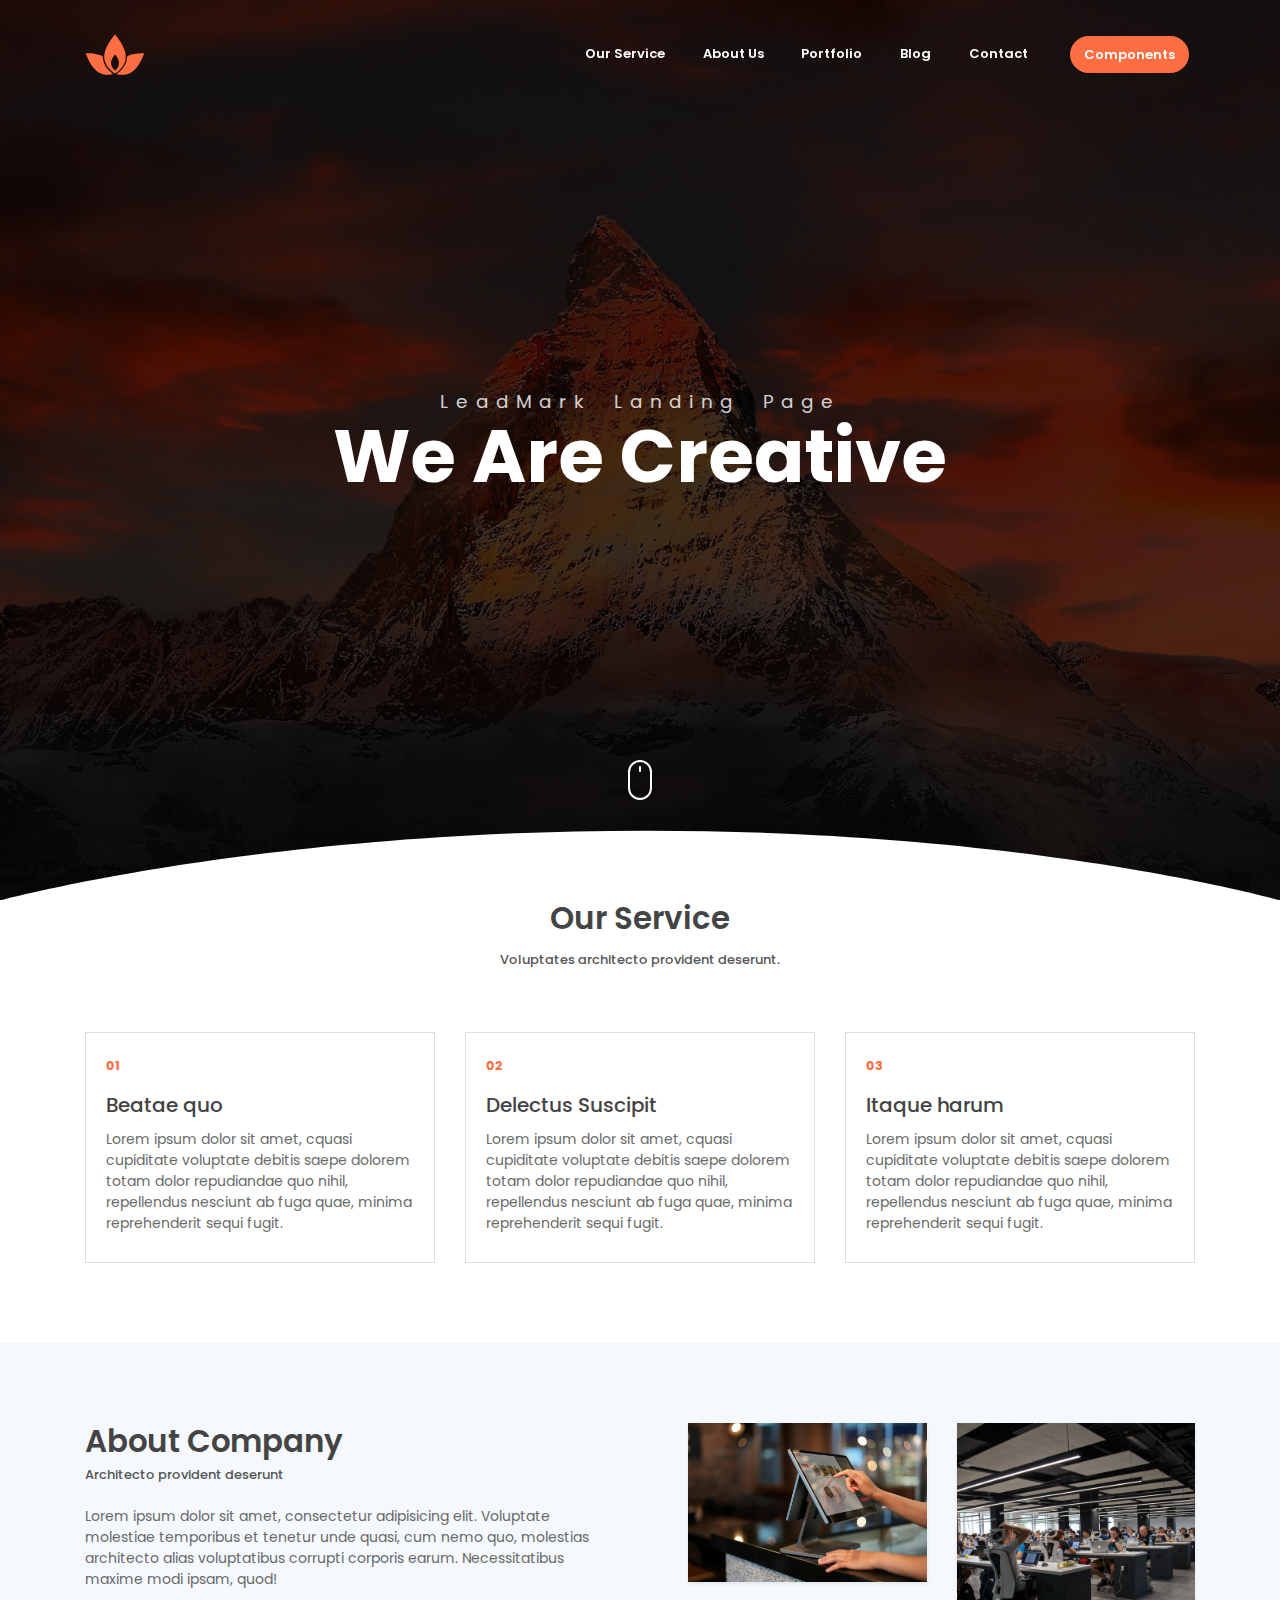
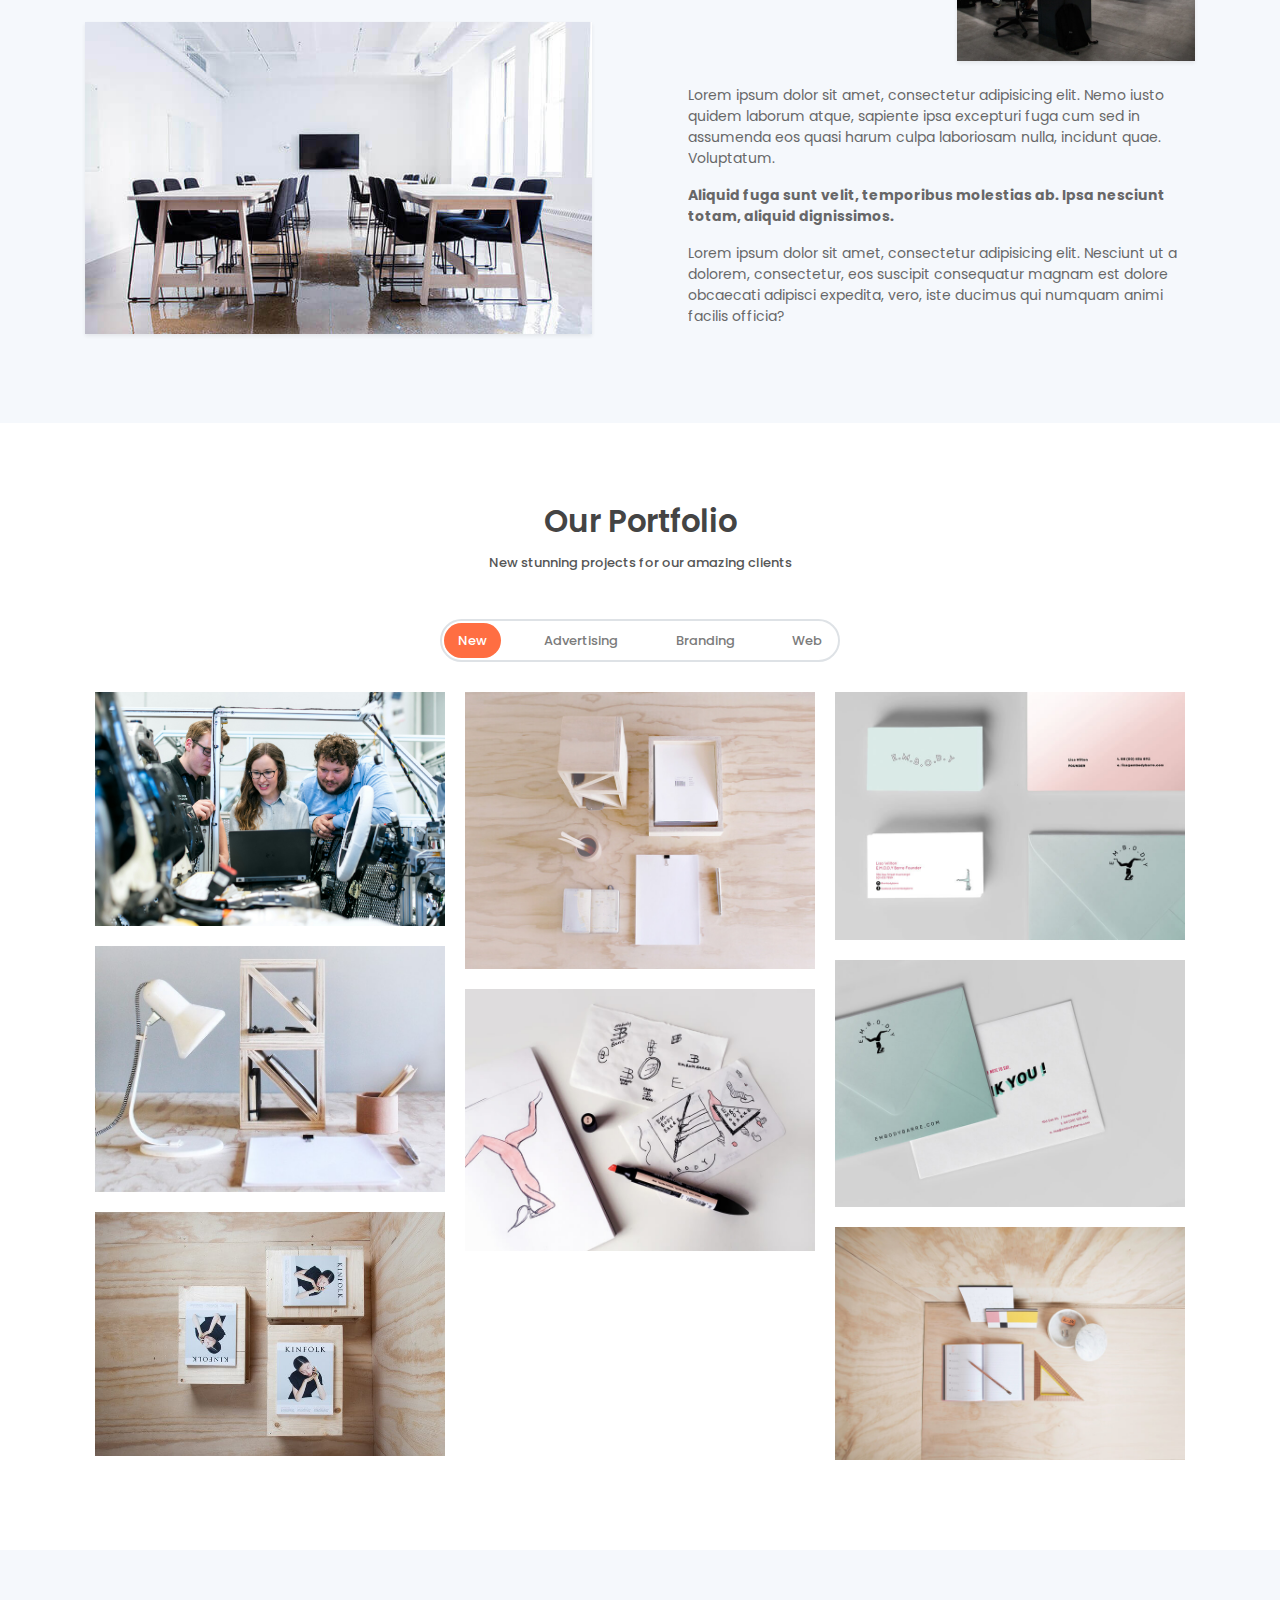
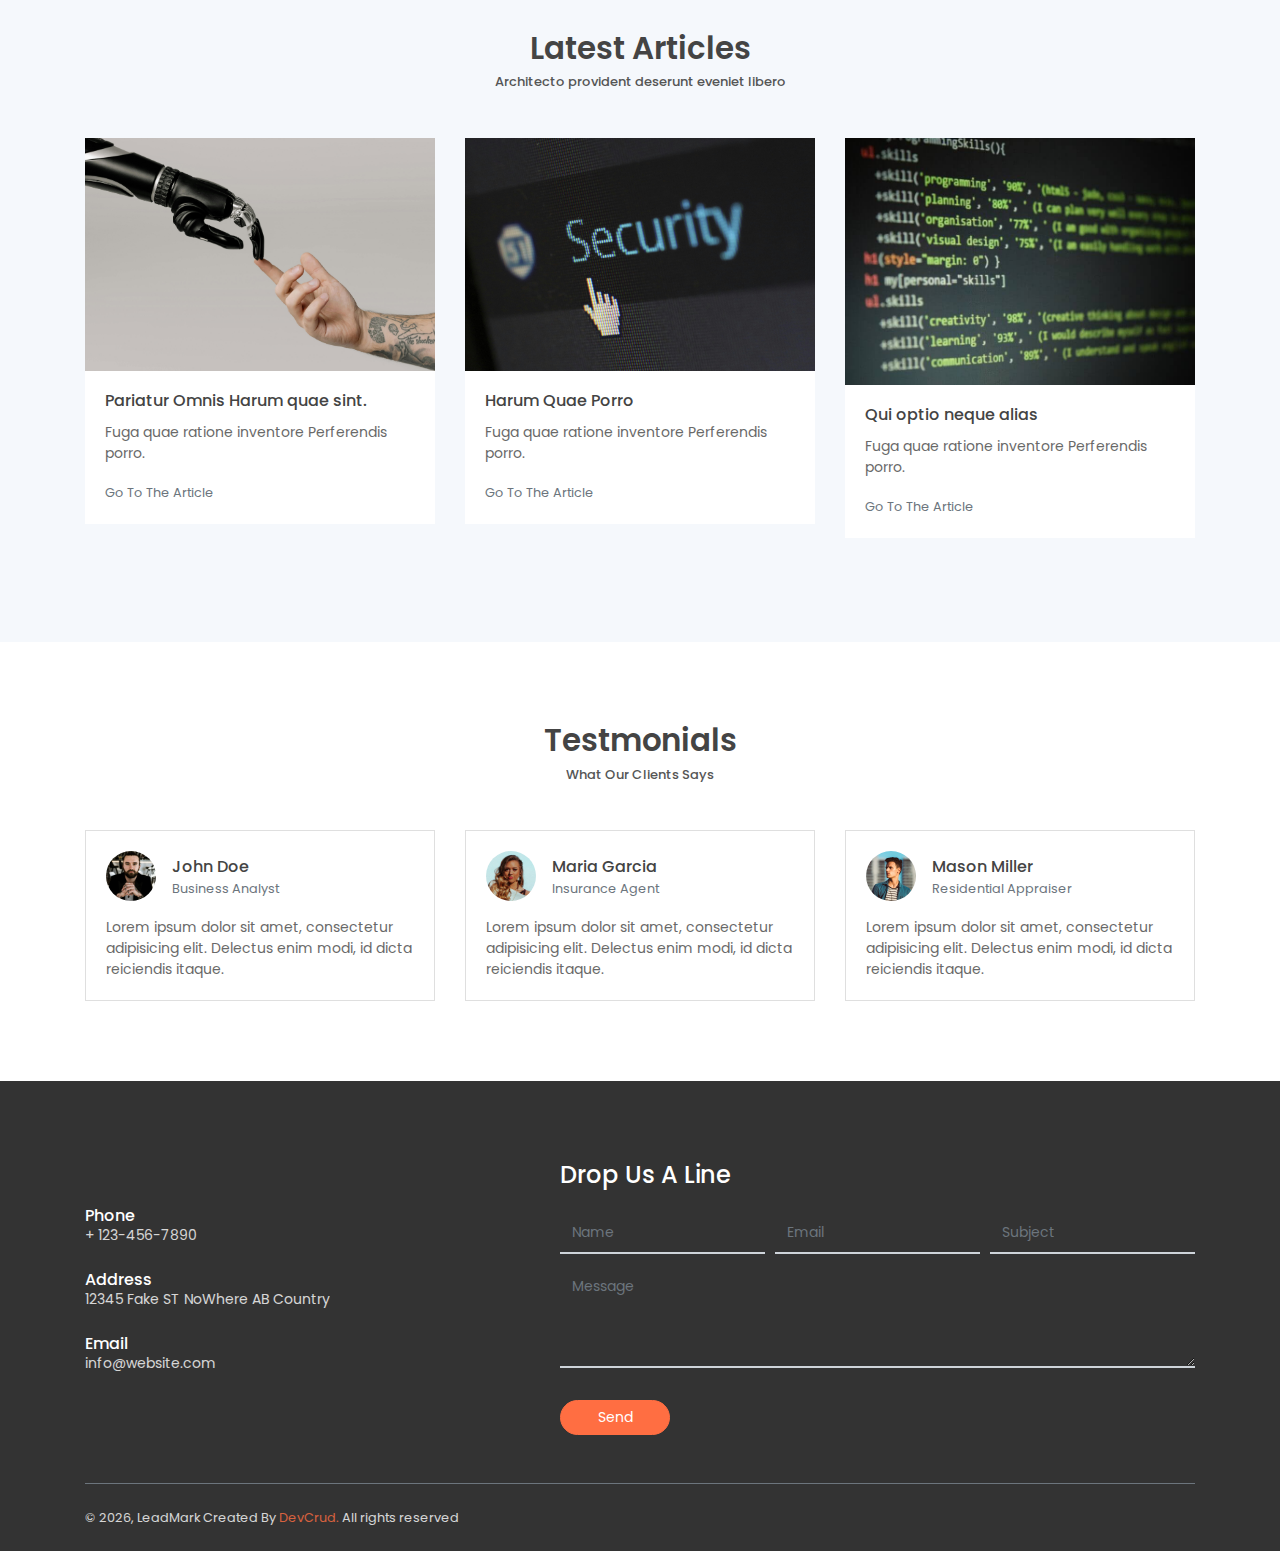
<file: public_html/index.html>
<!DOCTYPE html>
<html lang="en">
<head>
	<meta charset="utf-8">
    <meta name="viewport" content="width=device-width, initial-scale=1, shrink-to-fit=no">
    <meta name="description" content="Start your development with LeadMark landing page.">
    <meta name="author" content="Devcrud">
    <title>LeadMark Landing page | Free Bootstrap 4.3.x landing page</title>
    <!-- font icons -->
    <link rel="stylesheet" href="assets/vendors/themify-icons/css/themify-icons.css">
    <!-- Bootstrap + LeadMark main styles -->
	<link rel="stylesheet" href="assets/css/leadmark.css">
</head>
<body data-spy="scroll" data-target=".navbar" data-offset="40" id="home">

    <!-- page Navigation -->
    <nav class="navbar custom-navbar navbar-expand-md navbar-light fixed-top" data-spy="affix" data-offset-top="10">
        <div class="container">
            <a class="navbar-brand" href="#">
                <img src="assets/imgs/logo.svg" alt="">
            </a>
            <button class="navbar-toggler ml-auto" type="button" data-toggle="collapse" data-target="#navbarSupportedContent" aria-controls="navbarSupportedContent" aria-expanded="false" aria-label="Toggle navigation">
                <span class="navbar-toggler-icon"></span>
            </button>
            <div class="collapse navbar-collapse" id="navbarSupportedContent">
                <ul class="navbar-nav ml-auto">                     
                    <li class="nav-item">
                        <a class="nav-link" href="#service">Our Service</a>
                    </li>
                    <li class="nav-item">
                        <a class="nav-link" href="#about">About Us</a>
                    </li>
                    <li class="nav-item">
                        <a class="nav-link" href="#portfolio">Portfolio</a>
                    </li>
                    <li class="nav-item">
                        <a class="nav-link" href="#blog">Blog</a>
                    </li>
                    <li class="nav-item">
                        <a class="nav-link" href="#contact">Contact</a>
                    </li>
                    <li class="nav-item">
                        <a href="components.html" class="ml-4 nav-link btn btn-primary btn-sm rounded">Components</a>
                    </li>
                </ul>
            </div>
        </div>
    </nav>
    <!-- End Of Second Navigation -->

    <!-- Page Header -->
    <header class="header">
        <div class="overlay">
            <h1 class="subtitle">LeadMark Landing Page</h1>
            <h1 class="title">We Are Creative</h1>  
        </div>  
        <div class="shape">
            <svg viewBox="0 0 1500 200">
                <path d="m 0,240 h 1500.4828 v -71.92164 c 0,0 -286.2763,-81.79324 -743.19024,-81.79324 C 300.37862,86.28512 0,168.07836 0,168.07836 Z"/>
            </svg>
        </div>  
        <div class="mouse-icon"><div class="wheel"></div></div>
    </header>
    <!-- End Of Page Header -->

    <!-- Service Section -->
    <section  id="service" class="section pt-0">
        <div class="container">
            <h6 class="section-title text-center">Our Service</h6>
            <h6 class="section-subtitle text-center mb-5 pb-3">Voluptates architecto provident deserunt.</h6>

            <div class="row">
                <div class="col-md-4">
                    <div class="card mb-4 mb-md-0">
                        <div class="card-body">
                            <small class="text-primary font-weight-bold">01</small>
                            <h5 class="card-title mt-3"> Beatae quo <h5>
                            <p class="mb-0">Lorem ipsum dolor sit amet, cquasi cupiditate voluptate debitis saepe dolorem totam dolor repudiandae quo nihil, repellendus nesciunt ab fuga quae, minima reprehenderit sequi fugit.</p>
                        </div>
                    </div>
                </div>
                <div class="col-md-4">
                    <div class="card mb-4 mb-md-0">
                        <div class="card-body">
                            <small class="text-primary font-weight-bold">02</small>
                            <h5 class="card-title mt-3">Delectus Suscipit<h5>
                            <p class="mb-0">Lorem ipsum dolor sit amet, cquasi cupiditate voluptate debitis saepe dolorem totam dolor repudiandae quo nihil, repellendus nesciunt ab fuga quae, minima reprehenderit sequi fugit.</p>
                        </div>
                    </div>
                </div>
                <div class="col-md-4">
                    <div class="card mb-4 mb-md-0">
                        <div class="card-body">
                            <small class="text-primary font-weight-bold">03</small>
                            <h5 class="card-title mt-3">Itaque harum<h5>
                            <p class="mb-0">Lorem ipsum dolor sit amet, cquasi cupiditate voluptate debitis saepe dolorem totam dolor repudiandae quo nihil, repellendus nesciunt ab fuga quae, minima reprehenderit sequi fugit.</p>
                        </div>
                    </div>
                </div>              
            </div>
        </div>
    </section>
    <!-- End OF Service Section -->

    <!-- About Section -->
    <section class="section" id="about">
        <div class="container">
            <div class="row justify-content-between">
                <div class="col-md-6 pr-md-5 mb-4 mb-md-0">
                    <h6 class="section-title mb-0">About Company</h6>
                    <h6 class="section-subtitle mb-4">Architecto provident deserunt</h6>
                    <p >Lorem ipsum dolor sit amet, consectetur adipisicing elit. Voluptate molestiae temporibus et tenetur unde quasi, cum nemo quo, molestias architecto alias voluptatibus corrupti corporis earum. Necessitatibus maxime modi ipsam, quod!</p>
                    <img src="assets/imgs/about.jpg" alt="" class="w-100 mt-3 shadow-sm">
                </div>
                <div class="col-md-6 pl-md-5">
                    <div class="row">
                        <div class="col-6">
                            <img src="assets/imgs/about-1.jpg" alt="" class="w-100 shadow-sm">
                        </div>
                        <div class="col-6">
                            <img src="assets/imgs/about-2.jpg" alt="" class="w-100 shadow-sm">
                        </div>
                        <div class="col-12 mt-4">
                            <p>Lorem ipsum dolor sit amet, consectetur adipisicing elit. Nemo iusto quidem laborum atque, sapiente ipsa excepturi fuga cum sed in assumenda eos quasi harum culpa laboriosam nulla, incidunt quae. Voluptatum.</p>
                            <p><b>Aliquid fuga sunt velit, temporibus molestias ab. Ipsa nesciunt totam, aliquid dignissimos.</b><br>
                            </p>
                            <p>Lorem ipsum dolor sit amet, consectetur adipisicing elit. Nesciunt ut a dolorem, consectetur, eos suscipit consequatur magnam est dolore obcaecati adipisci expedita, vero, iste ducimus qui numquam animi facilis officia?</p>
                        </div>
                    </div>
                </div>
            </div>              
        </div>
    </section>
    <!-- End OF About Section -->

    <!-- Portfolio Section -->
    <section id="portfolio" class="section portfolio-section">
        <div class="container">
            <h6 class="section-title text-center">Our Portfolio</h6>
            <h6 class="section-subtitle mb-5 text-center">New stunning projects for our amazing clients</h6>
            <div class="filters">
                <a href="#" data-filter=".new" class="active">
                    New
                </a>
                <a href="#" data-filter=".advertising">
                    Advertising
                </a>
                <a href="#" data-filter=".branding">
                    Branding
                </a>
                <a href="#" data-filter=".web">
                    Web
                </a>
            </div>
            <div class="portfolio-container"> 
                <div class="col-md-6 col-lg-4 web new">
                    <div class="portfolio-item">
                        <img src="assets/imgs/web-1.jpg" class="img-fluid" alt="Download free bootstrap 4 admin dashboard, free boootstrap 4 templates">
                        <div class="content-holder">
                            <a class="img-popup" href="assets/imgs/web-1.jpg"></a>
                            <div class="text-holder">
                                <h6 class="title">WEB</h6>
                                <p class="subtitle">Expedita corporis doloremque velit in totam!</p>
                            </div>
                        </div>   
                    </div>             
                </div>
                <div class="col-md-6 col-lg-4 web new">
                    <div class="portfolio-item">
                        <img src="assets/imgs/web-2.jpg" class="img-fluid" alt="Download free bootstrap 4 admin dashboard, free boootstrap 4 templates">
                        <div class="content-holder">
                            <a class="img-popup" href="assets/imgs/web-2.jpg"></a>
                            <div class="text-holder">
                                <h6 class="title">WEB</h6>
                                <p class="subtitle">Expedita corporis doloremque velit in totam!</p>
                            </div>
                        </div> 
                    </div>                         
                </div>
                <div class="col-md-6 col-lg-4 advertising new">
                    <div class="portfolio-item">
                        <img src="assets/imgs/advertising-2.jpg" class="img-fluid" alt="Download free bootstrap 4 admin dashboard, free boootstrap 4 templates">                         
                        <div class="content-holder">
                            <a class="img-popup" href="assets/imgs/advertising-2.jpg"></a>
                            <div class="text-holder">
                                <h6 class="title">ADVERSTISING</h6>
                                <p class="subtitle">Expedita corporis doloremque velit in totam!</p>
                            </div>
                        </div>    
                    </div>              
                </div> 
                <div class="col-md-6 col-lg-4 web">
                    <div class="portfolio-item">
                        <img src="assets/imgs/web-4.jpg" class="img-fluid" alt="Download free bootstrap 4 admin dashboard, free boootstrap 4 templates">
                        <div class="content-holder">
                            <a class="img-popup" href="assets/imgs/web-4.jpg"></a>
                            <div class="text-holder">
                                <h6 class="title">WEB</h6>
                                <p class="subtitle">Expedita corporis doloremque velit in totam!</p>
                            </div>
                        </div>
                    </div>                                                     
                </div>

                <div class="col-md-6 col-lg-4 advertising"> 
                    <div class="portfolio-item">
                        <img src="assets/imgs/advertising-1.jpg" class="img-fluid" alt="Download free bootstrap 4 admin dashboard, free boootstrap 4 templates">                               
                        <div class="content-holder">
                            <a class="img-popup" href="assets/imgs/advertising-1.jpg"></a>
                            <div class="text-holder">
                                <h6 class="title">ADVERSITING</h6>
                                <p class="subtitle">Expedita corporis doloremque velit in totam!</p>
                            </div>
                        </div>
                    </div>                                                       
                </div> 
                <div class="col-md-6 col-lg-4 web new">
                    <div class="portfolio-item">
                        <img src="assets/imgs/web-3.jpg" class="img-fluid" alt="Download free bootstrap 4 admin dashboard, free boootstrap 4 templates">  
                       <div class="content-holder">
                            <a class="img-popup" href="assets/imgs/web-3.jpg"></a>
                            <div class="text-holder">
                                <h6 class="title">WEB</h6>
                                <p class="subtitle">Expedita corporis doloremque velit in totam!</p>
                            </div>
                        </div>
                    </div>                                                     
                </div>
                <div class="col-md-6 col-lg-4 advertising new">
                    <div class="portfolio-item">
                        <img src="assets/imgs/advertising-3.jpg" class="img-fluid" alt="Download free bootstrap 4 admin dashboard, free boootstrap 4 templates">       
                       <div class="content-holder">
                            <a class="img-popup" href="assets/imgs/advertising-3.jpg"></a>
                            <div class="text-holder">
                                <h6 class="title">ADVERSITING</h6>
                                <p class="subtitle">Expedita corporis doloremque velit in totam!</p>
                            </div>
                        </div>
                    </div>                                                       
                </div> 
                <div class="col-md-6 col-lg-4 advertising new"> 
                    <div class="portfolio-item">
                        <img src="assets/imgs/advertising-4.jpg" class="img-fluid" alt="Download free bootstrap 4 admin dashboard, free boootstrap 4 templates">            
                        <div class="content-holder">
                            <a class="img-popup" href="assets/imgs/advertising-4.jpg"></a>
                            <div class="text-holder">
                                <h6 class="title">ADVERTISING</h6>
                                <p class="subtitle">Expedita corporis doloremque velit in totam!</p>
                            </div>
                        </div>
                    </div>
                            
                </div> 
                <div class="col-md-6 col-lg-4 branding new">
                    <div class="portfolio-item">
                        <img src="assets/imgs/branding-1.jpg" class="img-fluid" alt="Download free bootstrap 4 admin dashboard, free boootstrap 4 templates">                        
                        <div class="content-holder">
                            <a class="img-popup" href="assets/imgs/branding-1.jpg"></a>
                            <div class="text-holder">
                                <h6 class="title">BRANDING</h6>
                                <p class="subtitle">Expedita corporis doloremque velit in totam!</p>
                            </div>
                        </div> 
                    </div>
                </div> 
                <div class="col-md-6 col-lg-4 branding">
                    <div class="portfolio-item">
                        <img src="assets/imgs/branding-2.jpg" class="img-fluid" alt="Download free bootstrap 4 admin dashboard, free boootstrap 4 templates">  
                        <div class="content-holder">
                            <a class="img-popup" href="assets/imgs/branding-2.jpg"></a>
                            <div class="text-holder">
                                <h6 class="title">BRANDING</h6>
                                <p class="subtitle">Expedita corporis doloremque velit in totam!</p>
                            </div>
                        </div>
                    </div>                                                     
                </div> 
                <div class="col-md-6 col-lg-4 branding new">
                    <div class="portfolio-item">
                        <img src="assets/imgs/branding-3.jpg" class="img-fluid" alt="Download free bootstrap 4 admin dashboard, free boootstrap 4 templates">   
                        <div class="content-holder">
                            <a class="img-popup" href="assets/imgs/branding-3.jpg"></a>
                            <div class="text-holder">
                                <h6 class="title">BRANDING</h6>
                                <p class="subtitle">Expedita corporis doloremque velit in totam!</p>
                            </div>
                        </div>
                    </div>                                                    
                </div> 
                <div class="col-md-6 col-lg-4 branding">
                    <div class="portfolio-item">
                        <img src="assets/imgs/branding-4.jpg" class="img-fluid" alt="Download free bootstrap 4 admin dashboard, free boootstrap 4 templates">                      
                        <div class="content-holder">
                            <a class="img-popup" href="assets/imgs/branding-4.jpg"></a>
                            <div class="text-holder">
                                <h6 class="title">BRANDING</h6>
                                <p class="subtitle">Expedita corporis doloremque velit in totam!</p>
                            </div>
                        </div>
                    </div>                                                      
                </div> 
                <div class="col-md-6 col-lg-4 branding">
                    <div class="portfolio-item">
                        <img src="assets/imgs/branding-5.jpg" class="img-fluid" alt="Download free bootstrap 4 admin dashboard, free boootstrap 4 templates">          
                        <div class="content-holder">
                            <a class="img-popup" href="assets/imgs/branding-5.jpg"></a>
                            <div class="text-holder">
                                <h6 class="title">BRANDING</h6>
                                <p class="subtitle">Expedita corporis doloremque velit in totam!</p>
                            </div>
                        </div>
                    </div>                                                   
                </div>
            </div>   
        </div>            
    </section>
    <!-- End of portfolio section -->

    <!-- Blog Section -->
    <section class="section" id="blog">
        <div class="container">
            <h6 class="section-title mb-0 text-center">Latest Articles</h6>
            <h6 class="section-subtitle mb-5 text-center">Architecto provident deserunt eveniet libero</h6>

            <div class="row">
                <div class="col-md-4">
                    <div class="card border-0 mb-4">
                        <img src="assets/imgs/blog-1.jpg" alt="" class="card-img-top w-100">
                        <div class="card-body">                         
                            <h6 class="card-title">Pariatur Omnis Harum quae sint.</h6>
                            <p>Fuga quae ratione inventore Perferendis porro.</p>
                            <a href="javascript:void(0)" class="small text-muted">Go To The Article</a>
                        </div>
                    </div>
                </div>
                <div class="col-md-4">
                    <div class="card border-0 mb-4">
                        <img src="assets/imgs/blog-2.jpg" alt="" class="card-img-top w-100">
                        <div class="card-body">                         
                            <h6 class="card-title"> Harum Quae Porro</h5>
                            <p>Fuga quae ratione inventore Perferendis porro.</p>
                            <a href="javascript:void(0)" class="small text-muted">Go To The Article</a>
                        </div>
                    </div>
                </div>
                <div class="col-md-4">
                    <div class="card border-0 mb-4">
                        <img src="assets/imgs/blog-3.jpg" alt="" class="card-img-top w-100">
                        <div class="card-body">                         
                            <h6 class="card-title">Qui optio neque alias</h6>
                            <p>Fuga quae ratione inventore Perferendis porro.</p>
                            <a href="javascript:void(0)" class="small text-muted">Go To The Article</a>
                        </div>
                    </div>
                </div>
            </div>
        </div>
    </section>
    <!-- End of Blog Section -->

    <!-- Testmonial Section -->
    <section class="section" id="testmonial">
        <div class="container">
            <h6 class="section-title text-center mb-0">Testmonials</h6>
            <h6 class="section-subtitle mb-5 text-center">What Our Clients Says</h6>
            <div class="row">
                <div class="col-md-4 my-3 my-md-0">
                    <div class="card">
                        <div class="card-body">
                            <div class="media align-items-center mb-3">
                                <img class="mr-3" src="assets/imgs/avatar.jpg" alt="">
                                <div class="media-body">
                                    <h6 class="mt-1 mb-0">John Doe</h6>
                                    <small class="text-muted mb-0">Business Analyst</small>     
                                </div>
                            </div>
                            <p class="mb-0">Lorem ipsum dolor sit amet, consectetur adipisicing elit. Delectus enim modi, id dicta reiciendis itaque.</p>
                        </div>
                    </div>
                </div>
                <div class="col-md-4 my-3 my-md-0">
                    <div class="card">
                        <div class="card-body">
                            <div class="media align-items-center mb-3">
                                <img class="mr-3" src="assets/imgs/avatar-1.jpg" alt="">
                                <div class="media-body">
                                    <h6 class="mt-1 mb-0">Maria Garcia</h6>
                                    <small class="text-muted mb-0">Insurance Agent</small>      
                                </div>
                            </div>
                            <p class="mb-0">Lorem ipsum dolor sit amet, consectetur adipisicing elit. Delectus enim modi, id dicta reiciendis itaque.</p>
                        </div>
                    </div>
                </div>
                <div class="col-md-4 my-3 my-md-0">
                    <div class="card">
                        <div class="card-body">
                            <div class="media align-items-center mb-3">
                                <img class="mr-3" src="assets/imgs/avatar-2.jpg" alt="">
                                <div class="media-body">
                                    <h6 class="mt-1 mb-0">Mason Miller</h6>
                                    <small class="text-muted mb-0">Residential Appraiser</small>        
                                </div>
                            </div>
                            <p class="mb-0">Lorem ipsum dolor sit amet, consectetur adipisicing elit. Delectus enim modi, id dicta reiciendis itaque.</p>
                        </div>
                    </div>
                </div>
            </div>
        </div>
    </section>
    <!-- End of Testmonial Section -->

    <!-- Contact Section -->
    <section id="contact" class="section has-img-bg pb-0">
        <div class="container">
            <div class="row align-items-center">
                <div class="col-md-5 my-3">
                    <h6 class="mb-0">Phone</h6>
                    <p class="mb-4">+ 123-456-7890</p>

                    <h6 class="mb-0">Address</h6>
                    <p class="mb-4">12345 Fake ST NoWhere AB Country</p>

                    <h6 class="mb-0">Email</h6>
                    <p class="mb-0">info@website.com</p>
                    <p></p>
                </div>
                <div class="col-md-7">
                    <form>
                        <h4 class="mb-4">Drop Us A Line</h4>
                        <div class="form-row">
                            <div class="form-group col-sm-4">
                                <input type="text" class="form-control text-white rounded-0 bg-transparent" name="name" placeholder="Name">
                            </div>
                            <div class="form-group col-sm-4">
                                <input type="email" class="form-control text-white rounded-0 bg-transparent" name="Email" placeholder="Email">
                            </div>
                            <div class="form-group col-sm-4">
                                <input type="text" class="form-control text-white rounded-0 bg-transparent" name="subject" placeholder="Subject">
                            </div>
                            <div class="form-group col-12">
                                <textarea name="message" id="" cols="30" rows="4" class="form-control text-white rounded-0 bg-transparent" placeholder="Message"></textarea>

                            </div>
                            <div class="form-group col-12 mb-0">
                                <button type="submit" class="btn btn-primary rounded w-md mt-3">Send</button>
                            </div>                          
                        </div>                          
                    </form>
                </div>
            </div>
            <!-- Page Footer -->
            <footer class="mt-5 py-4 border-top border-secondary">
                <p class="mb-0 small">&copy; <script>document.write(new Date().getFullYear())</script>, LeadMark Created By <a href="https://www.devcrud.com" target="_blank">DevCrud.</a>  All rights reserved </p>     
            </footer>
            <!-- End of Page Footer -->  
        </div>
    </section>
	
	<!-- core  -->
    <script src="assets/vendors/jquery/jquery-3.4.1.js"></script>
    <script src="assets/vendors/bootstrap/bootstrap.bundle.js"></script>

    <!-- bootstrap 3 affix -->
	<script src="assets/vendors/bootstrap/bootstrap.affix.js"></script>

    <!-- Isotope -->
    <script src="assets/vendors/isotope/isotope.pkgd.js"></script>

    <!-- LeadMark js -->
    <script src="assets/js/leadmark.js"></script>

</body>
</html>
</file>
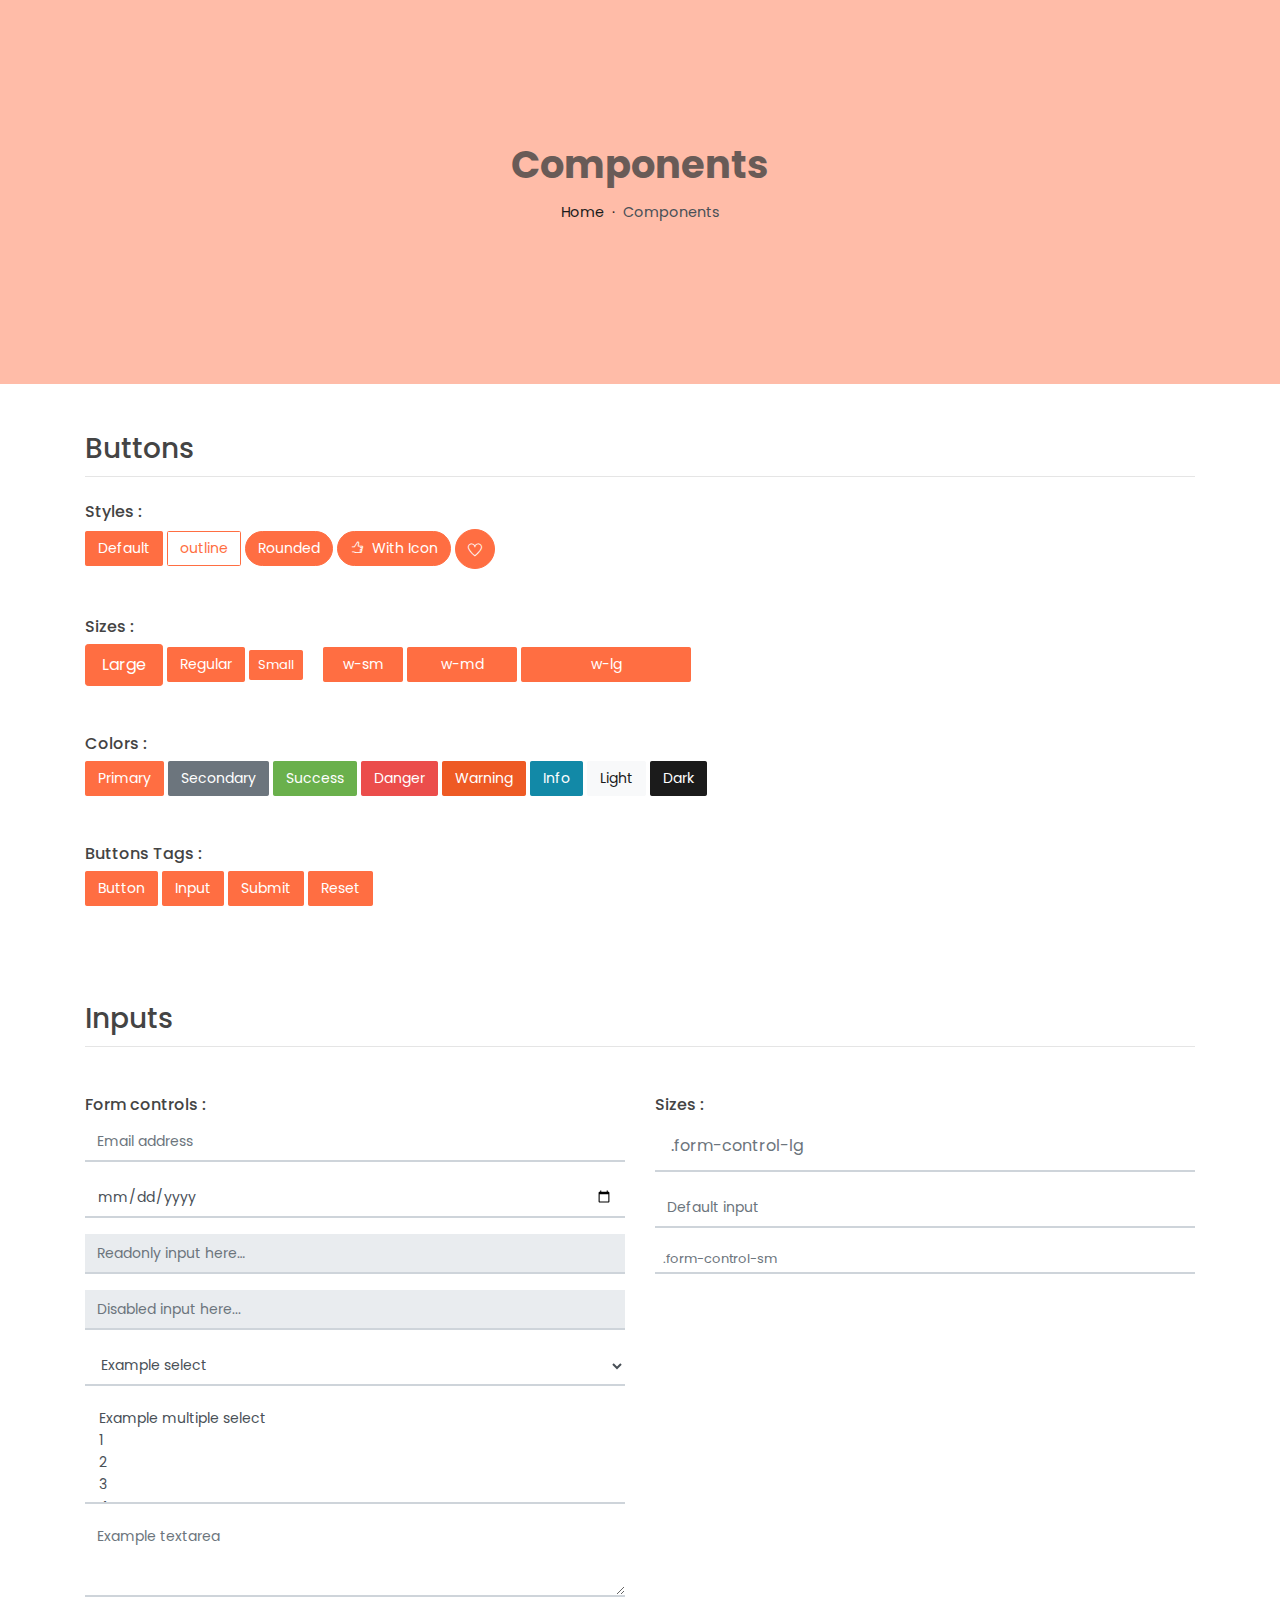
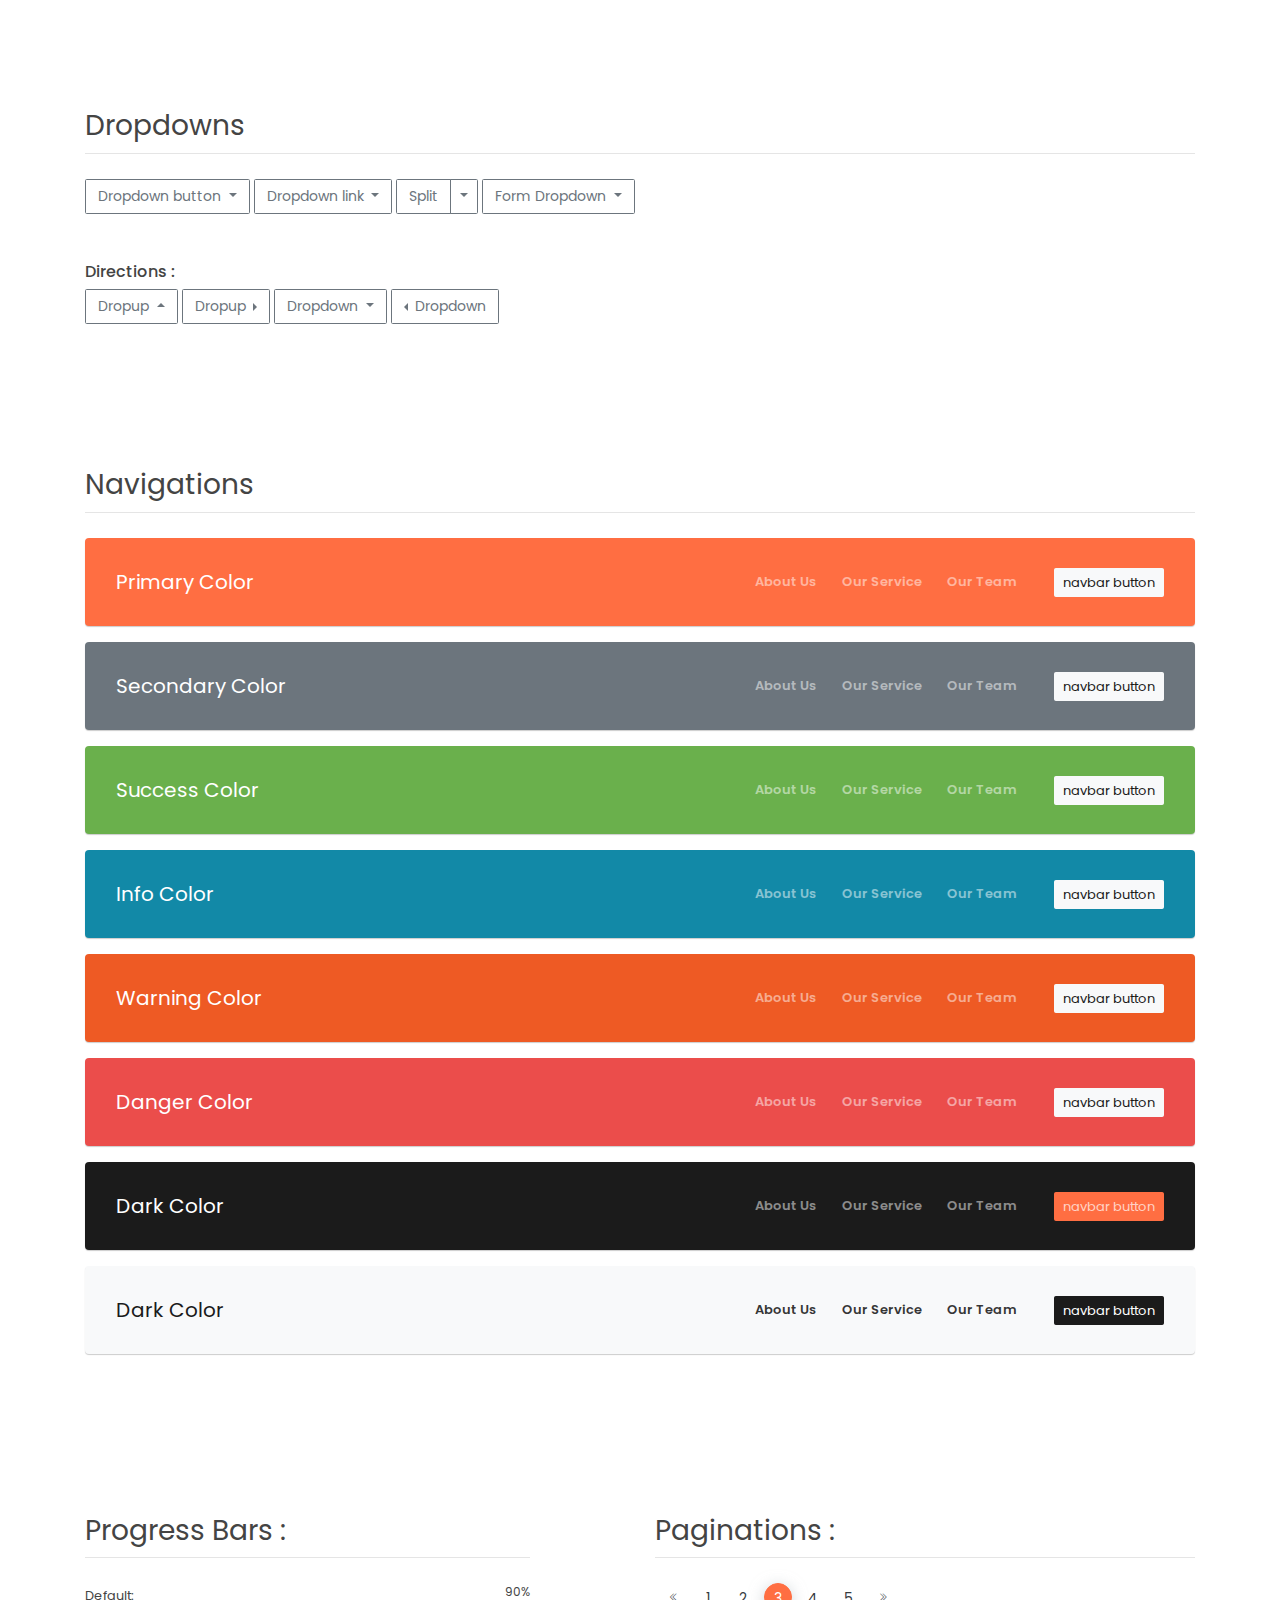
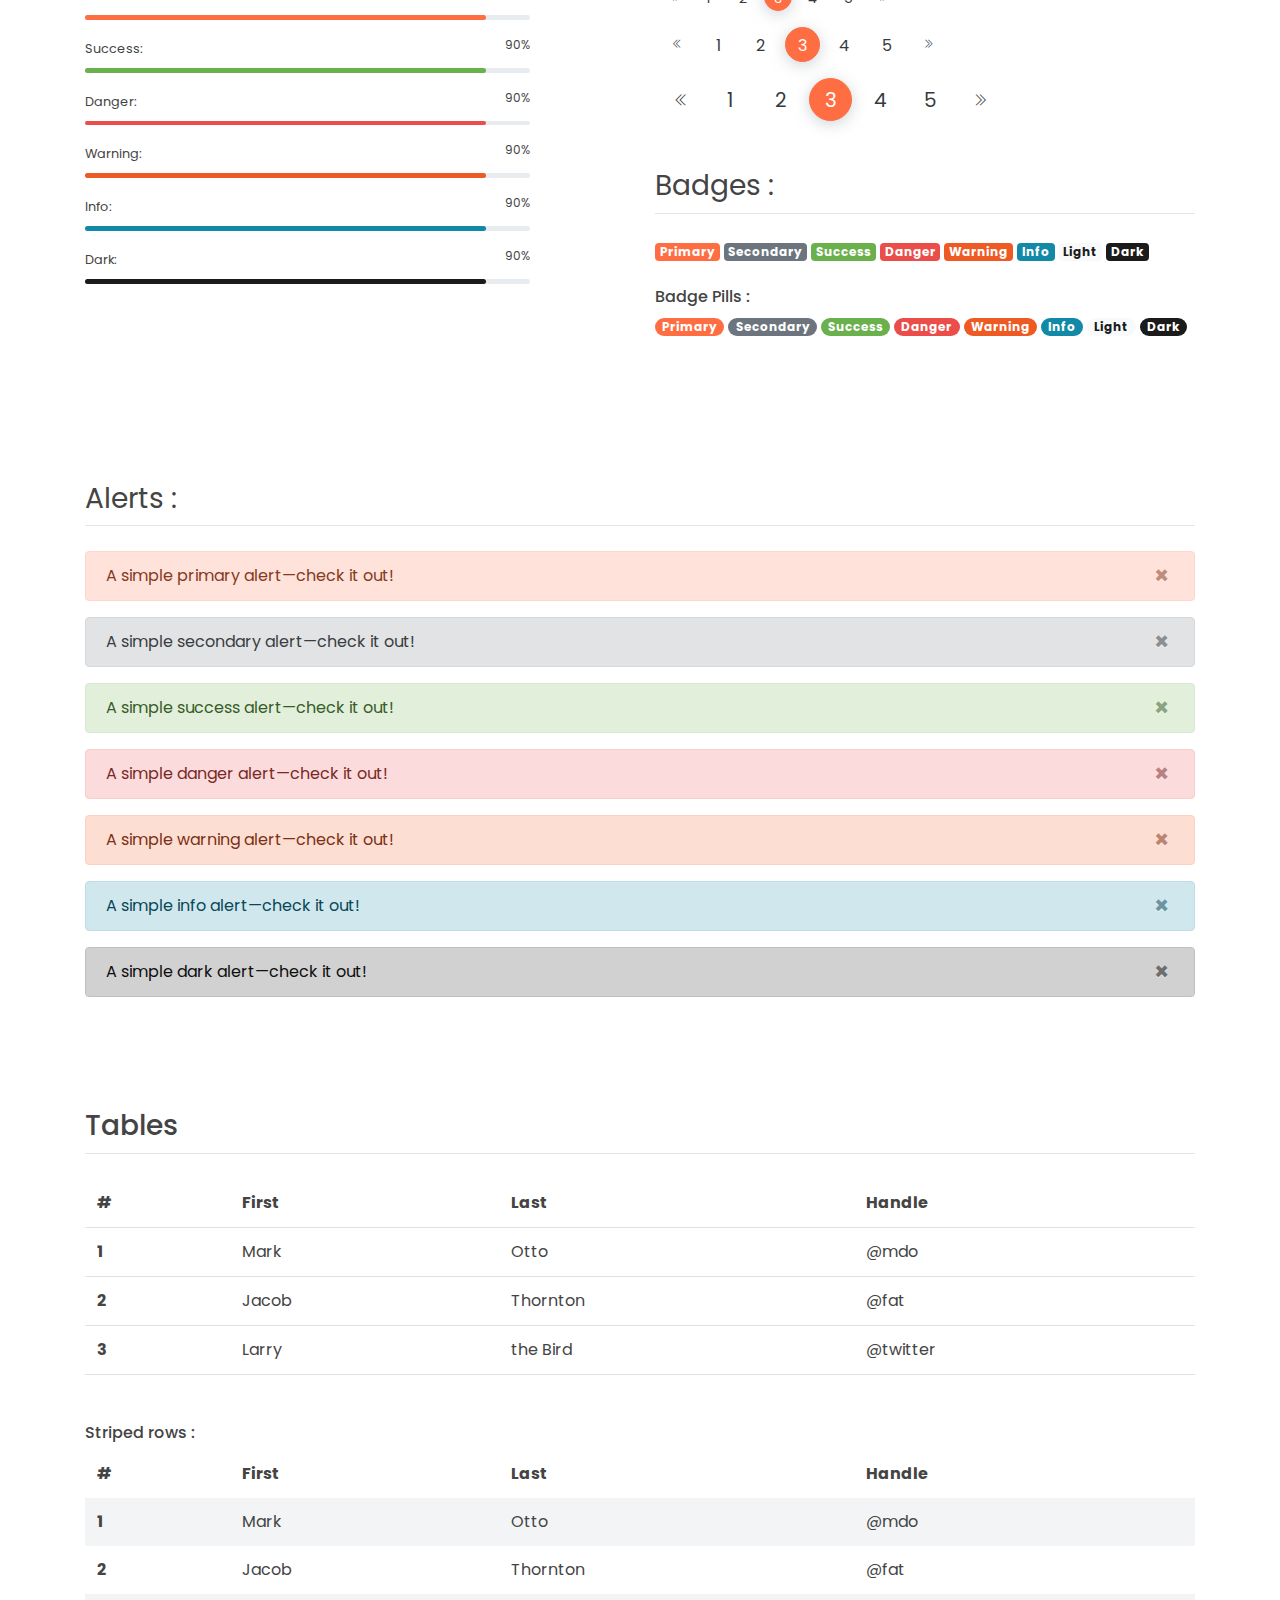
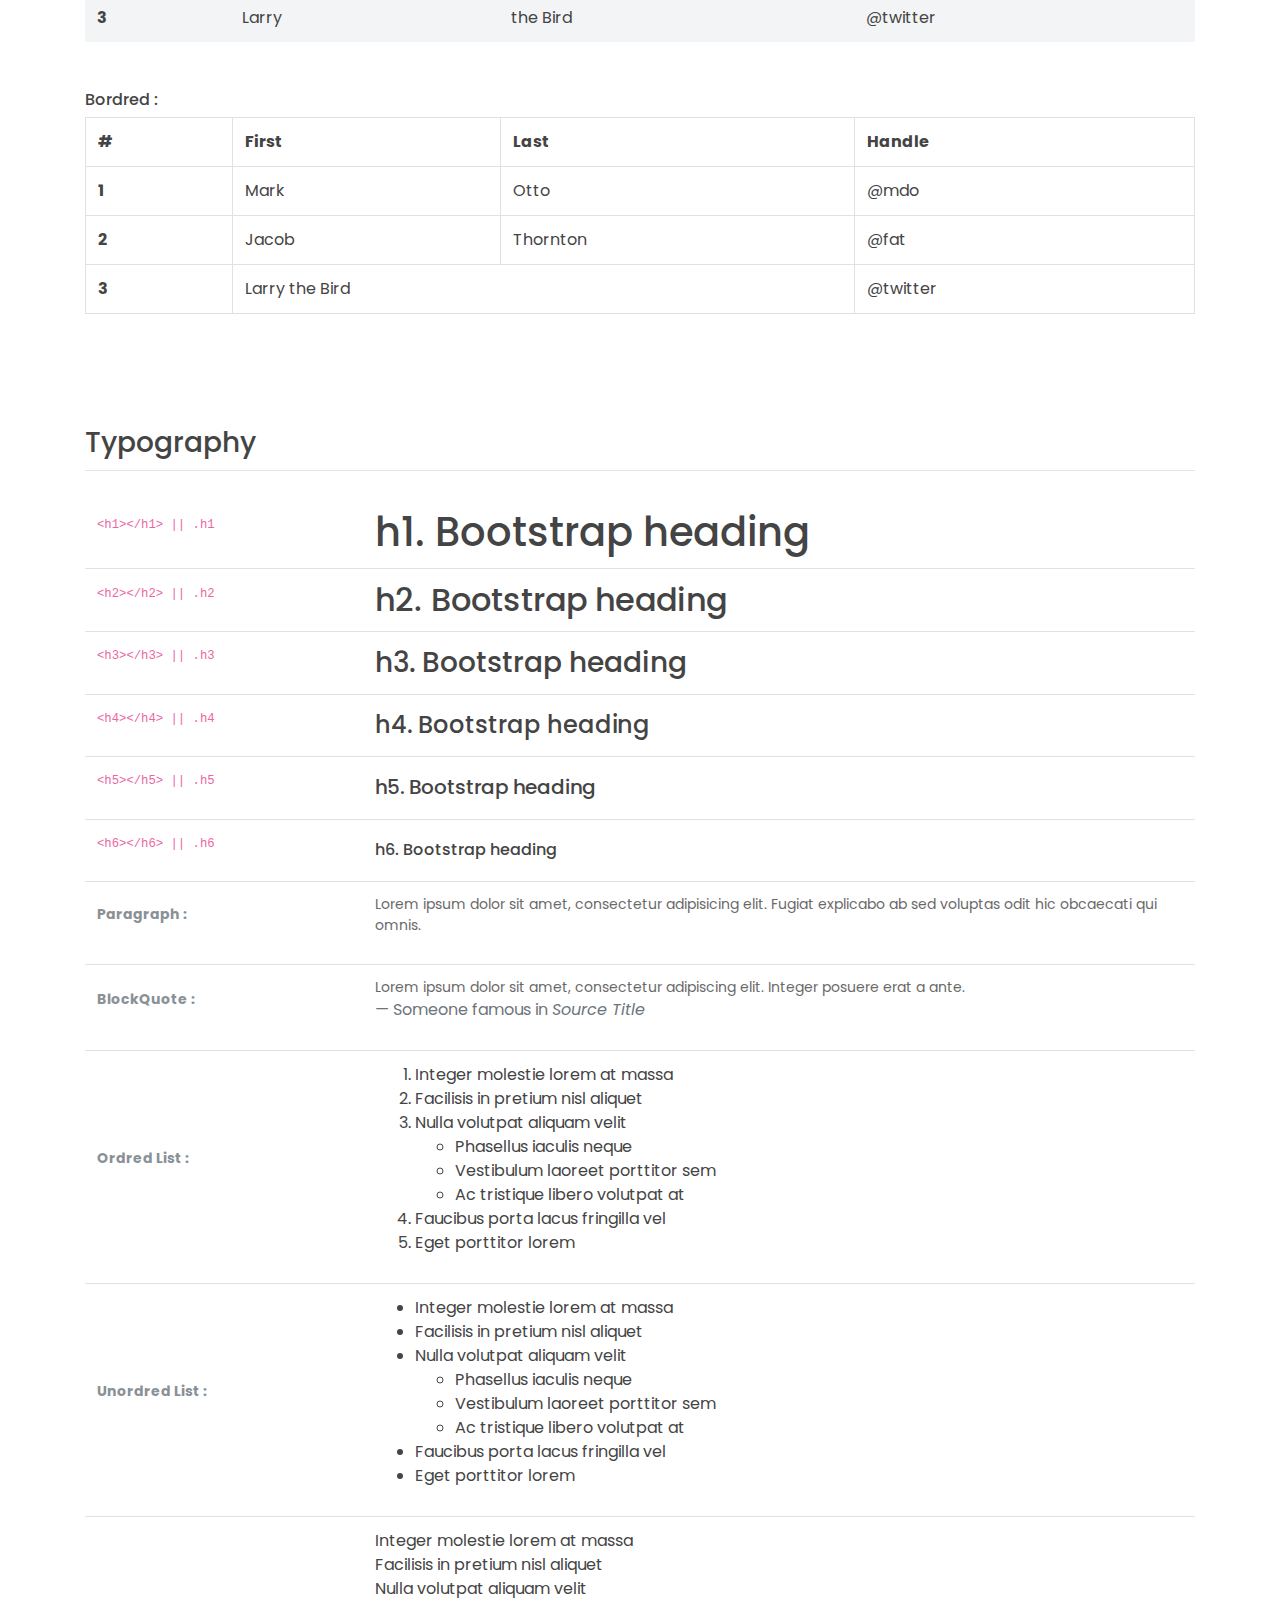
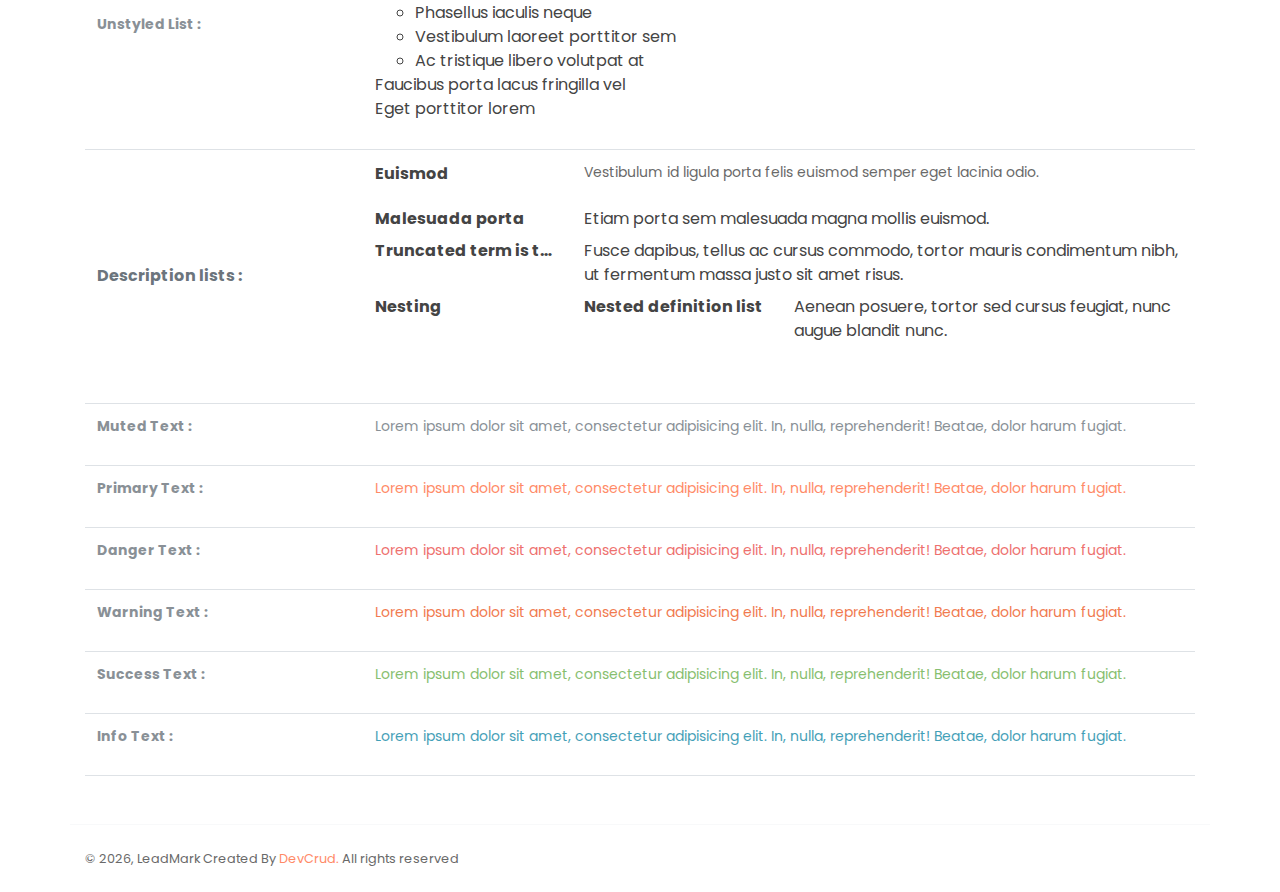
<file: public_html/components.html>
<!DOCTYPE html>
<html lang="en">
<head>
   <meta charset="utf-8">
    <meta name="viewport" content="width=device-width, initial-scale=1, shrink-to-fit=no">
    <meta name="description" content="Start your development with LeadMark landing page.">
    <meta name="author" content="Devcrud">
    <title>LeadMark Landing page | Components</title>
   <!-- font icons -->
   <link rel="stylesheet" href="assets/vendors/themify-icons/css/themify-icons.css">
   <!-- Bootstrap + Steller  -->
   <link rel="stylesheet" href="assets/css/leadmark.css">
</head>
<body>

   <!-- Page Header -->
   <header class="header header-mini"> 
      <div class="header-title">Components</div> 
      <nav aria-label="breadcrumb">
         <ol class="breadcrumb">
            <li class="breadcrumb-item"><a href="/">Home</a></li>
            <li class="breadcrumb-item active" aria-current="page">Components</li>
         </ol>
      </nav>
   </header> <!-- End Of Page Header -->

   <!-- main content -->
   <div class="container">

      <!-- Buttons -->
      <h3 class="mt-5">Buttons</h3>
      <hr>
      <h6 class="section-secondary-title">Styles :</h6>
      <button class="btn btn-primary">Default</button>
      <button class="btn btn-outline-primary">outline</button>
      <button class="btn btn-primary rounded">Rounded</button>
      <button class="btn btn-primary rounded"><i class="ti-thumb-up pr-1"></i> With Icon</button>
      <button class="btn btn-primary circle"><i class="ti-heart"></i></button>

      <h6 class="section-secondary-title mt-5">Sizes :</h6>
      <button class="btn btn-primary btn-lg">Large</button>
      <button class="btn btn-primary ">Regular</button>
      <button class="btn btn-primary btn-sm">Small</button>
      <button class="btn btn-primary w-sm ml-3">w-sm</button>
      <button class="btn btn-primary w-md">w-md</button>
      <button class="btn btn-primary w-lg">w-lg</button>

      <h6 class="section-secondary-title mt-5">Colors :</h6>          
      <button type="button" class="btn btn-primary">Primary</button>
      <button type="button" class="btn btn-secondary">Secondary</button>
      <button type="button" class="btn btn-success">Success</button>
      <button type="button" class="btn btn-danger">Danger</button>
      <button type="button" class="btn btn-warning">Warning</button>
      <button type="button" class="btn btn-info">Info</button>
      <button type="button" class="btn btn-light">Light</button>
      <button type="button" class="btn btn-dark">Dark</button>

      <h6 class="section-secondary-title mt-5">Buttons Tags :</h6>
      <button class="btn btn-primary" type="submit">Button</button>
      <input class="btn btn-primary" type="button" value="Input">
      <input class="btn btn-primary" type="submit" value="Submit">
      <input class="btn btn-primary" type="reset" value="Reset">
      
      <!-- devider -->
      <div class="py-5"></div>

      <!-- Inputs -->
      <h3>Inputs</h3>
      <hr>
      <div class="row mt-5">
         <div class="col-md-6">
            <h6 class="section-secondary-title">Form controls :</h6>        
            <div class="form-group">
               <input type="email" class="form-control" id="exampleFormControlInput1" placeholder="Email address">
            </div>
            <div class="form-group">
               <input type="date" class="form-control" id="exampleFormControlInput1" placeholder="Date">
            </div>
            <div class="form-group">
               <input class="form-control" type="text" placeholder="Readonly input here…" readonly>
            </div>
            <div class="form-group">
               <input class="form-control" id="disabledInput" type="text" placeholder="Disabled input here..." disabled>
            </div>
            <div class="form-group">
               <select class="form-control" id="exampleFormControlSelect1">
                  <option>Example select</option>
                  <option>1</option>
                  <option>2</option>
                  <option>3</option>
                  <option>4</option>
                  <option>5</option>
               </select>
            </div>
            <div class="form-group">
               <select multiple class="form-control" id="exampleFormControlSelect2">
                  <option>Example multiple select</option>
                  <option>1</option>
                  <option>2</option>
                  <option>3</option>
                  <option>4</option>
                  <option>5</option>
               </select>
            </div>
            <div class="form-group">
               <textarea class="form-control" id="exampleFormControlTextarea1" rows="3" placeholder="Example textarea"></textarea>
            </div>
         </div>
         <div class="col-md-6">
            <h6 class="section-secondary-title">Sizes :</h6>    
            <div class="form-group">
               <input class="form-control form-control-lg" type="text" placeholder=".form-control-lg">             
            </div>
            <div class="form-group">
               <input class="form-control" type="text" placeholder="Default input">
            </div>
            <div class="form-group">
               <input class="form-control form-control-sm" type="text" placeholder=".form-control-sm"> 
            </div>
         </div>
      </div> <!-- end of inputs -->   

      <!-- devider -->
      <div class="py-5"></div>             

      <!-- Dropdowns -->
      <h3 class="components-section-title font-weight-normal">Dropdowns</h3>
      <hr>
      <div class="dropdown d-inline-block">
         <button class="btn btn-outline-secondary dropdown-toggle" type="button" id="dropdownMenuButton" data-toggle="dropdown" aria-haspopup="true" aria-expanded="false">
         Dropdown button
         </button>
         <div class="dropdown-menu" aria-labelledby="dropdownMenuButton">
         <a class="dropdown-item" href="#">Action</a>
         <a class="dropdown-item" href="#">Another action</a>
         <a class="dropdown-item" href="#">Something else here</a>
         </div>
      </div>
      <div class="dropdown d-inline-block">
         <a class="btn btn-outline-secondary dropdown-toggle" href="#" role="button" id="dropdownMenuLink" data-toggle="dropdown" aria-haspopup="true" aria-expanded="false">
            Dropdown link
         </a>
         <div class="dropdown-menu" aria-labelledby="dropdownMenuLink">
            <a class="dropdown-item" href="#">Action</a>
            <a class="dropdown-item" href="#">Another action</a>
            <a class="dropdown-item" href="#">Something else here</a>
         </div>
      </div>
      <div class="btn-group">
         <button type="button" class="btn btn-outline-secondary">Split</button>
         <button type="button" class="btn btn-outline-secondary dropdown-toggle dropdown-toggle-split" data-toggle="dropdown" aria-haspopup="true" aria-expanded="false">
         <span class="sr-only">Toggle Dropdown</span>
         </button>
         <div class="dropdown-menu">
            <a class="dropdown-item" href="#">Action</a>
            <a class="dropdown-item" href="#">Another action</a>
            <a class="dropdown-item" href="#">Something else here</a>
            <div class="dropdown-divider"></div>
            <a class="dropdown-item" href="#">Separated link</a>
         </div>
      </div>
      <div class="btn-group">
         <button class="btn btn-outline-secondary dropdown-toggle" type="button" id="dropdownMenuButton" data-toggle="dropdown" aria-haspopup="true" aria-expanded="false">
            Form Dropdown
         </button>
         <div class="dropdown-menu form">
            <form class="px-4 py-3">
               <div class="form-group">
                  <input type="email" class="form-control" id="exampleDropdownFormEmail1" placeholder="email@example.com">
               </div>
               <div class="form-group">
                  <input type="password" class="form-control" id="exampleDropdownFormPassword1" placeholder="Password">
               </div>
               <div class="form-check mb-3">
                  <input type="checkbox" class="form-check-input" id="dropdownCheck">
                  <label class="form-check-label" for="dropdownCheck">
                     Remember me
                  </label>
               </div>
               <button type="submit" class="btn btn-primary btn-block">Sign in</button>
            </form>
            <div class="dropdown-divider"></div>
            <a class="dropdown-item" href="#"><small>New around here? Sign up</small></a>
            <a class="dropdown-item" href="#"><small>Forgot password?</small></a>
         </div>
      </div>       
      <h6 class="section-secondary-title mt-5">Directions :</h6>  
      <div class="btn-group dropup">
         <button type="button" class="btn btn-outline-secondary dropdown-toggle" data-toggle="dropdown" aria-haspopup="true" aria-expanded="false">
            Dropup
         </button>
         <div class="dropdown-menu">
            <a class="dropdown-item" href="#">Action</a>
            <a class="dropdown-item" href="#">Another action</a>
            <a class="dropdown-item" href="#">Something else here</a>
            <div class="dropdown-divider"></div>
            <a class="dropdown-item" href="#">Separated link</a>
         </div>
      </div>
      <div class="btn-group dropright">
         <button type="button" class="btn btn-outline-secondary dropdown-toggle" data-toggle="dropdown" aria-haspopup="true" aria-expanded="false">
            Dropup
         </button>
         <div class="dropdown-menu">
            <a class="dropdown-item" href="#">Action</a>
            <a class="dropdown-item" href="#">Another action</a>
            <a class="dropdown-item" href="#">Something else here</a>
            <div class="dropdown-divider"></div>
            <a class="dropdown-item" href="#">Separated link</a>
         </div>
      </div>
      <div class="btn-group">
         <button type="button" class="btn btn-outline-secondary dropdown-toggle" data-toggle="dropdown" aria-haspopup="true" aria-expanded="false">
            Dropdown
         </button>
         <div class="dropdown-menu">
            <a class="dropdown-item" href="#">Action</a>
            <a class="dropdown-item" href="#">Another action</a>
            <a class="dropdown-item" href="#">Something else here</a>
            <div class="dropdown-divider"></div>
            <a class="dropdown-item" href="#">Separated link</a>
         </div>
      </div>
      <div class="btn-group dropleft">
         <button type="button" class="btn btn-outline-secondary dropdown-toggle" data-toggle="dropdown" aria-haspopup="true" aria-expanded="false">
            Dropdown
         </button>
         <div class="dropdown-menu">
            <a class="dropdown-item" href="#">Action</a>
            <a class="dropdown-item" href="#">Another action</a>
            <a class="dropdown-item" href="#">Something else here</a>
            <div class="dropdown-divider"></div>
            <a class="dropdown-item" href="#">Separated link</a>
         </div>
      </div> <!-- end of Dropdowns -->  

      <!-- devider -->
      <div class="py-5"></div>   

      <!-- navbars -->
      <h3 class="components-section-title font-weight-normal mt-5">Navigations</h3>
      <hr>
      <nav class="navbar navbar-expand-sm navbar-dark bg-primary rounded shadow mb-3">
         <div class="container">
            <a class="navbar-brand" href="#">Primary Color</a>
            <button class="navbar-toggler ml-auto" type="button" data-toggle="collapse" data-target="#navbarSupportedContent" aria-controls="navbarSupportedContent" aria-expanded="false" aria-label="Toggle navigation">
            <span class="navbar-toggler-icon"></span>
            </button>
            <div class="collapse navbar-collapse" id="navbarSupportedContent">
               <ul class="navbar-nav ml-auto"> 
                  <li class="nav-item">
                     <a class="nav-link" href="#about">About Us</a>
                  </li>
                  <li class="nav-item">
                     <a class="nav-link" href="#service">Our Service</a>
                  </li>
                  <li class="nav-item">
                     <a class="nav-link" href="#team">Our Team</a>
                  </li>
                  <li class="nav-item">
                     <a href="#book-table" class="ml-4 mt-1 btn btn-light btn-sm">navbar button</a>
                  </li>
               </ul>                       
            </div>
         </div>
      </nav>
      <nav class="navbar navbar-expand-sm navbar-dark bg-secondary rounded shadow mb-3">
         <div class="container">
            <a class="navbar-brand" href="#">Secondary Color</a>
            <button class="navbar-toggler ml-auto" type="button" data-toggle="collapse" data-target="#navbarSupportedContent" aria-controls="navbarSupportedContent" aria-expanded="false" aria-label="Toggle navigation">
            <span class="navbar-toggler-icon"></span>
            </button>
            <div class="collapse navbar-collapse" id="navbarSupportedContent">
               <ul class="navbar-nav ml-auto"> 
                  <li class="nav-item">
                     <a class="nav-link" href="#about">About Us</a>
                  </li>
                  <li class="nav-item">
                     <a class="nav-link" href="#service">Our Service</a>
                  </li>
                  <li class="nav-item">
                     <a class="nav-link" href="#team">Our Team</a>
                  </li>
                  <li class="nav-item">
                     <a href="#book-table" class="ml-4 mt-1 btn btn-light btn-sm">navbar button</a>
                  </li>
               </ul>                       
            </div>
         </div>
      </nav>
      <nav class="navbar navbar-expand-sm navbar-dark bg-success rounded shadow mb-3">
         <div class="container">
            <a class="navbar-brand" href="#">Success Color</a>
            <button class="navbar-toggler ml-auto" type="button" data-toggle="collapse" data-target="#navbarSupportedContent" aria-controls="navbarSupportedContent" aria-expanded="false" aria-label="Toggle navigation">
            <span class="navbar-toggler-icon"></span>
            </button>
            <div class="collapse navbar-collapse" id="navbarSupportedContent">
               <ul class="navbar-nav ml-auto"> 
                  <li class="nav-item">
                     <a class="nav-link" href="#about">About Us</a>
                  </li>
                  <li class="nav-item">
                     <a class="nav-link" href="#service">Our Service</a>
                  </li>
                  <li class="nav-item">
                     <a class="nav-link" href="#team">Our Team</a>
                  </li>
                  <li class="nav-item">
                     <a href="#book-table" class="ml-4 mt-1 btn btn-light btn-sm">navbar button</a>
                  </li>
               </ul>                       
            </div>
         </div>
      </nav>
      <nav class="navbar navbar-expand-sm navbar-dark bg-info rounded shadow mb-3">
         <div class="container">
            <a class="navbar-brand" href="#">Info Color</a>
            <button class="navbar-toggler ml-auto" type="button" data-toggle="collapse" data-target="#navbarSupportedContent" aria-controls="navbarSupportedContent" aria-expanded="false" aria-label="Toggle navigation">
            <span class="navbar-toggler-icon"></span>
            </button>
            <div class="collapse navbar-collapse" id="navbarSupportedContent">
               <ul class="navbar-nav ml-auto"> 
                  <li class="nav-item">
                     <a class="nav-link" href="#about">About Us</a>
                  </li>
                  <li class="nav-item">
                     <a class="nav-link" href="#service">Our Service</a>
                  </li>
                  <li class="nav-item">
                     <a class="nav-link" href="#team">Our Team</a>
                  </li>
                  <li class="nav-item">
                     <a href="#book-table" class="ml-4 mt-1 btn btn-light btn-sm">navbar button</a>
                  </li>
               </ul>                       
            </div>
         </div>
      </nav>
      <nav class="navbar navbar-expand-sm navbar-dark bg-warning rounded shadow mb-3">
         <div class="container">
            <a class="navbar-brand" href="#">Warning Color</a>
            <button class="navbar-toggler ml-auto" type="button" data-toggle="collapse" data-target="#navbarSupportedContent" aria-controls="navbarSupportedContent" aria-expanded="false" aria-label="Toggle navigation">
            <span class="navbar-toggler-icon"></span>
            </button>
            <div class="collapse navbar-collapse" id="navbarSupportedContent">
               <ul class="navbar-nav ml-auto"> 
                  <li class="nav-item">
                     <a class="nav-link" href="#about">About Us</a>
                  </li>
                  <li class="nav-item">
                     <a class="nav-link" href="#service">Our Service</a>
                  </li>
                  <li class="nav-item">
                     <a class="nav-link" href="#team">Our Team</a>
                  </li>
                  <li class="nav-item">
                     <a href="#book-table" class="ml-4 mt-1 btn btn-light btn-sm">navbar button</a>
                  </li>
               </ul>                       
            </div>
         </div>
      </nav>
      <nav class="navbar navbar-expand-sm navbar-dark bg-danger rounded shadow mb-3">
         <div class="container">
            <a class="navbar-brand" href="#">Danger Color</a>
            <button class="navbar-toggler ml-auto" type="button" data-toggle="collapse" data-target="#navbarSupportedContent" aria-controls="navbarSupportedContent" aria-expanded="false" aria-label="Toggle navigation">
            <span class="navbar-toggler-icon"></span>
            </button>
            <div class="collapse navbar-collapse" id="navbarSupportedContent">
               <ul class="navbar-nav ml-auto"> 
                  <li class="nav-item">
                     <a class="nav-link" href="#about">About Us</a>
                  </li>
                  <li class="nav-item">
                     <a class="nav-link" href="#service">Our Service</a>
                  </li>
                  <li class="nav-item">
                     <a class="nav-link" href="#team">Our Team</a>
                  </li>
                  <li class="nav-item">
                     <a href="#book-table" class="ml-4 mt-1 btn btn-light btn-sm">navbar button</a>
                  </li>
               </ul>                       
            </div>
         </div>
      </nav>
      <nav class="navbar navbar-expand-sm navbar-dark bg-dark rounded shadow mb-3">
         <div class="container">
            <a class="navbar-brand" href="#">Dark Color</a>
            <button class="navbar-toggler ml-auto" type="button" data-toggle="collapse" data-target="#navbarSupportedContent" aria-controls="navbarSupportedContent" aria-expanded="false" aria-label="Toggle navigation">
            <span class="navbar-toggler-icon"></span>
            </button>
            <div class="collapse navbar-collapse" id="navbarSupportedContent">
               <ul class="navbar-nav ml-auto"> 
                  <li class="nav-item">
                     <a class="nav-link" href="#about">About Us</a>
                  </li>
                  <li class="nav-item">
                     <a class="nav-link" href="#service">Our Service</a>
                  </li>
                  <li class="nav-item">
                     <a class="nav-link" href="#team">Our Team</a>
                  </li>
                  <li class="nav-item">
                     <a href="#book-table" class="ml-4 mt-1 btn btn-primary btn-sm">navbar button</a>
                  </li>
               </ul>                       
            </div>
         </div>
      </nav>
      <nav class="navbar navbar-expand-sm navbar-light bg-light rounded shadow mb-3">
         <div class="container">
            <a class="navbar-brand" href="#">Dark Color</a>
            <button class="navbar-toggler ml-auto" type="button" data-toggle="collapse" data-target="#navbarSupportedContent" aria-controls="navbarSupportedContent" aria-expanded="false" aria-label="Toggle navigation">
            <span class="navbar-toggler-icon"></span>
            </button>
            <div class="collapse navbar-collapse" id="navbarSupportedContent">
               <ul class="navbar-nav ml-auto"> 
                  <li class="nav-item">
                     <a class="nav-link" href="#about">About Us</a>
                  </li>
                  <li class="nav-item">
                     <a class="nav-link" href="#service">Our Service</a>
                  </li>
                  <li class="nav-item">
                     <a class="nav-link" href="#team">Our Team</a>
                  </li>
                  <li class="nav-item">
                     <a href="#book-table" class="ml-4 mt-1 btn btn-dark btn-sm">navbar button</a>
                  </li>
               </ul>                       
            </div>
         </div>
      </nav>
      <!-- End of navbars -->

      <!-- devider -->
      <div class="py-5"></div>   
      
      <!-- progress bars -->
      <div class="row justify-content-between">
         <div class="col-md-5">
            <h3 class="components-section-title font-weight-normal mt-5">Progress Bars :</h3>
            <hr>
            <small>Default: </small>
            <div class="progress mt-2 mb-3">
               <div class="progress-bar" role="progressbar" style="width: 90%" aria-valuenow="25" aria-valuemin="0" aria-valuemax="100"><span>90%</span></div>
            </div>
            <small>Success:</small>
            <div class="progress mt-2 mb-3">
               <div class="progress-bar bg-success" role="progressbar" style="width: 90%" aria-valuenow="25" aria-valuemin="0" aria-valuemax="100"><span>90%</span></div>
            </div>
            <small>Danger:</small>
            <div class="progress mt-2 mb-3">
               <div class="progress-bar bg-danger" role="progressbar" style="width: 90%" aria-valuenow="25" aria-valuemin="0" aria-valuemax="100"><span>90%</span></div>
            </div>
            <small>Warning:</small>
            <div class="progress mt-2 mb-3">
               <div class="progress-bar bg-warning" role="progressbar" style="width: 90%" aria-valuenow="25" aria-valuemin="0" aria-valuemax="100"><span>90%</span></div>
            </div>
            <small>Info:</small>
            <div class="progress mt-2 mb-3">
               <div class="progress-bar bg-info" role="progressbar" style="width: 90%" aria-valuenow="25" aria-valuemin="0" aria-valuemax="100"><span>90%</span></div>
            </div>
            <small>Dark:</small>
            <div class="progress mt-2 mb-3">
               <div class="progress-bar bg-dark" role="progressbar" style="width: 90%" aria-valuenow="25" aria-valuemin="0" aria-valuemax="100"><span>90%</span></div>
            </div>
         </div>
         <div class="col-md-6">
            <h3 class="components-section-title font-weight-normal mt-5">Paginations :</h3>
            <hr>
            <nav aria-label="Page navigation example">
               <ul class="pagination pagination-sm">
                  <li class="page-item"><a class="page-link" href="#"><i class="ti-angle-double-left"></i></a></li>
                  <li class="page-item"><a class="page-link" href="#">1</a></li>
                  <li class="page-item"><a class="page-link" href="#">2</a></li>
                  <li class="page-item active"><a class="page-link" href="#">3</a></li>
                  <li class="page-item"><a class="page-link" href="#">4</a></li>
                  <li class="page-item"><a class="page-link" href="#">5</a></li>
                  <li class="page-item"><a class="page-link" href="#"><i class="ti-angle-double-right"></i></a></li>
               </ul>
            </nav>
            <nav aria-label="Page navigation example">
               <ul class="pagination">
               <li class="page-item"><a class="page-link" href="#"><i class="ti-angle-double-left"></i></a></li>
                  <li class="page-item"><a class="page-link" href="#">1</a></li>
                  <li class="page-item"><a class="page-link" href="#">2</a></li>
                  <li class="page-item active"><a class="page-link" href="#">3</a></li>
                  <li class="page-item"><a class="page-link" href="#">4</a></li>
                  <li class="page-item"><a class="page-link" href="#">5</a></li>
                  <li class="page-item"><a class="page-link" href="#"><i class="ti-angle-double-right"></i></a></li>
               </ul>
            </nav>
            <nav aria-label="Page navigation example">
               <ul class="pagination pagination-lg">
                  <li class="page-item"><a class="page-link" href="#"><i class="ti-angle-double-left"></i></a></li>
                  <li class="page-item"><a class="page-link" href="#">1</a></li>
                  <li class="page-item"><a class="page-link" href="#">2</a></li>
                  <li class="page-item active"><a class="page-link" href="#">3</a></li>
                  <li class="page-item"><a class="page-link" href="#">4</a></li>
                  <li class="page-item"><a class="page-link" href="#">5</a></li>
                  <li class="page-item"><a class="page-link" href="#"><i class="ti-angle-double-right"></i></a></li>
               </ul>
            </nav>

            <!-- Badges -->
            <h3 class="components-section-title font-weight-normal mt-5">Badges :</h3>
            <hr>
            <span class="badge badge-primary">Primary</span>
            <span class="badge badge-secondary">Secondary</span>
            <span class="badge badge-success">Success</span>
            <span class="badge badge-danger">Danger</span>
            <span class="badge badge-warning">Warning</span>
            <span class="badge badge-info">Info</span>
            <span class="badge badge-light">Light</span>
            <span class="badge badge-dark">Dark</span>
            <h6 class="section-secondary-title mt-4 mb-2">Badge Pills :</h6>
            <span class="badge badge-pill badge-primary">Primary</span>
            <span class="badge badge-pill badge-secondary">Secondary</span>
            <span class="badge badge-pill badge-success">Success</span>
            <span class="badge badge-pill badge-danger">Danger</span>
            <span class="badge badge-pill badge-warning">Warning</span>
            <span class="badge badge-pill badge-info">Info</span>
            <span class="badge badge-pill badge-light">Light</span>
            <span class="badge badge-pill badge-dark">Dark</span>
         </div>
      </div> <!-- End of Progress bars -->

      <!-- devider -->
      <div class="py-5"></div>  

      <!-- Alerts -->
      <h3 class="components-section-title font-weight-normal mt-5">Alerts :</h3>
      <hr>
      <div class="alert alert-primary alert-dismissible fade show" role="alert">
         A simple primary alert—check it out!
         <button type="button" class="close" data-dismiss="alert" aria-label="Close">
            <span aria-hidden="true">&times;</span>
         </button>
      </div>
      <div class="alert alert-secondary alert-dismissible fade show" role="alert">
         A simple secondary alert—check it out!
         <button type="button" class="close" data-dismiss="alert" aria-label="Close">
            <span aria-hidden="true">&times;</span>
         </button>
      </div>
      <div class="alert alert-success alert-dismissible fade show" role="alert">
         A simple success alert—check it out!
         <button type="button" class="close" data-dismiss="alert" aria-label="Close">
            <span aria-hidden="true">&times;</span>
         </button>
      </div>
      <div class="alert alert-danger alert-dismissible fade show" role="alert">
         A simple danger alert—check it out!
         <button type="button" class="close" data-dismiss="alert" aria-label="Close">
            <span aria-hidden="true">&times;</span>
         </button>
      </div>
      <div class="alert alert-warning alert-dismissible fade show" role="alert">
         A simple warning alert—check it out!
         <button type="button" class="close" data-dismiss="alert" aria-label="Close">
            <span aria-hidden="true">&times;</span>
         </button>
      </div>
      <div class="alert alert-info alert-dismissible fade show" role="alert">
         A simple info alert—check it out!
         <button type="button" class="close" data-dismiss="alert" aria-label="Close">
            <span aria-hidden="true">&times;</span>
         </button>
      </div>
      <div class="alert alert-dark alert-dismissible fade show" role="alert">
         A simple dark alert—check it out!
         <button type="button" class="close" data-dismiss="alert" aria-label="Close">
            <span aria-hidden="true">&times;</span>
         </button>
      </div>
      <!-- end of alerts -->

      <!-- devider -->
      <div class="py-5"></div> 
   
      <!-- tables -->
      <h3 class="components-section-title">Tables</h3>
      <hr>
      <table class="table">
         <thead>
            <tr>
               <th scope="col">#</th>
               <th scope="col">First</th>
               <th scope="col">Last</th>
               <th scope="col">Handle</th>
            </tr>
         </thead>
         <tbody>
            <tr>
               <th scope="row">1</th>
               <td>Mark</td>
               <td>Otto</td>
               <td>@mdo</td>
            </tr>
            <tr>
               <th scope="row">2</th>
               <td>Jacob</td>
               <td>Thornton</td>
               <td>@fat</td>
            </tr>
            <tr>
               <th scope="row">3</th>
               <td>Larry</td>
               <td>the Bird</td>
               <td>@twitter</td>
            </tr>
         </tbody>
      </table>

      <h6 class="section-secondary-title mt-5">Striped rows :</h6>
      <table class="table table-striped">
         <thead>
            <tr>
               <th scope="col">#</th>
               <th scope="col">First</th>
               <th scope="col">Last</th>
               <th scope="col">Handle</th>
            </tr>
         </thead>
         <tbody>
            <tr>
               <th scope="row">1</th>
               <td>Mark</td>
               <td>Otto</td>
               <td>@mdo</td>
            </tr>
            <tr>
               <th scope="row">2</th>
               <td>Jacob</td>
               <td>Thornton</td>
               <td>@fat</td>
            </tr>
            <tr>
               <th scope="row">3</th>
               <td>Larry</td>
               <td>the Bird</td>
               <td>@twitter</td>
            </tr>
         </tbody>
      </table>

      <h6 class="section-secondary-title mt-5">Bordred :</h6>
      <table class="table table-bordered">
         <thead>
            <tr>
               <th scope="col">#</th>
               <th scope="col">First</th>
               <th scope="col">Last</th>
               <th scope="col">Handle</th>
            </tr>
         </thead>
         <tbody>
            <tr>
               <th scope="row">1</th>
               <td>Mark</td>
               <td>Otto</td>
               <td>@mdo</td>
            </tr>
            <tr>
               <th scope="row">2</th>
               <td>Jacob</td>
               <td>Thornton</td>
               <td>@fat</td>
            </tr>
            <tr>
               <th scope="row">3</th>
               <td colspan="2">Larry the Bird</td>
               <td>@twitter</td>
            </tr>
         </tbody>
      </table>
      <!-- end of tables -->

      <!-- devider -->
      <div class="py-5"></div> 

      <!-- typography -->
      <h3 class="components-section-title">Typography</h3>
      <hr>
      <table class="table table-borderless v-align-center">
         <tbody>
            <tr>
               <td>
                  <p><code class="highlighter-rouge">&lt;h1&gt;&lt;/h1&gt; || .h1</code></p>
               </td>
               <td class="w-75"><span class="h1">h1. Bootstrap heading</span></td>
            </tr>
            <tr>
               <td>
                  <p><code class="highlighter-rouge">&lt;h2&gt;&lt;/h2&gt; || .h2</code></p>
               </td>
               <td><span class="h2">h2. Bootstrap heading</span></td>
            </tr>
            <tr>
               <td>
                  <p><code class="highlighter-rouge">&lt;h3&gt;&lt;/h3&gt; || .h3</code></p>
               </td>
               <td><span class="h3">h3. Bootstrap heading</span></td>
            </tr>
            <tr>
               <td>
                  <p><code class="highlighter-rouge">&lt;h4&gt;&lt;/h4&gt; || .h4</code></p>
               </td>
               <td><span class="h4">h4. Bootstrap heading</span></td>
            </tr>
            <tr>
               <td>
                  <p><code class="highlighter-rouge">&lt;h5&gt;&lt;/h5&gt; || .h5</code></p>
               </td>
               <td><span class="h5">h5. Bootstrap heading</span></td>
            </tr>
            <tr>
               <td>
                  <p><code class="highlighter-rouge">&lt;h6&gt;&lt;/h6&gt; || .h6</code></p>
               </td>
               <td><span class="h6">h6. Bootstrap heading</span></td>
            </tr>
            <tr>
               <td>
                  <p class="font-weight-bold text-muted">Paragraph :</p>
               </td>
               <td><p>Lorem ipsum dolor sit amet, consectetur adipisicing elit. Fugiat explicabo ab sed voluptas odit hic obcaecati qui omnis.</p></td>
            </tr>
            <tr>
               <td>
                  <p class="font-weight-bold text-muted">BlockQuote :</p>
               </td>
               <td>
                  <blockquote class="blockquote">
                     <p class="mb-0">Lorem ipsum dolor sit amet, consectetur adipiscing elit. Integer posuere erat a ante.</p>
                     <footer class="blockquote-footer">Someone famous in <cite title="Source Title">Source Title</cite></footer>
                  </blockquote>
               </td>
            </tr>

            <tr>
               <td><p class="font-weight-bold text-muted">Ordred List :</p></td>
               <td>
                  <ol>
                     <li>Integer molestie lorem at massa</li>
                     <li>Facilisis in pretium nisl aliquet</li>
                     <li>Nulla volutpat aliquam velit
                        <ul>
                           <li>Phasellus iaculis neque</li>
                           <li>Vestibulum laoreet porttitor sem</li>
                           <li>Ac tristique libero volutpat at</li>
                        </ul>
                     </li>
                     <li>Faucibus porta lacus fringilla vel</li>
                     <li>Eget porttitor lorem</li>
                  </ol>
               </td>
            </tr>
            <tr>
               <td><p class="font-weight-bold text-muted">Unordred List :</p></td>
               <td>
                  <ul >
                     <li>Integer molestie lorem at massa</li>
                     <li>Facilisis in pretium nisl aliquet</li>
                     <li>Nulla volutpat aliquam velit
                        <ul>
                           <li>Phasellus iaculis neque</li>
                           <li>Vestibulum laoreet porttitor sem</li>
                           <li>Ac tristique libero volutpat at</li>
                        </ul>
                     </li>
                     <li>Faucibus porta lacus fringilla vel</li>
                     <li>Eget porttitor lorem</li>
                  </ul>
               </td>
            </tr>
            <tr>
               <td><p class="font-weight-bold text-muted">Unstyled List :</p></td>
               <td>
                  <ul class="list-unstyled">
                     <li>Integer molestie lorem at massa</li>
                     <li>Facilisis in pretium nisl aliquet</li>
                     <li>Nulla volutpat aliquam velit
                        <ul>
                           <li>Phasellus iaculis neque</li>
                           <li>Vestibulum laoreet porttitor sem</li>
                           <li>Ac tristique libero volutpat at</li>
                        </ul>
                     </li>
                     <li>Faucibus porta lacus fringilla vel</li>
                     <li>Eget porttitor lorem</li>
                  </ul>
               </td>
            </tr>
            <tr>
               <td class="font-weight-bold text-muted">Description lists : </td>
               <td>
                  <dl class="row">
                     <dt class="col-sm-3">Euismod</dt>
                     <dd class="col-sm-9">
                        <p>Vestibulum id ligula porta felis euismod semper eget lacinia odio.</p>
                     </dd>

                     <dt class="col-sm-3">Malesuada porta</dt>
                     <dd class="col-sm-9">Etiam porta sem malesuada magna mollis euismod.</dd>

                     <dt class="col-sm-3 text-truncate">Truncated term is truncated</dt>
                     <dd class="col-sm-9">Fusce dapibus, tellus ac cursus commodo, tortor mauris condimentum nibh, ut fermentum massa justo sit amet risus.</dd>

                     <dt class="col-sm-3">Nesting</dt>
                     <dd class="col-sm-9">
                        <dl class="row">
                           <dt class="col-sm-4">Nested definition list</dt>
                           <dd class="col-sm-8">Aenean posuere, tortor sed cursus feugiat, nunc augue blandit nunc.</dd>
                        </dl>
                     </dd>
                  </dl>
               </td>
            </tr>
            <tr>
               <td>
                  <p class="font-weight-bold text-muted">Muted Text :</p>
               </td>
               <td>
                  <p class="text-muted">Lorem ipsum dolor sit amet, consectetur adipisicing elit. In, nulla, reprehenderit! Beatae, dolor harum fugiat.</p>
               </td>
            </tr>
            <tr>
               <td>
                  <p class="font-weight-bold text-muted">Primary Text :</p>
               </td>
               <td>
                  <p class="text-primary">Lorem ipsum dolor sit amet, consectetur adipisicing elit. In, nulla, reprehenderit! Beatae, dolor harum fugiat.</p>
               </td>
            </tr>
            <tr>
               <td>
                  <p class="font-weight-bold text-muted">Danger Text :</p>
               </td>
               <td>
                  <p class="text-danger">Lorem ipsum dolor sit amet, consectetur adipisicing elit. In, nulla, reprehenderit! Beatae, dolor harum fugiat.</p>
               </td>
            </tr>
            <tr>
               <td>
                  <p class="font-weight-bold text-muted">Warning Text :</p>
               </td>
               <td>
                  <p class="text-warning">Lorem ipsum dolor sit amet, consectetur adipisicing elit. In, nulla, reprehenderit! Beatae, dolor harum fugiat.</p>
               </td>
            </tr>
            <tr>
               <td>
                  <p class="font-weight-bold text-muted">Success Text :</p>
               </td>
               <td>
                  <p class="text-success">Lorem ipsum dolor sit amet, consectetur adipisicing elit. In, nulla, reprehenderit! Beatae, dolor harum fugiat.</p>
               </td>
            </tr>
            <tr>
               <td>
                  <p class="font-weight-bold text-muted">Info Text :</p>
               </td>
               <td>
                  <p class="text-info">Lorem ipsum dolor sit amet, consectetur adipisicing elit. In, nulla, reprehenderit! Beatae, dolor harum fugiat.</p>
               </td>
            </tr>
         </tbody>
      </table>
   </div>
   <!-- end of typography -->

   <!-- Page Footer -->
   <footer class="container mt-5 py-4 border-top border-light">
       <p class="mb-0 small">&copy; <script>document.write(new Date().getFullYear())</script>, LeadMark Created By <a href="https://www.devcrud.com" target="_blank">DevCrud.</a>  All rights reserved </p>     
   </footer>
   <!-- End of Page Footer -->  
   
   <!-- core  -->
   <script src="assets/vendors/jquery/jquery-3.4.1.js"></script>
   <script src="assets/vendors/bootstrap/bootstrap.bundle.js"></script>

</body>
</html>
</file>
<file: public_html/assets/vendors/themify-icons/css/themify-icons.css>
@font-face {
	font-family: 'themify';
	src:url("../fonts/themify.eot?-fvbane");
	src:url("../fonts/themify.eot?#iefix-fvbane") format("embedded-opentype"),
		url("../fonts/themify.woff?-fvbane") format("woff"),
		url("../fonts/themify.ttf?-fvbane") format("truetype"),
		url("../fonts/themify.svg?-fvbane#themify") format("svg");
	font-weight: normal;
	font-style: normal;
}

[class^="ti-"], [class*=" ti-"] {
	font-family: 'themify';
	speak: none;
	font-style: normal;
	font-weight: normal;
	font-variant: normal;
	text-transform: none;
	line-height: 1;

	/* Better Font Rendering =========== */
	-webkit-font-smoothing: antialiased;
	-moz-osx-font-smoothing: grayscale;
}

.ti-wand:before {
	content: "\e600";
}
.ti-volume:before {
	content: "\e601";
}
.ti-user:before {
	content: "\e602";
}
.ti-unlock:before {
	content: "\e603";
}
.ti-unlink:before {
	content: "\e604";
}
.ti-trash:before {
	content: "\e605";
}
.ti-thought:before {
	content: "\e606";
}
.ti-target:before {
	content: "\e607";
}
.ti-tag:before {
	content: "\e608";
}
.ti-tablet:before {
	content: "\e609";
}
.ti-star:before {
	content: "\e60a";
}
.ti-spray:before {
	content: "\e60b";
}
.ti-signal:before {
	content: "\e60c";
}
.ti-shopping-cart:before {
	content: "\e60d";
}
.ti-shopping-cart-full:before {
	content: "\e60e";
}
.ti-settings:before {
	content: "\e60f";
}
.ti-search:before {
	content: "\e610";
}
.ti-zoom-in:before {
	content: "\e611";
}
.ti-zoom-out:before {
	content: "\e612";
}
.ti-cut:before {
	content: "\e613";
}
.ti-ruler:before {
	content: "\e614";
}
.ti-ruler-pencil:before {
	content: "\e615";
}
.ti-ruler-alt:before {
	content: "\e616";
}
.ti-bookmark:before {
	content: "\e617";
}
.ti-bookmark-alt:before {
	content: "\e618";
}
.ti-reload:before {
	content: "\e619";
}
.ti-plus:before {
	content: "\e61a";
}
.ti-pin:before {
	content: "\e61b";
}
.ti-pencil:before {
	content: "\e61c";
}
.ti-pencil-alt:before {
	content: "\e61d";
}
.ti-paint-roller:before {
	content: "\e61e";
}
.ti-paint-bucket:before {
	content: "\e61f";
}
.ti-na:before {
	content: "\e620";
}
.ti-mobile:before {
	content: "\e621";
}
.ti-minus:before {
	content: "\e622";
}
.ti-medall:before {
	content: "\e623";
}
.ti-medall-alt:before {
	content: "\e624";
}
.ti-marker:before {
	content: "\e625";
}
.ti-marker-alt:before {
	content: "\e626";
}
.ti-arrow-up:before {
	content: "\e627";
}
.ti-arrow-right:before {
	content: "\e628";
}
.ti-arrow-left:before {
	content: "\e629";
}
.ti-arrow-down:before {
	content: "\e62a";
}
.ti-lock:before {
	content: "\e62b";
}
.ti-location-arrow:before {
	content: "\e62c";
}
.ti-link:before {
	content: "\e62d";
}
.ti-layout:before {
	content: "\e62e";
}
.ti-layers:before {
	content: "\e62f";
}
.ti-layers-alt:before {
	content: "\e630";
}
.ti-key:before {
	content: "\e631";
}
.ti-import:before {
	content: "\e632";
}
.ti-image:before {
	content: "\e633";
}
.ti-heart:before {
	content: "\e634";
}
.ti-heart-broken:before {
	content: "\e635";
}
.ti-hand-stop:before {
	content: "\e636";
}
.ti-hand-open:before {
	content: "\e637";
}
.ti-hand-drag:before {
	content: "\e638";
}
.ti-folder:before {
	content: "\e639";
}
.ti-flag:before {
	content: "\e63a";
}
.ti-flag-alt:before {
	content: "\e63b";
}
.ti-flag-alt-2:before {
	content: "\e63c";
}
.ti-eye:before {
	content: "\e63d";
}
.ti-export:before {
	content: "\e63e";
}
.ti-exchange-vertical:before {
	content: "\e63f";
}
.ti-desktop:before {
	content: "\e640";
}
.ti-cup:before {
	content: "\e641";
}
.ti-crown:before {
	content: "\e642";
}
.ti-comments:before {
	content: "\e643";
}
.ti-comment:before {
	content: "\e644";
}
.ti-comment-alt:before {
	content: "\e645";
}
.ti-close:before {
	content: "\e646";
}
.ti-clip:before {
	content: "\e647";
}
.ti-angle-up:before {
	content: "\e648";
}
.ti-angle-right:before {
	content: "\e649";
}
.ti-angle-left:before {
	content: "\e64a";
}
.ti-angle-down:before {
	content: "\e64b";
}
.ti-check:before {
	content: "\e64c";
}
.ti-check-box:before {
	content: "\e64d";
}
.ti-camera:before {
	content: "\e64e";
}
.ti-announcement:before {
	content: "\e64f";
}
.ti-brush:before {
	content: "\e650";
}
.ti-briefcase:before {
	content: "\e651";
}
.ti-bolt:before {
	content: "\e652";
}
.ti-bolt-alt:before {
	content: "\e653";
}
.ti-blackboard:before {
	content: "\e654";
}
.ti-bag:before {
	content: "\e655";
}
.ti-move:before {
	content: "\e656";
}
.ti-arrows-vertical:before {
	content: "\e657";
}
.ti-arrows-horizontal:before {
	content: "\e658";
}
.ti-fullscreen:before {
	content: "\e659";
}
.ti-arrow-top-right:before {
	content: "\e65a";
}
.ti-arrow-top-left:before {
	content: "\e65b";
}
.ti-arrow-circle-up:before {
	content: "\e65c";
}
.ti-arrow-circle-right:before {
	content: "\e65d";
}
.ti-arrow-circle-left:before {
	content: "\e65e";
}
.ti-arrow-circle-down:before {
	content: "\e65f";
}
.ti-angle-double-up:before {
	content: "\e660";
}
.ti-angle-double-right:before {
	content: "\e661";
}
.ti-angle-double-left:before {
	content: "\e662";
}
.ti-angle-double-down:before {
	content: "\e663";
}
.ti-zip:before {
	content: "\e664";
}
.ti-world:before {
	content: "\e665";
}
.ti-wheelchair:before {
	content: "\e666";
}
.ti-view-list:before {
	content: "\e667";
}
.ti-view-list-alt:before {
	content: "\e668";
}
.ti-view-grid:before {
	content: "\e669";
}
.ti-uppercase:before {
	content: "\e66a";
}
.ti-upload:before {
	content: "\e66b";
}
.ti-underline:before {
	content: "\e66c";
}
.ti-truck:before {
	content: "\e66d";
}
.ti-timer:before {
	content: "\e66e";
}
.ti-ticket:before {
	content: "\e66f";
}
.ti-thumb-up:before {
	content: "\e670";
}
.ti-thumb-down:before {
	content: "\e671";
}
.ti-text:before {
	content: "\e672";
}
.ti-stats-up:before {
	content: "\e673";
}
.ti-stats-down:before {
	content: "\e674";
}
.ti-split-v:before {
	content: "\e675";
}
.ti-split-h:before {
	content: "\e676";
}
.ti-smallcap:before {
	content: "\e677";
}
.ti-shine:before {
	content: "\e678";
}
.ti-shift-right:before {
	content: "\e679";
}
.ti-shift-left:before {
	content: "\e67a";
}
.ti-shield:before {
	content: "\e67b";
}
.ti-notepad:before {
	content: "\e67c";
}
.ti-server:before {
	content: "\e67d";
}
.ti-quote-right:before {
	content: "\e67e";
}
.ti-quote-left:before {
	content: "\e67f";
}
.ti-pulse:before {
	content: "\e680";
}
.ti-printer:before {
	content: "\e681";
}
.ti-power-off:before {
	content: "\e682";
}
.ti-plug:before {
	content: "\e683";
}
.ti-pie-chart:before {
	content: "\e684";
}
.ti-paragraph:before {
	content: "\e685";
}
.ti-panel:before {
	content: "\e686";
}
.ti-package:before {
	content: "\e687";
}
.ti-music:before {
	content: "\e688";
}
.ti-music-alt:before {
	content: "\e689";
}
.ti-mouse:before {
	content: "\e68a";
}
.ti-mouse-alt:before {
	content: "\e68b";
}
.ti-money:before {
	content: "\e68c";
}
.ti-microphone:before {
	content: "\e68d";
}
.ti-menu:before {
	content: "\e68e";
}
.ti-menu-alt:before {
	content: "\e68f";
}
.ti-map:before {
	content: "\e690";
}
.ti-map-alt:before {
	content: "\e691";
}
.ti-loop:before {
	content: "\e692";
}
.ti-location-pin:before {
	content: "\e693";
}
.ti-list:before {
	content: "\e694";
}
.ti-light-bulb:before {
	content: "\e695";
}
.ti-Italic:before {
	content: "\e696";
}
.ti-info:before {
	content: "\e697";
}
.ti-infinite:before {
	content: "\e698";
}
.ti-id-badge:before {
	content: "\e699";
}
.ti-hummer:before {
	content: "\e69a";
}
.ti-home:before {
	content: "\e69b";
}
.ti-help:before {
	content: "\e69c";
}
.ti-headphone:before {
	content: "\e69d";
}
.ti-harddrives:before {
	content: "\e69e";
}
.ti-harddrive:before {
	content: "\e69f";
}
.ti-gift:before {
	content: "\e6a0";
}
.ti-game:before {
	content: "\e6a1";
}
.ti-filter:before {
	content: "\e6a2";
}
.ti-files:before {
	content: "\e6a3";
}
.ti-file:before {
	content: "\e6a4";
}
.ti-eraser:before {
	content: "\e6a5";
}
.ti-envelope:before {
	content: "\e6a6";
}
.ti-download:before {
	content: "\e6a7";
}
.ti-direction:before {
	content: "\e6a8";
}
.ti-direction-alt:before {
	content: "\e6a9";
}
.ti-dashboard:before {
	content: "\e6aa";
}
.ti-control-stop:before {
	content: "\e6ab";
}
.ti-control-shuffle:before {
	content: "\e6ac";
}
.ti-control-play:before {
	content: "\e6ad";
}
.ti-control-pause:before {
	content: "\e6ae";
}
.ti-control-forward:before {
	content: "\e6af";
}
.ti-control-backward:before {
	content: "\e6b0";
}
.ti-cloud:before {
	content: "\e6b1";
}
.ti-cloud-up:before {
	content: "\e6b2";
}
.ti-cloud-down:before {
	content: "\e6b3";
}
.ti-clipboard:before {
	content: "\e6b4";
}
.ti-car:before {
	content: "\e6b5";
}
.ti-calendar:before {
	content: "\e6b6";
}
.ti-book:before {
	content: "\e6b7";
}
.ti-bell:before {
	content: "\e6b8";
}
.ti-basketball:before {
	content: "\e6b9";
}
.ti-bar-chart:before {
	content: "\e6ba";
}
.ti-bar-chart-alt:before {
	content: "\e6bb";
}
.ti-back-right:before {
	content: "\e6bc";
}
.ti-back-left:before {
	content: "\e6bd";
}
.ti-arrows-corner:before {
	content: "\e6be";
}
.ti-archive:before {
	content: "\e6bf";
}
.ti-anchor:before {
	content: "\e6c0";
}
.ti-align-right:before {
	content: "\e6c1";
}
.ti-align-left:before {
	content: "\e6c2";
}
.ti-align-justify:before {
	content: "\e6c3";
}
.ti-align-center:before {
	content: "\e6c4";
}
.ti-alert:before {
	content: "\e6c5";
}
.ti-alarm-clock:before {
	content: "\e6c6";
}
.ti-agenda:before {
	content: "\e6c7";
}
.ti-write:before {
	content: "\e6c8";
}
.ti-window:before {
	content: "\e6c9";
}
.ti-widgetized:before {
	content: "\e6ca";
}
.ti-widget:before {
	content: "\e6cb";
}
.ti-widget-alt:before {
	content: "\e6cc";
}
.ti-wallet:before {
	content: "\e6cd";
}
.ti-video-clapper:before {
	content: "\e6ce";
}
.ti-video-camera:before {
	content: "\e6cf";
}
.ti-vector:before {
	content: "\e6d0";
}
.ti-themify-logo:before {
	content: "\e6d1";
}
.ti-themify-favicon:before {
	content: "\e6d2";
}
.ti-themify-favicon-alt:before {
	content: "\e6d3";
}
.ti-support:before {
	content: "\e6d4";
}
.ti-stamp:before {
	content: "\e6d5";
}
.ti-split-v-alt:before {
	content: "\e6d6";
}
.ti-slice:before {
	content: "\e6d7";
}
.ti-shortcode:before {
	content: "\e6d8";
}
.ti-shift-right-alt:before {
	content: "\e6d9";
}
.ti-shift-left-alt:before {
	content: "\e6da";
}
.ti-ruler-alt-2:before {
	content: "\e6db";
}
.ti-receipt:before {
	content: "\e6dc";
}
.ti-pin2:before {
	content: "\e6dd";
}
.ti-pin-alt:before {
	content: "\e6de";
}
.ti-pencil-alt2:before {
	content: "\e6df";
}
.ti-palette:before {
	content: "\e6e0";
}
.ti-more:before {
	content: "\e6e1";
}
.ti-more-alt:before {
	content: "\e6e2";
}
.ti-microphone-alt:before {
	content: "\e6e3";
}
.ti-magnet:before {
	content: "\e6e4";
}
.ti-line-double:before {
	content: "\e6e5";
}
.ti-line-dotted:before {
	content: "\e6e6";
}
.ti-line-dashed:before {
	content: "\e6e7";
}
.ti-layout-width-full:before {
	content: "\e6e8";
}
.ti-layout-width-default:before {
	content: "\e6e9";
}
.ti-layout-width-default-alt:before {
	content: "\e6ea";
}
.ti-layout-tab:before {
	content: "\e6eb";
}
.ti-layout-tab-window:before {
	content: "\e6ec";
}
.ti-layout-tab-v:before {
	content: "\e6ed";
}
.ti-layout-tab-min:before {
	content: "\e6ee";
}
.ti-layout-slider:before {
	content: "\e6ef";
}
.ti-layout-slider-alt:before {
	content: "\e6f0";
}
.ti-layout-sidebar-right:before {
	content: "\e6f1";
}
.ti-layout-sidebar-none:before {
	content: "\e6f2";
}
.ti-layout-sidebar-left:before {
	content: "\e6f3";
}
.ti-layout-placeholder:before {
	content: "\e6f4";
}
.ti-layout-menu:before {
	content: "\e6f5";
}
.ti-layout-menu-v:before {
	content: "\e6f6";
}
.ti-layout-menu-separated:before {
	content: "\e6f7";
}
.ti-layout-menu-full:before {
	content: "\e6f8";
}
.ti-layout-media-right-alt:before {
	content: "\e6f9";
}
.ti-layout-media-right:before {
	content: "\e6fa";
}
.ti-layout-media-overlay:before {
	content: "\e6fb";
}
.ti-layout-media-overlay-alt:before {
	content: "\e6fc";
}
.ti-layout-media-overlay-alt-2:before {
	content: "\e6fd";
}
.ti-layout-media-left-alt:before {
	content: "\e6fe";
}
.ti-layout-media-left:before {
	content: "\e6ff";
}
.ti-layout-media-center-alt:before {
	content: "\e700";
}
.ti-layout-media-center:before {
	content: "\e701";
}
.ti-layout-list-thumb:before {
	content: "\e702";
}
.ti-layout-list-thumb-alt:before {
	content: "\e703";
}
.ti-layout-list-post:before {
	content: "\e704";
}
.ti-layout-list-large-image:before {
	content: "\e705";
}
.ti-layout-line-solid:before {
	content: "\e706";
}
.ti-layout-grid4:before {
	content: "\e707";
}
.ti-layout-grid3:before {
	content: "\e708";
}
.ti-layout-grid2:before {
	content: "\e709";
}
.ti-layout-grid2-thumb:before {
	content: "\e70a";
}
.ti-layout-cta-right:before {
	content: "\e70b";
}
.ti-layout-cta-left:before {
	content: "\e70c";
}
.ti-layout-cta-center:before {
	content: "\e70d";
}
.ti-layout-cta-btn-right:before {
	content: "\e70e";
}
.ti-layout-cta-btn-left:before {
	content: "\e70f";
}
.ti-layout-column4:before {
	content: "\e710";
}
.ti-layout-column3:before {
	content: "\e711";
}
.ti-layout-column2:before {
	content: "\e712";
}
.ti-layout-accordion-separated:before {
	content: "\e713";
}
.ti-layout-accordion-merged:before {
	content: "\e714";
}
.ti-layout-accordion-list:before {
	content: "\e715";
}
.ti-ink-pen:before {
	content: "\e716";
}
.ti-info-alt:before {
	content: "\e717";
}
.ti-help-alt:before {
	content: "\e718";
}
.ti-headphone-alt:before {
	content: "\e719";
}
.ti-hand-point-up:before {
	content: "\e71a";
}
.ti-hand-point-right:before {
	content: "\e71b";
}
.ti-hand-point-left:before {
	content: "\e71c";
}
.ti-hand-point-down:before {
	content: "\e71d";
}
.ti-gallery:before {
	content: "\e71e";
}
.ti-face-smile:before {
	content: "\e71f";
}
.ti-face-sad:before {
	content: "\e720";
}
.ti-credit-card:before {
	content: "\e721";
}
.ti-control-skip-forward:before {
	content: "\e722";
}
.ti-control-skip-backward:before {
	content: "\e723";
}
.ti-control-record:before {
	content: "\e724";
}
.ti-control-eject:before {
	content: "\e725";
}
.ti-comments-smiley:before {
	content: "\e726";
}
.ti-brush-alt:before {
	content: "\e727";
}
.ti-youtube:before {
	content: "\e728";
}
.ti-vimeo:before {
	content: "\e729";
}
.ti-twitter:before {
	content: "\e72a";
}
.ti-time:before {
	content: "\e72b";
}
.ti-tumblr:before {
	content: "\e72c";
}
.ti-skype:before {
	content: "\e72d";
}
.ti-share:before {
	content: "\e72e";
}
.ti-share-alt:before {
	content: "\e72f";
}
.ti-rocket:before {
	content: "\e730";
}
.ti-pinterest:before {
	content: "\e731";
}
.ti-new-window:before {
	content: "\e732";
}
.ti-microsoft:before {
	content: "\e733";
}
.ti-list-ol:before {
	content: "\e734";
}
.ti-linkedin:before {
	content: "\e735";
}
.ti-layout-sidebar-2:before {
	content: "\e736";
}
.ti-layout-grid4-alt:before {
	content: "\e737";
}
.ti-layout-grid3-alt:before {
	content: "\e738";
}
.ti-layout-grid2-alt:before {
	content: "\e739";
}
.ti-layout-column4-alt:before {
	content: "\e73a";
}
.ti-layout-column3-alt:before {
	content: "\e73b";
}
.ti-layout-column2-alt:before {
	content: "\e73c";
}
.ti-instagram:before {
	content: "\e73d";
}
.ti-google:before {
	content: "\e73e";
}
.ti-github:before {
	content: "\e73f";
}
.ti-flickr:before {
	content: "\e740";
}
.ti-facebook:before {
	content: "\e741";
}
.ti-dropbox:before {
	content: "\e742";
}
.ti-dribbble:before {
	content: "\e743";
}
.ti-apple:before {
	content: "\e744";
}
.ti-android:before {
	content: "\e745";
}
.ti-save:before {
	content: "\e746";
}
.ti-save-alt:before {
	content: "\e747";
}
.ti-yahoo:before {
	content: "\e748";
}
.ti-wordpress:before {
	content: "\e749";
}
.ti-vimeo-alt:before {
	content: "\e74a";
}
.ti-twitter-alt:before {
	content: "\e74b";
}
.ti-tumblr-alt:before {
	content: "\e74c";
}
.ti-trello:before {
	content: "\e74d";
}
.ti-stack-overflow:before {
	content: "\e74e";
}
.ti-soundcloud:before {
	content: "\e74f";
}
.ti-sharethis:before {
	content: "\e750";
}
.ti-sharethis-alt:before {
	content: "\e751";
}
.ti-reddit:before {
	content: "\e752";
}
.ti-pinterest-alt:before {
	content: "\e753";
}
.ti-microsoft-alt:before {
	content: "\e754";
}
.ti-linux:before {
	content: "\e755";
}
.ti-jsfiddle:before {
	content: "\e756";
}
.ti-joomla:before {
	content: "\e757";
}
.ti-html5:before {
	content: "\e758";
}
.ti-flickr-alt:before {
	content: "\e759";
}
.ti-email:before {
	content: "\e75a";
}
.ti-drupal:before {
	content: "\e75b";
}
.ti-dropbox-alt:before {
	content: "\e75c";
}
.ti-css3:before {
	content: "\e75d";
}
.ti-rss:before {
	content: "\e75e";
}
.ti-rss-alt:before {
	content: "\e75f";
}
</file>
<file: public_html/assets/css/leadmark.css>
@charset "UTF-8";
/*!
=========================================================
* LeadMark Landing page
=========================================================

* Copyright: 2019 DevCRUD (https://devcrud.com)
* Licensed: (https://devcrud.com/licenses)
* Coded by www.devcrud.com

=========================================================

* The above copyright notice and this permission notice shall be included in all copies or substantial portions of the Software.
*/
@import url("https://fonts.googleapis.com/css?family=Poppins:100,100i,200,200i,300,300i,400,400i,500,500i,600,600i,700,700i,800,800i,900,900i");
:root {
  --blue: #007bff;
  --indigo: #6610f2;
  --purple: #6f42c1;
  --pink: #e83e8c;
  --red: #eb4d4b;
  --orange: #fd7e14;
  --yellow: #EE5A24;
  --green: #6ab04c;
  --teal: #00cec9;
  --cyan: #1289A7;
  --white: #fff;
  --gray: #6c757d;
  --gray-dark: #1b1b1b;
  --primary: #ff6e42;
  --secondary: #6c757d;
  --success: #6ab04c;
  --info: #1289A7;
  --warning: #EE5A24;
  --danger: #eb4d4b;
  --light: #f8f9fa;
  --dark: #1b1b1b;
  --breakpoint-xs: 0;
  --breakpoint-sm: 576px;
  --breakpoint-md: 768px;
  --breakpoint-lg: 992px;
  --breakpoint-xl: 1200px;
  --font-family-sans-serif: "Poppins", sans-serif;
  --font-family-monospace: SFMono-Regular, Menlo, Monaco, Consolas, "Liberation Mono", "Courier New", monospace;
}

*,
*::before,
*::after {
  box-sizing: border-box;
}

html {
  font-family: sans-serif;
  line-height: 1.15;
  -webkit-text-size-adjust: 100%;
  -webkit-tap-highlight-color: rgba(0, 0, 0, 0);
}

article, aside, figcaption, figure, footer, header, hgroup, main, nav, section {
  display: block;
}

body {
  margin: 0;
  font-family: "Poppins", sans-serif;
  font-size: 1rem;
  font-weight: 400;
  line-height: 1.5;
  color: #444;
  text-align: left;
  background-color: #fff;
}

[tabindex="-1"]:focus {
  outline: 0 !important;
}

hr {
  box-sizing: content-box;
  height: 0;
  overflow: visible;
}

h1, h2, h3, h4, h5, h6 {
  margin-top: 0;
  margin-bottom: 0.5rem;
}

p {
  margin-top: 0;
  margin-bottom: 1rem;
}

abbr[title],
abbr[data-original-title] {
  text-decoration: underline;
  -webkit-text-decoration: underline dotted;
          text-decoration: underline dotted;
  cursor: help;
  border-bottom: 0;
  -webkit-text-decoration-skip-ink: none;
          text-decoration-skip-ink: none;
}

address {
  margin-bottom: 1rem;
  font-style: normal;
  line-height: inherit;
}

ol,
ul,
dl {
  margin-top: 0;
  margin-bottom: 1rem;
}

ol ol,
ul ul,
ol ul,
ul ol {
  margin-bottom: 0;
}

dt {
  font-weight: 700;
}

dd {
  margin-bottom: .5rem;
  margin-left: 0;
}

blockquote {
  margin: 0 0 1rem;
}

b,
strong {
  font-weight: bolder;
}

small {
  font-size: 80%;
}

sub,
sup {
  position: relative;
  font-size: 75%;
  line-height: 0;
  vertical-align: baseline;
}

sub {
  bottom: -.25em;
}

sup {
  top: -.5em;
}

a {
  color: #ff6e42;
  text-decoration: none;
  background-color: transparent;
}

a:hover {
  color: #f53900;
  text-decoration: none;
}

a:not([href]):not([tabindex]) {
  color: inherit;
  text-decoration: none;
}

a:not([href]):not([tabindex]):hover, a:not([href]):not([tabindex]):focus {
  color: inherit;
  text-decoration: none;
}

a:not([href]):not([tabindex]):focus {
  outline: 0;
}

pre,
code,
kbd,
samp {
  font-family: SFMono-Regular, Menlo, Monaco, Consolas, "Liberation Mono", "Courier New", monospace;
  font-size: 1em;
}

pre {
  margin-top: 0;
  margin-bottom: 1rem;
  overflow: auto;
}

figure {
  margin: 0 0 1rem;
}

img {
  vertical-align: middle;
  border-style: none;
}

svg {
  overflow: hidden;
  vertical-align: middle;
}

table {
  border-collapse: collapse;
}

caption {
  padding-top: 0.75rem;
  padding-bottom: 0.75rem;
  color: #6c757d;
  text-align: left;
  caption-side: bottom;
}

th {
  text-align: inherit;
}

label {
  display: inline-block;
  margin-bottom: 0.5rem;
}

button {
  border-radius: 0;
}

button:focus {
  outline: 1px dotted;
  outline: 5px auto -webkit-focus-ring-color;
}

input,
button,
select,
optgroup,
textarea {
  margin: 0;
  font-family: inherit;
  font-size: inherit;
  line-height: inherit;
}

button,
input {
  overflow: visible;
}

button,
select {
  text-transform: none;
}

select {
  word-wrap: normal;
}

button,
[type="button"],
[type="reset"],
[type="submit"] {
  -webkit-appearance: button;
}

button:not(:disabled),
[type="button"]:not(:disabled),
[type="reset"]:not(:disabled),
[type="submit"]:not(:disabled) {
  cursor: pointer;
}

button::-moz-focus-inner,
[type="button"]::-moz-focus-inner,
[type="reset"]::-moz-focus-inner,
[type="submit"]::-moz-focus-inner {
  padding: 0;
  border-style: none;
}

input[type="radio"],
input[type="checkbox"] {
  box-sizing: border-box;
  padding: 0;
}

input[type="date"],
input[type="time"],
input[type="datetime-local"],
input[type="month"] {
  -webkit-appearance: listbox;
}

textarea {
  overflow: auto;
  resize: vertical;
}

fieldset {
  min-width: 0;
  padding: 0;
  margin: 0;
  border: 0;
}

legend {
  display: block;
  width: 100%;
  max-width: 100%;
  padding: 0;
  margin-bottom: .5rem;
  font-size: 1.5rem;
  line-height: inherit;
  color: inherit;
  white-space: normal;
}

progress {
  vertical-align: baseline;
}

[type="number"]::-webkit-inner-spin-button,
[type="number"]::-webkit-outer-spin-button {
  height: auto;
}

[type="search"] {
  outline-offset: -2px;
  -webkit-appearance: none;
}

[type="search"]::-webkit-search-decoration {
  -webkit-appearance: none;
}

::-webkit-file-upload-button {
  font: inherit;
  -webkit-appearance: button;
}

output {
  display: inline-block;
}

summary {
  display: list-item;
  cursor: pointer;
}

template {
  display: none;
}

[hidden] {
  display: none !important;
}

h1, h2, h3, h4, h5, h6,
.h1, .h2, .h3, .h4, .h5, .h6 {
  margin-bottom: 0.5rem;
  font-weight: 500;
  line-height: 1.2;
}

h1, .h1 {
  font-size: 2.5rem;
}

h2, .h2 {
  font-size: 2rem;
}

h3, .h3 {
  font-size: 1.75rem;
}

h4, .h4 {
  font-size: 1.5rem;
}

h5, .h5 {
  font-size: 1.25rem;
}

h6, .h6 {
  font-size: 1rem;
}

.lead {
  font-size: 1.25rem;
  font-weight: 300;
}

.display-1 {
  font-size: 6rem;
  font-weight: 300;
  line-height: 1.2;
}

.display-2 {
  font-size: 5.5rem;
  font-weight: 300;
  line-height: 1.2;
}

.display-3 {
  font-size: 4.5rem;
  font-weight: 300;
  line-height: 1.2;
}

.display-4 {
  font-size: 3.5rem;
  font-weight: 300;
  line-height: 1.2;
}

hr {
  margin-top: 1rem;
  margin-bottom: 1rem;
  border: 0;
  border-top: 1px solid rgba(0, 0, 0, 0.1);
}

small,
.small {
  font-size: 80%;
  font-weight: 400;
}

mark,
.mark {
  padding: 0.2em;
  background-color: #fcf8e3;
}

.list-unstyled {
  padding-left: 0;
  list-style: none;
}

.list-inline {
  padding-left: 0;
  list-style: none;
}

.list-inline-item {
  display: inline-block;
}

.list-inline-item:not(:last-child) {
  margin-right: 0.5rem;
}

.initialism {
  font-size: 90%;
  text-transform: uppercase;
}

.blockquote {
  margin-bottom: 1rem;
  font-size: 1.25rem;
}

.blockquote-footer {
  display: block;
  font-size: 80%;
  color: #6c757d;
}

.blockquote-footer::before {
  content: "\2014\00A0";
}

.img-fluid {
  max-width: 100%;
  height: auto;
}

.img-thumbnail {
  padding: 0.25rem;
  background-color: #fff;
  border: 1px solid #dee2e6;
  border-radius: 0.25rem;
  max-width: 100%;
  height: auto;
}

.figure {
  display: inline-block;
}

.figure-img {
  margin-bottom: 0.5rem;
  line-height: 1;
}

.figure-caption {
  font-size: 90%;
  color: #6c757d;
}

code {
  font-size: 87.5%;
  color: #e83e8c;
  word-break: break-word;
}

a > code {
  color: inherit;
}

kbd {
  padding: 0.2rem 0.4rem;
  font-size: 87.5%;
  color: #fff;
  background-color: #1b1b1b;
  border-radius: 0.2rem;
}

kbd kbd {
  padding: 0;
  font-size: 100%;
  font-weight: 700;
}

pre {
  display: block;
  font-size: 87.5%;
  color: #1b1b1b;
}

pre code {
  font-size: inherit;
  color: inherit;
  word-break: normal;
}

.pre-scrollable {
  max-height: 340px;
  overflow-y: scroll;
}

.container {
  width: 100%;
  padding-right: 15px;
  padding-left: 15px;
  margin-right: auto;
  margin-left: auto;
}

@media (min-width: 576px) {
  .container {
    max-width: 540px;
  }
}

@media (min-width: 768px) {
  .container {
    max-width: 720px;
  }
}

@media (min-width: 992px) {
  .container {
    max-width: 960px;
  }
}

@media (min-width: 1200px) {
  .container {
    max-width: 1140px;
  }
}

.container-fluid {
  width: 100%;
  padding-right: 15px;
  padding-left: 15px;
  margin-right: auto;
  margin-left: auto;
}

.row {
  display: -webkit-box;
  display: -webkit-flex;
  display: -ms-flexbox;
  display: flex;
  -webkit-flex-wrap: wrap;
      -ms-flex-wrap: wrap;
          flex-wrap: wrap;
  margin-right: -15px;
  margin-left: -15px;
}

.no-gutters {
  margin-right: 0;
  margin-left: 0;
}

.no-gutters > .col,
.no-gutters > [class*="col-"] {
  padding-right: 0;
  padding-left: 0;
}

.col-1, .col-2, .col-3, .col-4, .col-5, .col-6, .col-7, .col-8, .col-9, .col-10, .col-11, .col-12, .col,
.col-auto, .col-sm-1, .col-sm-2, .col-sm-3, .col-sm-4, .col-sm-5, .col-sm-6, .col-sm-7, .col-sm-8, .col-sm-9, .col-sm-10, .col-sm-11, .col-sm-12, .col-sm,
.col-sm-auto, .col-md-1, .col-md-2, .col-md-3, .col-md-4, .col-md-5, .col-md-6, .col-md-7, .col-md-8, .col-md-9, .col-md-10, .col-md-11, .col-md-12, .col-md,
.col-md-auto, .col-lg-1, .col-lg-2, .col-lg-3, .col-lg-4, .col-lg-5, .col-lg-6, .col-lg-7, .col-lg-8, .col-lg-9, .col-lg-10, .col-lg-11, .col-lg-12, .col-lg,
.col-lg-auto, .col-xl-1, .col-xl-2, .col-xl-3, .col-xl-4, .col-xl-5, .col-xl-6, .col-xl-7, .col-xl-8, .col-xl-9, .col-xl-10, .col-xl-11, .col-xl-12, .col-xl,
.col-xl-auto {
  position: relative;
  width: 100%;
  padding-right: 15px;
  padding-left: 15px;
}

.col {
  -webkit-flex-basis: 0;
      -ms-flex-preferred-size: 0;
          flex-basis: 0;
  -webkit-box-flex: 1;
  -webkit-flex-grow: 1;
      -ms-flex-positive: 1;
          flex-grow: 1;
  max-width: 100%;
}

.col-auto {
  -webkit-box-flex: 0;
  -webkit-flex: 0 0 auto;
      -ms-flex: 0 0 auto;
          flex: 0 0 auto;
  width: auto;
  max-width: 100%;
}

.col-1 {
  -webkit-box-flex: 0;
  -webkit-flex: 0 0 8.33333%;
      -ms-flex: 0 0 8.33333%;
          flex: 0 0 8.33333%;
  max-width: 8.33333%;
}

.col-2 {
  -webkit-box-flex: 0;
  -webkit-flex: 0 0 16.66667%;
      -ms-flex: 0 0 16.66667%;
          flex: 0 0 16.66667%;
  max-width: 16.66667%;
}

.col-3 {
  -webkit-box-flex: 0;
  -webkit-flex: 0 0 25%;
      -ms-flex: 0 0 25%;
          flex: 0 0 25%;
  max-width: 25%;
}

.col-4 {
  -webkit-box-flex: 0;
  -webkit-flex: 0 0 33.33333%;
      -ms-flex: 0 0 33.33333%;
          flex: 0 0 33.33333%;
  max-width: 33.33333%;
}

.col-5 {
  -webkit-box-flex: 0;
  -webkit-flex: 0 0 41.66667%;
      -ms-flex: 0 0 41.66667%;
          flex: 0 0 41.66667%;
  max-width: 41.66667%;
}

.col-6 {
  -webkit-box-flex: 0;
  -webkit-flex: 0 0 50%;
      -ms-flex: 0 0 50%;
          flex: 0 0 50%;
  max-width: 50%;
}

.col-7 {
  -webkit-box-flex: 0;
  -webkit-flex: 0 0 58.33333%;
      -ms-flex: 0 0 58.33333%;
          flex: 0 0 58.33333%;
  max-width: 58.33333%;
}

.col-8 {
  -webkit-box-flex: 0;
  -webkit-flex: 0 0 66.66667%;
      -ms-flex: 0 0 66.66667%;
          flex: 0 0 66.66667%;
  max-width: 66.66667%;
}

.col-9 {
  -webkit-box-flex: 0;
  -webkit-flex: 0 0 75%;
      -ms-flex: 0 0 75%;
          flex: 0 0 75%;
  max-width: 75%;
}

.col-10 {
  -webkit-box-flex: 0;
  -webkit-flex: 0 0 83.33333%;
      -ms-flex: 0 0 83.33333%;
          flex: 0 0 83.33333%;
  max-width: 83.33333%;
}

.col-11 {
  -webkit-box-flex: 0;
  -webkit-flex: 0 0 91.66667%;
      -ms-flex: 0 0 91.66667%;
          flex: 0 0 91.66667%;
  max-width: 91.66667%;
}

.col-12 {
  -webkit-box-flex: 0;
  -webkit-flex: 0 0 100%;
      -ms-flex: 0 0 100%;
          flex: 0 0 100%;
  max-width: 100%;
}

.order-first {
  -webkit-box-ordinal-group: 0;
  -webkit-order: -1;
      -ms-flex-order: -1;
          order: -1;
}

.order-last {
  -webkit-box-ordinal-group: 14;
  -webkit-order: 13;
      -ms-flex-order: 13;
          order: 13;
}

.order-0 {
  -webkit-box-ordinal-group: 1;
  -webkit-order: 0;
      -ms-flex-order: 0;
          order: 0;
}

.order-1 {
  -webkit-box-ordinal-group: 2;
  -webkit-order: 1;
      -ms-flex-order: 1;
          order: 1;
}

.order-2 {
  -webkit-box-ordinal-group: 3;
  -webkit-order: 2;
      -ms-flex-order: 2;
          order: 2;
}

.order-3 {
  -webkit-box-ordinal-group: 4;
  -webkit-order: 3;
      -ms-flex-order: 3;
          order: 3;
}

.order-4 {
  -webkit-box-ordinal-group: 5;
  -webkit-order: 4;
      -ms-flex-order: 4;
          order: 4;
}

.order-5 {
  -webkit-box-ordinal-group: 6;
  -webkit-order: 5;
      -ms-flex-order: 5;
          order: 5;
}

.order-6 {
  -webkit-box-ordinal-group: 7;
  -webkit-order: 6;
      -ms-flex-order: 6;
          order: 6;
}

.order-7 {
  -webkit-box-ordinal-group: 8;
  -webkit-order: 7;
      -ms-flex-order: 7;
          order: 7;
}

.order-8 {
  -webkit-box-ordinal-group: 9;
  -webkit-order: 8;
      -ms-flex-order: 8;
          order: 8;
}

.order-9 {
  -webkit-box-ordinal-group: 10;
  -webkit-order: 9;
      -ms-flex-order: 9;
          order: 9;
}

.order-10 {
  -webkit-box-ordinal-group: 11;
  -webkit-order: 10;
      -ms-flex-order: 10;
          order: 10;
}

.order-11 {
  -webkit-box-ordinal-group: 12;
  -webkit-order: 11;
      -ms-flex-order: 11;
          order: 11;
}

.order-12 {
  -webkit-box-ordinal-group: 13;
  -webkit-order: 12;
      -ms-flex-order: 12;
          order: 12;
}

.offset-1 {
  margin-left: 8.33333%;
}

.offset-2 {
  margin-left: 16.66667%;
}

.offset-3 {
  margin-left: 25%;
}

.offset-4 {
  margin-left: 33.33333%;
}

.offset-5 {
  margin-left: 41.66667%;
}

.offset-6 {
  margin-left: 50%;
}

.offset-7 {
  margin-left: 58.33333%;
}

.offset-8 {
  margin-left: 66.66667%;
}

.offset-9 {
  margin-left: 75%;
}

.offset-10 {
  margin-left: 83.33333%;
}

.offset-11 {
  margin-left: 91.66667%;
}

@media (min-width: 576px) {
  .col-sm {
    -webkit-flex-basis: 0;
        -ms-flex-preferred-size: 0;
            flex-basis: 0;
    -webkit-box-flex: 1;
    -webkit-flex-grow: 1;
        -ms-flex-positive: 1;
            flex-grow: 1;
    max-width: 100%;
  }
  .col-sm-auto {
    -webkit-box-flex: 0;
    -webkit-flex: 0 0 auto;
        -ms-flex: 0 0 auto;
            flex: 0 0 auto;
    width: auto;
    max-width: 100%;
  }
  .col-sm-1 {
    -webkit-box-flex: 0;
    -webkit-flex: 0 0 8.33333%;
        -ms-flex: 0 0 8.33333%;
            flex: 0 0 8.33333%;
    max-width: 8.33333%;
  }
  .col-sm-2 {
    -webkit-box-flex: 0;
    -webkit-flex: 0 0 16.66667%;
        -ms-flex: 0 0 16.66667%;
            flex: 0 0 16.66667%;
    max-width: 16.66667%;
  }
  .col-sm-3 {
    -webkit-box-flex: 0;
    -webkit-flex: 0 0 25%;
        -ms-flex: 0 0 25%;
            flex: 0 0 25%;
    max-width: 25%;
  }
  .col-sm-4 {
    -webkit-box-flex: 0;
    -webkit-flex: 0 0 33.33333%;
        -ms-flex: 0 0 33.33333%;
            flex: 0 0 33.33333%;
    max-width: 33.33333%;
  }
  .col-sm-5 {
    -webkit-box-flex: 0;
    -webkit-flex: 0 0 41.66667%;
        -ms-flex: 0 0 41.66667%;
            flex: 0 0 41.66667%;
    max-width: 41.66667%;
  }
  .col-sm-6 {
    -webkit-box-flex: 0;
    -webkit-flex: 0 0 50%;
        -ms-flex: 0 0 50%;
            flex: 0 0 50%;
    max-width: 50%;
  }
  .col-sm-7 {
    -webkit-box-flex: 0;
    -webkit-flex: 0 0 58.33333%;
        -ms-flex: 0 0 58.33333%;
            flex: 0 0 58.33333%;
    max-width: 58.33333%;
  }
  .col-sm-8 {
    -webkit-box-flex: 0;
    -webkit-flex: 0 0 66.66667%;
        -ms-flex: 0 0 66.66667%;
            flex: 0 0 66.66667%;
    max-width: 66.66667%;
  }
  .col-sm-9 {
    -webkit-box-flex: 0;
    -webkit-flex: 0 0 75%;
        -ms-flex: 0 0 75%;
            flex: 0 0 75%;
    max-width: 75%;
  }
  .col-sm-10 {
    -webkit-box-flex: 0;
    -webkit-flex: 0 0 83.33333%;
        -ms-flex: 0 0 83.33333%;
            flex: 0 0 83.33333%;
    max-width: 83.33333%;
  }
  .col-sm-11 {
    -webkit-box-flex: 0;
    -webkit-flex: 0 0 91.66667%;
        -ms-flex: 0 0 91.66667%;
            flex: 0 0 91.66667%;
    max-width: 91.66667%;
  }
  .col-sm-12 {
    -webkit-box-flex: 0;
    -webkit-flex: 0 0 100%;
        -ms-flex: 0 0 100%;
            flex: 0 0 100%;
    max-width: 100%;
  }
  .order-sm-first {
    -webkit-box-ordinal-group: 0;
    -webkit-order: -1;
        -ms-flex-order: -1;
            order: -1;
  }
  .order-sm-last {
    -webkit-box-ordinal-group: 14;
    -webkit-order: 13;
        -ms-flex-order: 13;
            order: 13;
  }
  .order-sm-0 {
    -webkit-box-ordinal-group: 1;
    -webkit-order: 0;
        -ms-flex-order: 0;
            order: 0;
  }
  .order-sm-1 {
    -webkit-box-ordinal-group: 2;
    -webkit-order: 1;
        -ms-flex-order: 1;
            order: 1;
  }
  .order-sm-2 {
    -webkit-box-ordinal-group: 3;
    -webkit-order: 2;
        -ms-flex-order: 2;
            order: 2;
  }
  .order-sm-3 {
    -webkit-box-ordinal-group: 4;
    -webkit-order: 3;
        -ms-flex-order: 3;
            order: 3;
  }
  .order-sm-4 {
    -webkit-box-ordinal-group: 5;
    -webkit-order: 4;
        -ms-flex-order: 4;
            order: 4;
  }
  .order-sm-5 {
    -webkit-box-ordinal-group: 6;
    -webkit-order: 5;
        -ms-flex-order: 5;
            order: 5;
  }
  .order-sm-6 {
    -webkit-box-ordinal-group: 7;
    -webkit-order: 6;
        -ms-flex-order: 6;
            order: 6;
  }
  .order-sm-7 {
    -webkit-box-ordinal-group: 8;
    -webkit-order: 7;
        -ms-flex-order: 7;
            order: 7;
  }
  .order-sm-8 {
    -webkit-box-ordinal-group: 9;
    -webkit-order: 8;
        -ms-flex-order: 8;
            order: 8;
  }
  .order-sm-9 {
    -webkit-box-ordinal-group: 10;
    -webkit-order: 9;
        -ms-flex-order: 9;
            order: 9;
  }
  .order-sm-10 {
    -webkit-box-ordinal-group: 11;
    -webkit-order: 10;
        -ms-flex-order: 10;
            order: 10;
  }
  .order-sm-11 {
    -webkit-box-ordinal-group: 12;
    -webkit-order: 11;
        -ms-flex-order: 11;
            order: 11;
  }
  .order-sm-12 {
    -webkit-box-ordinal-group: 13;
    -webkit-order: 12;
        -ms-flex-order: 12;
            order: 12;
  }
  .offset-sm-0 {
    margin-left: 0;
  }
  .offset-sm-1 {
    margin-left: 8.33333%;
  }
  .offset-sm-2 {
    margin-left: 16.66667%;
  }
  .offset-sm-3 {
    margin-left: 25%;
  }
  .offset-sm-4 {
    margin-left: 33.33333%;
  }
  .offset-sm-5 {
    margin-left: 41.66667%;
  }
  .offset-sm-6 {
    margin-left: 50%;
  }
  .offset-sm-7 {
    margin-left: 58.33333%;
  }
  .offset-sm-8 {
    margin-left: 66.66667%;
  }
  .offset-sm-9 {
    margin-left: 75%;
  }
  .offset-sm-10 {
    margin-left: 83.33333%;
  }
  .offset-sm-11 {
    margin-left: 91.66667%;
  }
}

@media (min-width: 768px) {
  .col-md {
    -webkit-flex-basis: 0;
        -ms-flex-preferred-size: 0;
            flex-basis: 0;
    -webkit-box-flex: 1;
    -webkit-flex-grow: 1;
        -ms-flex-positive: 1;
            flex-grow: 1;
    max-width: 100%;
  }
  .col-md-auto {
    -webkit-box-flex: 0;
    -webkit-flex: 0 0 auto;
        -ms-flex: 0 0 auto;
            flex: 0 0 auto;
    width: auto;
    max-width: 100%;
  }
  .col-md-1 {
    -webkit-box-flex: 0;
    -webkit-flex: 0 0 8.33333%;
        -ms-flex: 0 0 8.33333%;
            flex: 0 0 8.33333%;
    max-width: 8.33333%;
  }
  .col-md-2 {
    -webkit-box-flex: 0;
    -webkit-flex: 0 0 16.66667%;
        -ms-flex: 0 0 16.66667%;
            flex: 0 0 16.66667%;
    max-width: 16.66667%;
  }
  .col-md-3 {
    -webkit-box-flex: 0;
    -webkit-flex: 0 0 25%;
        -ms-flex: 0 0 25%;
            flex: 0 0 25%;
    max-width: 25%;
  }
  .col-md-4 {
    -webkit-box-flex: 0;
    -webkit-flex: 0 0 33.33333%;
        -ms-flex: 0 0 33.33333%;
            flex: 0 0 33.33333%;
    max-width: 33.33333%;
  }
  .col-md-5 {
    -webkit-box-flex: 0;
    -webkit-flex: 0 0 41.66667%;
        -ms-flex: 0 0 41.66667%;
            flex: 0 0 41.66667%;
    max-width: 41.66667%;
  }
  .col-md-6 {
    -webkit-box-flex: 0;
    -webkit-flex: 0 0 50%;
        -ms-flex: 0 0 50%;
            flex: 0 0 50%;
    max-width: 50%;
  }
  .col-md-7 {
    -webkit-box-flex: 0;
    -webkit-flex: 0 0 58.33333%;
        -ms-flex: 0 0 58.33333%;
            flex: 0 0 58.33333%;
    max-width: 58.33333%;
  }
  .col-md-8 {
    -webkit-box-flex: 0;
    -webkit-flex: 0 0 66.66667%;
        -ms-flex: 0 0 66.66667%;
            flex: 0 0 66.66667%;
    max-width: 66.66667%;
  }
  .col-md-9 {
    -webkit-box-flex: 0;
    -webkit-flex: 0 0 75%;
        -ms-flex: 0 0 75%;
            flex: 0 0 75%;
    max-width: 75%;
  }
  .col-md-10 {
    -webkit-box-flex: 0;
    -webkit-flex: 0 0 83.33333%;
        -ms-flex: 0 0 83.33333%;
            flex: 0 0 83.33333%;
    max-width: 83.33333%;
  }
  .col-md-11 {
    -webkit-box-flex: 0;
    -webkit-flex: 0 0 91.66667%;
        -ms-flex: 0 0 91.66667%;
            flex: 0 0 91.66667%;
    max-width: 91.66667%;
  }
  .col-md-12 {
    -webkit-box-flex: 0;
    -webkit-flex: 0 0 100%;
        -ms-flex: 0 0 100%;
            flex: 0 0 100%;
    max-width: 100%;
  }
  .order-md-first {
    -webkit-box-ordinal-group: 0;
    -webkit-order: -1;
        -ms-flex-order: -1;
            order: -1;
  }
  .order-md-last {
    -webkit-box-ordinal-group: 14;
    -webkit-order: 13;
        -ms-flex-order: 13;
            order: 13;
  }
  .order-md-0 {
    -webkit-box-ordinal-group: 1;
    -webkit-order: 0;
        -ms-flex-order: 0;
            order: 0;
  }
  .order-md-1 {
    -webkit-box-ordinal-group: 2;
    -webkit-order: 1;
        -ms-flex-order: 1;
            order: 1;
  }
  .order-md-2 {
    -webkit-box-ordinal-group: 3;
    -webkit-order: 2;
        -ms-flex-order: 2;
            order: 2;
  }
  .order-md-3 {
    -webkit-box-ordinal-group: 4;
    -webkit-order: 3;
        -ms-flex-order: 3;
            order: 3;
  }
  .order-md-4 {
    -webkit-box-ordinal-group: 5;
    -webkit-order: 4;
        -ms-flex-order: 4;
            order: 4;
  }
  .order-md-5 {
    -webkit-box-ordinal-group: 6;
    -webkit-order: 5;
        -ms-flex-order: 5;
            order: 5;
  }
  .order-md-6 {
    -webkit-box-ordinal-group: 7;
    -webkit-order: 6;
        -ms-flex-order: 6;
            order: 6;
  }
  .order-md-7 {
    -webkit-box-ordinal-group: 8;
    -webkit-order: 7;
        -ms-flex-order: 7;
            order: 7;
  }
  .order-md-8 {
    -webkit-box-ordinal-group: 9;
    -webkit-order: 8;
        -ms-flex-order: 8;
            order: 8;
  }
  .order-md-9 {
    -webkit-box-ordinal-group: 10;
    -webkit-order: 9;
        -ms-flex-order: 9;
            order: 9;
  }
  .order-md-10 {
    -webkit-box-ordinal-group: 11;
    -webkit-order: 10;
        -ms-flex-order: 10;
            order: 10;
  }
  .order-md-11 {
    -webkit-box-ordinal-group: 12;
    -webkit-order: 11;
        -ms-flex-order: 11;
            order: 11;
  }
  .order-md-12 {
    -webkit-box-ordinal-group: 13;
    -webkit-order: 12;
        -ms-flex-order: 12;
            order: 12;
  }
  .offset-md-0 {
    margin-left: 0;
  }
  .offset-md-1 {
    margin-left: 8.33333%;
  }
  .offset-md-2 {
    margin-left: 16.66667%;
  }
  .offset-md-3 {
    margin-left: 25%;
  }
  .offset-md-4 {
    margin-left: 33.33333%;
  }
  .offset-md-5 {
    margin-left: 41.66667%;
  }
  .offset-md-6 {
    margin-left: 50%;
  }
  .offset-md-7 {
    margin-left: 58.33333%;
  }
  .offset-md-8 {
    margin-left: 66.66667%;
  }
  .offset-md-9 {
    margin-left: 75%;
  }
  .offset-md-10 {
    margin-left: 83.33333%;
  }
  .offset-md-11 {
    margin-left: 91.66667%;
  }
}

@media (min-width: 992px) {
  .col-lg {
    -webkit-flex-basis: 0;
        -ms-flex-preferred-size: 0;
            flex-basis: 0;
    -webkit-box-flex: 1;
    -webkit-flex-grow: 1;
        -ms-flex-positive: 1;
            flex-grow: 1;
    max-width: 100%;
  }
  .col-lg-auto {
    -webkit-box-flex: 0;
    -webkit-flex: 0 0 auto;
        -ms-flex: 0 0 auto;
            flex: 0 0 auto;
    width: auto;
    max-width: 100%;
  }
  .col-lg-1 {
    -webkit-box-flex: 0;
    -webkit-flex: 0 0 8.33333%;
        -ms-flex: 0 0 8.33333%;
            flex: 0 0 8.33333%;
    max-width: 8.33333%;
  }
  .col-lg-2 {
    -webkit-box-flex: 0;
    -webkit-flex: 0 0 16.66667%;
        -ms-flex: 0 0 16.66667%;
            flex: 0 0 16.66667%;
    max-width: 16.66667%;
  }
  .col-lg-3 {
    -webkit-box-flex: 0;
    -webkit-flex: 0 0 25%;
        -ms-flex: 0 0 25%;
            flex: 0 0 25%;
    max-width: 25%;
  }
  .col-lg-4 {
    -webkit-box-flex: 0;
    -webkit-flex: 0 0 33.33333%;
        -ms-flex: 0 0 33.33333%;
            flex: 0 0 33.33333%;
    max-width: 33.33333%;
  }
  .col-lg-5 {
    -webkit-box-flex: 0;
    -webkit-flex: 0 0 41.66667%;
        -ms-flex: 0 0 41.66667%;
            flex: 0 0 41.66667%;
    max-width: 41.66667%;
  }
  .col-lg-6 {
    -webkit-box-flex: 0;
    -webkit-flex: 0 0 50%;
        -ms-flex: 0 0 50%;
            flex: 0 0 50%;
    max-width: 50%;
  }
  .col-lg-7 {
    -webkit-box-flex: 0;
    -webkit-flex: 0 0 58.33333%;
        -ms-flex: 0 0 58.33333%;
            flex: 0 0 58.33333%;
    max-width: 58.33333%;
  }
  .col-lg-8 {
    -webkit-box-flex: 0;
    -webkit-flex: 0 0 66.66667%;
        -ms-flex: 0 0 66.66667%;
            flex: 0 0 66.66667%;
    max-width: 66.66667%;
  }
  .col-lg-9 {
    -webkit-box-flex: 0;
    -webkit-flex: 0 0 75%;
        -ms-flex: 0 0 75%;
            flex: 0 0 75%;
    max-width: 75%;
  }
  .col-lg-10 {
    -webkit-box-flex: 0;
    -webkit-flex: 0 0 83.33333%;
        -ms-flex: 0 0 83.33333%;
            flex: 0 0 83.33333%;
    max-width: 83.33333%;
  }
  .col-lg-11 {
    -webkit-box-flex: 0;
    -webkit-flex: 0 0 91.66667%;
        -ms-flex: 0 0 91.66667%;
            flex: 0 0 91.66667%;
    max-width: 91.66667%;
  }
  .col-lg-12 {
    -webkit-box-flex: 0;
    -webkit-flex: 0 0 100%;
        -ms-flex: 0 0 100%;
            flex: 0 0 100%;
    max-width: 100%;
  }
  .order-lg-first {
    -webkit-box-ordinal-group: 0;
    -webkit-order: -1;
        -ms-flex-order: -1;
            order: -1;
  }
  .order-lg-last {
    -webkit-box-ordinal-group: 14;
    -webkit-order: 13;
        -ms-flex-order: 13;
            order: 13;
  }
  .order-lg-0 {
    -webkit-box-ordinal-group: 1;
    -webkit-order: 0;
        -ms-flex-order: 0;
            order: 0;
  }
  .order-lg-1 {
    -webkit-box-ordinal-group: 2;
    -webkit-order: 1;
        -ms-flex-order: 1;
            order: 1;
  }
  .order-lg-2 {
    -webkit-box-ordinal-group: 3;
    -webkit-order: 2;
        -ms-flex-order: 2;
            order: 2;
  }
  .order-lg-3 {
    -webkit-box-ordinal-group: 4;
    -webkit-order: 3;
        -ms-flex-order: 3;
            order: 3;
  }
  .order-lg-4 {
    -webkit-box-ordinal-group: 5;
    -webkit-order: 4;
        -ms-flex-order: 4;
            order: 4;
  }
  .order-lg-5 {
    -webkit-box-ordinal-group: 6;
    -webkit-order: 5;
        -ms-flex-order: 5;
            order: 5;
  }
  .order-lg-6 {
    -webkit-box-ordinal-group: 7;
    -webkit-order: 6;
        -ms-flex-order: 6;
            order: 6;
  }
  .order-lg-7 {
    -webkit-box-ordinal-group: 8;
    -webkit-order: 7;
        -ms-flex-order: 7;
            order: 7;
  }
  .order-lg-8 {
    -webkit-box-ordinal-group: 9;
    -webkit-order: 8;
        -ms-flex-order: 8;
            order: 8;
  }
  .order-lg-9 {
    -webkit-box-ordinal-group: 10;
    -webkit-order: 9;
        -ms-flex-order: 9;
            order: 9;
  }
  .order-lg-10 {
    -webkit-box-ordinal-group: 11;
    -webkit-order: 10;
        -ms-flex-order: 10;
            order: 10;
  }
  .order-lg-11 {
    -webkit-box-ordinal-group: 12;
    -webkit-order: 11;
        -ms-flex-order: 11;
            order: 11;
  }
  .order-lg-12 {
    -webkit-box-ordinal-group: 13;
    -webkit-order: 12;
        -ms-flex-order: 12;
            order: 12;
  }
  .offset-lg-0 {
    margin-left: 0;
  }
  .offset-lg-1 {
    margin-left: 8.33333%;
  }
  .offset-lg-2 {
    margin-left: 16.66667%;
  }
  .offset-lg-3 {
    margin-left: 25%;
  }
  .offset-lg-4 {
    margin-left: 33.33333%;
  }
  .offset-lg-5 {
    margin-left: 41.66667%;
  }
  .offset-lg-6 {
    margin-left: 50%;
  }
  .offset-lg-7 {
    margin-left: 58.33333%;
  }
  .offset-lg-8 {
    margin-left: 66.66667%;
  }
  .offset-lg-9 {
    margin-left: 75%;
  }
  .offset-lg-10 {
    margin-left: 83.33333%;
  }
  .offset-lg-11 {
    margin-left: 91.66667%;
  }
}

@media (min-width: 1200px) {
  .col-xl {
    -webkit-flex-basis: 0;
        -ms-flex-preferred-size: 0;
            flex-basis: 0;
    -webkit-box-flex: 1;
    -webkit-flex-grow: 1;
        -ms-flex-positive: 1;
            flex-grow: 1;
    max-width: 100%;
  }
  .col-xl-auto {
    -webkit-box-flex: 0;
    -webkit-flex: 0 0 auto;
        -ms-flex: 0 0 auto;
            flex: 0 0 auto;
    width: auto;
    max-width: 100%;
  }
  .col-xl-1 {
    -webkit-box-flex: 0;
    -webkit-flex: 0 0 8.33333%;
        -ms-flex: 0 0 8.33333%;
            flex: 0 0 8.33333%;
    max-width: 8.33333%;
  }
  .col-xl-2 {
    -webkit-box-flex: 0;
    -webkit-flex: 0 0 16.66667%;
        -ms-flex: 0 0 16.66667%;
            flex: 0 0 16.66667%;
    max-width: 16.66667%;
  }
  .col-xl-3 {
    -webkit-box-flex: 0;
    -webkit-flex: 0 0 25%;
        -ms-flex: 0 0 25%;
            flex: 0 0 25%;
    max-width: 25%;
  }
  .col-xl-4 {
    -webkit-box-flex: 0;
    -webkit-flex: 0 0 33.33333%;
        -ms-flex: 0 0 33.33333%;
            flex: 0 0 33.33333%;
    max-width: 33.33333%;
  }
  .col-xl-5 {
    -webkit-box-flex: 0;
    -webkit-flex: 0 0 41.66667%;
        -ms-flex: 0 0 41.66667%;
            flex: 0 0 41.66667%;
    max-width: 41.66667%;
  }
  .col-xl-6 {
    -webkit-box-flex: 0;
    -webkit-flex: 0 0 50%;
        -ms-flex: 0 0 50%;
            flex: 0 0 50%;
    max-width: 50%;
  }
  .col-xl-7 {
    -webkit-box-flex: 0;
    -webkit-flex: 0 0 58.33333%;
        -ms-flex: 0 0 58.33333%;
            flex: 0 0 58.33333%;
    max-width: 58.33333%;
  }
  .col-xl-8 {
    -webkit-box-flex: 0;
    -webkit-flex: 0 0 66.66667%;
        -ms-flex: 0 0 66.66667%;
            flex: 0 0 66.66667%;
    max-width: 66.66667%;
  }
  .col-xl-9 {
    -webkit-box-flex: 0;
    -webkit-flex: 0 0 75%;
        -ms-flex: 0 0 75%;
            flex: 0 0 75%;
    max-width: 75%;
  }
  .col-xl-10 {
    -webkit-box-flex: 0;
    -webkit-flex: 0 0 83.33333%;
        -ms-flex: 0 0 83.33333%;
            flex: 0 0 83.33333%;
    max-width: 83.33333%;
  }
  .col-xl-11 {
    -webkit-box-flex: 0;
    -webkit-flex: 0 0 91.66667%;
        -ms-flex: 0 0 91.66667%;
            flex: 0 0 91.66667%;
    max-width: 91.66667%;
  }
  .col-xl-12 {
    -webkit-box-flex: 0;
    -webkit-flex: 0 0 100%;
        -ms-flex: 0 0 100%;
            flex: 0 0 100%;
    max-width: 100%;
  }
  .order-xl-first {
    -webkit-box-ordinal-group: 0;
    -webkit-order: -1;
        -ms-flex-order: -1;
            order: -1;
  }
  .order-xl-last {
    -webkit-box-ordinal-group: 14;
    -webkit-order: 13;
        -ms-flex-order: 13;
            order: 13;
  }
  .order-xl-0 {
    -webkit-box-ordinal-group: 1;
    -webkit-order: 0;
        -ms-flex-order: 0;
            order: 0;
  }
  .order-xl-1 {
    -webkit-box-ordinal-group: 2;
    -webkit-order: 1;
        -ms-flex-order: 1;
            order: 1;
  }
  .order-xl-2 {
    -webkit-box-ordinal-group: 3;
    -webkit-order: 2;
        -ms-flex-order: 2;
            order: 2;
  }
  .order-xl-3 {
    -webkit-box-ordinal-group: 4;
    -webkit-order: 3;
        -ms-flex-order: 3;
            order: 3;
  }
  .order-xl-4 {
    -webkit-box-ordinal-group: 5;
    -webkit-order: 4;
        -ms-flex-order: 4;
            order: 4;
  }
  .order-xl-5 {
    -webkit-box-ordinal-group: 6;
    -webkit-order: 5;
        -ms-flex-order: 5;
            order: 5;
  }
  .order-xl-6 {
    -webkit-box-ordinal-group: 7;
    -webkit-order: 6;
        -ms-flex-order: 6;
            order: 6;
  }
  .order-xl-7 {
    -webkit-box-ordinal-group: 8;
    -webkit-order: 7;
        -ms-flex-order: 7;
            order: 7;
  }
  .order-xl-8 {
    -webkit-box-ordinal-group: 9;
    -webkit-order: 8;
        -ms-flex-order: 8;
            order: 8;
  }
  .order-xl-9 {
    -webkit-box-ordinal-group: 10;
    -webkit-order: 9;
        -ms-flex-order: 9;
            order: 9;
  }
  .order-xl-10 {
    -webkit-box-ordinal-group: 11;
    -webkit-order: 10;
        -ms-flex-order: 10;
            order: 10;
  }
  .order-xl-11 {
    -webkit-box-ordinal-group: 12;
    -webkit-order: 11;
        -ms-flex-order: 11;
            order: 11;
  }
  .order-xl-12 {
    -webkit-box-ordinal-group: 13;
    -webkit-order: 12;
        -ms-flex-order: 12;
            order: 12;
  }
  .offset-xl-0 {
    margin-left: 0;
  }
  .offset-xl-1 {
    margin-left: 8.33333%;
  }
  .offset-xl-2 {
    margin-left: 16.66667%;
  }
  .offset-xl-3 {
    margin-left: 25%;
  }
  .offset-xl-4 {
    margin-left: 33.33333%;
  }
  .offset-xl-5 {
    margin-left: 41.66667%;
  }
  .offset-xl-6 {
    margin-left: 50%;
  }
  .offset-xl-7 {
    margin-left: 58.33333%;
  }
  .offset-xl-8 {
    margin-left: 66.66667%;
  }
  .offset-xl-9 {
    margin-left: 75%;
  }
  .offset-xl-10 {
    margin-left: 83.33333%;
  }
  .offset-xl-11 {
    margin-left: 91.66667%;
  }
}

.table {
  width: 100%;
  margin-bottom: 1rem;
  color: #444;
}

.table th,
.table td {
  padding: 0.75rem;
  vertical-align: top;
  border-top: 1px solid #dee2e6;
}

.table thead th {
  vertical-align: bottom;
  border-bottom: 2px solid #dee2e6;
}

.table tbody + tbody {
  border-top: 2px solid #dee2e6;
}

.table-sm th,
.table-sm td {
  padding: 0.3rem;
}

.table-bordered {
  border: 1px solid #dee2e6;
}

.table-bordered th,
.table-bordered td {
  border: 1px solid #dee2e6;
}

.table-bordered thead th,
.table-bordered thead td {
  border-bottom-width: 2px;
}

.table-borderless th,
.table-borderless td,
.table-borderless thead th,
.table-borderless tbody + tbody {
  border: 0;
}

.table-striped tbody tr:nth-of-type(odd) {
  background-color: rgba(0, 0, 0, 0.05);
}

.table-hover tbody tr:hover {
  color: #444;
  background-color: rgba(0, 0, 0, 0.075);
}

.table-primary,
.table-primary > th,
.table-primary > td {
  background-color: #ffd6ca;
}

.table-primary th,
.table-primary td,
.table-primary thead th,
.table-primary tbody + tbody {
  border-color: #ffb49d;
}

.table-hover .table-primary:hover {
  background-color: #ffc2b1;
}

.table-hover .table-primary:hover > td,
.table-hover .table-primary:hover > th {
  background-color: #ffc2b1;
}

.table-secondary,
.table-secondary > th,
.table-secondary > td {
  background-color: #d6d8db;
}

.table-secondary th,
.table-secondary td,
.table-secondary thead th,
.table-secondary tbody + tbody {
  border-color: #b3b7bb;
}

.table-hover .table-secondary:hover {
  background-color: #c8cbcf;
}

.table-hover .table-secondary:hover > td,
.table-hover .table-secondary:hover > th {
  background-color: #c8cbcf;
}

.table-success,
.table-success > th,
.table-success > td {
  background-color: #d5e9cd;
}

.table-success th,
.table-success td,
.table-success thead th,
.table-success tbody + tbody {
  border-color: #b2d6a2;
}

.table-hover .table-success:hover {
  background-color: #c6e1bb;
}

.table-hover .table-success:hover > td,
.table-hover .table-success:hover > th {
  background-color: #c6e1bb;
}

.table-info,
.table-info > th,
.table-info > td {
  background-color: #bddee6;
}

.table-info th,
.table-info td,
.table-info thead th,
.table-info tbody + tbody {
  border-color: #84c2d1;
}

.table-hover .table-info:hover {
  background-color: #abd5df;
}

.table-hover .table-info:hover > td,
.table-hover .table-info:hover > th {
  background-color: #abd5df;
}

.table-warning,
.table-warning > th,
.table-warning > td {
  background-color: #fad1c2;
}

.table-warning th,
.table-warning td,
.table-warning thead th,
.table-warning tbody + tbody {
  border-color: #f6a98d;
}

.table-hover .table-warning:hover {
  background-color: #f8bfaa;
}

.table-hover .table-warning:hover > td,
.table-hover .table-warning:hover > th {
  background-color: #f8bfaa;
}

.table-danger,
.table-danger > th,
.table-danger > td {
  background-color: #f9cdcd;
}

.table-danger th,
.table-danger td,
.table-danger thead th,
.table-danger tbody + tbody {
  border-color: #f5a2a1;
}

.table-hover .table-danger:hover {
  background-color: #f6b6b6;
}

.table-hover .table-danger:hover > td,
.table-hover .table-danger:hover > th {
  background-color: #f6b6b6;
}

.table-light,
.table-light > th,
.table-light > td {
  background-color: #fdfdfe;
}

.table-light th,
.table-light td,
.table-light thead th,
.table-light tbody + tbody {
  border-color: #fbfcfc;
}

.table-hover .table-light:hover {
  background-color: #ececf6;
}

.table-hover .table-light:hover > td,
.table-hover .table-light:hover > th {
  background-color: #ececf6;
}

.table-dark,
.table-dark > th,
.table-dark > td {
  background-color: #bfbfbf;
}

.table-dark th,
.table-dark td,
.table-dark thead th,
.table-dark tbody + tbody {
  border-color: #888888;
}

.table-hover .table-dark:hover {
  background-color: #b2b2b2;
}

.table-hover .table-dark:hover > td,
.table-hover .table-dark:hover > th {
  background-color: #b2b2b2;
}

.table-active,
.table-active > th,
.table-active > td {
  background-color: rgba(0, 0, 0, 0.075);
}

.table-hover .table-active:hover {
  background-color: rgba(0, 0, 0, 0.075);
}

.table-hover .table-active:hover > td,
.table-hover .table-active:hover > th {
  background-color: rgba(0, 0, 0, 0.075);
}

.table .thead-dark th {
  color: #fff;
  background-color: #343a40;
  border-color: #454d55;
}

.table .thead-light th {
  color: #495057;
  background-color: #e9ecef;
  border-color: #dee2e6;
}

.table-dark {
  color: #fff;
  background-color: #343a40;
}

.table-dark th,
.table-dark td,
.table-dark thead th {
  border-color: #454d55;
}

.table-dark.table-bordered {
  border: 0;
}

.table-dark.table-striped tbody tr:nth-of-type(odd) {
  background-color: rgba(255, 255, 255, 0.05);
}

.table-dark.table-hover tbody tr:hover {
  color: #fff;
  background-color: rgba(255, 255, 255, 0.075);
}

@media (max-width: 575.98px) {
  .table-responsive-sm {
    display: block;
    width: 100%;
    overflow-x: auto;
    -webkit-overflow-scrolling: touch;
  }
  .table-responsive-sm > .table-bordered {
    border: 0;
  }
}

@media (max-width: 767.98px) {
  .table-responsive-md {
    display: block;
    width: 100%;
    overflow-x: auto;
    -webkit-overflow-scrolling: touch;
  }
  .table-responsive-md > .table-bordered {
    border: 0;
  }
}

@media (max-width: 991.98px) {
  .table-responsive-lg {
    display: block;
    width: 100%;
    overflow-x: auto;
    -webkit-overflow-scrolling: touch;
  }
  .table-responsive-lg > .table-bordered {
    border: 0;
  }
}

@media (max-width: 1199.98px) {
  .table-responsive-xl {
    display: block;
    width: 100%;
    overflow-x: auto;
    -webkit-overflow-scrolling: touch;
  }
  .table-responsive-xl > .table-bordered {
    border: 0;
  }
}

.table-responsive {
  display: block;
  width: 100%;
  overflow-x: auto;
  -webkit-overflow-scrolling: touch;
}

.table-responsive > .table-bordered {
  border: 0;
}

.form-control {
  display: block;
  width: 100%;
  height: calc(1.5em + 0.75rem + 2px);
  padding: 0.375rem 0.75rem;
  font-size: 1rem;
  font-weight: 400;
  line-height: 1.5;
  color: #495057;
  background-color: transparent;
  background-clip: padding-box;
  border: 1px solid #ced4da;
  border-radius: 0;
  -webkit-transition: border-color 0.15s ease-in-out, box-shadow 0.15s ease-in-out;
  transition: border-color 0.15s ease-in-out, box-shadow 0.15s ease-in-out;
}

@media (prefers-reduced-motion: reduce) {
  .form-control {
    -webkit-transition: none;
    transition: none;
  }
}

.form-control::-ms-expand {
  background-color: transparent;
  border: 0;
}

.form-control:focus {
  color: #495057;
  background-color: transparent;
  border-color: #ffd0c2;
  outline: 0;
  box-shadow: none;
}

.form-control::-webkit-input-placeholder {
  color: #6c757d;
  opacity: 1;
}

.form-control::-moz-placeholder {
  color: #6c757d;
  opacity: 1;
}

.form-control:-ms-input-placeholder {
  color: #6c757d;
  opacity: 1;
}

.form-control::-ms-input-placeholder {
  color: #6c757d;
  opacity: 1;
}

.form-control::placeholder {
  color: #6c757d;
  opacity: 1;
}

.form-control:disabled, .form-control[readonly] {
  background-color: #e9ecef;
  opacity: 1;
}

select.form-control:focus::-ms-value {
  color: #495057;
  background-color: transparent;
}

.form-control-file,
.form-control-range {
  display: block;
  width: 100%;
}

.col-form-label {
  padding-top: calc(0.375rem + 1px);
  padding-bottom: calc(0.375rem + 1px);
  margin-bottom: 0;
  font-size: inherit;
  line-height: 1.5;
}

.col-form-label-lg {
  padding-top: calc(0.5rem + 1px);
  padding-bottom: calc(0.5rem + 1px);
  font-size: 1.25rem;
  line-height: 1.5;
}

.col-form-label-sm {
  padding-top: calc(0.25rem + 1px);
  padding-bottom: calc(0.25rem + 1px);
  font-size: 0.875rem;
  line-height: 1.5;
}

.form-control-plaintext {
  display: block;
  width: 100%;
  padding-top: 0.375rem;
  padding-bottom: 0.375rem;
  margin-bottom: 0;
  line-height: 1.5;
  color: #444;
  background-color: transparent;
  border: solid transparent;
  border-width: 1px 0;
}

.form-control-plaintext.form-control-sm, .form-control-plaintext.form-control-lg {
  padding-right: 0;
  padding-left: 0;
}

.form-control-sm {
  height: calc(1.5em + 0.5rem + 2px);
  padding: 0.25rem 0.5rem;
  font-size: 0.875rem;
  line-height: 1.5;
  border-radius: 0;
}

.form-control-lg {
  height: calc(1.5em + 1rem + 2px);
  padding: 0.5rem 1rem;
  font-size: 1.25rem;
  line-height: 1.5;
  border-radius: 0;
}

select.form-control[size], select.form-control[multiple] {
  height: auto;
}

textarea.form-control {
  height: auto;
}

.form-group {
  margin-bottom: 1rem;
}

.form-text {
  display: block;
  margin-top: 0.25rem;
}

.form-row {
  display: -webkit-box;
  display: -webkit-flex;
  display: -ms-flexbox;
  display: flex;
  -webkit-flex-wrap: wrap;
      -ms-flex-wrap: wrap;
          flex-wrap: wrap;
  margin-right: -5px;
  margin-left: -5px;
}

.form-row > .col,
.form-row > [class*="col-"] {
  padding-right: 5px;
  padding-left: 5px;
}

.form-check {
  position: relative;
  display: block;
  padding-left: 1.25rem;
}

.form-check-input {
  position: absolute;
  margin-top: 0.3rem;
  margin-left: -1.25rem;
}

.form-check-input:disabled ~ .form-check-label {
  color: #6c757d;
}

.form-check-label {
  margin-bottom: 0;
}

.form-check-inline {
  display: -webkit-inline-box;
  display: -webkit-inline-flex;
  display: -ms-inline-flexbox;
  display: inline-flex;
  -webkit-box-align: center;
  -webkit-align-items: center;
      -ms-flex-align: center;
          align-items: center;
  padding-left: 0;
  margin-right: 0.75rem;
}

.form-check-inline .form-check-input {
  position: static;
  margin-top: 0;
  margin-right: 0.3125rem;
  margin-left: 0;
}

.valid-feedback {
  display: none;
  width: 100%;
  margin-top: 0.25rem;
  font-size: 80%;
  color: #6ab04c;
}

.valid-tooltip {
  position: absolute;
  top: 100%;
  z-index: 5;
  display: none;
  max-width: 100%;
  padding: 0.25rem 0.5rem;
  margin-top: .1rem;
  font-size: 0.875rem;
  line-height: 1.5;
  color: #fff;
  background-color: rgba(106, 176, 76, 0.9);
  border-radius: 0.25rem;
}

.was-validated .form-control:valid, .form-control.is-valid {
  border-color: #6ab04c;
  padding-right: calc(1.5em + 0.75rem);
  background-image: url("data:image/svg+xml,%3csvg xmlns='http://www.w3.org/2000/svg' viewBox='0 0 8 8'%3e%3cpath fill='%236ab04c' d='M2.3 6.73L.6 4.53c-.4-1.04.46-1.4 1.1-.8l1.1 1.4 3.4-3.8c.6-.63 1.6-.27 1.2.7l-4 4.6c-.43.5-.8.4-1.1.1z'/%3e%3c/svg%3e");
  background-repeat: no-repeat;
  background-position: center right calc(0.375em + 0.1875rem);
  background-size: calc(0.75em + 0.375rem) calc(0.75em + 0.375rem);
}

.was-validated .form-control:valid:focus, .form-control.is-valid:focus {
  border-color: #6ab04c;
  box-shadow: 0 0 0 0.2rem rgba(106, 176, 76, 0.25);
}

.was-validated .form-control:valid ~ .valid-feedback,
.was-validated .form-control:valid ~ .valid-tooltip, .form-control.is-valid ~ .valid-feedback,
.form-control.is-valid ~ .valid-tooltip {
  display: block;
}

.was-validated textarea.form-control:valid, textarea.form-control.is-valid {
  padding-right: calc(1.5em + 0.75rem);
  background-position: top calc(0.375em + 0.1875rem) right calc(0.375em + 0.1875rem);
}

.was-validated .custom-select:valid, .custom-select.is-valid {
  border-color: #6ab04c;
  padding-right: calc((1em + 0.75rem) * 3 / 4 + 1.75rem);
  background: url("data:image/svg+xml,%3csvg xmlns='http://www.w3.org/2000/svg' viewBox='0 0 4 5'%3e%3cpath fill='%23343a40' d='M2 0L0 2h4zm0 5L0 3h4z'/%3e%3c/svg%3e") no-repeat right 0.75rem center/8px 10px, url("data:image/svg+xml,%3csvg xmlns='http://www.w3.org/2000/svg' viewBox='0 0 8 8'%3e%3cpath fill='%236ab04c' d='M2.3 6.73L.6 4.53c-.4-1.04.46-1.4 1.1-.8l1.1 1.4 3.4-3.8c.6-.63 1.6-.27 1.2.7l-4 4.6c-.43.5-.8.4-1.1.1z'/%3e%3c/svg%3e") transparent no-repeat center right 1.75rem/calc(0.75em + 0.375rem) calc(0.75em + 0.375rem);
}

.was-validated .custom-select:valid:focus, .custom-select.is-valid:focus {
  border-color: #6ab04c;
  box-shadow: 0 0 0 0.2rem rgba(106, 176, 76, 0.25);
}

.was-validated .custom-select:valid ~ .valid-feedback,
.was-validated .custom-select:valid ~ .valid-tooltip, .custom-select.is-valid ~ .valid-feedback,
.custom-select.is-valid ~ .valid-tooltip {
  display: block;
}

.was-validated .form-control-file:valid ~ .valid-feedback,
.was-validated .form-control-file:valid ~ .valid-tooltip, .form-control-file.is-valid ~ .valid-feedback,
.form-control-file.is-valid ~ .valid-tooltip {
  display: block;
}

.was-validated .form-check-input:valid ~ .form-check-label, .form-check-input.is-valid ~ .form-check-label {
  color: #6ab04c;
}

.was-validated .form-check-input:valid ~ .valid-feedback,
.was-validated .form-check-input:valid ~ .valid-tooltip, .form-check-input.is-valid ~ .valid-feedback,
.form-check-input.is-valid ~ .valid-tooltip {
  display: block;
}

.was-validated .custom-control-input:valid ~ .custom-control-label, .custom-control-input.is-valid ~ .custom-control-label {
  color: #6ab04c;
}

.was-validated .custom-control-input:valid ~ .custom-control-label::before, .custom-control-input.is-valid ~ .custom-control-label::before {
  border-color: #6ab04c;
}

.was-validated .custom-control-input:valid ~ .valid-feedback,
.was-validated .custom-control-input:valid ~ .valid-tooltip, .custom-control-input.is-valid ~ .valid-feedback,
.custom-control-input.is-valid ~ .valid-tooltip {
  display: block;
}

.was-validated .custom-control-input:valid:checked ~ .custom-control-label::before, .custom-control-input.is-valid:checked ~ .custom-control-label::before {
  border-color: #87c16e;
  background-color: #87c16e;
}

.was-validated .custom-control-input:valid:focus ~ .custom-control-label::before, .custom-control-input.is-valid:focus ~ .custom-control-label::before {
  box-shadow: 0 0 0 0.2rem rgba(106, 176, 76, 0.25);
}

.was-validated .custom-control-input:valid:focus:not(:checked) ~ .custom-control-label::before, .custom-control-input.is-valid:focus:not(:checked) ~ .custom-control-label::before {
  border-color: #6ab04c;
}

.was-validated .custom-file-input:valid ~ .custom-file-label, .custom-file-input.is-valid ~ .custom-file-label {
  border-color: #6ab04c;
}

.was-validated .custom-file-input:valid ~ .valid-feedback,
.was-validated .custom-file-input:valid ~ .valid-tooltip, .custom-file-input.is-valid ~ .valid-feedback,
.custom-file-input.is-valid ~ .valid-tooltip {
  display: block;
}

.was-validated .custom-file-input:valid:focus ~ .custom-file-label, .custom-file-input.is-valid:focus ~ .custom-file-label {
  border-color: #6ab04c;
  box-shadow: 0 0 0 0.2rem rgba(106, 176, 76, 0.25);
}

.invalid-feedback {
  display: none;
  width: 100%;
  margin-top: 0.25rem;
  font-size: 80%;
  color: #eb4d4b;
}

.invalid-tooltip {
  position: absolute;
  top: 100%;
  z-index: 5;
  display: none;
  max-width: 100%;
  padding: 0.25rem 0.5rem;
  margin-top: .1rem;
  font-size: 0.875rem;
  line-height: 1.5;
  color: #fff;
  background-color: rgba(235, 77, 75, 0.9);
  border-radius: 0.25rem;
}

.was-validated .form-control:invalid, .form-control.is-invalid {
  border-color: #eb4d4b;
  padding-right: calc(1.5em + 0.75rem);
  background-image: url("data:image/svg+xml,%3csvg xmlns='http://www.w3.org/2000/svg' fill='%23eb4d4b' viewBox='-2 -2 7 7'%3e%3cpath stroke='%23eb4d4b' d='M0 0l3 3m0-3L0 3'/%3e%3ccircle r='.5'/%3e%3ccircle cx='3' r='.5'/%3e%3ccircle cy='3' r='.5'/%3e%3ccircle cx='3' cy='3' r='.5'/%3e%3c/svg%3E");
  background-repeat: no-repeat;
  background-position: center right calc(0.375em + 0.1875rem);
  background-size: calc(0.75em + 0.375rem) calc(0.75em + 0.375rem);
}

.was-validated .form-control:invalid:focus, .form-control.is-invalid:focus {
  border-color: #eb4d4b;
  box-shadow: 0 0 0 0.2rem rgba(235, 77, 75, 0.25);
}

.was-validated .form-control:invalid ~ .invalid-feedback,
.was-validated .form-control:invalid ~ .invalid-tooltip, .form-control.is-invalid ~ .invalid-feedback,
.form-control.is-invalid ~ .invalid-tooltip {
  display: block;
}

.was-validated textarea.form-control:invalid, textarea.form-control.is-invalid {
  padding-right: calc(1.5em + 0.75rem);
  background-position: top calc(0.375em + 0.1875rem) right calc(0.375em + 0.1875rem);
}

.was-validated .custom-select:invalid, .custom-select.is-invalid {
  border-color: #eb4d4b;
  padding-right: calc((1em + 0.75rem) * 3 / 4 + 1.75rem);
  background: url("data:image/svg+xml,%3csvg xmlns='http://www.w3.org/2000/svg' viewBox='0 0 4 5'%3e%3cpath fill='%23343a40' d='M2 0L0 2h4zm0 5L0 3h4z'/%3e%3c/svg%3e") no-repeat right 0.75rem center/8px 10px, url("data:image/svg+xml,%3csvg xmlns='http://www.w3.org/2000/svg' fill='%23eb4d4b' viewBox='-2 -2 7 7'%3e%3cpath stroke='%23eb4d4b' d='M0 0l3 3m0-3L0 3'/%3e%3ccircle r='.5'/%3e%3ccircle cx='3' r='.5'/%3e%3ccircle cy='3' r='.5'/%3e%3ccircle cx='3' cy='3' r='.5'/%3e%3c/svg%3E") transparent no-repeat center right 1.75rem/calc(0.75em + 0.375rem) calc(0.75em + 0.375rem);
}

.was-validated .custom-select:invalid:focus, .custom-select.is-invalid:focus {
  border-color: #eb4d4b;
  box-shadow: 0 0 0 0.2rem rgba(235, 77, 75, 0.25);
}

.was-validated .custom-select:invalid ~ .invalid-feedback,
.was-validated .custom-select:invalid ~ .invalid-tooltip, .custom-select.is-invalid ~ .invalid-feedback,
.custom-select.is-invalid ~ .invalid-tooltip {
  display: block;
}

.was-validated .form-control-file:invalid ~ .invalid-feedback,
.was-validated .form-control-file:invalid ~ .invalid-tooltip, .form-control-file.is-invalid ~ .invalid-feedback,
.form-control-file.is-invalid ~ .invalid-tooltip {
  display: block;
}

.was-validated .form-check-input:invalid ~ .form-check-label, .form-check-input.is-invalid ~ .form-check-label {
  color: #eb4d4b;
}

.was-validated .form-check-input:invalid ~ .invalid-feedback,
.was-validated .form-check-input:invalid ~ .invalid-tooltip, .form-check-input.is-invalid ~ .invalid-feedback,
.form-check-input.is-invalid ~ .invalid-tooltip {
  display: block;
}

.was-validated .custom-control-input:invalid ~ .custom-control-label, .custom-control-input.is-invalid ~ .custom-control-label {
  color: #eb4d4b;
}

.was-validated .custom-control-input:invalid ~ .custom-control-label::before, .custom-control-input.is-invalid ~ .custom-control-label::before {
  border-color: #eb4d4b;
}

.was-validated .custom-control-input:invalid ~ .invalid-feedback,
.was-validated .custom-control-input:invalid ~ .invalid-tooltip, .custom-control-input.is-invalid ~ .invalid-feedback,
.custom-control-input.is-invalid ~ .invalid-tooltip {
  display: block;
}

.was-validated .custom-control-input:invalid:checked ~ .custom-control-label::before, .custom-control-input.is-invalid:checked ~ .custom-control-label::before {
  border-color: #f07a79;
  background-color: #f07a79;
}

.was-validated .custom-control-input:invalid:focus ~ .custom-control-label::before, .custom-control-input.is-invalid:focus ~ .custom-control-label::before {
  box-shadow: 0 0 0 0.2rem rgba(235, 77, 75, 0.25);
}

.was-validated .custom-control-input:invalid:focus:not(:checked) ~ .custom-control-label::before, .custom-control-input.is-invalid:focus:not(:checked) ~ .custom-control-label::before {
  border-color: #eb4d4b;
}

.was-validated .custom-file-input:invalid ~ .custom-file-label, .custom-file-input.is-invalid ~ .custom-file-label {
  border-color: #eb4d4b;
}

.was-validated .custom-file-input:invalid ~ .invalid-feedback,
.was-validated .custom-file-input:invalid ~ .invalid-tooltip, .custom-file-input.is-invalid ~ .invalid-feedback,
.custom-file-input.is-invalid ~ .invalid-tooltip {
  display: block;
}

.was-validated .custom-file-input:invalid:focus ~ .custom-file-label, .custom-file-input.is-invalid:focus ~ .custom-file-label {
  border-color: #eb4d4b;
  box-shadow: 0 0 0 0.2rem rgba(235, 77, 75, 0.25);
}

.form-inline {
  display: -webkit-box;
  display: -webkit-flex;
  display: -ms-flexbox;
  display: flex;
  -webkit-box-orient: horizontal;
  -webkit-box-direction: normal;
  -webkit-flex-flow: row wrap;
      -ms-flex-flow: row wrap;
          flex-flow: row wrap;
  -webkit-box-align: center;
  -webkit-align-items: center;
      -ms-flex-align: center;
          align-items: center;
}

.form-inline .form-check {
  width: 100%;
}

@media (min-width: 576px) {
  .form-inline label {
    display: -webkit-box;
    display: -webkit-flex;
    display: -ms-flexbox;
    display: flex;
    -webkit-box-align: center;
    -webkit-align-items: center;
        -ms-flex-align: center;
            align-items: center;
    -webkit-box-pack: center;
    -webkit-justify-content: center;
        -ms-flex-pack: center;
            justify-content: center;
    margin-bottom: 0;
  }
  .form-inline .form-group {
    display: -webkit-box;
    display: -webkit-flex;
    display: -ms-flexbox;
    display: flex;
    -webkit-box-flex: 0;
    -webkit-flex: 0 0 auto;
        -ms-flex: 0 0 auto;
            flex: 0 0 auto;
    -webkit-box-orient: horizontal;
    -webkit-box-direction: normal;
    -webkit-flex-flow: row wrap;
        -ms-flex-flow: row wrap;
            flex-flow: row wrap;
    -webkit-box-align: center;
    -webkit-align-items: center;
        -ms-flex-align: center;
            align-items: center;
    margin-bottom: 0;
  }
  .form-inline .form-control {
    display: inline-block;
    width: auto;
    vertical-align: middle;
  }
  .form-inline .form-control-plaintext {
    display: inline-block;
  }
  .form-inline .input-group,
  .form-inline .custom-select {
    width: auto;
  }
  .form-inline .form-check {
    display: -webkit-box;
    display: -webkit-flex;
    display: -ms-flexbox;
    display: flex;
    -webkit-box-align: center;
    -webkit-align-items: center;
        -ms-flex-align: center;
            align-items: center;
    -webkit-box-pack: center;
    -webkit-justify-content: center;
        -ms-flex-pack: center;
            justify-content: center;
    width: auto;
    padding-left: 0;
  }
  .form-inline .form-check-input {
    position: relative;
    -webkit-flex-shrink: 0;
        -ms-flex-negative: 0;
            flex-shrink: 0;
    margin-top: 0;
    margin-right: 0.25rem;
    margin-left: 0;
  }
  .form-inline .custom-control {
    -webkit-box-align: center;
    -webkit-align-items: center;
        -ms-flex-align: center;
            align-items: center;
    -webkit-box-pack: center;
    -webkit-justify-content: center;
        -ms-flex-pack: center;
            justify-content: center;
  }
  .form-inline .custom-control-label {
    margin-bottom: 0;
  }
}

.btn {
  display: inline-block;
  font-weight: 400;
  color: #444;
  text-align: center;
  vertical-align: middle;
  -webkit-user-select: none;
     -moz-user-select: none;
      -ms-user-select: none;
          user-select: none;
  background-color: transparent;
  border: 1px solid transparent;
  padding: 0.375rem 0.75rem;
  font-size: 1rem;
  line-height: 1.5;
  border-radius: 0.1rem;
  -webkit-transition: color 0.15s ease-in-out, background-color 0.15s ease-in-out, border-color 0.15s ease-in-out, box-shadow 0.15s ease-in-out;
  transition: color 0.15s ease-in-out, background-color 0.15s ease-in-out, border-color 0.15s ease-in-out, box-shadow 0.15s ease-in-out;
}

@media (prefers-reduced-motion: reduce) {
  .btn {
    -webkit-transition: none;
    transition: none;
  }
}

.btn:hover {
  color: #444;
  text-decoration: none;
}

.btn:focus, .btn.focus {
  outline: 0;
  box-shadow: 0 0 0 0.2rem rgba(255, 110, 66, 0.25);
}

.btn.disabled, .btn:disabled {
  opacity: 0.65;
}

a.btn.disabled,
fieldset:disabled a.btn {
  pointer-events: none;
}

.btn-primary {
  color: #fff;
  background-color: #ff6e42;
  border-color: #ff6e42;
}

.btn-primary:hover {
  color: #fff;
  background-color: #ff511c;
  border-color: #ff470f;
}

.btn-primary:focus, .btn-primary.focus {
  box-shadow: 0 0 0 0.2rem rgba(255, 132, 94, 0.5);
}

.btn-primary.disabled, .btn-primary:disabled {
  color: #fff;
  background-color: #ff6e42;
  border-color: #ff6e42;
}

.btn-primary:not(:disabled):not(.disabled):active, .btn-primary:not(:disabled):not(.disabled).active,
.show > .btn-primary.dropdown-toggle {
  color: #fff;
  background-color: #ff470f;
  border-color: #ff3d02;
}

.btn-primary:not(:disabled):not(.disabled):active:focus, .btn-primary:not(:disabled):not(.disabled).active:focus,
.show > .btn-primary.dropdown-toggle:focus {
  box-shadow: 0 0 0 0.2rem rgba(255, 132, 94, 0.5);
}

.btn-secondary {
  color: #fff;
  background-color: #6c757d;
  border-color: #6c757d;
}

.btn-secondary:hover {
  color: #fff;
  background-color: #5a6268;
  border-color: #545b62;
}

.btn-secondary:focus, .btn-secondary.focus {
  box-shadow: 0 0 0 0.2rem rgba(130, 138, 145, 0.5);
}

.btn-secondary.disabled, .btn-secondary:disabled {
  color: #fff;
  background-color: #6c757d;
  border-color: #6c757d;
}

.btn-secondary:not(:disabled):not(.disabled):active, .btn-secondary:not(:disabled):not(.disabled).active,
.show > .btn-secondary.dropdown-toggle {
  color: #fff;
  background-color: #545b62;
  border-color: #4e555b;
}

.btn-secondary:not(:disabled):not(.disabled):active:focus, .btn-secondary:not(:disabled):not(.disabled).active:focus,
.show > .btn-secondary.dropdown-toggle:focus {
  box-shadow: 0 0 0 0.2rem rgba(130, 138, 145, 0.5);
}

.btn-success {
  color: #fff;
  background-color: #6ab04c;
  border-color: #6ab04c;
}

.btn-success:hover {
  color: #fff;
  background-color: #5a9540;
  border-color: #558c3d;
}

.btn-success:focus, .btn-success.focus {
  box-shadow: 0 0 0 0.2rem rgba(128, 188, 103, 0.5);
}

.btn-success.disabled, .btn-success:disabled {
  color: #fff;
  background-color: #6ab04c;
  border-color: #6ab04c;
}

.btn-success:not(:disabled):not(.disabled):active, .btn-success:not(:disabled):not(.disabled).active,
.show > .btn-success.dropdown-toggle {
  color: #fff;
  background-color: #558c3d;
  border-color: #4f8339;
}

.btn-success:not(:disabled):not(.disabled):active:focus, .btn-success:not(:disabled):not(.disabled).active:focus,
.show > .btn-success.dropdown-toggle:focus {
  box-shadow: 0 0 0 0.2rem rgba(128, 188, 103, 0.5);
}

.btn-info {
  color: #fff;
  background-color: #1289A7;
  border-color: #1289A7;
}

.btn-info:hover {
  color: #fff;
  background-color: #0e6d84;
  border-color: #0d6379;
}

.btn-info:focus, .btn-info.focus {
  box-shadow: 0 0 0 0.2rem rgba(54, 155, 180, 0.5);
}

.btn-info.disabled, .btn-info:disabled {
  color: #fff;
  background-color: #1289A7;
  border-color: #1289A7;
}

.btn-info:not(:disabled):not(.disabled):active, .btn-info:not(:disabled):not(.disabled).active,
.show > .btn-info.dropdown-toggle {
  color: #fff;
  background-color: #0d6379;
  border-color: #0c5a6d;
}

.btn-info:not(:disabled):not(.disabled):active:focus, .btn-info:not(:disabled):not(.disabled).active:focus,
.show > .btn-info.dropdown-toggle:focus {
  box-shadow: 0 0 0 0.2rem rgba(54, 155, 180, 0.5);
}

.btn-warning {
  color: #fff;
  background-color: #EE5A24;
  border-color: #EE5A24;
}

.btn-warning:hover {
  color: #fff;
  background-color: #db4711;
  border-color: #cf4310;
}

.btn-warning:focus, .btn-warning.focus {
  box-shadow: 0 0 0 0.2rem rgba(241, 115, 69, 0.5);
}

.btn-warning.disabled, .btn-warning:disabled {
  color: #fff;
  background-color: #EE5A24;
  border-color: #EE5A24;
}

.btn-warning:not(:disabled):not(.disabled):active, .btn-warning:not(:disabled):not(.disabled).active,
.show > .btn-warning.dropdown-toggle {
  color: #fff;
  background-color: #cf4310;
  border-color: #c33f0f;
}

.btn-warning:not(:disabled):not(.disabled):active:focus, .btn-warning:not(:disabled):not(.disabled).active:focus,
.show > .btn-warning.dropdown-toggle:focus {
  box-shadow: 0 0 0 0.2rem rgba(241, 115, 69, 0.5);
}

.btn-danger {
  color: #fff;
  background-color: #eb4d4b;
  border-color: #eb4d4b;
}

.btn-danger:hover {
  color: #fff;
  background-color: #e72b29;
  border-color: #e6201d;
}

.btn-danger:focus, .btn-danger.focus {
  box-shadow: 0 0 0 0.2rem rgba(238, 104, 102, 0.5);
}

.btn-danger.disabled, .btn-danger:disabled {
  color: #fff;
  background-color: #eb4d4b;
  border-color: #eb4d4b;
}

.btn-danger:not(:disabled):not(.disabled):active, .btn-danger:not(:disabled):not(.disabled).active,
.show > .btn-danger.dropdown-toggle {
  color: #fff;
  background-color: #e6201d;
  border-color: #de1b19;
}

.btn-danger:not(:disabled):not(.disabled):active:focus, .btn-danger:not(:disabled):not(.disabled).active:focus,
.show > .btn-danger.dropdown-toggle:focus {
  box-shadow: 0 0 0 0.2rem rgba(238, 104, 102, 0.5);
}

.btn-light {
  color: #1b1b1b;
  background-color: #f8f9fa;
  border-color: #f8f9fa;
}

.btn-light:hover {
  color: #1b1b1b;
  background-color: #e2e6ea;
  border-color: #dae0e5;
}

.btn-light:focus, .btn-light.focus {
  box-shadow: 0 0 0 0.2rem rgba(215, 216, 217, 0.5);
}

.btn-light.disabled, .btn-light:disabled {
  color: #1b1b1b;
  background-color: #f8f9fa;
  border-color: #f8f9fa;
}

.btn-light:not(:disabled):not(.disabled):active, .btn-light:not(:disabled):not(.disabled).active,
.show > .btn-light.dropdown-toggle {
  color: #1b1b1b;
  background-color: #dae0e5;
  border-color: #d3d9df;
}

.btn-light:not(:disabled):not(.disabled):active:focus, .btn-light:not(:disabled):not(.disabled).active:focus,
.show > .btn-light.dropdown-toggle:focus {
  box-shadow: 0 0 0 0.2rem rgba(215, 216, 217, 0.5);
}

.btn-dark {
  color: #fff;
  background-color: #1b1b1b;
  border-color: #1b1b1b;
}

.btn-dark:hover {
  color: #fff;
  background-color: #080808;
  border-color: #020202;
}

.btn-dark:focus, .btn-dark.focus {
  box-shadow: 0 0 0 0.2rem rgba(61, 61, 61, 0.5);
}

.btn-dark.disabled, .btn-dark:disabled {
  color: #fff;
  background-color: #1b1b1b;
  border-color: #1b1b1b;
}

.btn-dark:not(:disabled):not(.disabled):active, .btn-dark:not(:disabled):not(.disabled).active,
.show > .btn-dark.dropdown-toggle {
  color: #fff;
  background-color: #020202;
  border-color: black;
}

.btn-dark:not(:disabled):not(.disabled):active:focus, .btn-dark:not(:disabled):not(.disabled).active:focus,
.show > .btn-dark.dropdown-toggle:focus {
  box-shadow: 0 0 0 0.2rem rgba(61, 61, 61, 0.5);
}

.btn-outline-primary {
  color: #ff6e42;
  border-color: #ff6e42;
}

.btn-outline-primary:hover {
  color: #fff;
  background-color: #ff6e42;
  border-color: #ff6e42;
}

.btn-outline-primary:focus, .btn-outline-primary.focus {
  box-shadow: 0 0 0 0.2rem rgba(255, 110, 66, 0.5);
}

.btn-outline-primary.disabled, .btn-outline-primary:disabled {
  color: #ff6e42;
  background-color: transparent;
}

.btn-outline-primary:not(:disabled):not(.disabled):active, .btn-outline-primary:not(:disabled):not(.disabled).active,
.show > .btn-outline-primary.dropdown-toggle {
  color: #fff;
  background-color: #ff6e42;
  border-color: #ff6e42;
}

.btn-outline-primary:not(:disabled):not(.disabled):active:focus, .btn-outline-primary:not(:disabled):not(.disabled).active:focus,
.show > .btn-outline-primary.dropdown-toggle:focus {
  box-shadow: 0 0 0 0.2rem rgba(255, 110, 66, 0.5);
}

.btn-outline-secondary {
  color: #6c757d;
  border-color: #6c757d;
}

.btn-outline-secondary:hover {
  color: #fff;
  background-color: #6c757d;
  border-color: #6c757d;
}

.btn-outline-secondary:focus, .btn-outline-secondary.focus {
  box-shadow: 0 0 0 0.2rem rgba(108, 117, 125, 0.5);
}

.btn-outline-secondary.disabled, .btn-outline-secondary:disabled {
  color: #6c757d;
  background-color: transparent;
}

.btn-outline-secondary:not(:disabled):not(.disabled):active, .btn-outline-secondary:not(:disabled):not(.disabled).active,
.show > .btn-outline-secondary.dropdown-toggle {
  color: #fff;
  background-color: #6c757d;
  border-color: #6c757d;
}

.btn-outline-secondary:not(:disabled):not(.disabled):active:focus, .btn-outline-secondary:not(:disabled):not(.disabled).active:focus,
.show > .btn-outline-secondary.dropdown-toggle:focus {
  box-shadow: 0 0 0 0.2rem rgba(108, 117, 125, 0.5);
}

.btn-outline-success {
  color: #6ab04c;
  border-color: #6ab04c;
}

.btn-outline-success:hover {
  color: #fff;
  background-color: #6ab04c;
  border-color: #6ab04c;
}

.btn-outline-success:focus, .btn-outline-success.focus {
  box-shadow: 0 0 0 0.2rem rgba(106, 176, 76, 0.5);
}

.btn-outline-success.disabled, .btn-outline-success:disabled {
  color: #6ab04c;
  background-color: transparent;
}

.btn-outline-success:not(:disabled):not(.disabled):active, .btn-outline-success:not(:disabled):not(.disabled).active,
.show > .btn-outline-success.dropdown-toggle {
  color: #fff;
  background-color: #6ab04c;
  border-color: #6ab04c;
}

.btn-outline-success:not(:disabled):not(.disabled):active:focus, .btn-outline-success:not(:disabled):not(.disabled).active:focus,
.show > .btn-outline-success.dropdown-toggle:focus {
  box-shadow: 0 0 0 0.2rem rgba(106, 176, 76, 0.5);
}

.btn-outline-info {
  color: #1289A7;
  border-color: #1289A7;
}

.btn-outline-info:hover {
  color: #fff;
  background-color: #1289A7;
  border-color: #1289A7;
}

.btn-outline-info:focus, .btn-outline-info.focus {
  box-shadow: 0 0 0 0.2rem rgba(18, 137, 167, 0.5);
}

.btn-outline-info.disabled, .btn-outline-info:disabled {
  color: #1289A7;
  background-color: transparent;
}

.btn-outline-info:not(:disabled):not(.disabled):active, .btn-outline-info:not(:disabled):not(.disabled).active,
.show > .btn-outline-info.dropdown-toggle {
  color: #fff;
  background-color: #1289A7;
  border-color: #1289A7;
}

.btn-outline-info:not(:disabled):not(.disabled):active:focus, .btn-outline-info:not(:disabled):not(.disabled).active:focus,
.show > .btn-outline-info.dropdown-toggle:focus {
  box-shadow: 0 0 0 0.2rem rgba(18, 137, 167, 0.5);
}

.btn-outline-warning {
  color: #EE5A24;
  border-color: #EE5A24;
}

.btn-outline-warning:hover {
  color: #fff;
  background-color: #EE5A24;
  border-color: #EE5A24;
}

.btn-outline-warning:focus, .btn-outline-warning.focus {
  box-shadow: 0 0 0 0.2rem rgba(238, 90, 36, 0.5);
}

.btn-outline-warning.disabled, .btn-outline-warning:disabled {
  color: #EE5A24;
  background-color: transparent;
}

.btn-outline-warning:not(:disabled):not(.disabled):active, .btn-outline-warning:not(:disabled):not(.disabled).active,
.show > .btn-outline-warning.dropdown-toggle {
  color: #fff;
  background-color: #EE5A24;
  border-color: #EE5A24;
}

.btn-outline-warning:not(:disabled):not(.disabled):active:focus, .btn-outline-warning:not(:disabled):not(.disabled).active:focus,
.show > .btn-outline-warning.dropdown-toggle:focus {
  box-shadow: 0 0 0 0.2rem rgba(238, 90, 36, 0.5);
}

.btn-outline-danger {
  color: #eb4d4b;
  border-color: #eb4d4b;
}

.btn-outline-danger:hover {
  color: #fff;
  background-color: #eb4d4b;
  border-color: #eb4d4b;
}

.btn-outline-danger:focus, .btn-outline-danger.focus {
  box-shadow: 0 0 0 0.2rem rgba(235, 77, 75, 0.5);
}

.btn-outline-danger.disabled, .btn-outline-danger:disabled {
  color: #eb4d4b;
  background-color: transparent;
}

.btn-outline-danger:not(:disabled):not(.disabled):active, .btn-outline-danger:not(:disabled):not(.disabled).active,
.show > .btn-outline-danger.dropdown-toggle {
  color: #fff;
  background-color: #eb4d4b;
  border-color: #eb4d4b;
}

.btn-outline-danger:not(:disabled):not(.disabled):active:focus, .btn-outline-danger:not(:disabled):not(.disabled).active:focus,
.show > .btn-outline-danger.dropdown-toggle:focus {
  box-shadow: 0 0 0 0.2rem rgba(235, 77, 75, 0.5);
}

.btn-outline-light {
  color: #f8f9fa;
  border-color: #f8f9fa;
}

.btn-outline-light:hover {
  color: #1b1b1b;
  background-color: #f8f9fa;
  border-color: #f8f9fa;
}

.btn-outline-light:focus, .btn-outline-light.focus {
  box-shadow: 0 0 0 0.2rem rgba(248, 249, 250, 0.5);
}

.btn-outline-light.disabled, .btn-outline-light:disabled {
  color: #f8f9fa;
  background-color: transparent;
}

.btn-outline-light:not(:disabled):not(.disabled):active, .btn-outline-light:not(:disabled):not(.disabled).active,
.show > .btn-outline-light.dropdown-toggle {
  color: #1b1b1b;
  background-color: #f8f9fa;
  border-color: #f8f9fa;
}

.btn-outline-light:not(:disabled):not(.disabled):active:focus, .btn-outline-light:not(:disabled):not(.disabled).active:focus,
.show > .btn-outline-light.dropdown-toggle:focus {
  box-shadow: 0 0 0 0.2rem rgba(248, 249, 250, 0.5);
}

.btn-outline-dark {
  color: #1b1b1b;
  border-color: #1b1b1b;
}

.btn-outline-dark:hover {
  color: #fff;
  background-color: #1b1b1b;
  border-color: #1b1b1b;
}

.btn-outline-dark:focus, .btn-outline-dark.focus {
  box-shadow: 0 0 0 0.2rem rgba(27, 27, 27, 0.5);
}

.btn-outline-dark.disabled, .btn-outline-dark:disabled {
  color: #1b1b1b;
  background-color: transparent;
}

.btn-outline-dark:not(:disabled):not(.disabled):active, .btn-outline-dark:not(:disabled):not(.disabled).active,
.show > .btn-outline-dark.dropdown-toggle {
  color: #fff;
  background-color: #1b1b1b;
  border-color: #1b1b1b;
}

.btn-outline-dark:not(:disabled):not(.disabled):active:focus, .btn-outline-dark:not(:disabled):not(.disabled).active:focus,
.show > .btn-outline-dark.dropdown-toggle:focus {
  box-shadow: 0 0 0 0.2rem rgba(27, 27, 27, 0.5);
}

.btn-link {
  font-weight: 400;
  color: #ff6e42;
  text-decoration: none;
}

.btn-link:hover {
  color: #f53900;
  text-decoration: none;
}

.btn-link:focus, .btn-link.focus {
  text-decoration: none;
  box-shadow: none;
}

.btn-link:disabled, .btn-link.disabled {
  color: #6c757d;
  pointer-events: none;
}

.btn-lg, .btn-group-lg > .btn {
  padding: 0.5rem 1rem;
  font-size: 1.25rem;
  line-height: 1.5;
  border-radius: 0.2rem;
}

.btn-sm, .btn-group-sm > .btn {
  padding: 0.25rem 0.5rem;
  font-size: 0.875rem;
  line-height: 1.5;
  border-radius: 0.05;
}

.btn-block {
  display: block;
  width: 100%;
}

.btn-block + .btn-block {
  margin-top: 0.5rem;
}

input[type="submit"].btn-block,
input[type="reset"].btn-block,
input[type="button"].btn-block {
  width: 100%;
}

.fade {
  -webkit-transition: opacity 0.15s linear;
  transition: opacity 0.15s linear;
}

@media (prefers-reduced-motion: reduce) {
  .fade {
    -webkit-transition: none;
    transition: none;
  }
}

.fade:not(.show) {
  opacity: 0;
}

.collapse:not(.show) {
  display: none;
}

.collapsing {
  position: relative;
  height: 0;
  overflow: hidden;
  -webkit-transition: height 0.35s ease;
  transition: height 0.35s ease;
}

@media (prefers-reduced-motion: reduce) {
  .collapsing {
    -webkit-transition: none;
    transition: none;
  }
}

.dropup,
.dropright,
.dropdown,
.dropleft {
  position: relative;
}

.dropdown-toggle {
  white-space: nowrap;
}

.dropdown-toggle::after {
  display: inline-block;
  margin-left: 0.255em;
  vertical-align: 0.255em;
  content: "";
  border-top: 0.3em solid;
  border-right: 0.3em solid transparent;
  border-bottom: 0;
  border-left: 0.3em solid transparent;
}

.dropdown-toggle:empty::after {
  margin-left: 0;
}

.dropdown-menu {
  position: absolute;
  top: 100%;
  left: 0;
  z-index: 1000;
  display: none;
  float: left;
  min-width: 10rem;
  padding: 0.5rem 0;
  margin: 0.125rem 0 0;
  font-size: 1rem;
  color: #444;
  text-align: left;
  list-style: none;
  background-color: #fff;
  background-clip: padding-box;
  border: 1px solid rgba(0, 0, 0, 0.15);
  border-radius: 0.25rem;
}

.dropdown-menu-left {
  right: auto;
  left: 0;
}

.dropdown-menu-right {
  right: 0;
  left: auto;
}

@media (min-width: 576px) {
  .dropdown-menu-sm-left {
    right: auto;
    left: 0;
  }
  .dropdown-menu-sm-right {
    right: 0;
    left: auto;
  }
}

@media (min-width: 768px) {
  .dropdown-menu-md-left {
    right: auto;
    left: 0;
  }
  .dropdown-menu-md-right {
    right: 0;
    left: auto;
  }
}

@media (min-width: 992px) {
  .dropdown-menu-lg-left {
    right: auto;
    left: 0;
  }
  .dropdown-menu-lg-right {
    right: 0;
    left: auto;
  }
}

@media (min-width: 1200px) {
  .dropdown-menu-xl-left {
    right: auto;
    left: 0;
  }
  .dropdown-menu-xl-right {
    right: 0;
    left: auto;
  }
}

.dropup .dropdown-menu {
  top: auto;
  bottom: 100%;
  margin-top: 0;
  margin-bottom: 0.125rem;
}

.dropup .dropdown-toggle::after {
  display: inline-block;
  margin-left: 0.255em;
  vertical-align: 0.255em;
  content: "";
  border-top: 0;
  border-right: 0.3em solid transparent;
  border-bottom: 0.3em solid;
  border-left: 0.3em solid transparent;
}

.dropup .dropdown-toggle:empty::after {
  margin-left: 0;
}

.dropright .dropdown-menu {
  top: 0;
  right: auto;
  left: 100%;
  margin-top: 0;
  margin-left: 0.125rem;
}

.dropright .dropdown-toggle::after {
  display: inline-block;
  margin-left: 0.255em;
  vertical-align: 0.255em;
  content: "";
  border-top: 0.3em solid transparent;
  border-right: 0;
  border-bottom: 0.3em solid transparent;
  border-left: 0.3em solid;
}

.dropright .dropdown-toggle:empty::after {
  margin-left: 0;
}

.dropright .dropdown-toggle::after {
  vertical-align: 0;
}

.dropleft .dropdown-menu {
  top: 0;
  right: 100%;
  left: auto;
  margin-top: 0;
  margin-right: 0.125rem;
}

.dropleft .dropdown-toggle::after {
  display: inline-block;
  margin-left: 0.255em;
  vertical-align: 0.255em;
  content: "";
}

.dropleft .dropdown-toggle::after {
  display: none;
}

.dropleft .dropdown-toggle::before {
  display: inline-block;
  margin-right: 0.255em;
  vertical-align: 0.255em;
  content: "";
  border-top: 0.3em solid transparent;
  border-right: 0.3em solid;
  border-bottom: 0.3em solid transparent;
}

.dropleft .dropdown-toggle:empty::after {
  margin-left: 0;
}

.dropleft .dropdown-toggle::before {
  vertical-align: 0;
}

.dropdown-menu[x-placement^="top"], .dropdown-menu[x-placement^="right"], .dropdown-menu[x-placement^="bottom"], .dropdown-menu[x-placement^="left"] {
  right: auto;
  bottom: auto;
}

.dropdown-divider {
  height: 0;
  margin: 0.5rem 0;
  overflow: hidden;
  border-top: 1px solid #e9ecef;
}

.dropdown-item {
  display: block;
  width: 100%;
  padding: 0.25rem 1.5rem;
  clear: both;
  font-weight: 400;
  color: #1b1b1b;
  text-align: inherit;
  white-space: nowrap;
  background-color: transparent;
  border: 0;
}

.dropdown-item:hover, .dropdown-item:focus {
  color: #0e0e0e;
  text-decoration: none;
  background-color: #f8f9fa;
}

.dropdown-item.active, .dropdown-item:active {
  color: #fff;
  text-decoration: none;
  background-color: #ff6e42;
}

.dropdown-item.disabled, .dropdown-item:disabled {
  color: #6c757d;
  pointer-events: none;
  background-color: transparent;
}

.dropdown-menu.show {
  display: block;
}

.dropdown-header {
  display: block;
  padding: 0.5rem 1.5rem;
  margin-bottom: 0;
  font-size: 0.875rem;
  color: #6c757d;
  white-space: nowrap;
}

.dropdown-item-text {
  display: block;
  padding: 0.25rem 1.5rem;
  color: #1b1b1b;
}

.btn-group,
.btn-group-vertical {
  position: relative;
  display: -webkit-inline-box;
  display: -webkit-inline-flex;
  display: -ms-inline-flexbox;
  display: inline-flex;
  vertical-align: middle;
}

.btn-group > .btn,
.btn-group-vertical > .btn {
  position: relative;
  -webkit-box-flex: 1;
  -webkit-flex: 1 1 auto;
      -ms-flex: 1 1 auto;
          flex: 1 1 auto;
}

.btn-group > .btn:hover,
.btn-group-vertical > .btn:hover {
  z-index: 1;
}

.btn-group > .btn:focus, .btn-group > .btn:active, .btn-group > .btn.active,
.btn-group-vertical > .btn:focus,
.btn-group-vertical > .btn:active,
.btn-group-vertical > .btn.active {
  z-index: 1;
}

.btn-toolbar {
  display: -webkit-box;
  display: -webkit-flex;
  display: -ms-flexbox;
  display: flex;
  -webkit-flex-wrap: wrap;
      -ms-flex-wrap: wrap;
          flex-wrap: wrap;
  -webkit-box-pack: start;
  -webkit-justify-content: flex-start;
      -ms-flex-pack: start;
          justify-content: flex-start;
}

.btn-toolbar .input-group {
  width: auto;
}

.btn-group > .btn:not(:first-child),
.btn-group > .btn-group:not(:first-child) {
  margin-left: -1px;
}

.btn-group > .btn:not(:last-child):not(.dropdown-toggle),
.btn-group > .btn-group:not(:last-child) > .btn {
  border-top-right-radius: 0;
  border-bottom-right-radius: 0;
}

.btn-group > .btn:not(:first-child),
.btn-group > .btn-group:not(:first-child) > .btn {
  border-top-left-radius: 0;
  border-bottom-left-radius: 0;
}

.dropdown-toggle-split {
  padding-right: 0.5625rem;
  padding-left: 0.5625rem;
}

.dropdown-toggle-split::after,
.dropup .dropdown-toggle-split::after,
.dropright .dropdown-toggle-split::after {
  margin-left: 0;
}

.dropleft .dropdown-toggle-split::before {
  margin-right: 0;
}

.btn-sm + .dropdown-toggle-split, .btn-group-sm > .btn + .dropdown-toggle-split {
  padding-right: 0.375rem;
  padding-left: 0.375rem;
}

.btn-lg + .dropdown-toggle-split, .btn-group-lg > .btn + .dropdown-toggle-split {
  padding-right: 0.75rem;
  padding-left: 0.75rem;
}

.btn-group-vertical {
  -webkit-box-orient: vertical;
  -webkit-box-direction: normal;
  -webkit-flex-direction: column;
      -ms-flex-direction: column;
          flex-direction: column;
  -webkit-box-align: start;
  -webkit-align-items: flex-start;
      -ms-flex-align: start;
          align-items: flex-start;
  -webkit-box-pack: center;
  -webkit-justify-content: center;
      -ms-flex-pack: center;
          justify-content: center;
}

.btn-group-vertical > .btn,
.btn-group-vertical > .btn-group {
  width: 100%;
}

.btn-group-vertical > .btn:not(:first-child),
.btn-group-vertical > .btn-group:not(:first-child) {
  margin-top: -1px;
}

.btn-group-vertical > .btn:not(:last-child):not(.dropdown-toggle),
.btn-group-vertical > .btn-group:not(:last-child) > .btn {
  border-bottom-right-radius: 0;
  border-bottom-left-radius: 0;
}

.btn-group-vertical > .btn:not(:first-child),
.btn-group-vertical > .btn-group:not(:first-child) > .btn {
  border-top-left-radius: 0;
  border-top-right-radius: 0;
}

.btn-group-toggle > .btn,
.btn-group-toggle > .btn-group > .btn {
  margin-bottom: 0;
}

.btn-group-toggle > .btn input[type="radio"],
.btn-group-toggle > .btn input[type="checkbox"],
.btn-group-toggle > .btn-group > .btn input[type="radio"],
.btn-group-toggle > .btn-group > .btn input[type="checkbox"] {
  position: absolute;
  clip: rect(0, 0, 0, 0);
  pointer-events: none;
}

.input-group {
  position: relative;
  display: -webkit-box;
  display: -webkit-flex;
  display: -ms-flexbox;
  display: flex;
  -webkit-flex-wrap: wrap;
      -ms-flex-wrap: wrap;
          flex-wrap: wrap;
  -webkit-box-align: stretch;
  -webkit-align-items: stretch;
      -ms-flex-align: stretch;
          align-items: stretch;
  width: 100%;
}

.input-group > .form-control,
.input-group > .form-control-plaintext,
.input-group > .custom-select,
.input-group > .custom-file {
  position: relative;
  -webkit-box-flex: 1;
  -webkit-flex: 1 1 auto;
      -ms-flex: 1 1 auto;
          flex: 1 1 auto;
  width: 1%;
  margin-bottom: 0;
}

.input-group > .form-control + .form-control,
.input-group > .form-control + .custom-select,
.input-group > .form-control + .custom-file,
.input-group > .form-control-plaintext + .form-control,
.input-group > .form-control-plaintext + .custom-select,
.input-group > .form-control-plaintext + .custom-file,
.input-group > .custom-select + .form-control,
.input-group > .custom-select + .custom-select,
.input-group > .custom-select + .custom-file,
.input-group > .custom-file + .form-control,
.input-group > .custom-file + .custom-select,
.input-group > .custom-file + .custom-file {
  margin-left: -1px;
}

.input-group > .form-control:focus,
.input-group > .custom-select:focus,
.input-group > .custom-file .custom-file-input:focus ~ .custom-file-label {
  z-index: 3;
}

.input-group > .custom-file .custom-file-input:focus {
  z-index: 4;
}

.input-group > .form-control:not(:last-child),
.input-group > .custom-select:not(:last-child) {
  border-top-right-radius: 0;
  border-bottom-right-radius: 0;
}

.input-group > .form-control:not(:first-child),
.input-group > .custom-select:not(:first-child) {
  border-top-left-radius: 0;
  border-bottom-left-radius: 0;
}

.input-group > .custom-file {
  display: -webkit-box;
  display: -webkit-flex;
  display: -ms-flexbox;
  display: flex;
  -webkit-box-align: center;
  -webkit-align-items: center;
      -ms-flex-align: center;
          align-items: center;
}

.input-group > .custom-file:not(:last-child) .custom-file-label,
.input-group > .custom-file:not(:last-child) .custom-file-label::after {
  border-top-right-radius: 0;
  border-bottom-right-radius: 0;
}

.input-group > .custom-file:not(:first-child) .custom-file-label {
  border-top-left-radius: 0;
  border-bottom-left-radius: 0;
}

.input-group-prepend,
.input-group-append {
  display: -webkit-box;
  display: -webkit-flex;
  display: -ms-flexbox;
  display: flex;
}

.input-group-prepend .btn,
.input-group-append .btn {
  position: relative;
  z-index: 2;
}

.input-group-prepend .btn:focus,
.input-group-append .btn:focus {
  z-index: 3;
}

.input-group-prepend .btn + .btn,
.input-group-prepend .btn + .input-group-text,
.input-group-prepend .input-group-text + .input-group-text,
.input-group-prepend .input-group-text + .btn,
.input-group-append .btn + .btn,
.input-group-append .btn + .input-group-text,
.input-group-append .input-group-text + .input-group-text,
.input-group-append .input-group-text + .btn {
  margin-left: -1px;
}

.input-group-prepend {
  margin-right: -1px;
}

.input-group-append {
  margin-left: -1px;
}

.input-group-text {
  display: -webkit-box;
  display: -webkit-flex;
  display: -ms-flexbox;
  display: flex;
  -webkit-box-align: center;
  -webkit-align-items: center;
      -ms-flex-align: center;
          align-items: center;
  padding: 0.375rem 0.75rem;
  margin-bottom: 0;
  font-size: 1rem;
  font-weight: 400;
  line-height: 1.5;
  color: #495057;
  text-align: center;
  white-space: nowrap;
  background-color: #e9ecef;
  border: 1px solid #ced4da;
  border-radius: 0;
}

.input-group-text input[type="radio"],
.input-group-text input[type="checkbox"] {
  margin-top: 0;
}

.input-group-lg > .form-control:not(textarea),
.input-group-lg > .custom-select {
  height: calc(1.5em + 1rem + 2px);
}

.input-group-lg > .form-control,
.input-group-lg > .custom-select,
.input-group-lg > .input-group-prepend > .input-group-text,
.input-group-lg > .input-group-append > .input-group-text,
.input-group-lg > .input-group-prepend > .btn,
.input-group-lg > .input-group-append > .btn {
  padding: 0.5rem 1rem;
  font-size: 1.25rem;
  line-height: 1.5;
  border-radius: 0;
}

.input-group-sm > .form-control:not(textarea),
.input-group-sm > .custom-select {
  height: calc(1.5em + 0.5rem + 2px);
}

.input-group-sm > .form-control,
.input-group-sm > .custom-select,
.input-group-sm > .input-group-prepend > .input-group-text,
.input-group-sm > .input-group-append > .input-group-text,
.input-group-sm > .input-group-prepend > .btn,
.input-group-sm > .input-group-append > .btn {
  padding: 0.25rem 0.5rem;
  font-size: 0.875rem;
  line-height: 1.5;
  border-radius: 0;
}

.input-group-lg > .custom-select,
.input-group-sm > .custom-select {
  padding-right: 1.75rem;
}

.input-group > .input-group-prepend > .btn,
.input-group > .input-group-prepend > .input-group-text,
.input-group > .input-group-append:not(:last-child) > .btn,
.input-group > .input-group-append:not(:last-child) > .input-group-text,
.input-group > .input-group-append:last-child > .btn:not(:last-child):not(.dropdown-toggle),
.input-group > .input-group-append:last-child > .input-group-text:not(:last-child) {
  border-top-right-radius: 0;
  border-bottom-right-radius: 0;
}

.input-group > .input-group-append > .btn,
.input-group > .input-group-append > .input-group-text,
.input-group > .input-group-prepend:not(:first-child) > .btn,
.input-group > .input-group-prepend:not(:first-child) > .input-group-text,
.input-group > .input-group-prepend:first-child > .btn:not(:first-child),
.input-group > .input-group-prepend:first-child > .input-group-text:not(:first-child) {
  border-top-left-radius: 0;
  border-bottom-left-radius: 0;
}

.custom-control {
  position: relative;
  display: block;
  min-height: 1.5rem;
  padding-left: 1.5rem;
}

.custom-control-inline {
  display: -webkit-inline-box;
  display: -webkit-inline-flex;
  display: -ms-inline-flexbox;
  display: inline-flex;
  margin-right: 1rem;
}

.custom-control-input {
  position: absolute;
  z-index: -1;
  opacity: 0;
}

.custom-control-input:checked ~ .custom-control-label::before {
  color: #fff;
  border-color: #ff6e42;
  background-color: #ff6e42;
}

.custom-control-input:focus ~ .custom-control-label::before {
  box-shadow: none;
}

.custom-control-input:focus:not(:checked) ~ .custom-control-label::before {
  border-color: #ffd0c2;
}

.custom-control-input:not(:disabled):active ~ .custom-control-label::before {
  color: #fff;
  background-color: #fff7f5;
  border-color: #fff7f5;
}

.custom-control-input:disabled ~ .custom-control-label {
  color: #6c757d;
}

.custom-control-input:disabled ~ .custom-control-label::before {
  background-color: #e9ecef;
}

.custom-control-label {
  position: relative;
  margin-bottom: 0;
  vertical-align: top;
}

.custom-control-label::before {
  position: absolute;
  top: 0.25rem;
  left: -1.5rem;
  display: block;
  width: 1rem;
  height: 1rem;
  pointer-events: none;
  content: "";
  background-color: transparent;
  border: #adb5bd solid 1px;
}

.custom-control-label::after {
  position: absolute;
  top: 0.25rem;
  left: -1.5rem;
  display: block;
  width: 1rem;
  height: 1rem;
  content: "";
  background: no-repeat 50% / 50% 50%;
}

.custom-checkbox .custom-control-label::before {
  border-radius: 0.25rem;
}

.custom-checkbox .custom-control-input:checked ~ .custom-control-label::after {
  background-image: url("data:image/svg+xml,%3csvg xmlns='http://www.w3.org/2000/svg' viewBox='0 0 8 8'%3e%3cpath fill='%23fff' d='M6.564.75l-3.59 3.612-1.538-1.55L0 4.26 2.974 7.25 8 2.193z'/%3e%3c/svg%3e");
}

.custom-checkbox .custom-control-input:indeterminate ~ .custom-control-label::before {
  border-color: #ff6e42;
  background-color: #ff6e42;
}

.custom-checkbox .custom-control-input:indeterminate ~ .custom-control-label::after {
  background-image: url("data:image/svg+xml,%3csvg xmlns='http://www.w3.org/2000/svg' viewBox='0 0 4 4'%3e%3cpath stroke='%23fff' d='M0 2h4'/%3e%3c/svg%3e");
}

.custom-checkbox .custom-control-input:disabled:checked ~ .custom-control-label::before {
  background-color: rgba(255, 110, 66, 0.5);
}

.custom-checkbox .custom-control-input:disabled:indeterminate ~ .custom-control-label::before {
  background-color: rgba(255, 110, 66, 0.5);
}

.custom-radio .custom-control-label::before {
  border-radius: 50%;
}

.custom-radio .custom-control-input:checked ~ .custom-control-label::after {
  background-image: url("data:image/svg+xml,%3csvg xmlns='http://www.w3.org/2000/svg' viewBox='-4 -4 8 8'%3e%3ccircle r='3' fill='%23fff'/%3e%3c/svg%3e");
}

.custom-radio .custom-control-input:disabled:checked ~ .custom-control-label::before {
  background-color: rgba(255, 110, 66, 0.5);
}

.custom-switch {
  padding-left: 2.25rem;
}

.custom-switch .custom-control-label::before {
  left: -2.25rem;
  width: 1.75rem;
  pointer-events: all;
  border-radius: 0.5rem;
}

.custom-switch .custom-control-label::after {
  top: calc(0.25rem + 2px);
  left: calc(-2.25rem + 2px);
  width: calc(1rem - 4px);
  height: calc(1rem - 4px);
  background-color: #adb5bd;
  border-radius: 0.5rem;
  -webkit-transition: background-color 0.15s ease-in-out, border-color 0.15s ease-in-out, box-shadow 0.15s ease-in-out, -webkit-transform 0.15s ease-in-out;
  transition: background-color 0.15s ease-in-out, border-color 0.15s ease-in-out, box-shadow 0.15s ease-in-out, -webkit-transform 0.15s ease-in-out;
  transition: transform 0.15s ease-in-out, background-color 0.15s ease-in-out, border-color 0.15s ease-in-out, box-shadow 0.15s ease-in-out;
  transition: transform 0.15s ease-in-out, background-color 0.15s ease-in-out, border-color 0.15s ease-in-out, box-shadow 0.15s ease-in-out, -webkit-transform 0.15s ease-in-out;
}

@media (prefers-reduced-motion: reduce) {
  .custom-switch .custom-control-label::after {
    -webkit-transition: none;
    transition: none;
  }
}

.custom-switch .custom-control-input:checked ~ .custom-control-label::after {
  background-color: transparent;
  -webkit-transform: translateX(0.75rem);
      -ms-transform: translateX(0.75rem);
          transform: translateX(0.75rem);
}

.custom-switch .custom-control-input:disabled:checked ~ .custom-control-label::before {
  background-color: rgba(255, 110, 66, 0.5);
}

.custom-select {
  display: inline-block;
  width: 100%;
  height: calc(1.5em + 0.75rem + 2px);
  padding: 0.375rem 1.75rem 0.375rem 0.75rem;
  font-size: 1rem;
  font-weight: 400;
  line-height: 1.5;
  color: #495057;
  vertical-align: middle;
  background: url("data:image/svg+xml,%3csvg xmlns='http://www.w3.org/2000/svg' viewBox='0 0 4 5'%3e%3cpath fill='%23343a40' d='M2 0L0 2h4zm0 5L0 3h4z'/%3e%3c/svg%3e") no-repeat right 0.75rem center/8px 10px;
  background-color: transparent;
  border: 1px solid #ced4da;
  border-radius: 0.25rem;
  -webkit-appearance: none;
     -moz-appearance: none;
          appearance: none;
}

.custom-select:focus {
  border-color: #ffd0c2;
  outline: 0;
  box-shadow: 0 0 0 0.2rem rgba(255, 110, 66, 0.25);
}

.custom-select:focus::-ms-value {
  color: #495057;
  background-color: transparent;
}

.custom-select[multiple], .custom-select[size]:not([size="1"]) {
  height: auto;
  padding-right: 0.75rem;
  background-image: none;
}

.custom-select:disabled {
  color: #6c757d;
  background-color: #e9ecef;
}

.custom-select::-ms-expand {
  display: none;
}

.custom-select-sm {
  height: calc(1.5em + 0.5rem + 2px);
  padding-top: 0.25rem;
  padding-bottom: 0.25rem;
  padding-left: 0.5rem;
  font-size: 0.875rem;
}

.custom-select-lg {
  height: calc(1.5em + 1rem + 2px);
  padding-top: 0.5rem;
  padding-bottom: 0.5rem;
  padding-left: 1rem;
  font-size: 1.25rem;
}

.custom-file {
  position: relative;
  display: inline-block;
  width: 100%;
  height: calc(1.5em + 0.75rem + 2px);
  margin-bottom: 0;
}

.custom-file-input {
  position: relative;
  z-index: 2;
  width: 100%;
  height: calc(1.5em + 0.75rem + 2px);
  margin: 0;
  opacity: 0;
}

.custom-file-input:focus ~ .custom-file-label {
  border-color: #ffd0c2;
  box-shadow: none;
}

.custom-file-input:disabled ~ .custom-file-label {
  background-color: #e9ecef;
}

.custom-file-input:lang(en) ~ .custom-file-label::after {
  content: "Browse";
}

.custom-file-input ~ .custom-file-label[data-browse]::after {
  content: attr(data-browse);
}

.custom-file-label {
  position: absolute;
  top: 0;
  right: 0;
  left: 0;
  z-index: 1;
  height: calc(1.5em + 0.75rem + 2px);
  padding: 0.375rem 0.75rem;
  font-weight: 400;
  line-height: 1.5;
  color: #495057;
  background-color: transparent;
  border: 1px solid #ced4da;
  border-radius: 0;
}

.custom-file-label::after {
  position: absolute;
  top: 0;
  right: 0;
  bottom: 0;
  z-index: 3;
  display: block;
  height: calc(1.5em + 0.75rem);
  padding: 0.375rem 0.75rem;
  line-height: 1.5;
  color: #495057;
  content: "Browse";
  background-color: #e9ecef;
  border-left: inherit;
  border-radius: 0 0 0 0;
}

.custom-range {
  width: 100%;
  height: calc(1rem + 0.4rem);
  padding: 0;
  background-color: transparent;
  -webkit-appearance: none;
     -moz-appearance: none;
          appearance: none;
}

.custom-range:focus {
  outline: none;
}

.custom-range:focus::-webkit-slider-thumb {
  box-shadow: 0 0 0 1px #fff, none;
}

.custom-range:focus::-moz-range-thumb {
  box-shadow: 0 0 0 1px #fff, none;
}

.custom-range:focus::-ms-thumb {
  box-shadow: 0 0 0 1px #fff, none;
}

.custom-range::-moz-focus-outer {
  border: 0;
}

.custom-range::-webkit-slider-thumb {
  width: 1rem;
  height: 1rem;
  margin-top: -0.25rem;
  background-color: #ff6e42;
  border: 0;
  border-radius: 1rem;
  -webkit-transition: background-color 0.15s ease-in-out, border-color 0.15s ease-in-out, box-shadow 0.15s ease-in-out;
  transition: background-color 0.15s ease-in-out, border-color 0.15s ease-in-out, box-shadow 0.15s ease-in-out;
  -webkit-appearance: none;
          appearance: none;
}

@media (prefers-reduced-motion: reduce) {
  .custom-range::-webkit-slider-thumb {
    -webkit-transition: none;
    transition: none;
  }
}

.custom-range::-webkit-slider-thumb:active {
  background-color: #fff7f5;
}

.custom-range::-webkit-slider-runnable-track {
  width: 100%;
  height: 0.5rem;
  color: transparent;
  cursor: pointer;
  background-color: #dee2e6;
  border-color: transparent;
  border-radius: 1rem;
}

.custom-range::-moz-range-thumb {
  width: 1rem;
  height: 1rem;
  background-color: #ff6e42;
  border: 0;
  border-radius: 1rem;
  -webkit-transition: background-color 0.15s ease-in-out, border-color 0.15s ease-in-out, box-shadow 0.15s ease-in-out;
  transition: background-color 0.15s ease-in-out, border-color 0.15s ease-in-out, box-shadow 0.15s ease-in-out;
  -moz-appearance: none;
       appearance: none;
}

@media (prefers-reduced-motion: reduce) {
  .custom-range::-moz-range-thumb {
    -webkit-transition: none;
    transition: none;
  }
}

.custom-range::-moz-range-thumb:active {
  background-color: #fff7f5;
}

.custom-range::-moz-range-track {
  width: 100%;
  height: 0.5rem;
  color: transparent;
  cursor: pointer;
  background-color: #dee2e6;
  border-color: transparent;
  border-radius: 1rem;
}

.custom-range::-ms-thumb {
  width: 1rem;
  height: 1rem;
  margin-top: 0;
  margin-right: 0.2rem;
  margin-left: 0.2rem;
  background-color: #ff6e42;
  border: 0;
  border-radius: 1rem;
  -webkit-transition: background-color 0.15s ease-in-out, border-color 0.15s ease-in-out, box-shadow 0.15s ease-in-out;
  transition: background-color 0.15s ease-in-out, border-color 0.15s ease-in-out, box-shadow 0.15s ease-in-out;
  appearance: none;
}

@media (prefers-reduced-motion: reduce) {
  .custom-range::-ms-thumb {
    -webkit-transition: none;
    transition: none;
  }
}

.custom-range::-ms-thumb:active {
  background-color: #fff7f5;
}

.custom-range::-ms-track {
  width: 100%;
  height: 0.5rem;
  color: transparent;
  cursor: pointer;
  background-color: transparent;
  border-color: transparent;
  border-width: 0.5rem;
}

.custom-range::-ms-fill-lower {
  background-color: #dee2e6;
  border-radius: 1rem;
}

.custom-range::-ms-fill-upper {
  margin-right: 15px;
  background-color: #dee2e6;
  border-radius: 1rem;
}

.custom-range:disabled::-webkit-slider-thumb {
  background-color: #adb5bd;
}

.custom-range:disabled::-webkit-slider-runnable-track {
  cursor: default;
}

.custom-range:disabled::-moz-range-thumb {
  background-color: #adb5bd;
}

.custom-range:disabled::-moz-range-track {
  cursor: default;
}

.custom-range:disabled::-ms-thumb {
  background-color: #adb5bd;
}

.custom-control-label::before,
.custom-file-label,
.custom-select {
  -webkit-transition: background-color 0.15s ease-in-out, border-color 0.15s ease-in-out, box-shadow 0.15s ease-in-out;
  transition: background-color 0.15s ease-in-out, border-color 0.15s ease-in-out, box-shadow 0.15s ease-in-out;
}

@media (prefers-reduced-motion: reduce) {
  .custom-control-label::before,
  .custom-file-label,
  .custom-select {
    -webkit-transition: none;
    transition: none;
  }
}

.nav {
  display: -webkit-box;
  display: -webkit-flex;
  display: -ms-flexbox;
  display: flex;
  -webkit-flex-wrap: wrap;
      -ms-flex-wrap: wrap;
          flex-wrap: wrap;
  padding-left: 0;
  margin-bottom: 0;
  list-style: none;
}

.nav-link {
  display: block;
  padding: 0.5rem 1rem;
}

.nav-link:hover, .nav-link:focus {
  text-decoration: none;
}

.nav-link.disabled {
  color: #6c757d;
  pointer-events: none;
  cursor: default;
}

.nav-tabs {
  border-bottom: 1px solid #dee2e6;
}

.nav-tabs .nav-item {
  margin-bottom: -1px;
}

.nav-tabs .nav-link {
  border: 1px solid transparent;
  border-top-left-radius: 0.25rem;
  border-top-right-radius: 0.25rem;
}

.nav-tabs .nav-link:hover, .nav-tabs .nav-link:focus {
  border-color: #e9ecef #e9ecef #dee2e6;
}

.nav-tabs .nav-link.disabled {
  color: #6c757d;
  background-color: transparent;
  border-color: transparent;
}

.nav-tabs .nav-link.active,
.nav-tabs .nav-item.show .nav-link {
  color: #495057;
  background-color: #fff;
  border-color: #dee2e6 #dee2e6 #fff;
}

.nav-tabs .dropdown-menu {
  margin-top: -1px;
  border-top-left-radius: 0;
  border-top-right-radius: 0;
}

.nav-pills .nav-link {
  border-radius: 0.25rem;
}

.nav-pills .nav-link.active,
.nav-pills .show > .nav-link {
  color: #fff;
  background-color: #ff6e42;
}

.nav-fill .nav-item {
  -webkit-box-flex: 1;
  -webkit-flex: 1 1 auto;
      -ms-flex: 1 1 auto;
          flex: 1 1 auto;
  text-align: center;
}

.nav-justified .nav-item {
  -webkit-flex-basis: 0;
      -ms-flex-preferred-size: 0;
          flex-basis: 0;
  -webkit-box-flex: 1;
  -webkit-flex-grow: 1;
      -ms-flex-positive: 1;
          flex-grow: 1;
  text-align: center;
}

.tab-content > .tab-pane {
  display: none;
}

.tab-content > .active {
  display: block;
}

.navbar {
  position: relative;
  display: -webkit-box;
  display: -webkit-flex;
  display: -ms-flexbox;
  display: flex;
  -webkit-flex-wrap: wrap;
      -ms-flex-wrap: wrap;
          flex-wrap: wrap;
  -webkit-box-align: center;
  -webkit-align-items: center;
      -ms-flex-align: center;
          align-items: center;
  -webkit-box-pack: justify;
  -webkit-justify-content: space-between;
      -ms-flex-pack: justify;
          justify-content: space-between;
  padding: 1.5rem 1rem;
}

.navbar > .container,
.navbar > .container-fluid {
  display: -webkit-box;
  display: -webkit-flex;
  display: -ms-flexbox;
  display: flex;
  -webkit-flex-wrap: wrap;
      -ms-flex-wrap: wrap;
          flex-wrap: wrap;
  -webkit-box-align: center;
  -webkit-align-items: center;
      -ms-flex-align: center;
          align-items: center;
  -webkit-box-pack: justify;
  -webkit-justify-content: space-between;
      -ms-flex-pack: justify;
          justify-content: space-between;
}

.navbar-brand {
  display: inline-block;
  padding-top: 0.3125rem;
  padding-bottom: 0.3125rem;
  margin-right: 1rem;
  font-size: 1.25rem;
  line-height: inherit;
  white-space: nowrap;
}

.navbar-brand:hover, .navbar-brand:focus {
  text-decoration: none;
}

.navbar-nav {
  display: -webkit-box;
  display: -webkit-flex;
  display: -ms-flexbox;
  display: flex;
  -webkit-box-orient: vertical;
  -webkit-box-direction: normal;
  -webkit-flex-direction: column;
      -ms-flex-direction: column;
          flex-direction: column;
  padding-left: 0;
  margin-bottom: 0;
  list-style: none;
}

.navbar-nav .nav-link {
  padding-right: 0;
  padding-left: 0;
}

.navbar-nav .dropdown-menu {
  position: static;
  float: none;
}

.navbar-text {
  display: inline-block;
  padding-top: 0.5rem;
  padding-bottom: 0.5rem;
}

.navbar-collapse {
  -webkit-flex-basis: 100%;
      -ms-flex-preferred-size: 100%;
          flex-basis: 100%;
  -webkit-box-flex: 1;
  -webkit-flex-grow: 1;
      -ms-flex-positive: 1;
          flex-grow: 1;
  -webkit-box-align: center;
  -webkit-align-items: center;
      -ms-flex-align: center;
          align-items: center;
}

.navbar-toggler {
  padding: 0.25rem 0.75rem;
  font-size: 1.25rem;
  line-height: 1;
  background-color: transparent;
  border: 1px solid transparent;
  border-radius: 0.1rem;
}

.navbar-toggler:hover, .navbar-toggler:focus {
  text-decoration: none;
}

.navbar-toggler-icon {
  display: inline-block;
  width: 1.5em;
  height: 1.5em;
  vertical-align: middle;
  content: "";
  background: no-repeat center center;
  background-size: 100% 100%;
}

@media (max-width: 575.98px) {
  .navbar-expand-sm > .container,
  .navbar-expand-sm > .container-fluid {
    padding-right: 0;
    padding-left: 0;
  }
}

@media (min-width: 576px) {
  .navbar-expand-sm {
    -webkit-box-orient: horizontal;
    -webkit-box-direction: normal;
    -webkit-flex-flow: row nowrap;
        -ms-flex-flow: row nowrap;
            flex-flow: row nowrap;
    -webkit-box-pack: start;
    -webkit-justify-content: flex-start;
        -ms-flex-pack: start;
            justify-content: flex-start;
  }
  .navbar-expand-sm .navbar-nav {
    -webkit-box-orient: horizontal;
    -webkit-box-direction: normal;
    -webkit-flex-direction: row;
        -ms-flex-direction: row;
            flex-direction: row;
  }
  .navbar-expand-sm .navbar-nav .dropdown-menu {
    position: absolute;
  }
  .navbar-expand-sm .navbar-nav .nav-link {
    padding-right: 0.8rem;
    padding-left: 0.8rem;
  }
  .navbar-expand-sm > .container,
  .navbar-expand-sm > .container-fluid {
    -webkit-flex-wrap: nowrap;
        -ms-flex-wrap: nowrap;
            flex-wrap: nowrap;
  }
  .navbar-expand-sm .navbar-collapse {
    display: -webkit-box !important;
    display: -webkit-flex !important;
    display: -ms-flexbox !important;
    display: flex !important;
    -webkit-flex-basis: auto;
        -ms-flex-preferred-size: auto;
            flex-basis: auto;
  }
  .navbar-expand-sm .navbar-toggler {
    display: none;
  }
}

@media (max-width: 767.98px) {
  .navbar-expand-md > .container,
  .navbar-expand-md > .container-fluid {
    padding-right: 0;
    padding-left: 0;
  }
}

@media (min-width: 768px) {
  .navbar-expand-md {
    -webkit-box-orient: horizontal;
    -webkit-box-direction: normal;
    -webkit-flex-flow: row nowrap;
        -ms-flex-flow: row nowrap;
            flex-flow: row nowrap;
    -webkit-box-pack: start;
    -webkit-justify-content: flex-start;
        -ms-flex-pack: start;
            justify-content: flex-start;
  }
  .navbar-expand-md .navbar-nav {
    -webkit-box-orient: horizontal;
    -webkit-box-direction: normal;
    -webkit-flex-direction: row;
        -ms-flex-direction: row;
            flex-direction: row;
  }
  .navbar-expand-md .navbar-nav .dropdown-menu {
    position: absolute;
  }
  .navbar-expand-md .navbar-nav .nav-link {
    padding-right: 0.8rem;
    padding-left: 0.8rem;
  }
  .navbar-expand-md > .container,
  .navbar-expand-md > .container-fluid {
    -webkit-flex-wrap: nowrap;
        -ms-flex-wrap: nowrap;
            flex-wrap: nowrap;
  }
  .navbar-expand-md .navbar-collapse {
    display: -webkit-box !important;
    display: -webkit-flex !important;
    display: -ms-flexbox !important;
    display: flex !important;
    -webkit-flex-basis: auto;
        -ms-flex-preferred-size: auto;
            flex-basis: auto;
  }
  .navbar-expand-md .navbar-toggler {
    display: none;
  }
}

@media (max-width: 991.98px) {
  .navbar-expand-lg > .container,
  .navbar-expand-lg > .container-fluid {
    padding-right: 0;
    padding-left: 0;
  }
}

@media (min-width: 992px) {
  .navbar-expand-lg {
    -webkit-box-orient: horizontal;
    -webkit-box-direction: normal;
    -webkit-flex-flow: row nowrap;
        -ms-flex-flow: row nowrap;
            flex-flow: row nowrap;
    -webkit-box-pack: start;
    -webkit-justify-content: flex-start;
        -ms-flex-pack: start;
            justify-content: flex-start;
  }
  .navbar-expand-lg .navbar-nav {
    -webkit-box-orient: horizontal;
    -webkit-box-direction: normal;
    -webkit-flex-direction: row;
        -ms-flex-direction: row;
            flex-direction: row;
  }
  .navbar-expand-lg .navbar-nav .dropdown-menu {
    position: absolute;
  }
  .navbar-expand-lg .navbar-nav .nav-link {
    padding-right: 0.8rem;
    padding-left: 0.8rem;
  }
  .navbar-expand-lg > .container,
  .navbar-expand-lg > .container-fluid {
    -webkit-flex-wrap: nowrap;
        -ms-flex-wrap: nowrap;
            flex-wrap: nowrap;
  }
  .navbar-expand-lg .navbar-collapse {
    display: -webkit-box !important;
    display: -webkit-flex !important;
    display: -ms-flexbox !important;
    display: flex !important;
    -webkit-flex-basis: auto;
        -ms-flex-preferred-size: auto;
            flex-basis: auto;
  }
  .navbar-expand-lg .navbar-toggler {
    display: none;
  }
}

@media (max-width: 1199.98px) {
  .navbar-expand-xl > .container,
  .navbar-expand-xl > .container-fluid {
    padding-right: 0;
    padding-left: 0;
  }
}

@media (min-width: 1200px) {
  .navbar-expand-xl {
    -webkit-box-orient: horizontal;
    -webkit-box-direction: normal;
    -webkit-flex-flow: row nowrap;
        -ms-flex-flow: row nowrap;
            flex-flow: row nowrap;
    -webkit-box-pack: start;
    -webkit-justify-content: flex-start;
        -ms-flex-pack: start;
            justify-content: flex-start;
  }
  .navbar-expand-xl .navbar-nav {
    -webkit-box-orient: horizontal;
    -webkit-box-direction: normal;
    -webkit-flex-direction: row;
        -ms-flex-direction: row;
            flex-direction: row;
  }
  .navbar-expand-xl .navbar-nav .dropdown-menu {
    position: absolute;
  }
  .navbar-expand-xl .navbar-nav .nav-link {
    padding-right: 0.8rem;
    padding-left: 0.8rem;
  }
  .navbar-expand-xl > .container,
  .navbar-expand-xl > .container-fluid {
    -webkit-flex-wrap: nowrap;
        -ms-flex-wrap: nowrap;
            flex-wrap: nowrap;
  }
  .navbar-expand-xl .navbar-collapse {
    display: -webkit-box !important;
    display: -webkit-flex !important;
    display: -ms-flexbox !important;
    display: flex !important;
    -webkit-flex-basis: auto;
        -ms-flex-preferred-size: auto;
            flex-basis: auto;
  }
  .navbar-expand-xl .navbar-toggler {
    display: none;
  }
}

.navbar-expand {
  -webkit-box-orient: horizontal;
  -webkit-box-direction: normal;
  -webkit-flex-flow: row nowrap;
      -ms-flex-flow: row nowrap;
          flex-flow: row nowrap;
  -webkit-box-pack: start;
  -webkit-justify-content: flex-start;
      -ms-flex-pack: start;
          justify-content: flex-start;
}

.navbar-expand > .container,
.navbar-expand > .container-fluid {
  padding-right: 0;
  padding-left: 0;
}

.navbar-expand .navbar-nav {
  -webkit-box-orient: horizontal;
  -webkit-box-direction: normal;
  -webkit-flex-direction: row;
      -ms-flex-direction: row;
          flex-direction: row;
}

.navbar-expand .navbar-nav .dropdown-menu {
  position: absolute;
}

.navbar-expand .navbar-nav .nav-link {
  padding-right: 0.8rem;
  padding-left: 0.8rem;
}

.navbar-expand > .container,
.navbar-expand > .container-fluid {
  -webkit-flex-wrap: nowrap;
      -ms-flex-wrap: nowrap;
          flex-wrap: nowrap;
}

.navbar-expand .navbar-collapse {
  display: -webkit-box !important;
  display: -webkit-flex !important;
  display: -ms-flexbox !important;
  display: flex !important;
  -webkit-flex-basis: auto;
      -ms-flex-preferred-size: auto;
          flex-basis: auto;
}

.navbar-expand .navbar-toggler {
  display: none;
}

.navbar-light .navbar-brand {
  color: rgba(0, 0, 0, 0.9);
}

.navbar-light .navbar-brand:hover, .navbar-light .navbar-brand:focus {
  color: rgba(0, 0, 0, 0.9);
}

.navbar-light .navbar-nav .nav-link {
  color: rgba(0, 0, 0, 0.8);
}

.navbar-light .navbar-nav .nav-link:hover, .navbar-light .navbar-nav .nav-link:focus {
  color: rgba(0, 0, 0, 0.7);
}

.navbar-light .navbar-nav .nav-link.disabled {
  color: rgba(0, 0, 0, 0.3);
}

.navbar-light .navbar-nav .show > .nav-link,
.navbar-light .navbar-nav .active > .nav-link,
.navbar-light .navbar-nav .nav-link.show,
.navbar-light .navbar-nav .nav-link.active {
  color: rgba(0, 0, 0, 0.9);
}

.navbar-light .navbar-toggler {
  color: rgba(0, 0, 0, 0.8);
  border-color: rgba(0, 0, 0, 0.1);
}

.navbar-light .navbar-toggler-icon {
  background-image: url("data:image/svg+xml,%3csvg viewBox='0 0 30 30' xmlns='http://www.w3.org/2000/svg'%3e%3cpath stroke='rgba(0, 0, 0, 0.8)' stroke-width='2' stroke-linecap='round' stroke-miterlimit='10' d='M4 7h22M4 15h22M4 23h22'/%3e%3c/svg%3e");
}

.navbar-light .navbar-text {
  color: rgba(0, 0, 0, 0.8);
}

.navbar-light .navbar-text a {
  color: rgba(0, 0, 0, 0.9);
}

.navbar-light .navbar-text a:hover, .navbar-light .navbar-text a:focus {
  color: rgba(0, 0, 0, 0.9);
}

.navbar-dark .navbar-brand {
  color: #fff;
}

.navbar-dark .navbar-brand:hover, .navbar-dark .navbar-brand:focus {
  color: #fff;
}

.navbar-dark .navbar-nav .nav-link {
  color: rgba(255, 255, 255, 0.5);
}

.navbar-dark .navbar-nav .nav-link:hover, .navbar-dark .navbar-nav .nav-link:focus {
  color: rgba(255, 255, 255, 0.75);
}

.navbar-dark .navbar-nav .nav-link.disabled {
  color: rgba(255, 255, 255, 0.25);
}

.navbar-dark .navbar-nav .show > .nav-link,
.navbar-dark .navbar-nav .active > .nav-link,
.navbar-dark .navbar-nav .nav-link.show,
.navbar-dark .navbar-nav .nav-link.active {
  color: #fff;
}

.navbar-dark .navbar-toggler {
  color: rgba(255, 255, 255, 0.5);
  border-color: rgba(255, 255, 255, 0.1);
}

.navbar-dark .navbar-toggler-icon {
  background-image: url("data:image/svg+xml,%3csvg viewBox='0 0 30 30' xmlns='http://www.w3.org/2000/svg'%3e%3cpath stroke='rgba(255, 255, 255, 0.5)' stroke-width='2' stroke-linecap='round' stroke-miterlimit='10' d='M4 7h22M4 15h22M4 23h22'/%3e%3c/svg%3e");
}

.navbar-dark .navbar-text {
  color: rgba(255, 255, 255, 0.5);
}

.navbar-dark .navbar-text a {
  color: #fff;
}

.navbar-dark .navbar-text a:hover, .navbar-dark .navbar-text a:focus {
  color: #fff;
}

.card {
  position: relative;
  display: -webkit-box;
  display: -webkit-flex;
  display: -ms-flexbox;
  display: flex;
  -webkit-box-orient: vertical;
  -webkit-box-direction: normal;
  -webkit-flex-direction: column;
      -ms-flex-direction: column;
          flex-direction: column;
  min-width: 0;
  word-wrap: break-word;
  background-color: #fff;
  background-clip: border-box;
  border: 1px solid rgba(0, 0, 0, 0.125);
  border-radius: 0;
}

.card > hr {
  margin-right: 0;
  margin-left: 0;
}

.card > .list-group:first-child .list-group-item:first-child {
  border-top-left-radius: 0;
  border-top-right-radius: 0;
}

.card > .list-group:last-child .list-group-item:last-child {
  border-bottom-right-radius: 0;
  border-bottom-left-radius: 0;
}

.card-body {
  -webkit-box-flex: 1;
  -webkit-flex: 1 1 auto;
      -ms-flex: 1 1 auto;
          flex: 1 1 auto;
  padding: 1.25rem;
}

.card-title {
  margin-bottom: 0.75rem;
}

.card-subtitle {
  margin-top: -0.375rem;
  margin-bottom: 0;
}

.card-text:last-child {
  margin-bottom: 0;
}

.card-link:hover {
  text-decoration: none;
}

.card-link + .card-link {
  margin-left: 1.25rem;
}

.card-header {
  padding: 0.75rem 1.25rem;
  margin-bottom: 0;
  background-color: rgba(0, 0, 0, 0.03);
  border-bottom: 1px solid rgba(0, 0, 0, 0.125);
}

.card-header:first-child {
  border-radius: calc(0 - 1px) calc(0 - 1px) 0 0;
}

.card-header + .list-group .list-group-item:first-child {
  border-top: 0;
}

.card-footer {
  padding: 0.75rem 1.25rem;
  background-color: rgba(0, 0, 0, 0.03);
  border-top: 1px solid rgba(0, 0, 0, 0.125);
}

.card-footer:last-child {
  border-radius: 0 0 calc(0 - 1px) calc(0 - 1px);
}

.card-header-tabs {
  margin-right: -0.625rem;
  margin-bottom: -0.75rem;
  margin-left: -0.625rem;
  border-bottom: 0;
}

.card-header-pills {
  margin-right: -0.625rem;
  margin-left: -0.625rem;
}

.card-img-overlay {
  position: absolute;
  top: 0;
  right: 0;
  bottom: 0;
  left: 0;
  padding: 1.25rem;
}

.card-img {
  width: 100%;
  border-radius: calc(0 - 1px);
}

.card-img-top {
  width: 100%;
  border-top-left-radius: calc(0 - 1px);
  border-top-right-radius: calc(0 - 1px);
}

.card-img-bottom {
  width: 100%;
  border-bottom-right-radius: calc(0 - 1px);
  border-bottom-left-radius: calc(0 - 1px);
}

.card-deck {
  display: -webkit-box;
  display: -webkit-flex;
  display: -ms-flexbox;
  display: flex;
  -webkit-box-orient: vertical;
  -webkit-box-direction: normal;
  -webkit-flex-direction: column;
      -ms-flex-direction: column;
          flex-direction: column;
}

.card-deck .card {
  margin-bottom: 15px;
}

@media (min-width: 576px) {
  .card-deck {
    -webkit-box-orient: horizontal;
    -webkit-box-direction: normal;
    -webkit-flex-flow: row wrap;
        -ms-flex-flow: row wrap;
            flex-flow: row wrap;
    margin-right: -15px;
    margin-left: -15px;
  }
  .card-deck .card {
    display: -webkit-box;
    display: -webkit-flex;
    display: -ms-flexbox;
    display: flex;
    -webkit-box-flex: 1;
    -webkit-flex: 1 0 0%;
        -ms-flex: 1 0 0%;
            flex: 1 0 0%;
    -webkit-box-orient: vertical;
    -webkit-box-direction: normal;
    -webkit-flex-direction: column;
        -ms-flex-direction: column;
            flex-direction: column;
    margin-right: 15px;
    margin-bottom: 0;
    margin-left: 15px;
  }
}

.card-group {
  display: -webkit-box;
  display: -webkit-flex;
  display: -ms-flexbox;
  display: flex;
  -webkit-box-orient: vertical;
  -webkit-box-direction: normal;
  -webkit-flex-direction: column;
      -ms-flex-direction: column;
          flex-direction: column;
}

.card-group > .card {
  margin-bottom: 15px;
}

@media (min-width: 576px) {
  .card-group {
    -webkit-box-orient: horizontal;
    -webkit-box-direction: normal;
    -webkit-flex-flow: row wrap;
        -ms-flex-flow: row wrap;
            flex-flow: row wrap;
  }
  .card-group > .card {
    -webkit-box-flex: 1;
    -webkit-flex: 1 0 0%;
        -ms-flex: 1 0 0%;
            flex: 1 0 0%;
    margin-bottom: 0;
  }
  .card-group > .card + .card {
    margin-left: 0;
    border-left: 0;
  }
  .card-group > .card:not(:last-child) {
    border-top-right-radius: 0;
    border-bottom-right-radius: 0;
  }
  .card-group > .card:not(:last-child) .card-img-top,
  .card-group > .card:not(:last-child) .card-header {
    border-top-right-radius: 0;
  }
  .card-group > .card:not(:last-child) .card-img-bottom,
  .card-group > .card:not(:last-child) .card-footer {
    border-bottom-right-radius: 0;
  }
  .card-group > .card:not(:first-child) {
    border-top-left-radius: 0;
    border-bottom-left-radius: 0;
  }
  .card-group > .card:not(:first-child) .card-img-top,
  .card-group > .card:not(:first-child) .card-header {
    border-top-left-radius: 0;
  }
  .card-group > .card:not(:first-child) .card-img-bottom,
  .card-group > .card:not(:first-child) .card-footer {
    border-bottom-left-radius: 0;
  }
}

.card-columns .card {
  margin-bottom: 0.75rem;
}

@media (min-width: 576px) {
  .card-columns {
    -webkit-column-count: 3;
       -moz-column-count: 3;
            column-count: 3;
    -webkit-column-gap: 1.25rem;
       -moz-column-gap: 1.25rem;
            column-gap: 1.25rem;
    orphans: 1;
    widows: 1;
  }
  .card-columns .card {
    display: inline-block;
    width: 100%;
  }
}

.accordion > .card {
  overflow: hidden;
}

.accordion > .card:not(:first-of-type) .card-header:first-child {
  border-radius: 0;
}

.accordion > .card:not(:first-of-type):not(:last-of-type) {
  border-bottom: 0;
  border-radius: 0;
}

.accordion > .card:first-of-type {
  border-bottom: 0;
  border-bottom-right-radius: 0;
  border-bottom-left-radius: 0;
}

.accordion > .card:last-of-type {
  border-top-left-radius: 0;
  border-top-right-radius: 0;
}

.accordion > .card .card-header {
  margin-bottom: -1px;
}

.breadcrumb {
  display: -webkit-box;
  display: -webkit-flex;
  display: -ms-flexbox;
  display: flex;
  -webkit-flex-wrap: wrap;
      -ms-flex-wrap: wrap;
          flex-wrap: wrap;
  padding: 0.55rem 1rem;
  margin-bottom: 1rem;
  list-style: none;
  background-color: transparent;
  border-radius: 0.25rem;
}

.breadcrumb-item + .breadcrumb-item {
  padding-left: 0.5rem;
}

.breadcrumb-item + .breadcrumb-item::before {
  display: inline-block;
  padding-right: 0.5rem;
  color: #1b1b1b;
  content: "·";
}

.breadcrumb-item + .breadcrumb-item:hover::before {
  text-decoration: underline;
}

.breadcrumb-item + .breadcrumb-item:hover::before {
  text-decoration: none;
}

.breadcrumb-item.active {
  color: #495057;
}

.pagination {
  display: -webkit-box;
  display: -webkit-flex;
  display: -ms-flexbox;
  display: flex;
  padding-left: 0;
  list-style: none;
  border-radius: 0.25rem;
}

.page-link {
  position: relative;
  display: block;
  padding: 0rem 0rem;
  margin-left: -1px;
  line-height: 1.25;
  color: #343a40;
  background-color: #fff;
  border: 1px solid transparent;
}

.page-link:hover {
  z-index: 2;
  color: #f53900;
  text-decoration: none;
  background-color: rgba(255, 110, 66, 0.3);
  border-color: transparent;
}

.page-link:focus {
  z-index: 2;
  outline: 0;
  box-shadow: 0 0 0 0.2rem rgba(255, 110, 66, 0.25);
}

.page-item:first-child .page-link {
  margin-left: 0;
  border-top-left-radius: 0.25rem;
  border-bottom-left-radius: 0.25rem;
}

.page-item:last-child .page-link {
  border-top-right-radius: 0.25rem;
  border-bottom-right-radius: 0.25rem;
}

.page-item.active .page-link {
  z-index: 1;
  color: #fff;
  background-color: #ff6e42;
  border-color: #ff6e42;
}

.page-item.disabled .page-link {
  color: #6c757d;
  pointer-events: none;
  cursor: auto;
  background-color: #fff;
  border-color: #dee2e6;
}

.pagination-lg .page-link {
  padding: 0rem 0rem;
  font-size: 1.25rem;
  line-height: 1.5;
}

.pagination-lg .page-item:first-child .page-link {
  border-top-left-radius: 0.3rem;
  border-bottom-left-radius: 0.3rem;
}

.pagination-lg .page-item:last-child .page-link {
  border-top-right-radius: 0.3rem;
  border-bottom-right-radius: 0.3rem;
}

.pagination-sm .page-link {
  padding: 0rem 0rem;
  font-size: 0.875rem;
  line-height: 1.5;
}

.pagination-sm .page-item:first-child .page-link {
  border-top-left-radius: 0.2rem;
  border-bottom-left-radius: 0.2rem;
}

.pagination-sm .page-item:last-child .page-link {
  border-top-right-radius: 0.2rem;
  border-bottom-right-radius: 0.2rem;
}

.badge {
  display: inline-block;
  padding: 0.25em 0.4em;
  font-size: 75%;
  font-weight: 700;
  line-height: 1;
  text-align: center;
  white-space: nowrap;
  vertical-align: baseline;
  border-radius: 0.25rem;
  -webkit-transition: color 0.15s ease-in-out, background-color 0.15s ease-in-out, border-color 0.15s ease-in-out, box-shadow 0.15s ease-in-out;
  transition: color 0.15s ease-in-out, background-color 0.15s ease-in-out, border-color 0.15s ease-in-out, box-shadow 0.15s ease-in-out;
}

@media (prefers-reduced-motion: reduce) {
  .badge {
    -webkit-transition: none;
    transition: none;
  }
}

a.badge:hover, a.badge:focus {
  text-decoration: none;
}

.badge:empty {
  display: none;
}

.btn .badge {
  position: relative;
  top: -1px;
}

.badge-pill {
  padding-right: 0.6em;
  padding-left: 0.6em;
  border-radius: 10rem;
}

.badge-primary {
  color: #fff;
  background-color: #ff6e42;
}

a.badge-primary:hover, a.badge-primary:focus {
  color: #fff;
  background-color: #ff470f;
}

a.badge-primary:focus, a.badge-primary.focus {
  outline: 0;
  box-shadow: 0 0 0 0.2rem rgba(255, 110, 66, 0.5);
}

.badge-secondary {
  color: #fff;
  background-color: #6c757d;
}

a.badge-secondary:hover, a.badge-secondary:focus {
  color: #fff;
  background-color: #545b62;
}

a.badge-secondary:focus, a.badge-secondary.focus {
  outline: 0;
  box-shadow: 0 0 0 0.2rem rgba(108, 117, 125, 0.5);
}

.badge-success {
  color: #fff;
  background-color: #6ab04c;
}

a.badge-success:hover, a.badge-success:focus {
  color: #fff;
  background-color: #558c3d;
}

a.badge-success:focus, a.badge-success.focus {
  outline: 0;
  box-shadow: 0 0 0 0.2rem rgba(106, 176, 76, 0.5);
}

.badge-info {
  color: #fff;
  background-color: #1289A7;
}

a.badge-info:hover, a.badge-info:focus {
  color: #fff;
  background-color: #0d6379;
}

a.badge-info:focus, a.badge-info.focus {
  outline: 0;
  box-shadow: 0 0 0 0.2rem rgba(18, 137, 167, 0.5);
}

.badge-warning {
  color: #fff;
  background-color: #EE5A24;
}

a.badge-warning:hover, a.badge-warning:focus {
  color: #fff;
  background-color: #cf4310;
}

a.badge-warning:focus, a.badge-warning.focus {
  outline: 0;
  box-shadow: 0 0 0 0.2rem rgba(238, 90, 36, 0.5);
}

.badge-danger {
  color: #fff;
  background-color: #eb4d4b;
}

a.badge-danger:hover, a.badge-danger:focus {
  color: #fff;
  background-color: #e6201d;
}

a.badge-danger:focus, a.badge-danger.focus {
  outline: 0;
  box-shadow: 0 0 0 0.2rem rgba(235, 77, 75, 0.5);
}

.badge-light {
  color: #1b1b1b;
  background-color: #f8f9fa;
}

a.badge-light:hover, a.badge-light:focus {
  color: #1b1b1b;
  background-color: #dae0e5;
}

a.badge-light:focus, a.badge-light.focus {
  outline: 0;
  box-shadow: 0 0 0 0.2rem rgba(248, 249, 250, 0.5);
}

.badge-dark {
  color: #fff;
  background-color: #1b1b1b;
}

a.badge-dark:hover, a.badge-dark:focus {
  color: #fff;
  background-color: #020202;
}

a.badge-dark:focus, a.badge-dark.focus {
  outline: 0;
  box-shadow: 0 0 0 0.2rem rgba(27, 27, 27, 0.5);
}

.jumbotron {
  padding: 2rem 1rem;
  margin-bottom: 2rem;
  background-color: #e9ecef;
  border-radius: 0.3rem;
}

@media (min-width: 576px) {
  .jumbotron {
    padding: 4rem 2rem;
  }
}

.jumbotron-fluid {
  padding-right: 0;
  padding-left: 0;
  border-radius: 0;
}

.alert {
  position: relative;
  padding: 0.75rem 1.25rem;
  margin-bottom: 1rem;
  border: 1px solid transparent;
  border-radius: 0.25rem;
}

.alert-heading {
  color: inherit;
}

.alert-link {
  font-weight: 700;
}

.alert-dismissible {
  padding-right: 4rem;
}

.alert-dismissible .close {
  position: absolute;
  top: 0;
  right: 0;
  padding: 0.75rem 1.25rem;
  color: inherit;
}

.alert-primary {
  color: #853922;
  background-color: #ffe2d9;
  border-color: #ffd6ca;
}

.alert-primary hr {
  border-top-color: #ffc2b1;
}

.alert-primary .alert-link {
  color: #5c2818;
}

.alert-secondary {
  color: #383d41;
  background-color: #e2e3e5;
  border-color: #d6d8db;
}

.alert-secondary hr {
  border-top-color: #c8cbcf;
}

.alert-secondary .alert-link {
  color: #202326;
}

.alert-success {
  color: #375c28;
  background-color: #e1efdb;
  border-color: #d5e9cd;
}

.alert-success hr {
  border-top-color: #c6e1bb;
}

.alert-success .alert-link {
  color: #223819;
}

.alert-info {
  color: #094757;
  background-color: #d0e7ed;
  border-color: #bddee6;
}

.alert-info hr {
  border-top-color: #abd5df;
}

.alert-info .alert-link {
  color: #042129;
}

.alert-warning {
  color: #7c2f13;
  background-color: #fcded3;
  border-color: #fad1c2;
}

.alert-warning hr {
  border-top-color: #f8bfaa;
}

.alert-warning .alert-link {
  color: #501e0c;
}

.alert-danger {
  color: #7a2827;
  background-color: #fbdbdb;
  border-color: #f9cdcd;
}

.alert-danger hr {
  border-top-color: #f6b6b6;
}

.alert-danger .alert-link {
  color: #531b1b;
}

.alert-light {
  color: #818182;
  background-color: #fefefe;
  border-color: #fdfdfe;
}

.alert-light hr {
  border-top-color: #ececf6;
}

.alert-light .alert-link {
  color: #686868;
}

.alert-dark {
  color: #0e0e0e;
  background-color: #d1d1d1;
  border-color: #bfbfbf;
}

.alert-dark hr {
  border-top-color: #b2b2b2;
}

.alert-dark .alert-link {
  color: black;
}

@-webkit-keyframes progress-bar-stripes {
  from {
    background-position: 0.3rem 0;
  }
  to {
    background-position: 0 0;
  }
}

@keyframes progress-bar-stripes {
  from {
    background-position: 0.3rem 0;
  }
  to {
    background-position: 0 0;
  }
}

.progress {
  display: -webkit-box;
  display: -webkit-flex;
  display: -ms-flexbox;
  display: flex;
  height: 0.3rem;
  overflow: hidden;
  font-size: 0.75rem;
  background-color: #e9ecef;
  border-radius: 0.25rem;
}

.progress-bar {
  display: -webkit-box;
  display: -webkit-flex;
  display: -ms-flexbox;
  display: flex;
  -webkit-box-orient: vertical;
  -webkit-box-direction: normal;
  -webkit-flex-direction: column;
      -ms-flex-direction: column;
          flex-direction: column;
  -webkit-box-pack: center;
  -webkit-justify-content: center;
      -ms-flex-pack: center;
          justify-content: center;
  color: #fff;
  text-align: center;
  white-space: nowrap;
  background-color: #ff6e42;
  -webkit-transition: width 0.6s ease;
  transition: width 0.6s ease;
}

@media (prefers-reduced-motion: reduce) {
  .progress-bar {
    -webkit-transition: none;
    transition: none;
  }
}

.progress-bar-striped {
  background-image: -webkit-linear-gradient(45deg, rgba(255, 255, 255, 0.15) 25%, transparent 25%, transparent 50%, rgba(255, 255, 255, 0.15) 50%, rgba(255, 255, 255, 0.15) 75%, transparent 75%, transparent);
  background-image: linear-gradient(45deg, rgba(255, 255, 255, 0.15) 25%, transparent 25%, transparent 50%, rgba(255, 255, 255, 0.15) 50%, rgba(255, 255, 255, 0.15) 75%, transparent 75%, transparent);
  background-size: 0.3rem 0.3rem;
}

.progress-bar-animated {
  -webkit-animation: progress-bar-stripes 1s linear infinite;
          animation: progress-bar-stripes 1s linear infinite;
}

@media (prefers-reduced-motion: reduce) {
  .progress-bar-animated {
    -webkit-animation: none;
            animation: none;
  }
}

.media {
  display: -webkit-box;
  display: -webkit-flex;
  display: -ms-flexbox;
  display: flex;
  -webkit-box-align: start;
  -webkit-align-items: flex-start;
      -ms-flex-align: start;
          align-items: flex-start;
}

.media-body {
  -webkit-box-flex: 1;
  -webkit-flex: 1;
      -ms-flex: 1;
          flex: 1;
}

.list-group {
  display: -webkit-box;
  display: -webkit-flex;
  display: -ms-flexbox;
  display: flex;
  -webkit-box-orient: vertical;
  -webkit-box-direction: normal;
  -webkit-flex-direction: column;
      -ms-flex-direction: column;
          flex-direction: column;
  padding-left: 0;
  margin-bottom: 0;
}

.list-group-item-action {
  width: 100%;
  color: #495057;
  text-align: inherit;
}

.list-group-item-action:hover, .list-group-item-action:focus {
  z-index: 1;
  color: #495057;
  text-decoration: none;
  background-color: #f8f9fa;
}

.list-group-item-action:active {
  color: #444;
  background-color: #e9ecef;
}

.list-group-item {
  position: relative;
  display: block;
  padding: 0.75rem 1.25rem;
  margin-bottom: -1px;
  background-color: #fff;
  border: 1px solid rgba(0, 0, 0, 0.125);
}

.list-group-item:first-child {
  border-top-left-radius: 0.25rem;
  border-top-right-radius: 0.25rem;
}

.list-group-item:last-child {
  margin-bottom: 0;
  border-bottom-right-radius: 0.25rem;
  border-bottom-left-radius: 0.25rem;
}

.list-group-item.disabled, .list-group-item:disabled {
  color: #6c757d;
  pointer-events: none;
  background-color: #fff;
}

.list-group-item.active {
  z-index: 2;
  color: #fff;
  background-color: #ff6e42;
  border-color: #ff6e42;
}

.list-group-horizontal {
  -webkit-box-orient: horizontal;
  -webkit-box-direction: normal;
  -webkit-flex-direction: row;
      -ms-flex-direction: row;
          flex-direction: row;
}

.list-group-horizontal .list-group-item {
  margin-right: -1px;
  margin-bottom: 0;
}

.list-group-horizontal .list-group-item:first-child {
  border-top-left-radius: 0.25rem;
  border-bottom-left-radius: 0.25rem;
  border-top-right-radius: 0;
}

.list-group-horizontal .list-group-item:last-child {
  margin-right: 0;
  border-top-right-radius: 0.25rem;
  border-bottom-right-radius: 0.25rem;
  border-bottom-left-radius: 0;
}

@media (min-width: 576px) {
  .list-group-horizontal-sm {
    -webkit-box-orient: horizontal;
    -webkit-box-direction: normal;
    -webkit-flex-direction: row;
        -ms-flex-direction: row;
            flex-direction: row;
  }
  .list-group-horizontal-sm .list-group-item {
    margin-right: -1px;
    margin-bottom: 0;
  }
  .list-group-horizontal-sm .list-group-item:first-child {
    border-top-left-radius: 0.25rem;
    border-bottom-left-radius: 0.25rem;
    border-top-right-radius: 0;
  }
  .list-group-horizontal-sm .list-group-item:last-child {
    margin-right: 0;
    border-top-right-radius: 0.25rem;
    border-bottom-right-radius: 0.25rem;
    border-bottom-left-radius: 0;
  }
}

@media (min-width: 768px) {
  .list-group-horizontal-md {
    -webkit-box-orient: horizontal;
    -webkit-box-direction: normal;
    -webkit-flex-direction: row;
        -ms-flex-direction: row;
            flex-direction: row;
  }
  .list-group-horizontal-md .list-group-item {
    margin-right: -1px;
    margin-bottom: 0;
  }
  .list-group-horizontal-md .list-group-item:first-child {
    border-top-left-radius: 0.25rem;
    border-bottom-left-radius: 0.25rem;
    border-top-right-radius: 0;
  }
  .list-group-horizontal-md .list-group-item:last-child {
    margin-right: 0;
    border-top-right-radius: 0.25rem;
    border-bottom-right-radius: 0.25rem;
    border-bottom-left-radius: 0;
  }
}

@media (min-width: 992px) {
  .list-group-horizontal-lg {
    -webkit-box-orient: horizontal;
    -webkit-box-direction: normal;
    -webkit-flex-direction: row;
        -ms-flex-direction: row;
            flex-direction: row;
  }
  .list-group-horizontal-lg .list-group-item {
    margin-right: -1px;
    margin-bottom: 0;
  }
  .list-group-horizontal-lg .list-group-item:first-child {
    border-top-left-radius: 0.25rem;
    border-bottom-left-radius: 0.25rem;
    border-top-right-radius: 0;
  }
  .list-group-horizontal-lg .list-group-item:last-child {
    margin-right: 0;
    border-top-right-radius: 0.25rem;
    border-bottom-right-radius: 0.25rem;
    border-bottom-left-radius: 0;
  }
}

@media (min-width: 1200px) {
  .list-group-horizontal-xl {
    -webkit-box-orient: horizontal;
    -webkit-box-direction: normal;
    -webkit-flex-direction: row;
        -ms-flex-direction: row;
            flex-direction: row;
  }
  .list-group-horizontal-xl .list-group-item {
    margin-right: -1px;
    margin-bottom: 0;
  }
  .list-group-horizontal-xl .list-group-item:first-child {
    border-top-left-radius: 0.25rem;
    border-bottom-left-radius: 0.25rem;
    border-top-right-radius: 0;
  }
  .list-group-horizontal-xl .list-group-item:last-child {
    margin-right: 0;
    border-top-right-radius: 0.25rem;
    border-bottom-right-radius: 0.25rem;
    border-bottom-left-radius: 0;
  }
}

.list-group-flush .list-group-item {
  border-right: 0;
  border-left: 0;
  border-radius: 0;
}

.list-group-flush .list-group-item:last-child {
  margin-bottom: -1px;
}

.list-group-flush:first-child .list-group-item:first-child {
  border-top: 0;
}

.list-group-flush:last-child .list-group-item:last-child {
  margin-bottom: 0;
  border-bottom: 0;
}

.list-group-item-primary {
  color: #853922;
  background-color: #ffd6ca;
}

.list-group-item-primary.list-group-item-action:hover, .list-group-item-primary.list-group-item-action:focus {
  color: #853922;
  background-color: #ffc2b1;
}

.list-group-item-primary.list-group-item-action.active {
  color: #fff;
  background-color: #853922;
  border-color: #853922;
}

.list-group-item-secondary {
  color: #383d41;
  background-color: #d6d8db;
}

.list-group-item-secondary.list-group-item-action:hover, .list-group-item-secondary.list-group-item-action:focus {
  color: #383d41;
  background-color: #c8cbcf;
}

.list-group-item-secondary.list-group-item-action.active {
  color: #fff;
  background-color: #383d41;
  border-color: #383d41;
}

.list-group-item-success {
  color: #375c28;
  background-color: #d5e9cd;
}

.list-group-item-success.list-group-item-action:hover, .list-group-item-success.list-group-item-action:focus {
  color: #375c28;
  background-color: #c6e1bb;
}

.list-group-item-success.list-group-item-action.active {
  color: #fff;
  background-color: #375c28;
  border-color: #375c28;
}

.list-group-item-info {
  color: #094757;
  background-color: #bddee6;
}

.list-group-item-info.list-group-item-action:hover, .list-group-item-info.list-group-item-action:focus {
  color: #094757;
  background-color: #abd5df;
}

.list-group-item-info.list-group-item-action.active {
  color: #fff;
  background-color: #094757;
  border-color: #094757;
}

.list-group-item-warning {
  color: #7c2f13;
  background-color: #fad1c2;
}

.list-group-item-warning.list-group-item-action:hover, .list-group-item-warning.list-group-item-action:focus {
  color: #7c2f13;
  background-color: #f8bfaa;
}

.list-group-item-warning.list-group-item-action.active {
  color: #fff;
  background-color: #7c2f13;
  border-color: #7c2f13;
}

.list-group-item-danger {
  color: #7a2827;
  background-color: #f9cdcd;
}

.list-group-item-danger.list-group-item-action:hover, .list-group-item-danger.list-group-item-action:focus {
  color: #7a2827;
  background-color: #f6b6b6;
}

.list-group-item-danger.list-group-item-action.active {
  color: #fff;
  background-color: #7a2827;
  border-color: #7a2827;
}

.list-group-item-light {
  color: #818182;
  background-color: #fdfdfe;
}

.list-group-item-light.list-group-item-action:hover, .list-group-item-light.list-group-item-action:focus {
  color: #818182;
  background-color: #ececf6;
}

.list-group-item-light.list-group-item-action.active {
  color: #fff;
  background-color: #818182;
  border-color: #818182;
}

.list-group-item-dark {
  color: #0e0e0e;
  background-color: #bfbfbf;
}

.list-group-item-dark.list-group-item-action:hover, .list-group-item-dark.list-group-item-action:focus {
  color: #0e0e0e;
  background-color: #b2b2b2;
}

.list-group-item-dark.list-group-item-action.active {
  color: #fff;
  background-color: #0e0e0e;
  border-color: #0e0e0e;
}

.close {
  float: right;
  font-size: 1.5rem;
  font-weight: 700;
  line-height: 1;
  color: #000;
  text-shadow: 0 1px 0 #fff;
  opacity: .5;
}

.close:hover {
  color: #000;
  text-decoration: none;
}

.close:not(:disabled):not(.disabled):hover, .close:not(:disabled):not(.disabled):focus {
  opacity: .75;
}

button.close {
  padding: 0;
  background-color: transparent;
  border: 0;
  -webkit-appearance: none;
     -moz-appearance: none;
          appearance: none;
}

a.close.disabled {
  pointer-events: none;
}

.toast {
  max-width: 350px;
  overflow: hidden;
  font-size: 0.875rem;
  background-color: rgba(255, 255, 255, 0.85);
  background-clip: padding-box;
  border: 1px solid rgba(0, 0, 0, 0.1);
  box-shadow: 0 0.25rem 0.75rem rgba(0, 0, 0, 0.1);
  -webkit-backdrop-filter: blur(10px);
          backdrop-filter: blur(10px);
  opacity: 0;
  border-radius: 0.25rem;
}

.toast:not(:last-child) {
  margin-bottom: 0.75rem;
}

.toast.showing {
  opacity: 1;
}

.toast.show {
  display: block;
  opacity: 1;
}

.toast.hide {
  display: none;
}

.toast-header {
  display: -webkit-box;
  display: -webkit-flex;
  display: -ms-flexbox;
  display: flex;
  -webkit-box-align: center;
  -webkit-align-items: center;
      -ms-flex-align: center;
          align-items: center;
  padding: 0.25rem 0.75rem;
  color: #6c757d;
  background-color: rgba(255, 255, 255, 0.85);
  background-clip: padding-box;
  border-bottom: 1px solid rgba(0, 0, 0, 0.05);
}

.toast-body {
  padding: 0.75rem;
}

.modal-open {
  overflow: hidden;
}

.modal-open .modal {
  overflow-x: hidden;
  overflow-y: auto;
}

.modal {
  position: fixed;
  top: 0;
  left: 0;
  z-index: 1050;
  display: none;
  width: 100%;
  height: 100%;
  overflow: hidden;
  outline: 0;
}

.modal-dialog {
  position: relative;
  width: auto;
  margin: 0.5rem;
  pointer-events: none;
}

.modal.fade .modal-dialog {
  -webkit-transition: -webkit-transform 0.3s ease-out;
  transition: -webkit-transform 0.3s ease-out;
  transition: transform 0.3s ease-out;
  transition: transform 0.3s ease-out, -webkit-transform 0.3s ease-out;
  -webkit-transform: translate(0, -50px);
      -ms-transform: translate(0, -50px);
          transform: translate(0, -50px);
}

@media (prefers-reduced-motion: reduce) {
  .modal.fade .modal-dialog {
    -webkit-transition: none;
    transition: none;
  }
}

.modal.show .modal-dialog {
  -webkit-transform: none;
      -ms-transform: none;
          transform: none;
}

.modal-dialog-scrollable {
  display: -webkit-box;
  display: -webkit-flex;
  display: -ms-flexbox;
  display: flex;
  max-height: calc(100% - 1rem);
}

.modal-dialog-scrollable .modal-content {
  max-height: calc(100vh - 1rem);
  overflow: hidden;
}

.modal-dialog-scrollable .modal-header,
.modal-dialog-scrollable .modal-footer {
  -webkit-flex-shrink: 0;
      -ms-flex-negative: 0;
          flex-shrink: 0;
}

.modal-dialog-scrollable .modal-body {
  overflow-y: auto;
}

.modal-dialog-centered {
  display: -webkit-box;
  display: -webkit-flex;
  display: -ms-flexbox;
  display: flex;
  -webkit-box-align: center;
  -webkit-align-items: center;
      -ms-flex-align: center;
          align-items: center;
  min-height: calc(100% - 1rem);
}

.modal-dialog-centered::before {
  display: block;
  height: calc(100vh - 1rem);
  content: "";
}

.modal-dialog-centered.modal-dialog-scrollable {
  -webkit-box-orient: vertical;
  -webkit-box-direction: normal;
  -webkit-flex-direction: column;
      -ms-flex-direction: column;
          flex-direction: column;
  -webkit-box-pack: center;
  -webkit-justify-content: center;
      -ms-flex-pack: center;
          justify-content: center;
  height: 100%;
}

.modal-dialog-centered.modal-dialog-scrollable .modal-content {
  max-height: none;
}

.modal-dialog-centered.modal-dialog-scrollable::before {
  content: none;
}

.modal-content {
  position: relative;
  display: -webkit-box;
  display: -webkit-flex;
  display: -ms-flexbox;
  display: flex;
  -webkit-box-orient: vertical;
  -webkit-box-direction: normal;
  -webkit-flex-direction: column;
      -ms-flex-direction: column;
          flex-direction: column;
  width: 100%;
  pointer-events: auto;
  background-color: #fff;
  background-clip: padding-box;
  border: 1px solid rgba(0, 0, 0, 0.2);
  border-radius: 0.3rem;
  outline: 0;
}

.modal-backdrop {
  position: fixed;
  top: 0;
  left: 0;
  z-index: 1040;
  width: 100vw;
  height: 100vh;
  background-color: #000;
}

.modal-backdrop.fade {
  opacity: 0;
}

.modal-backdrop.show {
  opacity: 0.5;
}

.modal-header {
  display: -webkit-box;
  display: -webkit-flex;
  display: -ms-flexbox;
  display: flex;
  -webkit-box-align: start;
  -webkit-align-items: flex-start;
      -ms-flex-align: start;
          align-items: flex-start;
  -webkit-box-pack: justify;
  -webkit-justify-content: space-between;
      -ms-flex-pack: justify;
          justify-content: space-between;
  padding: 1rem 1rem;
  border-bottom: 1px solid #dee2e6;
  border-top-left-radius: 0.3rem;
  border-top-right-radius: 0.3rem;
}

.modal-header .close {
  padding: 1rem 1rem;
  margin: -1rem -1rem -1rem auto;
}

.modal-title {
  margin-bottom: 0;
  line-height: 1.5;
}

.modal-body {
  position: relative;
  -webkit-box-flex: 1;
  -webkit-flex: 1 1 auto;
      -ms-flex: 1 1 auto;
          flex: 1 1 auto;
  padding: 1rem;
}

.modal-footer {
  display: -webkit-box;
  display: -webkit-flex;
  display: -ms-flexbox;
  display: flex;
  -webkit-box-align: center;
  -webkit-align-items: center;
      -ms-flex-align: center;
          align-items: center;
  -webkit-box-pack: end;
  -webkit-justify-content: flex-end;
      -ms-flex-pack: end;
          justify-content: flex-end;
  padding: 1rem;
  border-top: 1px solid #dee2e6;
  border-bottom-right-radius: 0.3rem;
  border-bottom-left-radius: 0.3rem;
}

.modal-footer > :not(:first-child) {
  margin-left: .25rem;
}

.modal-footer > :not(:last-child) {
  margin-right: .25rem;
}

.modal-scrollbar-measure {
  position: absolute;
  top: -9999px;
  width: 50px;
  height: 50px;
  overflow: scroll;
}

@media (min-width: 576px) {
  .modal-dialog {
    max-width: 500px;
    margin: 1.75rem auto;
  }
  .modal-dialog-scrollable {
    max-height: calc(100% - 3.5rem);
  }
  .modal-dialog-scrollable .modal-content {
    max-height: calc(100vh - 3.5rem);
  }
  .modal-dialog-centered {
    min-height: calc(100% - 3.5rem);
  }
  .modal-dialog-centered::before {
    height: calc(100vh - 3.5rem);
  }
  .modal-sm {
    max-width: 300px;
  }
}

@media (min-width: 992px) {
  .modal-lg,
  .modal-xl {
    max-width: 800px;
  }
}

@media (min-width: 1200px) {
  .modal-xl {
    max-width: 1140px;
  }
}

.tooltip {
  position: absolute;
  z-index: 1070;
  display: block;
  margin: 0;
  font-family: "Poppins", sans-serif;
  font-style: normal;
  font-weight: 400;
  line-height: 1.5;
  text-align: left;
  text-align: start;
  text-decoration: none;
  text-shadow: none;
  text-transform: none;
  letter-spacing: normal;
  word-break: normal;
  word-spacing: normal;
  white-space: normal;
  line-break: auto;
  font-size: 0.875rem;
  word-wrap: break-word;
  opacity: 0;
}

.tooltip.show {
  opacity: 0.9;
}

.tooltip .arrow {
  position: absolute;
  display: block;
  width: 0.8rem;
  height: 0.4rem;
}

.tooltip .arrow::before {
  position: absolute;
  content: "";
  border-color: transparent;
  border-style: solid;
}

.bs-tooltip-top, .bs-tooltip-auto[x-placement^="top"] {
  padding: 0.4rem 0;
}

.bs-tooltip-top .arrow, .bs-tooltip-auto[x-placement^="top"] .arrow {
  bottom: 0;
}

.bs-tooltip-top .arrow::before, .bs-tooltip-auto[x-placement^="top"] .arrow::before {
  top: 0;
  border-width: 0.4rem 0.4rem 0;
  border-top-color: #000;
}

.bs-tooltip-right, .bs-tooltip-auto[x-placement^="right"] {
  padding: 0 0.4rem;
}

.bs-tooltip-right .arrow, .bs-tooltip-auto[x-placement^="right"] .arrow {
  left: 0;
  width: 0.4rem;
  height: 0.8rem;
}

.bs-tooltip-right .arrow::before, .bs-tooltip-auto[x-placement^="right"] .arrow::before {
  right: 0;
  border-width: 0.4rem 0.4rem 0.4rem 0;
  border-right-color: #000;
}

.bs-tooltip-bottom, .bs-tooltip-auto[x-placement^="bottom"] {
  padding: 0.4rem 0;
}

.bs-tooltip-bottom .arrow, .bs-tooltip-auto[x-placement^="bottom"] .arrow {
  top: 0;
}

.bs-tooltip-bottom .arrow::before, .bs-tooltip-auto[x-placement^="bottom"] .arrow::before {
  bottom: 0;
  border-width: 0 0.4rem 0.4rem;
  border-bottom-color: #000;
}

.bs-tooltip-left, .bs-tooltip-auto[x-placement^="left"] {
  padding: 0 0.4rem;
}

.bs-tooltip-left .arrow, .bs-tooltip-auto[x-placement^="left"] .arrow {
  right: 0;
  width: 0.4rem;
  height: 0.8rem;
}

.bs-tooltip-left .arrow::before, .bs-tooltip-auto[x-placement^="left"] .arrow::before {
  left: 0;
  border-width: 0.4rem 0 0.4rem 0.4rem;
  border-left-color: #000;
}

.tooltip-inner {
  max-width: 200px;
  padding: 0.25rem 0.5rem;
  color: #fff;
  text-align: center;
  background-color: #000;
  border-radius: 0.25rem;
}

.popover {
  position: absolute;
  top: 0;
  left: 0;
  z-index: 1060;
  display: block;
  max-width: 276px;
  font-family: "Poppins", sans-serif;
  font-style: normal;
  font-weight: 400;
  line-height: 1.5;
  text-align: left;
  text-align: start;
  text-decoration: none;
  text-shadow: none;
  text-transform: none;
  letter-spacing: normal;
  word-break: normal;
  word-spacing: normal;
  white-space: normal;
  line-break: auto;
  font-size: 0.875rem;
  word-wrap: break-word;
  background-color: #fff;
  background-clip: padding-box;
  border: 1px solid rgba(0, 0, 0, 0.2);
  border-radius: 0.3rem;
}

.popover .arrow {
  position: absolute;
  display: block;
  width: 1rem;
  height: 0.5rem;
  margin: 0 0.3rem;
}

.popover .arrow::before, .popover .arrow::after {
  position: absolute;
  display: block;
  content: "";
  border-color: transparent;
  border-style: solid;
}

.bs-popover-top, .bs-popover-auto[x-placement^="top"] {
  margin-bottom: 0.5rem;
}

.bs-popover-top > .arrow, .bs-popover-auto[x-placement^="top"] > .arrow {
  bottom: calc((0.5rem + 1px) * -1);
}

.bs-popover-top > .arrow::before, .bs-popover-auto[x-placement^="top"] > .arrow::before {
  bottom: 0;
  border-width: 0.5rem 0.5rem 0;
  border-top-color: rgba(0, 0, 0, 0.25);
}

.bs-popover-top > .arrow::after, .bs-popover-auto[x-placement^="top"] > .arrow::after {
  bottom: 1px;
  border-width: 0.5rem 0.5rem 0;
  border-top-color: #fff;
}

.bs-popover-right, .bs-popover-auto[x-placement^="right"] {
  margin-left: 0.5rem;
}

.bs-popover-right > .arrow, .bs-popover-auto[x-placement^="right"] > .arrow {
  left: calc((0.5rem + 1px) * -1);
  width: 0.5rem;
  height: 1rem;
  margin: 0.3rem 0;
}

.bs-popover-right > .arrow::before, .bs-popover-auto[x-placement^="right"] > .arrow::before {
  left: 0;
  border-width: 0.5rem 0.5rem 0.5rem 0;
  border-right-color: rgba(0, 0, 0, 0.25);
}

.bs-popover-right > .arrow::after, .bs-popover-auto[x-placement^="right"] > .arrow::after {
  left: 1px;
  border-width: 0.5rem 0.5rem 0.5rem 0;
  border-right-color: #fff;
}

.bs-popover-bottom, .bs-popover-auto[x-placement^="bottom"] {
  margin-top: 0.5rem;
}

.bs-popover-bottom > .arrow, .bs-popover-auto[x-placement^="bottom"] > .arrow {
  top: calc((0.5rem + 1px) * -1);
}

.bs-popover-bottom > .arrow::before, .bs-popover-auto[x-placement^="bottom"] > .arrow::before {
  top: 0;
  border-width: 0 0.5rem 0.5rem 0.5rem;
  border-bottom-color: rgba(0, 0, 0, 0.25);
}

.bs-popover-bottom > .arrow::after, .bs-popover-auto[x-placement^="bottom"] > .arrow::after {
  top: 1px;
  border-width: 0 0.5rem 0.5rem 0.5rem;
  border-bottom-color: #fff;
}

.bs-popover-bottom .popover-header::before, .bs-popover-auto[x-placement^="bottom"] .popover-header::before {
  position: absolute;
  top: 0;
  left: 50%;
  display: block;
  width: 1rem;
  margin-left: -0.5rem;
  content: "";
  border-bottom: 1px solid #f7f7f7;
}

.bs-popover-left, .bs-popover-auto[x-placement^="left"] {
  margin-right: 0.5rem;
}

.bs-popover-left > .arrow, .bs-popover-auto[x-placement^="left"] > .arrow {
  right: calc((0.5rem + 1px) * -1);
  width: 0.5rem;
  height: 1rem;
  margin: 0.3rem 0;
}

.bs-popover-left > .arrow::before, .bs-popover-auto[x-placement^="left"] > .arrow::before {
  right: 0;
  border-width: 0.5rem 0 0.5rem 0.5rem;
  border-left-color: rgba(0, 0, 0, 0.25);
}

.bs-popover-left > .arrow::after, .bs-popover-auto[x-placement^="left"] > .arrow::after {
  right: 1px;
  border-width: 0.5rem 0 0.5rem 0.5rem;
  border-left-color: #fff;
}

.popover-header {
  padding: 0.5rem 0.75rem;
  margin-bottom: 0;
  font-size: 1rem;
  background-color: #f7f7f7;
  border-bottom: 1px solid #ebebeb;
  border-top-left-radius: calc(0.3rem - 1px);
  border-top-right-radius: calc(0.3rem - 1px);
}

.popover-header:empty {
  display: none;
}

.popover-body {
  padding: 0.5rem 0.75rem;
  color: #444;
}

.carousel {
  position: relative;
}

.carousel.pointer-event {
  -ms-touch-action: pan-y;
      touch-action: pan-y;
}

.carousel-inner {
  position: relative;
  width: 100%;
  overflow: hidden;
}

.carousel-inner::after {
  display: block;
  clear: both;
  content: "";
}

.carousel-item {
  position: relative;
  display: none;
  float: left;
  width: 100%;
  margin-right: -100%;
  -webkit-backface-visibility: hidden;
          backface-visibility: hidden;
  -webkit-transition: -webkit-transform 0.6s ease-in-out;
  transition: -webkit-transform 0.6s ease-in-out;
  transition: transform 0.6s ease-in-out;
  transition: transform 0.6s ease-in-out, -webkit-transform 0.6s ease-in-out;
}

@media (prefers-reduced-motion: reduce) {
  .carousel-item {
    -webkit-transition: none;
    transition: none;
  }
}

.carousel-item.active,
.carousel-item-next,
.carousel-item-prev {
  display: block;
}

.carousel-item-next:not(.carousel-item-left),
.active.carousel-item-right {
  -webkit-transform: translateX(100%);
      -ms-transform: translateX(100%);
          transform: translateX(100%);
}

.carousel-item-prev:not(.carousel-item-right),
.active.carousel-item-left {
  -webkit-transform: translateX(-100%);
      -ms-transform: translateX(-100%);
          transform: translateX(-100%);
}

.carousel-fade .carousel-item {
  opacity: 0;
  -webkit-transition-property: opacity;
  transition-property: opacity;
  -webkit-transform: none;
      -ms-transform: none;
          transform: none;
}

.carousel-fade .carousel-item.active,
.carousel-fade .carousel-item-next.carousel-item-left,
.carousel-fade .carousel-item-prev.carousel-item-right {
  z-index: 1;
  opacity: 1;
}

.carousel-fade .active.carousel-item-left,
.carousel-fade .active.carousel-item-right {
  z-index: 0;
  opacity: 0;
  -webkit-transition: 0s 0.6s opacity;
  transition: 0s 0.6s opacity;
}

@media (prefers-reduced-motion: reduce) {
  .carousel-fade .active.carousel-item-left,
  .carousel-fade .active.carousel-item-right {
    -webkit-transition: none;
    transition: none;
  }
}

.carousel-control-prev,
.carousel-control-next {
  position: absolute;
  top: 0;
  bottom: 0;
  z-index: 1;
  display: -webkit-box;
  display: -webkit-flex;
  display: -ms-flexbox;
  display: flex;
  -webkit-box-align: center;
  -webkit-align-items: center;
      -ms-flex-align: center;
          align-items: center;
  -webkit-box-pack: center;
  -webkit-justify-content: center;
      -ms-flex-pack: center;
          justify-content: center;
  width: 15%;
  color: #fff;
  text-align: center;
  opacity: 0.5;
  -webkit-transition: opacity 0.15s ease;
  transition: opacity 0.15s ease;
}

@media (prefers-reduced-motion: reduce) {
  .carousel-control-prev,
  .carousel-control-next {
    -webkit-transition: none;
    transition: none;
  }
}

.carousel-control-prev:hover, .carousel-control-prev:focus,
.carousel-control-next:hover,
.carousel-control-next:focus {
  color: #fff;
  text-decoration: none;
  outline: 0;
  opacity: 0.9;
}

.carousel-control-prev {
  left: 0;
}

.carousel-control-next {
  right: 0;
}

.carousel-control-prev-icon,
.carousel-control-next-icon {
  display: inline-block;
  width: 20px;
  height: 20px;
  background: no-repeat 50% / 100% 100%;
}

.carousel-control-prev-icon {
  background-image: url("data:image/svg+xml,%3csvg xmlns='http://www.w3.org/2000/svg' fill='%23fff' viewBox='0 0 8 8'%3e%3cpath d='M5.25 0l-4 4 4 4 1.5-1.5-2.5-2.5 2.5-2.5-1.5-1.5z'/%3e%3c/svg%3e");
}

.carousel-control-next-icon {
  background-image: url("data:image/svg+xml,%3csvg xmlns='http://www.w3.org/2000/svg' fill='%23fff' viewBox='0 0 8 8'%3e%3cpath d='M2.75 0l-1.5 1.5 2.5 2.5-2.5 2.5 1.5 1.5 4-4-4-4z'/%3e%3c/svg%3e");
}

.carousel-indicators {
  position: absolute;
  right: 0;
  bottom: 0;
  left: 0;
  z-index: 15;
  display: -webkit-box;
  display: -webkit-flex;
  display: -ms-flexbox;
  display: flex;
  -webkit-box-pack: center;
  -webkit-justify-content: center;
      -ms-flex-pack: center;
          justify-content: center;
  padding-left: 0;
  margin-right: 15%;
  margin-left: 15%;
  list-style: none;
}

.carousel-indicators li {
  box-sizing: content-box;
  -webkit-box-flex: 0;
  -webkit-flex: 0 1 auto;
      -ms-flex: 0 1 auto;
          flex: 0 1 auto;
  width: 30px;
  height: 3px;
  margin-right: 3px;
  margin-left: 3px;
  text-indent: -999px;
  cursor: pointer;
  background-color: #fff;
  background-clip: padding-box;
  border-top: 10px solid transparent;
  border-bottom: 10px solid transparent;
  opacity: .5;
  -webkit-transition: opacity 0.6s ease;
  transition: opacity 0.6s ease;
}

@media (prefers-reduced-motion: reduce) {
  .carousel-indicators li {
    -webkit-transition: none;
    transition: none;
  }
}

.carousel-indicators .active {
  opacity: 1;
}

.carousel-caption {
  position: absolute;
  right: 15%;
  bottom: 20px;
  left: 15%;
  z-index: 10;
  padding-top: 20px;
  padding-bottom: 20px;
  color: #fff;
  text-align: center;
}

@-webkit-keyframes spinner-border {
  to {
    -webkit-transform: rotate(360deg);
            transform: rotate(360deg);
  }
}

@keyframes spinner-border {
  to {
    -webkit-transform: rotate(360deg);
            transform: rotate(360deg);
  }
}

.spinner-border {
  display: inline-block;
  width: 2rem;
  height: 2rem;
  vertical-align: text-bottom;
  border: 0.25em solid currentColor;
  border-right-color: transparent;
  border-radius: 50%;
  -webkit-animation: spinner-border .75s linear infinite;
          animation: spinner-border .75s linear infinite;
}

.spinner-border-sm {
  width: 1rem;
  height: 1rem;
  border-width: 0.2em;
}

@-webkit-keyframes spinner-grow {
  0% {
    -webkit-transform: scale(0);
            transform: scale(0);
  }
  50% {
    opacity: 1;
  }
}

@keyframes spinner-grow {
  0% {
    -webkit-transform: scale(0);
            transform: scale(0);
  }
  50% {
    opacity: 1;
  }
}

.spinner-grow {
  display: inline-block;
  width: 2rem;
  height: 2rem;
  vertical-align: text-bottom;
  background-color: currentColor;
  border-radius: 50%;
  opacity: 0;
  -webkit-animation: spinner-grow .75s linear infinite;
          animation: spinner-grow .75s linear infinite;
}

.spinner-grow-sm {
  width: 1rem;
  height: 1rem;
}

.align-baseline {
  vertical-align: baseline !important;
}

.align-top {
  vertical-align: top !important;
}

.align-middle {
  vertical-align: middle !important;
}

.align-bottom {
  vertical-align: bottom !important;
}

.align-text-bottom {
  vertical-align: text-bottom !important;
}

.align-text-top {
  vertical-align: text-top !important;
}

.bg-primary {
  background-color: #ff6e42 !important;
}

a.bg-primary:hover, a.bg-primary:focus,
button.bg-primary:hover,
button.bg-primary:focus {
  background-color: #ff470f !important;
}

.bg-secondary {
  background-color: #6c757d !important;
}

a.bg-secondary:hover, a.bg-secondary:focus,
button.bg-secondary:hover,
button.bg-secondary:focus {
  background-color: #545b62 !important;
}

.bg-success {
  background-color: #6ab04c !important;
}

a.bg-success:hover, a.bg-success:focus,
button.bg-success:hover,
button.bg-success:focus {
  background-color: #558c3d !important;
}

.bg-info {
  background-color: #1289A7 !important;
}

a.bg-info:hover, a.bg-info:focus,
button.bg-info:hover,
button.bg-info:focus {
  background-color: #0d6379 !important;
}

.bg-warning {
  background-color: #EE5A24 !important;
}

a.bg-warning:hover, a.bg-warning:focus,
button.bg-warning:hover,
button.bg-warning:focus {
  background-color: #cf4310 !important;
}

.bg-danger {
  background-color: #eb4d4b !important;
}

a.bg-danger:hover, a.bg-danger:focus,
button.bg-danger:hover,
button.bg-danger:focus {
  background-color: #e6201d !important;
}

.bg-light {
  background-color: #f8f9fa !important;
}

a.bg-light:hover, a.bg-light:focus,
button.bg-light:hover,
button.bg-light:focus {
  background-color: #dae0e5 !important;
}

.bg-dark {
  background-color: #1b1b1b !important;
}

a.bg-dark:hover, a.bg-dark:focus,
button.bg-dark:hover,
button.bg-dark:focus {
  background-color: #020202 !important;
}

.bg-white {
  background-color: #fff !important;
}

.bg-transparent {
  background-color: transparent !important;
}

.border {
  border: 1px solid #dee2e6 !important;
}

.border-top {
  border-top: 1px solid #dee2e6 !important;
}

.border-right {
  border-right: 1px solid #dee2e6 !important;
}

.border-bottom {
  border-bottom: 1px solid #dee2e6 !important;
}

.border-left {
  border-left: 1px solid #dee2e6 !important;
}

.border-0 {
  border: 0 !important;
}

.border-top-0 {
  border-top: 0 !important;
}

.border-right-0 {
  border-right: 0 !important;
}

.border-bottom-0 {
  border-bottom: 0 !important;
}

.border-left-0 {
  border-left: 0 !important;
}

.border-primary {
  border-color: #ff6e42 !important;
}

.border-secondary {
  border-color: #6c757d !important;
}

.border-success {
  border-color: #6ab04c !important;
}

.border-info {
  border-color: #1289A7 !important;
}

.border-warning {
  border-color: #EE5A24 !important;
}

.border-danger {
  border-color: #eb4d4b !important;
}

.border-light {
  border-color: #f8f9fa !important;
}

.border-dark {
  border-color: #1b1b1b !important;
}

.border-white {
  border-color: #fff !important;
}

.rounded-sm {
  border-radius: 0.2rem !important;
}

.rounded {
  border-radius: 0.25rem !important;
}

.rounded-top {
  border-top-left-radius: 0.25rem !important;
  border-top-right-radius: 0.25rem !important;
}

.rounded-right {
  border-top-right-radius: 0.25rem !important;
  border-bottom-right-radius: 0.25rem !important;
}

.rounded-bottom {
  border-bottom-right-radius: 0.25rem !important;
  border-bottom-left-radius: 0.25rem !important;
}

.rounded-left {
  border-top-left-radius: 0.25rem !important;
  border-bottom-left-radius: 0.25rem !important;
}

.rounded-lg {
  border-radius: 0.3rem !important;
}

.rounded-circle {
  border-radius: 50% !important;
}

.rounded-pill {
  border-radius: 50rem !important;
}

.rounded-0 {
  border-radius: 0 !important;
}

.clearfix::after {
  display: block;
  clear: both;
  content: "";
}

.d-none {
  display: none !important;
}

.d-inline {
  display: inline !important;
}

.d-inline-block {
  display: inline-block !important;
}

.d-block {
  display: block !important;
}

.d-table {
  display: table !important;
}

.d-table-row {
  display: table-row !important;
}

.d-table-cell {
  display: table-cell !important;
}

.d-flex {
  display: -webkit-box !important;
  display: -webkit-flex !important;
  display: -ms-flexbox !important;
  display: flex !important;
}

.d-inline-flex {
  display: -webkit-inline-box !important;
  display: -webkit-inline-flex !important;
  display: -ms-inline-flexbox !important;
  display: inline-flex !important;
}

@media (min-width: 576px) {
  .d-sm-none {
    display: none !important;
  }
  .d-sm-inline {
    display: inline !important;
  }
  .d-sm-inline-block {
    display: inline-block !important;
  }
  .d-sm-block {
    display: block !important;
  }
  .d-sm-table {
    display: table !important;
  }
  .d-sm-table-row {
    display: table-row !important;
  }
  .d-sm-table-cell {
    display: table-cell !important;
  }
  .d-sm-flex {
    display: -webkit-box !important;
    display: -webkit-flex !important;
    display: -ms-flexbox !important;
    display: flex !important;
  }
  .d-sm-inline-flex {
    display: -webkit-inline-box !important;
    display: -webkit-inline-flex !important;
    display: -ms-inline-flexbox !important;
    display: inline-flex !important;
  }
}

@media (min-width: 768px) {
  .d-md-none {
    display: none !important;
  }
  .d-md-inline {
    display: inline !important;
  }
  .d-md-inline-block {
    display: inline-block !important;
  }
  .d-md-block {
    display: block !important;
  }
  .d-md-table {
    display: table !important;
  }
  .d-md-table-row {
    display: table-row !important;
  }
  .d-md-table-cell {
    display: table-cell !important;
  }
  .d-md-flex {
    display: -webkit-box !important;
    display: -webkit-flex !important;
    display: -ms-flexbox !important;
    display: flex !important;
  }
  .d-md-inline-flex {
    display: -webkit-inline-box !important;
    display: -webkit-inline-flex !important;
    display: -ms-inline-flexbox !important;
    display: inline-flex !important;
  }
}

@media (min-width: 992px) {
  .d-lg-none {
    display: none !important;
  }
  .d-lg-inline {
    display: inline !important;
  }
  .d-lg-inline-block {
    display: inline-block !important;
  }
  .d-lg-block {
    display: block !important;
  }
  .d-lg-table {
    display: table !important;
  }
  .d-lg-table-row {
    display: table-row !important;
  }
  .d-lg-table-cell {
    display: table-cell !important;
  }
  .d-lg-flex {
    display: -webkit-box !important;
    display: -webkit-flex !important;
    display: -ms-flexbox !important;
    display: flex !important;
  }
  .d-lg-inline-flex {
    display: -webkit-inline-box !important;
    display: -webkit-inline-flex !important;
    display: -ms-inline-flexbox !important;
    display: inline-flex !important;
  }
}

@media (min-width: 1200px) {
  .d-xl-none {
    display: none !important;
  }
  .d-xl-inline {
    display: inline !important;
  }
  .d-xl-inline-block {
    display: inline-block !important;
  }
  .d-xl-block {
    display: block !important;
  }
  .d-xl-table {
    display: table !important;
  }
  .d-xl-table-row {
    display: table-row !important;
  }
  .d-xl-table-cell {
    display: table-cell !important;
  }
  .d-xl-flex {
    display: -webkit-box !important;
    display: -webkit-flex !important;
    display: -ms-flexbox !important;
    display: flex !important;
  }
  .d-xl-inline-flex {
    display: -webkit-inline-box !important;
    display: -webkit-inline-flex !important;
    display: -ms-inline-flexbox !important;
    display: inline-flex !important;
  }
}

@media print {
  .d-print-none {
    display: none !important;
  }
  .d-print-inline {
    display: inline !important;
  }
  .d-print-inline-block {
    display: inline-block !important;
  }
  .d-print-block {
    display: block !important;
  }
  .d-print-table {
    display: table !important;
  }
  .d-print-table-row {
    display: table-row !important;
  }
  .d-print-table-cell {
    display: table-cell !important;
  }
  .d-print-flex {
    display: -webkit-box !important;
    display: -webkit-flex !important;
    display: -ms-flexbox !important;
    display: flex !important;
  }
  .d-print-inline-flex {
    display: -webkit-inline-box !important;
    display: -webkit-inline-flex !important;
    display: -ms-inline-flexbox !important;
    display: inline-flex !important;
  }
}

.embed-responsive {
  position: relative;
  display: block;
  width: 100%;
  padding: 0;
  overflow: hidden;
}

.embed-responsive::before {
  display: block;
  content: "";
}

.embed-responsive .embed-responsive-item,
.embed-responsive iframe,
.embed-responsive embed,
.embed-responsive object,
.embed-responsive video {
  position: absolute;
  top: 0;
  bottom: 0;
  left: 0;
  width: 100%;
  height: 100%;
  border: 0;
}

.embed-responsive-21by9::before {
  padding-top: 42.85714%;
}

.embed-responsive-16by9::before {
  padding-top: 56.25%;
}

.embed-responsive-4by3::before {
  padding-top: 75%;
}

.embed-responsive-1by1::before {
  padding-top: 100%;
}

.flex-row {
  -webkit-box-orient: horizontal !important;
  -webkit-box-direction: normal !important;
  -webkit-flex-direction: row !important;
      -ms-flex-direction: row !important;
          flex-direction: row !important;
}

.flex-column {
  -webkit-box-orient: vertical !important;
  -webkit-box-direction: normal !important;
  -webkit-flex-direction: column !important;
      -ms-flex-direction: column !important;
          flex-direction: column !important;
}

.flex-row-reverse {
  -webkit-box-orient: horizontal !important;
  -webkit-box-direction: reverse !important;
  -webkit-flex-direction: row-reverse !important;
      -ms-flex-direction: row-reverse !important;
          flex-direction: row-reverse !important;
}

.flex-column-reverse {
  -webkit-box-orient: vertical !important;
  -webkit-box-direction: reverse !important;
  -webkit-flex-direction: column-reverse !important;
      -ms-flex-direction: column-reverse !important;
          flex-direction: column-reverse !important;
}

.flex-wrap {
  -webkit-flex-wrap: wrap !important;
      -ms-flex-wrap: wrap !important;
          flex-wrap: wrap !important;
}

.flex-nowrap {
  -webkit-flex-wrap: nowrap !important;
      -ms-flex-wrap: nowrap !important;
          flex-wrap: nowrap !important;
}

.flex-wrap-reverse {
  -webkit-flex-wrap: wrap-reverse !important;
      -ms-flex-wrap: wrap-reverse !important;
          flex-wrap: wrap-reverse !important;
}

.flex-fill {
  -webkit-box-flex: 1 !important;
  -webkit-flex: 1 1 auto !important;
      -ms-flex: 1 1 auto !important;
          flex: 1 1 auto !important;
}

.flex-grow-0 {
  -webkit-box-flex: 0 !important;
  -webkit-flex-grow: 0 !important;
      -ms-flex-positive: 0 !important;
          flex-grow: 0 !important;
}

.flex-grow-1 {
  -webkit-box-flex: 1 !important;
  -webkit-flex-grow: 1 !important;
      -ms-flex-positive: 1 !important;
          flex-grow: 1 !important;
}

.flex-shrink-0 {
  -webkit-flex-shrink: 0 !important;
      -ms-flex-negative: 0 !important;
          flex-shrink: 0 !important;
}

.flex-shrink-1 {
  -webkit-flex-shrink: 1 !important;
      -ms-flex-negative: 1 !important;
          flex-shrink: 1 !important;
}

.justify-content-start {
  -webkit-box-pack: start !important;
  -webkit-justify-content: flex-start !important;
      -ms-flex-pack: start !important;
          justify-content: flex-start !important;
}

.justify-content-end {
  -webkit-box-pack: end !important;
  -webkit-justify-content: flex-end !important;
      -ms-flex-pack: end !important;
          justify-content: flex-end !important;
}

.justify-content-center {
  -webkit-box-pack: center !important;
  -webkit-justify-content: center !important;
      -ms-flex-pack: center !important;
          justify-content: center !important;
}

.justify-content-between {
  -webkit-box-pack: justify !important;
  -webkit-justify-content: space-between !important;
      -ms-flex-pack: justify !important;
          justify-content: space-between !important;
}

.justify-content-around {
  -webkit-justify-content: space-around !important;
      -ms-flex-pack: distribute !important;
          justify-content: space-around !important;
}

.align-items-start {
  -webkit-box-align: start !important;
  -webkit-align-items: flex-start !important;
      -ms-flex-align: start !important;
          align-items: flex-start !important;
}

.align-items-end {
  -webkit-box-align: end !important;
  -webkit-align-items: flex-end !important;
      -ms-flex-align: end !important;
          align-items: flex-end !important;
}

.align-items-center {
  -webkit-box-align: center !important;
  -webkit-align-items: center !important;
      -ms-flex-align: center !important;
          align-items: center !important;
}

.align-items-baseline {
  -webkit-box-align: baseline !important;
  -webkit-align-items: baseline !important;
      -ms-flex-align: baseline !important;
          align-items: baseline !important;
}

.align-items-stretch {
  -webkit-box-align: stretch !important;
  -webkit-align-items: stretch !important;
      -ms-flex-align: stretch !important;
          align-items: stretch !important;
}

.align-content-start {
  -webkit-align-content: flex-start !important;
      -ms-flex-line-pack: start !important;
          align-content: flex-start !important;
}

.align-content-end {
  -webkit-align-content: flex-end !important;
      -ms-flex-line-pack: end !important;
          align-content: flex-end !important;
}

.align-content-center {
  -webkit-align-content: center !important;
      -ms-flex-line-pack: center !important;
          align-content: center !important;
}

.align-content-between {
  -webkit-align-content: space-between !important;
      -ms-flex-line-pack: justify !important;
          align-content: space-between !important;
}

.align-content-around {
  -webkit-align-content: space-around !important;
      -ms-flex-line-pack: distribute !important;
          align-content: space-around !important;
}

.align-content-stretch {
  -webkit-align-content: stretch !important;
      -ms-flex-line-pack: stretch !important;
          align-content: stretch !important;
}

.align-self-auto {
  -webkit-align-self: auto !important;
      -ms-flex-item-align: auto !important;
          align-self: auto !important;
}

.align-self-start {
  -webkit-align-self: flex-start !important;
      -ms-flex-item-align: start !important;
          align-self: flex-start !important;
}

.align-self-end {
  -webkit-align-self: flex-end !important;
      -ms-flex-item-align: end !important;
          align-self: flex-end !important;
}

.align-self-center {
  -webkit-align-self: center !important;
      -ms-flex-item-align: center !important;
          align-self: center !important;
}

.align-self-baseline {
  -webkit-align-self: baseline !important;
      -ms-flex-item-align: baseline !important;
          align-self: baseline !important;
}

.align-self-stretch {
  -webkit-align-self: stretch !important;
      -ms-flex-item-align: stretch !important;
          align-self: stretch !important;
}

@media (min-width: 576px) {
  .flex-sm-row {
    -webkit-box-orient: horizontal !important;
    -webkit-box-direction: normal !important;
    -webkit-flex-direction: row !important;
        -ms-flex-direction: row !important;
            flex-direction: row !important;
  }
  .flex-sm-column {
    -webkit-box-orient: vertical !important;
    -webkit-box-direction: normal !important;
    -webkit-flex-direction: column !important;
        -ms-flex-direction: column !important;
            flex-direction: column !important;
  }
  .flex-sm-row-reverse {
    -webkit-box-orient: horizontal !important;
    -webkit-box-direction: reverse !important;
    -webkit-flex-direction: row-reverse !important;
        -ms-flex-direction: row-reverse !important;
            flex-direction: row-reverse !important;
  }
  .flex-sm-column-reverse {
    -webkit-box-orient: vertical !important;
    -webkit-box-direction: reverse !important;
    -webkit-flex-direction: column-reverse !important;
        -ms-flex-direction: column-reverse !important;
            flex-direction: column-reverse !important;
  }
  .flex-sm-wrap {
    -webkit-flex-wrap: wrap !important;
        -ms-flex-wrap: wrap !important;
            flex-wrap: wrap !important;
  }
  .flex-sm-nowrap {
    -webkit-flex-wrap: nowrap !important;
        -ms-flex-wrap: nowrap !important;
            flex-wrap: nowrap !important;
  }
  .flex-sm-wrap-reverse {
    -webkit-flex-wrap: wrap-reverse !important;
        -ms-flex-wrap: wrap-reverse !important;
            flex-wrap: wrap-reverse !important;
  }
  .flex-sm-fill {
    -webkit-box-flex: 1 !important;
    -webkit-flex: 1 1 auto !important;
        -ms-flex: 1 1 auto !important;
            flex: 1 1 auto !important;
  }
  .flex-sm-grow-0 {
    -webkit-box-flex: 0 !important;
    -webkit-flex-grow: 0 !important;
        -ms-flex-positive: 0 !important;
            flex-grow: 0 !important;
  }
  .flex-sm-grow-1 {
    -webkit-box-flex: 1 !important;
    -webkit-flex-grow: 1 !important;
        -ms-flex-positive: 1 !important;
            flex-grow: 1 !important;
  }
  .flex-sm-shrink-0 {
    -webkit-flex-shrink: 0 !important;
        -ms-flex-negative: 0 !important;
            flex-shrink: 0 !important;
  }
  .flex-sm-shrink-1 {
    -webkit-flex-shrink: 1 !important;
        -ms-flex-negative: 1 !important;
            flex-shrink: 1 !important;
  }
  .justify-content-sm-start {
    -webkit-box-pack: start !important;
    -webkit-justify-content: flex-start !important;
        -ms-flex-pack: start !important;
            justify-content: flex-start !important;
  }
  .justify-content-sm-end {
    -webkit-box-pack: end !important;
    -webkit-justify-content: flex-end !important;
        -ms-flex-pack: end !important;
            justify-content: flex-end !important;
  }
  .justify-content-sm-center {
    -webkit-box-pack: center !important;
    -webkit-justify-content: center !important;
        -ms-flex-pack: center !important;
            justify-content: center !important;
  }
  .justify-content-sm-between {
    -webkit-box-pack: justify !important;
    -webkit-justify-content: space-between !important;
        -ms-flex-pack: justify !important;
            justify-content: space-between !important;
  }
  .justify-content-sm-around {
    -webkit-justify-content: space-around !important;
        -ms-flex-pack: distribute !important;
            justify-content: space-around !important;
  }
  .align-items-sm-start {
    -webkit-box-align: start !important;
    -webkit-align-items: flex-start !important;
        -ms-flex-align: start !important;
            align-items: flex-start !important;
  }
  .align-items-sm-end {
    -webkit-box-align: end !important;
    -webkit-align-items: flex-end !important;
        -ms-flex-align: end !important;
            align-items: flex-end !important;
  }
  .align-items-sm-center {
    -webkit-box-align: center !important;
    -webkit-align-items: center !important;
        -ms-flex-align: center !important;
            align-items: center !important;
  }
  .align-items-sm-baseline {
    -webkit-box-align: baseline !important;
    -webkit-align-items: baseline !important;
        -ms-flex-align: baseline !important;
            align-items: baseline !important;
  }
  .align-items-sm-stretch {
    -webkit-box-align: stretch !important;
    -webkit-align-items: stretch !important;
        -ms-flex-align: stretch !important;
            align-items: stretch !important;
  }
  .align-content-sm-start {
    -webkit-align-content: flex-start !important;
        -ms-flex-line-pack: start !important;
            align-content: flex-start !important;
  }
  .align-content-sm-end {
    -webkit-align-content: flex-end !important;
        -ms-flex-line-pack: end !important;
            align-content: flex-end !important;
  }
  .align-content-sm-center {
    -webkit-align-content: center !important;
        -ms-flex-line-pack: center !important;
            align-content: center !important;
  }
  .align-content-sm-between {
    -webkit-align-content: space-between !important;
        -ms-flex-line-pack: justify !important;
            align-content: space-between !important;
  }
  .align-content-sm-around {
    -webkit-align-content: space-around !important;
        -ms-flex-line-pack: distribute !important;
            align-content: space-around !important;
  }
  .align-content-sm-stretch {
    -webkit-align-content: stretch !important;
        -ms-flex-line-pack: stretch !important;
            align-content: stretch !important;
  }
  .align-self-sm-auto {
    -webkit-align-self: auto !important;
        -ms-flex-item-align: auto !important;
            align-self: auto !important;
  }
  .align-self-sm-start {
    -webkit-align-self: flex-start !important;
        -ms-flex-item-align: start !important;
            align-self: flex-start !important;
  }
  .align-self-sm-end {
    -webkit-align-self: flex-end !important;
        -ms-flex-item-align: end !important;
            align-self: flex-end !important;
  }
  .align-self-sm-center {
    -webkit-align-self: center !important;
        -ms-flex-item-align: center !important;
            align-self: center !important;
  }
  .align-self-sm-baseline {
    -webkit-align-self: baseline !important;
        -ms-flex-item-align: baseline !important;
            align-self: baseline !important;
  }
  .align-self-sm-stretch {
    -webkit-align-self: stretch !important;
        -ms-flex-item-align: stretch !important;
            align-self: stretch !important;
  }
}

@media (min-width: 768px) {
  .flex-md-row {
    -webkit-box-orient: horizontal !important;
    -webkit-box-direction: normal !important;
    -webkit-flex-direction: row !important;
        -ms-flex-direction: row !important;
            flex-direction: row !important;
  }
  .flex-md-column {
    -webkit-box-orient: vertical !important;
    -webkit-box-direction: normal !important;
    -webkit-flex-direction: column !important;
        -ms-flex-direction: column !important;
            flex-direction: column !important;
  }
  .flex-md-row-reverse {
    -webkit-box-orient: horizontal !important;
    -webkit-box-direction: reverse !important;
    -webkit-flex-direction: row-reverse !important;
        -ms-flex-direction: row-reverse !important;
            flex-direction: row-reverse !important;
  }
  .flex-md-column-reverse {
    -webkit-box-orient: vertical !important;
    -webkit-box-direction: reverse !important;
    -webkit-flex-direction: column-reverse !important;
        -ms-flex-direction: column-reverse !important;
            flex-direction: column-reverse !important;
  }
  .flex-md-wrap {
    -webkit-flex-wrap: wrap !important;
        -ms-flex-wrap: wrap !important;
            flex-wrap: wrap !important;
  }
  .flex-md-nowrap {
    -webkit-flex-wrap: nowrap !important;
        -ms-flex-wrap: nowrap !important;
            flex-wrap: nowrap !important;
  }
  .flex-md-wrap-reverse {
    -webkit-flex-wrap: wrap-reverse !important;
        -ms-flex-wrap: wrap-reverse !important;
            flex-wrap: wrap-reverse !important;
  }
  .flex-md-fill {
    -webkit-box-flex: 1 !important;
    -webkit-flex: 1 1 auto !important;
        -ms-flex: 1 1 auto !important;
            flex: 1 1 auto !important;
  }
  .flex-md-grow-0 {
    -webkit-box-flex: 0 !important;
    -webkit-flex-grow: 0 !important;
        -ms-flex-positive: 0 !important;
            flex-grow: 0 !important;
  }
  .flex-md-grow-1 {
    -webkit-box-flex: 1 !important;
    -webkit-flex-grow: 1 !important;
        -ms-flex-positive: 1 !important;
            flex-grow: 1 !important;
  }
  .flex-md-shrink-0 {
    -webkit-flex-shrink: 0 !important;
        -ms-flex-negative: 0 !important;
            flex-shrink: 0 !important;
  }
  .flex-md-shrink-1 {
    -webkit-flex-shrink: 1 !important;
        -ms-flex-negative: 1 !important;
            flex-shrink: 1 !important;
  }
  .justify-content-md-start {
    -webkit-box-pack: start !important;
    -webkit-justify-content: flex-start !important;
        -ms-flex-pack: start !important;
            justify-content: flex-start !important;
  }
  .justify-content-md-end {
    -webkit-box-pack: end !important;
    -webkit-justify-content: flex-end !important;
        -ms-flex-pack: end !important;
            justify-content: flex-end !important;
  }
  .justify-content-md-center {
    -webkit-box-pack: center !important;
    -webkit-justify-content: center !important;
        -ms-flex-pack: center !important;
            justify-content: center !important;
  }
  .justify-content-md-between {
    -webkit-box-pack: justify !important;
    -webkit-justify-content: space-between !important;
        -ms-flex-pack: justify !important;
            justify-content: space-between !important;
  }
  .justify-content-md-around {
    -webkit-justify-content: space-around !important;
        -ms-flex-pack: distribute !important;
            justify-content: space-around !important;
  }
  .align-items-md-start {
    -webkit-box-align: start !important;
    -webkit-align-items: flex-start !important;
        -ms-flex-align: start !important;
            align-items: flex-start !important;
  }
  .align-items-md-end {
    -webkit-box-align: end !important;
    -webkit-align-items: flex-end !important;
        -ms-flex-align: end !important;
            align-items: flex-end !important;
  }
  .align-items-md-center {
    -webkit-box-align: center !important;
    -webkit-align-items: center !important;
        -ms-flex-align: center !important;
            align-items: center !important;
  }
  .align-items-md-baseline {
    -webkit-box-align: baseline !important;
    -webkit-align-items: baseline !important;
        -ms-flex-align: baseline !important;
            align-items: baseline !important;
  }
  .align-items-md-stretch {
    -webkit-box-align: stretch !important;
    -webkit-align-items: stretch !important;
        -ms-flex-align: stretch !important;
            align-items: stretch !important;
  }
  .align-content-md-start {
    -webkit-align-content: flex-start !important;
        -ms-flex-line-pack: start !important;
            align-content: flex-start !important;
  }
  .align-content-md-end {
    -webkit-align-content: flex-end !important;
        -ms-flex-line-pack: end !important;
            align-content: flex-end !important;
  }
  .align-content-md-center {
    -webkit-align-content: center !important;
        -ms-flex-line-pack: center !important;
            align-content: center !important;
  }
  .align-content-md-between {
    -webkit-align-content: space-between !important;
        -ms-flex-line-pack: justify !important;
            align-content: space-between !important;
  }
  .align-content-md-around {
    -webkit-align-content: space-around !important;
        -ms-flex-line-pack: distribute !important;
            align-content: space-around !important;
  }
  .align-content-md-stretch {
    -webkit-align-content: stretch !important;
        -ms-flex-line-pack: stretch !important;
            align-content: stretch !important;
  }
  .align-self-md-auto {
    -webkit-align-self: auto !important;
        -ms-flex-item-align: auto !important;
            align-self: auto !important;
  }
  .align-self-md-start {
    -webkit-align-self: flex-start !important;
        -ms-flex-item-align: start !important;
            align-self: flex-start !important;
  }
  .align-self-md-end {
    -webkit-align-self: flex-end !important;
        -ms-flex-item-align: end !important;
            align-self: flex-end !important;
  }
  .align-self-md-center {
    -webkit-align-self: center !important;
        -ms-flex-item-align: center !important;
            align-self: center !important;
  }
  .align-self-md-baseline {
    -webkit-align-self: baseline !important;
        -ms-flex-item-align: baseline !important;
            align-self: baseline !important;
  }
  .align-self-md-stretch {
    -webkit-align-self: stretch !important;
        -ms-flex-item-align: stretch !important;
            align-self: stretch !important;
  }
}

@media (min-width: 992px) {
  .flex-lg-row {
    -webkit-box-orient: horizontal !important;
    -webkit-box-direction: normal !important;
    -webkit-flex-direction: row !important;
        -ms-flex-direction: row !important;
            flex-direction: row !important;
  }
  .flex-lg-column {
    -webkit-box-orient: vertical !important;
    -webkit-box-direction: normal !important;
    -webkit-flex-direction: column !important;
        -ms-flex-direction: column !important;
            flex-direction: column !important;
  }
  .flex-lg-row-reverse {
    -webkit-box-orient: horizontal !important;
    -webkit-box-direction: reverse !important;
    -webkit-flex-direction: row-reverse !important;
        -ms-flex-direction: row-reverse !important;
            flex-direction: row-reverse !important;
  }
  .flex-lg-column-reverse {
    -webkit-box-orient: vertical !important;
    -webkit-box-direction: reverse !important;
    -webkit-flex-direction: column-reverse !important;
        -ms-flex-direction: column-reverse !important;
            flex-direction: column-reverse !important;
  }
  .flex-lg-wrap {
    -webkit-flex-wrap: wrap !important;
        -ms-flex-wrap: wrap !important;
            flex-wrap: wrap !important;
  }
  .flex-lg-nowrap {
    -webkit-flex-wrap: nowrap !important;
        -ms-flex-wrap: nowrap !important;
            flex-wrap: nowrap !important;
  }
  .flex-lg-wrap-reverse {
    -webkit-flex-wrap: wrap-reverse !important;
        -ms-flex-wrap: wrap-reverse !important;
            flex-wrap: wrap-reverse !important;
  }
  .flex-lg-fill {
    -webkit-box-flex: 1 !important;
    -webkit-flex: 1 1 auto !important;
        -ms-flex: 1 1 auto !important;
            flex: 1 1 auto !important;
  }
  .flex-lg-grow-0 {
    -webkit-box-flex: 0 !important;
    -webkit-flex-grow: 0 !important;
        -ms-flex-positive: 0 !important;
            flex-grow: 0 !important;
  }
  .flex-lg-grow-1 {
    -webkit-box-flex: 1 !important;
    -webkit-flex-grow: 1 !important;
        -ms-flex-positive: 1 !important;
            flex-grow: 1 !important;
  }
  .flex-lg-shrink-0 {
    -webkit-flex-shrink: 0 !important;
        -ms-flex-negative: 0 !important;
            flex-shrink: 0 !important;
  }
  .flex-lg-shrink-1 {
    -webkit-flex-shrink: 1 !important;
        -ms-flex-negative: 1 !important;
            flex-shrink: 1 !important;
  }
  .justify-content-lg-start {
    -webkit-box-pack: start !important;
    -webkit-justify-content: flex-start !important;
        -ms-flex-pack: start !important;
            justify-content: flex-start !important;
  }
  .justify-content-lg-end {
    -webkit-box-pack: end !important;
    -webkit-justify-content: flex-end !important;
        -ms-flex-pack: end !important;
            justify-content: flex-end !important;
  }
  .justify-content-lg-center {
    -webkit-box-pack: center !important;
    -webkit-justify-content: center !important;
        -ms-flex-pack: center !important;
            justify-content: center !important;
  }
  .justify-content-lg-between {
    -webkit-box-pack: justify !important;
    -webkit-justify-content: space-between !important;
        -ms-flex-pack: justify !important;
            justify-content: space-between !important;
  }
  .justify-content-lg-around {
    -webkit-justify-content: space-around !important;
        -ms-flex-pack: distribute !important;
            justify-content: space-around !important;
  }
  .align-items-lg-start {
    -webkit-box-align: start !important;
    -webkit-align-items: flex-start !important;
        -ms-flex-align: start !important;
            align-items: flex-start !important;
  }
  .align-items-lg-end {
    -webkit-box-align: end !important;
    -webkit-align-items: flex-end !important;
        -ms-flex-align: end !important;
            align-items: flex-end !important;
  }
  .align-items-lg-center {
    -webkit-box-align: center !important;
    -webkit-align-items: center !important;
        -ms-flex-align: center !important;
            align-items: center !important;
  }
  .align-items-lg-baseline {
    -webkit-box-align: baseline !important;
    -webkit-align-items: baseline !important;
        -ms-flex-align: baseline !important;
            align-items: baseline !important;
  }
  .align-items-lg-stretch {
    -webkit-box-align: stretch !important;
    -webkit-align-items: stretch !important;
        -ms-flex-align: stretch !important;
            align-items: stretch !important;
  }
  .align-content-lg-start {
    -webkit-align-content: flex-start !important;
        -ms-flex-line-pack: start !important;
            align-content: flex-start !important;
  }
  .align-content-lg-end {
    -webkit-align-content: flex-end !important;
        -ms-flex-line-pack: end !important;
            align-content: flex-end !important;
  }
  .align-content-lg-center {
    -webkit-align-content: center !important;
        -ms-flex-line-pack: center !important;
            align-content: center !important;
  }
  .align-content-lg-between {
    -webkit-align-content: space-between !important;
        -ms-flex-line-pack: justify !important;
            align-content: space-between !important;
  }
  .align-content-lg-around {
    -webkit-align-content: space-around !important;
        -ms-flex-line-pack: distribute !important;
            align-content: space-around !important;
  }
  .align-content-lg-stretch {
    -webkit-align-content: stretch !important;
        -ms-flex-line-pack: stretch !important;
            align-content: stretch !important;
  }
  .align-self-lg-auto {
    -webkit-align-self: auto !important;
        -ms-flex-item-align: auto !important;
            align-self: auto !important;
  }
  .align-self-lg-start {
    -webkit-align-self: flex-start !important;
        -ms-flex-item-align: start !important;
            align-self: flex-start !important;
  }
  .align-self-lg-end {
    -webkit-align-self: flex-end !important;
        -ms-flex-item-align: end !important;
            align-self: flex-end !important;
  }
  .align-self-lg-center {
    -webkit-align-self: center !important;
        -ms-flex-item-align: center !important;
            align-self: center !important;
  }
  .align-self-lg-baseline {
    -webkit-align-self: baseline !important;
        -ms-flex-item-align: baseline !important;
            align-self: baseline !important;
  }
  .align-self-lg-stretch {
    -webkit-align-self: stretch !important;
        -ms-flex-item-align: stretch !important;
            align-self: stretch !important;
  }
}

@media (min-width: 1200px) {
  .flex-xl-row {
    -webkit-box-orient: horizontal !important;
    -webkit-box-direction: normal !important;
    -webkit-flex-direction: row !important;
        -ms-flex-direction: row !important;
            flex-direction: row !important;
  }
  .flex-xl-column {
    -webkit-box-orient: vertical !important;
    -webkit-box-direction: normal !important;
    -webkit-flex-direction: column !important;
        -ms-flex-direction: column !important;
            flex-direction: column !important;
  }
  .flex-xl-row-reverse {
    -webkit-box-orient: horizontal !important;
    -webkit-box-direction: reverse !important;
    -webkit-flex-direction: row-reverse !important;
        -ms-flex-direction: row-reverse !important;
            flex-direction: row-reverse !important;
  }
  .flex-xl-column-reverse {
    -webkit-box-orient: vertical !important;
    -webkit-box-direction: reverse !important;
    -webkit-flex-direction: column-reverse !important;
        -ms-flex-direction: column-reverse !important;
            flex-direction: column-reverse !important;
  }
  .flex-xl-wrap {
    -webkit-flex-wrap: wrap !important;
        -ms-flex-wrap: wrap !important;
            flex-wrap: wrap !important;
  }
  .flex-xl-nowrap {
    -webkit-flex-wrap: nowrap !important;
        -ms-flex-wrap: nowrap !important;
            flex-wrap: nowrap !important;
  }
  .flex-xl-wrap-reverse {
    -webkit-flex-wrap: wrap-reverse !important;
        -ms-flex-wrap: wrap-reverse !important;
            flex-wrap: wrap-reverse !important;
  }
  .flex-xl-fill {
    -webkit-box-flex: 1 !important;
    -webkit-flex: 1 1 auto !important;
        -ms-flex: 1 1 auto !important;
            flex: 1 1 auto !important;
  }
  .flex-xl-grow-0 {
    -webkit-box-flex: 0 !important;
    -webkit-flex-grow: 0 !important;
        -ms-flex-positive: 0 !important;
            flex-grow: 0 !important;
  }
  .flex-xl-grow-1 {
    -webkit-box-flex: 1 !important;
    -webkit-flex-grow: 1 !important;
        -ms-flex-positive: 1 !important;
            flex-grow: 1 !important;
  }
  .flex-xl-shrink-0 {
    -webkit-flex-shrink: 0 !important;
        -ms-flex-negative: 0 !important;
            flex-shrink: 0 !important;
  }
  .flex-xl-shrink-1 {
    -webkit-flex-shrink: 1 !important;
        -ms-flex-negative: 1 !important;
            flex-shrink: 1 !important;
  }
  .justify-content-xl-start {
    -webkit-box-pack: start !important;
    -webkit-justify-content: flex-start !important;
        -ms-flex-pack: start !important;
            justify-content: flex-start !important;
  }
  .justify-content-xl-end {
    -webkit-box-pack: end !important;
    -webkit-justify-content: flex-end !important;
        -ms-flex-pack: end !important;
            justify-content: flex-end !important;
  }
  .justify-content-xl-center {
    -webkit-box-pack: center !important;
    -webkit-justify-content: center !important;
        -ms-flex-pack: center !important;
            justify-content: center !important;
  }
  .justify-content-xl-between {
    -webkit-box-pack: justify !important;
    -webkit-justify-content: space-between !important;
        -ms-flex-pack: justify !important;
            justify-content: space-between !important;
  }
  .justify-content-xl-around {
    -webkit-justify-content: space-around !important;
        -ms-flex-pack: distribute !important;
            justify-content: space-around !important;
  }
  .align-items-xl-start {
    -webkit-box-align: start !important;
    -webkit-align-items: flex-start !important;
        -ms-flex-align: start !important;
            align-items: flex-start !important;
  }
  .align-items-xl-end {
    -webkit-box-align: end !important;
    -webkit-align-items: flex-end !important;
        -ms-flex-align: end !important;
            align-items: flex-end !important;
  }
  .align-items-xl-center {
    -webkit-box-align: center !important;
    -webkit-align-items: center !important;
        -ms-flex-align: center !important;
            align-items: center !important;
  }
  .align-items-xl-baseline {
    -webkit-box-align: baseline !important;
    -webkit-align-items: baseline !important;
        -ms-flex-align: baseline !important;
            align-items: baseline !important;
  }
  .align-items-xl-stretch {
    -webkit-box-align: stretch !important;
    -webkit-align-items: stretch !important;
        -ms-flex-align: stretch !important;
            align-items: stretch !important;
  }
  .align-content-xl-start {
    -webkit-align-content: flex-start !important;
        -ms-flex-line-pack: start !important;
            align-content: flex-start !important;
  }
  .align-content-xl-end {
    -webkit-align-content: flex-end !important;
        -ms-flex-line-pack: end !important;
            align-content: flex-end !important;
  }
  .align-content-xl-center {
    -webkit-align-content: center !important;
        -ms-flex-line-pack: center !important;
            align-content: center !important;
  }
  .align-content-xl-between {
    -webkit-align-content: space-between !important;
        -ms-flex-line-pack: justify !important;
            align-content: space-between !important;
  }
  .align-content-xl-around {
    -webkit-align-content: space-around !important;
        -ms-flex-line-pack: distribute !important;
            align-content: space-around !important;
  }
  .align-content-xl-stretch {
    -webkit-align-content: stretch !important;
        -ms-flex-line-pack: stretch !important;
            align-content: stretch !important;
  }
  .align-self-xl-auto {
    -webkit-align-self: auto !important;
        -ms-flex-item-align: auto !important;
            align-self: auto !important;
  }
  .align-self-xl-start {
    -webkit-align-self: flex-start !important;
        -ms-flex-item-align: start !important;
            align-self: flex-start !important;
  }
  .align-self-xl-end {
    -webkit-align-self: flex-end !important;
        -ms-flex-item-align: end !important;
            align-self: flex-end !important;
  }
  .align-self-xl-center {
    -webkit-align-self: center !important;
        -ms-flex-item-align: center !important;
            align-self: center !important;
  }
  .align-self-xl-baseline {
    -webkit-align-self: baseline !important;
        -ms-flex-item-align: baseline !important;
            align-self: baseline !important;
  }
  .align-self-xl-stretch {
    -webkit-align-self: stretch !important;
        -ms-flex-item-align: stretch !important;
            align-self: stretch !important;
  }
}

.float-left {
  float: left !important;
}

.float-right {
  float: right !important;
}

.float-none {
  float: none !important;
}

@media (min-width: 576px) {
  .float-sm-left {
    float: left !important;
  }
  .float-sm-right {
    float: right !important;
  }
  .float-sm-none {
    float: none !important;
  }
}

@media (min-width: 768px) {
  .float-md-left {
    float: left !important;
  }
  .float-md-right {
    float: right !important;
  }
  .float-md-none {
    float: none !important;
  }
}

@media (min-width: 992px) {
  .float-lg-left {
    float: left !important;
  }
  .float-lg-right {
    float: right !important;
  }
  .float-lg-none {
    float: none !important;
  }
}

@media (min-width: 1200px) {
  .float-xl-left {
    float: left !important;
  }
  .float-xl-right {
    float: right !important;
  }
  .float-xl-none {
    float: none !important;
  }
}

.overflow-auto {
  overflow: auto !important;
}

.overflow-hidden {
  overflow: hidden !important;
}

.position-static {
  position: static !important;
}

.position-relative {
  position: relative !important;
}

.position-absolute {
  position: absolute !important;
}

.position-fixed {
  position: fixed !important;
}

.position-sticky {
  position: -webkit-sticky !important;
  position: sticky !important;
}

.fixed-top {
  position: fixed;
  top: 0;
  right: 0;
  left: 0;
  z-index: 1030;
}

.fixed-bottom {
  position: fixed;
  right: 0;
  bottom: 0;
  left: 0;
  z-index: 1030;
}

@supports ((position: -webkit-sticky) or (position: sticky)) {
  .sticky-top {
    position: -webkit-sticky;
    position: sticky;
    top: 0;
    z-index: 1020;
  }
}

.sr-only {
  position: absolute;
  width: 1px;
  height: 1px;
  padding: 0;
  overflow: hidden;
  clip: rect(0, 0, 0, 0);
  white-space: nowrap;
  border: 0;
}

.sr-only-focusable:active, .sr-only-focusable:focus {
  position: static;
  width: auto;
  height: auto;
  overflow: visible;
  clip: auto;
  white-space: normal;
}

.shadow-sm {
  box-shadow: 0 0.125rem 0.25rem rgba(0, 0, 0, 0.075) !important;
}

.shadow {
  box-shadow: 0 1px 1px rgba(0, 0, 0, 0.2) !important;
}

.shadow-lg {
  box-shadow: 0 1rem 3rem rgba(0, 0, 0, 0.175) !important;
}

.shadow-none {
  box-shadow: none !important;
}

.w-25 {
  width: 25% !important;
}

.w-50 {
  width: 50% !important;
}

.w-75 {
  width: 75% !important;
}

.w-100 {
  width: 100% !important;
}

.w-auto {
  width: auto !important;
}

.h-25 {
  height: 25% !important;
}

.h-50 {
  height: 50% !important;
}

.h-75 {
  height: 75% !important;
}

.h-100 {
  height: 100% !important;
}

.h-auto {
  height: auto !important;
}

.mw-100 {
  max-width: 100% !important;
}

.mh-100 {
  max-height: 100% !important;
}

.min-vw-100 {
  min-width: 100vw !important;
}

.min-vh-100 {
  min-height: 100vh !important;
}

.vw-100 {
  width: 100vw !important;
}

.vh-100 {
  height: 100vh !important;
}

.stretched-link::after {
  position: absolute;
  top: 0;
  right: 0;
  bottom: 0;
  left: 0;
  z-index: 1;
  pointer-events: auto;
  content: "";
  background-color: rgba(0, 0, 0, 0);
}

.m-0 {
  margin: 0 !important;
}

.mt-0,
.my-0 {
  margin-top: 0 !important;
}

.mr-0,
.mx-0 {
  margin-right: 0 !important;
}

.mb-0,
.my-0 {
  margin-bottom: 0 !important;
}

.ml-0,
.mx-0 {
  margin-left: 0 !important;
}

.m-1 {
  margin: 0.25rem !important;
}

.mt-1,
.my-1 {
  margin-top: 0.25rem !important;
}

.mr-1,
.mx-1 {
  margin-right: 0.25rem !important;
}

.mb-1,
.my-1 {
  margin-bottom: 0.25rem !important;
}

.ml-1,
.mx-1 {
  margin-left: 0.25rem !important;
}

.m-2 {
  margin: 0.5rem !important;
}

.mt-2,
.my-2 {
  margin-top: 0.5rem !important;
}

.mr-2,
.mx-2 {
  margin-right: 0.5rem !important;
}

.mb-2,
.my-2 {
  margin-bottom: 0.5rem !important;
}

.ml-2,
.mx-2 {
  margin-left: 0.5rem !important;
}

.m-3 {
  margin: 1rem !important;
}

.mt-3,
.my-3 {
  margin-top: 1rem !important;
}

.mr-3,
.mx-3 {
  margin-right: 1rem !important;
}

.mb-3,
.my-3 {
  margin-bottom: 1rem !important;
}

.ml-3,
.mx-3 {
  margin-left: 1rem !important;
}

.m-4 {
  margin: 1.5rem !important;
}

.mt-4,
.my-4 {
  margin-top: 1.5rem !important;
}

.mr-4,
.mx-4 {
  margin-right: 1.5rem !important;
}

.mb-4,
.my-4 {
  margin-bottom: 1.5rem !important;
}

.ml-4,
.mx-4 {
  margin-left: 1.5rem !important;
}

.m-5 {
  margin: 3rem !important;
}

.mt-5,
.my-5 {
  margin-top: 3rem !important;
}

.mr-5,
.mx-5 {
  margin-right: 3rem !important;
}

.mb-5,
.my-5 {
  margin-bottom: 3rem !important;
}

.ml-5,
.mx-5 {
  margin-left: 3rem !important;
}

.p-0 {
  padding: 0 !important;
}

.pt-0,
.py-0 {
  padding-top: 0 !important;
}

.pr-0,
.px-0 {
  padding-right: 0 !important;
}

.pb-0,
.py-0 {
  padding-bottom: 0 !important;
}

.pl-0,
.px-0 {
  padding-left: 0 !important;
}

.p-1 {
  padding: 0.25rem !important;
}

.pt-1,
.py-1 {
  padding-top: 0.25rem !important;
}

.pr-1,
.px-1 {
  padding-right: 0.25rem !important;
}

.pb-1,
.py-1 {
  padding-bottom: 0.25rem !important;
}

.pl-1,
.px-1 {
  padding-left: 0.25rem !important;
}

.p-2 {
  padding: 0.5rem !important;
}

.pt-2,
.py-2 {
  padding-top: 0.5rem !important;
}

.pr-2,
.px-2 {
  padding-right: 0.5rem !important;
}

.pb-2,
.py-2 {
  padding-bottom: 0.5rem !important;
}

.pl-2,
.px-2 {
  padding-left: 0.5rem !important;
}

.p-3 {
  padding: 1rem !important;
}

.pt-3,
.py-3 {
  padding-top: 1rem !important;
}

.pr-3,
.px-3 {
  padding-right: 1rem !important;
}

.pb-3,
.py-3 {
  padding-bottom: 1rem !important;
}

.pl-3,
.px-3 {
  padding-left: 1rem !important;
}

.p-4 {
  padding: 1.5rem !important;
}

.pt-4,
.py-4 {
  padding-top: 1.5rem !important;
}

.pr-4,
.px-4 {
  padding-right: 1.5rem !important;
}

.pb-4,
.py-4 {
  padding-bottom: 1.5rem !important;
}

.pl-4,
.px-4 {
  padding-left: 1.5rem !important;
}

.p-5 {
  padding: 3rem !important;
}

.pt-5,
.py-5 {
  padding-top: 3rem !important;
}

.pr-5,
.px-5 {
  padding-right: 3rem !important;
}

.pb-5,
.py-5 {
  padding-bottom: 3rem !important;
}

.pl-5,
.px-5 {
  padding-left: 3rem !important;
}

.m-n1 {
  margin: -0.25rem !important;
}

.mt-n1,
.my-n1 {
  margin-top: -0.25rem !important;
}

.mr-n1,
.mx-n1 {
  margin-right: -0.25rem !important;
}

.mb-n1,
.my-n1 {
  margin-bottom: -0.25rem !important;
}

.ml-n1,
.mx-n1 {
  margin-left: -0.25rem !important;
}

.m-n2 {
  margin: -0.5rem !important;
}

.mt-n2,
.my-n2 {
  margin-top: -0.5rem !important;
}

.mr-n2,
.mx-n2 {
  margin-right: -0.5rem !important;
}

.mb-n2,
.my-n2 {
  margin-bottom: -0.5rem !important;
}

.ml-n2,
.mx-n2 {
  margin-left: -0.5rem !important;
}

.m-n3 {
  margin: -1rem !important;
}

.mt-n3,
.my-n3 {
  margin-top: -1rem !important;
}

.mr-n3,
.mx-n3 {
  margin-right: -1rem !important;
}

.mb-n3,
.my-n3 {
  margin-bottom: -1rem !important;
}

.ml-n3,
.mx-n3 {
  margin-left: -1rem !important;
}

.m-n4 {
  margin: -1.5rem !important;
}

.mt-n4,
.my-n4 {
  margin-top: -1.5rem !important;
}

.mr-n4,
.mx-n4 {
  margin-right: -1.5rem !important;
}

.mb-n4,
.my-n4 {
  margin-bottom: -1.5rem !important;
}

.ml-n4,
.mx-n4 {
  margin-left: -1.5rem !important;
}

.m-n5 {
  margin: -3rem !important;
}

.mt-n5,
.my-n5 {
  margin-top: -3rem !important;
}

.mr-n5,
.mx-n5 {
  margin-right: -3rem !important;
}

.mb-n5,
.my-n5 {
  margin-bottom: -3rem !important;
}

.ml-n5,
.mx-n5 {
  margin-left: -3rem !important;
}

.m-auto {
  margin: auto !important;
}

.mt-auto,
.my-auto {
  margin-top: auto !important;
}

.mr-auto,
.mx-auto {
  margin-right: auto !important;
}

.mb-auto,
.my-auto {
  margin-bottom: auto !important;
}

.ml-auto,
.mx-auto {
  margin-left: auto !important;
}

@media (min-width: 576px) {
  .m-sm-0 {
    margin: 0 !important;
  }
  .mt-sm-0,
  .my-sm-0 {
    margin-top: 0 !important;
  }
  .mr-sm-0,
  .mx-sm-0 {
    margin-right: 0 !important;
  }
  .mb-sm-0,
  .my-sm-0 {
    margin-bottom: 0 !important;
  }
  .ml-sm-0,
  .mx-sm-0 {
    margin-left: 0 !important;
  }
  .m-sm-1 {
    margin: 0.25rem !important;
  }
  .mt-sm-1,
  .my-sm-1 {
    margin-top: 0.25rem !important;
  }
  .mr-sm-1,
  .mx-sm-1 {
    margin-right: 0.25rem !important;
  }
  .mb-sm-1,
  .my-sm-1 {
    margin-bottom: 0.25rem !important;
  }
  .ml-sm-1,
  .mx-sm-1 {
    margin-left: 0.25rem !important;
  }
  .m-sm-2 {
    margin: 0.5rem !important;
  }
  .mt-sm-2,
  .my-sm-2 {
    margin-top: 0.5rem !important;
  }
  .mr-sm-2,
  .mx-sm-2 {
    margin-right: 0.5rem !important;
  }
  .mb-sm-2,
  .my-sm-2 {
    margin-bottom: 0.5rem !important;
  }
  .ml-sm-2,
  .mx-sm-2 {
    margin-left: 0.5rem !important;
  }
  .m-sm-3 {
    margin: 1rem !important;
  }
  .mt-sm-3,
  .my-sm-3 {
    margin-top: 1rem !important;
  }
  .mr-sm-3,
  .mx-sm-3 {
    margin-right: 1rem !important;
  }
  .mb-sm-3,
  .my-sm-3 {
    margin-bottom: 1rem !important;
  }
  .ml-sm-3,
  .mx-sm-3 {
    margin-left: 1rem !important;
  }
  .m-sm-4 {
    margin: 1.5rem !important;
  }
  .mt-sm-4,
  .my-sm-4 {
    margin-top: 1.5rem !important;
  }
  .mr-sm-4,
  .mx-sm-4 {
    margin-right: 1.5rem !important;
  }
  .mb-sm-4,
  .my-sm-4 {
    margin-bottom: 1.5rem !important;
  }
  .ml-sm-4,
  .mx-sm-4 {
    margin-left: 1.5rem !important;
  }
  .m-sm-5 {
    margin: 3rem !important;
  }
  .mt-sm-5,
  .my-sm-5 {
    margin-top: 3rem !important;
  }
  .mr-sm-5,
  .mx-sm-5 {
    margin-right: 3rem !important;
  }
  .mb-sm-5,
  .my-sm-5 {
    margin-bottom: 3rem !important;
  }
  .ml-sm-5,
  .mx-sm-5 {
    margin-left: 3rem !important;
  }
  .p-sm-0 {
    padding: 0 !important;
  }
  .pt-sm-0,
  .py-sm-0 {
    padding-top: 0 !important;
  }
  .pr-sm-0,
  .px-sm-0 {
    padding-right: 0 !important;
  }
  .pb-sm-0,
  .py-sm-0 {
    padding-bottom: 0 !important;
  }
  .pl-sm-0,
  .px-sm-0 {
    padding-left: 0 !important;
  }
  .p-sm-1 {
    padding: 0.25rem !important;
  }
  .pt-sm-1,
  .py-sm-1 {
    padding-top: 0.25rem !important;
  }
  .pr-sm-1,
  .px-sm-1 {
    padding-right: 0.25rem !important;
  }
  .pb-sm-1,
  .py-sm-1 {
    padding-bottom: 0.25rem !important;
  }
  .pl-sm-1,
  .px-sm-1 {
    padding-left: 0.25rem !important;
  }
  .p-sm-2 {
    padding: 0.5rem !important;
  }
  .pt-sm-2,
  .py-sm-2 {
    padding-top: 0.5rem !important;
  }
  .pr-sm-2,
  .px-sm-2 {
    padding-right: 0.5rem !important;
  }
  .pb-sm-2,
  .py-sm-2 {
    padding-bottom: 0.5rem !important;
  }
  .pl-sm-2,
  .px-sm-2 {
    padding-left: 0.5rem !important;
  }
  .p-sm-3 {
    padding: 1rem !important;
  }
  .pt-sm-3,
  .py-sm-3 {
    padding-top: 1rem !important;
  }
  .pr-sm-3,
  .px-sm-3 {
    padding-right: 1rem !important;
  }
  .pb-sm-3,
  .py-sm-3 {
    padding-bottom: 1rem !important;
  }
  .pl-sm-3,
  .px-sm-3 {
    padding-left: 1rem !important;
  }
  .p-sm-4 {
    padding: 1.5rem !important;
  }
  .pt-sm-4,
  .py-sm-4 {
    padding-top: 1.5rem !important;
  }
  .pr-sm-4,
  .px-sm-4 {
    padding-right: 1.5rem !important;
  }
  .pb-sm-4,
  .py-sm-4 {
    padding-bottom: 1.5rem !important;
  }
  .pl-sm-4,
  .px-sm-4 {
    padding-left: 1.5rem !important;
  }
  .p-sm-5 {
    padding: 3rem !important;
  }
  .pt-sm-5,
  .py-sm-5 {
    padding-top: 3rem !important;
  }
  .pr-sm-5,
  .px-sm-5 {
    padding-right: 3rem !important;
  }
  .pb-sm-5,
  .py-sm-5 {
    padding-bottom: 3rem !important;
  }
  .pl-sm-5,
  .px-sm-5 {
    padding-left: 3rem !important;
  }
  .m-sm-n1 {
    margin: -0.25rem !important;
  }
  .mt-sm-n1,
  .my-sm-n1 {
    margin-top: -0.25rem !important;
  }
  .mr-sm-n1,
  .mx-sm-n1 {
    margin-right: -0.25rem !important;
  }
  .mb-sm-n1,
  .my-sm-n1 {
    margin-bottom: -0.25rem !important;
  }
  .ml-sm-n1,
  .mx-sm-n1 {
    margin-left: -0.25rem !important;
  }
  .m-sm-n2 {
    margin: -0.5rem !important;
  }
  .mt-sm-n2,
  .my-sm-n2 {
    margin-top: -0.5rem !important;
  }
  .mr-sm-n2,
  .mx-sm-n2 {
    margin-right: -0.5rem !important;
  }
  .mb-sm-n2,
  .my-sm-n2 {
    margin-bottom: -0.5rem !important;
  }
  .ml-sm-n2,
  .mx-sm-n2 {
    margin-left: -0.5rem !important;
  }
  .m-sm-n3 {
    margin: -1rem !important;
  }
  .mt-sm-n3,
  .my-sm-n3 {
    margin-top: -1rem !important;
  }
  .mr-sm-n3,
  .mx-sm-n3 {
    margin-right: -1rem !important;
  }
  .mb-sm-n3,
  .my-sm-n3 {
    margin-bottom: -1rem !important;
  }
  .ml-sm-n3,
  .mx-sm-n3 {
    margin-left: -1rem !important;
  }
  .m-sm-n4 {
    margin: -1.5rem !important;
  }
  .mt-sm-n4,
  .my-sm-n4 {
    margin-top: -1.5rem !important;
  }
  .mr-sm-n4,
  .mx-sm-n4 {
    margin-right: -1.5rem !important;
  }
  .mb-sm-n4,
  .my-sm-n4 {
    margin-bottom: -1.5rem !important;
  }
  .ml-sm-n4,
  .mx-sm-n4 {
    margin-left: -1.5rem !important;
  }
  .m-sm-n5 {
    margin: -3rem !important;
  }
  .mt-sm-n5,
  .my-sm-n5 {
    margin-top: -3rem !important;
  }
  .mr-sm-n5,
  .mx-sm-n5 {
    margin-right: -3rem !important;
  }
  .mb-sm-n5,
  .my-sm-n5 {
    margin-bottom: -3rem !important;
  }
  .ml-sm-n5,
  .mx-sm-n5 {
    margin-left: -3rem !important;
  }
  .m-sm-auto {
    margin: auto !important;
  }
  .mt-sm-auto,
  .my-sm-auto {
    margin-top: auto !important;
  }
  .mr-sm-auto,
  .mx-sm-auto {
    margin-right: auto !important;
  }
  .mb-sm-auto,
  .my-sm-auto {
    margin-bottom: auto !important;
  }
  .ml-sm-auto,
  .mx-sm-auto {
    margin-left: auto !important;
  }
}

@media (min-width: 768px) {
  .m-md-0 {
    margin: 0 !important;
  }
  .mt-md-0,
  .my-md-0 {
    margin-top: 0 !important;
  }
  .mr-md-0,
  .mx-md-0 {
    margin-right: 0 !important;
  }
  .mb-md-0,
  .my-md-0 {
    margin-bottom: 0 !important;
  }
  .ml-md-0,
  .mx-md-0 {
    margin-left: 0 !important;
  }
  .m-md-1 {
    margin: 0.25rem !important;
  }
  .mt-md-1,
  .my-md-1 {
    margin-top: 0.25rem !important;
  }
  .mr-md-1,
  .mx-md-1 {
    margin-right: 0.25rem !important;
  }
  .mb-md-1,
  .my-md-1 {
    margin-bottom: 0.25rem !important;
  }
  .ml-md-1,
  .mx-md-1 {
    margin-left: 0.25rem !important;
  }
  .m-md-2 {
    margin: 0.5rem !important;
  }
  .mt-md-2,
  .my-md-2 {
    margin-top: 0.5rem !important;
  }
  .mr-md-2,
  .mx-md-2 {
    margin-right: 0.5rem !important;
  }
  .mb-md-2,
  .my-md-2 {
    margin-bottom: 0.5rem !important;
  }
  .ml-md-2,
  .mx-md-2 {
    margin-left: 0.5rem !important;
  }
  .m-md-3 {
    margin: 1rem !important;
  }
  .mt-md-3,
  .my-md-3 {
    margin-top: 1rem !important;
  }
  .mr-md-3,
  .mx-md-3 {
    margin-right: 1rem !important;
  }
  .mb-md-3,
  .my-md-3 {
    margin-bottom: 1rem !important;
  }
  .ml-md-3,
  .mx-md-3 {
    margin-left: 1rem !important;
  }
  .m-md-4 {
    margin: 1.5rem !important;
  }
  .mt-md-4,
  .my-md-4 {
    margin-top: 1.5rem !important;
  }
  .mr-md-4,
  .mx-md-4 {
    margin-right: 1.5rem !important;
  }
  .mb-md-4,
  .my-md-4 {
    margin-bottom: 1.5rem !important;
  }
  .ml-md-4,
  .mx-md-4 {
    margin-left: 1.5rem !important;
  }
  .m-md-5 {
    margin: 3rem !important;
  }
  .mt-md-5,
  .my-md-5 {
    margin-top: 3rem !important;
  }
  .mr-md-5,
  .mx-md-5 {
    margin-right: 3rem !important;
  }
  .mb-md-5,
  .my-md-5 {
    margin-bottom: 3rem !important;
  }
  .ml-md-5,
  .mx-md-5 {
    margin-left: 3rem !important;
  }
  .p-md-0 {
    padding: 0 !important;
  }
  .pt-md-0,
  .py-md-0 {
    padding-top: 0 !important;
  }
  .pr-md-0,
  .px-md-0 {
    padding-right: 0 !important;
  }
  .pb-md-0,
  .py-md-0 {
    padding-bottom: 0 !important;
  }
  .pl-md-0,
  .px-md-0 {
    padding-left: 0 !important;
  }
  .p-md-1 {
    padding: 0.25rem !important;
  }
  .pt-md-1,
  .py-md-1 {
    padding-top: 0.25rem !important;
  }
  .pr-md-1,
  .px-md-1 {
    padding-right: 0.25rem !important;
  }
  .pb-md-1,
  .py-md-1 {
    padding-bottom: 0.25rem !important;
  }
  .pl-md-1,
  .px-md-1 {
    padding-left: 0.25rem !important;
  }
  .p-md-2 {
    padding: 0.5rem !important;
  }
  .pt-md-2,
  .py-md-2 {
    padding-top: 0.5rem !important;
  }
  .pr-md-2,
  .px-md-2 {
    padding-right: 0.5rem !important;
  }
  .pb-md-2,
  .py-md-2 {
    padding-bottom: 0.5rem !important;
  }
  .pl-md-2,
  .px-md-2 {
    padding-left: 0.5rem !important;
  }
  .p-md-3 {
    padding: 1rem !important;
  }
  .pt-md-3,
  .py-md-3 {
    padding-top: 1rem !important;
  }
  .pr-md-3,
  .px-md-3 {
    padding-right: 1rem !important;
  }
  .pb-md-3,
  .py-md-3 {
    padding-bottom: 1rem !important;
  }
  .pl-md-3,
  .px-md-3 {
    padding-left: 1rem !important;
  }
  .p-md-4 {
    padding: 1.5rem !important;
  }
  .pt-md-4,
  .py-md-4 {
    padding-top: 1.5rem !important;
  }
  .pr-md-4,
  .px-md-4 {
    padding-right: 1.5rem !important;
  }
  .pb-md-4,
  .py-md-4 {
    padding-bottom: 1.5rem !important;
  }
  .pl-md-4,
  .px-md-4 {
    padding-left: 1.5rem !important;
  }
  .p-md-5 {
    padding: 3rem !important;
  }
  .pt-md-5,
  .py-md-5 {
    padding-top: 3rem !important;
  }
  .pr-md-5,
  .px-md-5 {
    padding-right: 3rem !important;
  }
  .pb-md-5,
  .py-md-5 {
    padding-bottom: 3rem !important;
  }
  .pl-md-5,
  .px-md-5 {
    padding-left: 3rem !important;
  }
  .m-md-n1 {
    margin: -0.25rem !important;
  }
  .mt-md-n1,
  .my-md-n1 {
    margin-top: -0.25rem !important;
  }
  .mr-md-n1,
  .mx-md-n1 {
    margin-right: -0.25rem !important;
  }
  .mb-md-n1,
  .my-md-n1 {
    margin-bottom: -0.25rem !important;
  }
  .ml-md-n1,
  .mx-md-n1 {
    margin-left: -0.25rem !important;
  }
  .m-md-n2 {
    margin: -0.5rem !important;
  }
  .mt-md-n2,
  .my-md-n2 {
    margin-top: -0.5rem !important;
  }
  .mr-md-n2,
  .mx-md-n2 {
    margin-right: -0.5rem !important;
  }
  .mb-md-n2,
  .my-md-n2 {
    margin-bottom: -0.5rem !important;
  }
  .ml-md-n2,
  .mx-md-n2 {
    margin-left: -0.5rem !important;
  }
  .m-md-n3 {
    margin: -1rem !important;
  }
  .mt-md-n3,
  .my-md-n3 {
    margin-top: -1rem !important;
  }
  .mr-md-n3,
  .mx-md-n3 {
    margin-right: -1rem !important;
  }
  .mb-md-n3,
  .my-md-n3 {
    margin-bottom: -1rem !important;
  }
  .ml-md-n3,
  .mx-md-n3 {
    margin-left: -1rem !important;
  }
  .m-md-n4 {
    margin: -1.5rem !important;
  }
  .mt-md-n4,
  .my-md-n4 {
    margin-top: -1.5rem !important;
  }
  .mr-md-n4,
  .mx-md-n4 {
    margin-right: -1.5rem !important;
  }
  .mb-md-n4,
  .my-md-n4 {
    margin-bottom: -1.5rem !important;
  }
  .ml-md-n4,
  .mx-md-n4 {
    margin-left: -1.5rem !important;
  }
  .m-md-n5 {
    margin: -3rem !important;
  }
  .mt-md-n5,
  .my-md-n5 {
    margin-top: -3rem !important;
  }
  .mr-md-n5,
  .mx-md-n5 {
    margin-right: -3rem !important;
  }
  .mb-md-n5,
  .my-md-n5 {
    margin-bottom: -3rem !important;
  }
  .ml-md-n5,
  .mx-md-n5 {
    margin-left: -3rem !important;
  }
  .m-md-auto {
    margin: auto !important;
  }
  .mt-md-auto,
  .my-md-auto {
    margin-top: auto !important;
  }
  .mr-md-auto,
  .mx-md-auto {
    margin-right: auto !important;
  }
  .mb-md-auto,
  .my-md-auto {
    margin-bottom: auto !important;
  }
  .ml-md-auto,
  .mx-md-auto {
    margin-left: auto !important;
  }
}

@media (min-width: 992px) {
  .m-lg-0 {
    margin: 0 !important;
  }
  .mt-lg-0,
  .my-lg-0 {
    margin-top: 0 !important;
  }
  .mr-lg-0,
  .mx-lg-0 {
    margin-right: 0 !important;
  }
  .mb-lg-0,
  .my-lg-0 {
    margin-bottom: 0 !important;
  }
  .ml-lg-0,
  .mx-lg-0 {
    margin-left: 0 !important;
  }
  .m-lg-1 {
    margin: 0.25rem !important;
  }
  .mt-lg-1,
  .my-lg-1 {
    margin-top: 0.25rem !important;
  }
  .mr-lg-1,
  .mx-lg-1 {
    margin-right: 0.25rem !important;
  }
  .mb-lg-1,
  .my-lg-1 {
    margin-bottom: 0.25rem !important;
  }
  .ml-lg-1,
  .mx-lg-1 {
    margin-left: 0.25rem !important;
  }
  .m-lg-2 {
    margin: 0.5rem !important;
  }
  .mt-lg-2,
  .my-lg-2 {
    margin-top: 0.5rem !important;
  }
  .mr-lg-2,
  .mx-lg-2 {
    margin-right: 0.5rem !important;
  }
  .mb-lg-2,
  .my-lg-2 {
    margin-bottom: 0.5rem !important;
  }
  .ml-lg-2,
  .mx-lg-2 {
    margin-left: 0.5rem !important;
  }
  .m-lg-3 {
    margin: 1rem !important;
  }
  .mt-lg-3,
  .my-lg-3 {
    margin-top: 1rem !important;
  }
  .mr-lg-3,
  .mx-lg-3 {
    margin-right: 1rem !important;
  }
  .mb-lg-3,
  .my-lg-3 {
    margin-bottom: 1rem !important;
  }
  .ml-lg-3,
  .mx-lg-3 {
    margin-left: 1rem !important;
  }
  .m-lg-4 {
    margin: 1.5rem !important;
  }
  .mt-lg-4,
  .my-lg-4 {
    margin-top: 1.5rem !important;
  }
  .mr-lg-4,
  .mx-lg-4 {
    margin-right: 1.5rem !important;
  }
  .mb-lg-4,
  .my-lg-4 {
    margin-bottom: 1.5rem !important;
  }
  .ml-lg-4,
  .mx-lg-4 {
    margin-left: 1.5rem !important;
  }
  .m-lg-5 {
    margin: 3rem !important;
  }
  .mt-lg-5,
  .my-lg-5 {
    margin-top: 3rem !important;
  }
  .mr-lg-5,
  .mx-lg-5 {
    margin-right: 3rem !important;
  }
  .mb-lg-5,
  .my-lg-5 {
    margin-bottom: 3rem !important;
  }
  .ml-lg-5,
  .mx-lg-5 {
    margin-left: 3rem !important;
  }
  .p-lg-0 {
    padding: 0 !important;
  }
  .pt-lg-0,
  .py-lg-0 {
    padding-top: 0 !important;
  }
  .pr-lg-0,
  .px-lg-0 {
    padding-right: 0 !important;
  }
  .pb-lg-0,
  .py-lg-0 {
    padding-bottom: 0 !important;
  }
  .pl-lg-0,
  .px-lg-0 {
    padding-left: 0 !important;
  }
  .p-lg-1 {
    padding: 0.25rem !important;
  }
  .pt-lg-1,
  .py-lg-1 {
    padding-top: 0.25rem !important;
  }
  .pr-lg-1,
  .px-lg-1 {
    padding-right: 0.25rem !important;
  }
  .pb-lg-1,
  .py-lg-1 {
    padding-bottom: 0.25rem !important;
  }
  .pl-lg-1,
  .px-lg-1 {
    padding-left: 0.25rem !important;
  }
  .p-lg-2 {
    padding: 0.5rem !important;
  }
  .pt-lg-2,
  .py-lg-2 {
    padding-top: 0.5rem !important;
  }
  .pr-lg-2,
  .px-lg-2 {
    padding-right: 0.5rem !important;
  }
  .pb-lg-2,
  .py-lg-2 {
    padding-bottom: 0.5rem !important;
  }
  .pl-lg-2,
  .px-lg-2 {
    padding-left: 0.5rem !important;
  }
  .p-lg-3 {
    padding: 1rem !important;
  }
  .pt-lg-3,
  .py-lg-3 {
    padding-top: 1rem !important;
  }
  .pr-lg-3,
  .px-lg-3 {
    padding-right: 1rem !important;
  }
  .pb-lg-3,
  .py-lg-3 {
    padding-bottom: 1rem !important;
  }
  .pl-lg-3,
  .px-lg-3 {
    padding-left: 1rem !important;
  }
  .p-lg-4 {
    padding: 1.5rem !important;
  }
  .pt-lg-4,
  .py-lg-4 {
    padding-top: 1.5rem !important;
  }
  .pr-lg-4,
  .px-lg-4 {
    padding-right: 1.5rem !important;
  }
  .pb-lg-4,
  .py-lg-4 {
    padding-bottom: 1.5rem !important;
  }
  .pl-lg-4,
  .px-lg-4 {
    padding-left: 1.5rem !important;
  }
  .p-lg-5 {
    padding: 3rem !important;
  }
  .pt-lg-5,
  .py-lg-5 {
    padding-top: 3rem !important;
  }
  .pr-lg-5,
  .px-lg-5 {
    padding-right: 3rem !important;
  }
  .pb-lg-5,
  .py-lg-5 {
    padding-bottom: 3rem !important;
  }
  .pl-lg-5,
  .px-lg-5 {
    padding-left: 3rem !important;
  }
  .m-lg-n1 {
    margin: -0.25rem !important;
  }
  .mt-lg-n1,
  .my-lg-n1 {
    margin-top: -0.25rem !important;
  }
  .mr-lg-n1,
  .mx-lg-n1 {
    margin-right: -0.25rem !important;
  }
  .mb-lg-n1,
  .my-lg-n1 {
    margin-bottom: -0.25rem !important;
  }
  .ml-lg-n1,
  .mx-lg-n1 {
    margin-left: -0.25rem !important;
  }
  .m-lg-n2 {
    margin: -0.5rem !important;
  }
  .mt-lg-n2,
  .my-lg-n2 {
    margin-top: -0.5rem !important;
  }
  .mr-lg-n2,
  .mx-lg-n2 {
    margin-right: -0.5rem !important;
  }
  .mb-lg-n2,
  .my-lg-n2 {
    margin-bottom: -0.5rem !important;
  }
  .ml-lg-n2,
  .mx-lg-n2 {
    margin-left: -0.5rem !important;
  }
  .m-lg-n3 {
    margin: -1rem !important;
  }
  .mt-lg-n3,
  .my-lg-n3 {
    margin-top: -1rem !important;
  }
  .mr-lg-n3,
  .mx-lg-n3 {
    margin-right: -1rem !important;
  }
  .mb-lg-n3,
  .my-lg-n3 {
    margin-bottom: -1rem !important;
  }
  .ml-lg-n3,
  .mx-lg-n3 {
    margin-left: -1rem !important;
  }
  .m-lg-n4 {
    margin: -1.5rem !important;
  }
  .mt-lg-n4,
  .my-lg-n4 {
    margin-top: -1.5rem !important;
  }
  .mr-lg-n4,
  .mx-lg-n4 {
    margin-right: -1.5rem !important;
  }
  .mb-lg-n4,
  .my-lg-n4 {
    margin-bottom: -1.5rem !important;
  }
  .ml-lg-n4,
  .mx-lg-n4 {
    margin-left: -1.5rem !important;
  }
  .m-lg-n5 {
    margin: -3rem !important;
  }
  .mt-lg-n5,
  .my-lg-n5 {
    margin-top: -3rem !important;
  }
  .mr-lg-n5,
  .mx-lg-n5 {
    margin-right: -3rem !important;
  }
  .mb-lg-n5,
  .my-lg-n5 {
    margin-bottom: -3rem !important;
  }
  .ml-lg-n5,
  .mx-lg-n5 {
    margin-left: -3rem !important;
  }
  .m-lg-auto {
    margin: auto !important;
  }
  .mt-lg-auto,
  .my-lg-auto {
    margin-top: auto !important;
  }
  .mr-lg-auto,
  .mx-lg-auto {
    margin-right: auto !important;
  }
  .mb-lg-auto,
  .my-lg-auto {
    margin-bottom: auto !important;
  }
  .ml-lg-auto,
  .mx-lg-auto {
    margin-left: auto !important;
  }
}

@media (min-width: 1200px) {
  .m-xl-0 {
    margin: 0 !important;
  }
  .mt-xl-0,
  .my-xl-0 {
    margin-top: 0 !important;
  }
  .mr-xl-0,
  .mx-xl-0 {
    margin-right: 0 !important;
  }
  .mb-xl-0,
  .my-xl-0 {
    margin-bottom: 0 !important;
  }
  .ml-xl-0,
  .mx-xl-0 {
    margin-left: 0 !important;
  }
  .m-xl-1 {
    margin: 0.25rem !important;
  }
  .mt-xl-1,
  .my-xl-1 {
    margin-top: 0.25rem !important;
  }
  .mr-xl-1,
  .mx-xl-1 {
    margin-right: 0.25rem !important;
  }
  .mb-xl-1,
  .my-xl-1 {
    margin-bottom: 0.25rem !important;
  }
  .ml-xl-1,
  .mx-xl-1 {
    margin-left: 0.25rem !important;
  }
  .m-xl-2 {
    margin: 0.5rem !important;
  }
  .mt-xl-2,
  .my-xl-2 {
    margin-top: 0.5rem !important;
  }
  .mr-xl-2,
  .mx-xl-2 {
    margin-right: 0.5rem !important;
  }
  .mb-xl-2,
  .my-xl-2 {
    margin-bottom: 0.5rem !important;
  }
  .ml-xl-2,
  .mx-xl-2 {
    margin-left: 0.5rem !important;
  }
  .m-xl-3 {
    margin: 1rem !important;
  }
  .mt-xl-3,
  .my-xl-3 {
    margin-top: 1rem !important;
  }
  .mr-xl-3,
  .mx-xl-3 {
    margin-right: 1rem !important;
  }
  .mb-xl-3,
  .my-xl-3 {
    margin-bottom: 1rem !important;
  }
  .ml-xl-3,
  .mx-xl-3 {
    margin-left: 1rem !important;
  }
  .m-xl-4 {
    margin: 1.5rem !important;
  }
  .mt-xl-4,
  .my-xl-4 {
    margin-top: 1.5rem !important;
  }
  .mr-xl-4,
  .mx-xl-4 {
    margin-right: 1.5rem !important;
  }
  .mb-xl-4,
  .my-xl-4 {
    margin-bottom: 1.5rem !important;
  }
  .ml-xl-4,
  .mx-xl-4 {
    margin-left: 1.5rem !important;
  }
  .m-xl-5 {
    margin: 3rem !important;
  }
  .mt-xl-5,
  .my-xl-5 {
    margin-top: 3rem !important;
  }
  .mr-xl-5,
  .mx-xl-5 {
    margin-right: 3rem !important;
  }
  .mb-xl-5,
  .my-xl-5 {
    margin-bottom: 3rem !important;
  }
  .ml-xl-5,
  .mx-xl-5 {
    margin-left: 3rem !important;
  }
  .p-xl-0 {
    padding: 0 !important;
  }
  .pt-xl-0,
  .py-xl-0 {
    padding-top: 0 !important;
  }
  .pr-xl-0,
  .px-xl-0 {
    padding-right: 0 !important;
  }
  .pb-xl-0,
  .py-xl-0 {
    padding-bottom: 0 !important;
  }
  .pl-xl-0,
  .px-xl-0 {
    padding-left: 0 !important;
  }
  .p-xl-1 {
    padding: 0.25rem !important;
  }
  .pt-xl-1,
  .py-xl-1 {
    padding-top: 0.25rem !important;
  }
  .pr-xl-1,
  .px-xl-1 {
    padding-right: 0.25rem !important;
  }
  .pb-xl-1,
  .py-xl-1 {
    padding-bottom: 0.25rem !important;
  }
  .pl-xl-1,
  .px-xl-1 {
    padding-left: 0.25rem !important;
  }
  .p-xl-2 {
    padding: 0.5rem !important;
  }
  .pt-xl-2,
  .py-xl-2 {
    padding-top: 0.5rem !important;
  }
  .pr-xl-2,
  .px-xl-2 {
    padding-right: 0.5rem !important;
  }
  .pb-xl-2,
  .py-xl-2 {
    padding-bottom: 0.5rem !important;
  }
  .pl-xl-2,
  .px-xl-2 {
    padding-left: 0.5rem !important;
  }
  .p-xl-3 {
    padding: 1rem !important;
  }
  .pt-xl-3,
  .py-xl-3 {
    padding-top: 1rem !important;
  }
  .pr-xl-3,
  .px-xl-3 {
    padding-right: 1rem !important;
  }
  .pb-xl-3,
  .py-xl-3 {
    padding-bottom: 1rem !important;
  }
  .pl-xl-3,
  .px-xl-3 {
    padding-left: 1rem !important;
  }
  .p-xl-4 {
    padding: 1.5rem !important;
  }
  .pt-xl-4,
  .py-xl-4 {
    padding-top: 1.5rem !important;
  }
  .pr-xl-4,
  .px-xl-4 {
    padding-right: 1.5rem !important;
  }
  .pb-xl-4,
  .py-xl-4 {
    padding-bottom: 1.5rem !important;
  }
  .pl-xl-4,
  .px-xl-4 {
    padding-left: 1.5rem !important;
  }
  .p-xl-5 {
    padding: 3rem !important;
  }
  .pt-xl-5,
  .py-xl-5 {
    padding-top: 3rem !important;
  }
  .pr-xl-5,
  .px-xl-5 {
    padding-right: 3rem !important;
  }
  .pb-xl-5,
  .py-xl-5 {
    padding-bottom: 3rem !important;
  }
  .pl-xl-5,
  .px-xl-5 {
    padding-left: 3rem !important;
  }
  .m-xl-n1 {
    margin: -0.25rem !important;
  }
  .mt-xl-n1,
  .my-xl-n1 {
    margin-top: -0.25rem !important;
  }
  .mr-xl-n1,
  .mx-xl-n1 {
    margin-right: -0.25rem !important;
  }
  .mb-xl-n1,
  .my-xl-n1 {
    margin-bottom: -0.25rem !important;
  }
  .ml-xl-n1,
  .mx-xl-n1 {
    margin-left: -0.25rem !important;
  }
  .m-xl-n2 {
    margin: -0.5rem !important;
  }
  .mt-xl-n2,
  .my-xl-n2 {
    margin-top: -0.5rem !important;
  }
  .mr-xl-n2,
  .mx-xl-n2 {
    margin-right: -0.5rem !important;
  }
  .mb-xl-n2,
  .my-xl-n2 {
    margin-bottom: -0.5rem !important;
  }
  .ml-xl-n2,
  .mx-xl-n2 {
    margin-left: -0.5rem !important;
  }
  .m-xl-n3 {
    margin: -1rem !important;
  }
  .mt-xl-n3,
  .my-xl-n3 {
    margin-top: -1rem !important;
  }
  .mr-xl-n3,
  .mx-xl-n3 {
    margin-right: -1rem !important;
  }
  .mb-xl-n3,
  .my-xl-n3 {
    margin-bottom: -1rem !important;
  }
  .ml-xl-n3,
  .mx-xl-n3 {
    margin-left: -1rem !important;
  }
  .m-xl-n4 {
    margin: -1.5rem !important;
  }
  .mt-xl-n4,
  .my-xl-n4 {
    margin-top: -1.5rem !important;
  }
  .mr-xl-n4,
  .mx-xl-n4 {
    margin-right: -1.5rem !important;
  }
  .mb-xl-n4,
  .my-xl-n4 {
    margin-bottom: -1.5rem !important;
  }
  .ml-xl-n4,
  .mx-xl-n4 {
    margin-left: -1.5rem !important;
  }
  .m-xl-n5 {
    margin: -3rem !important;
  }
  .mt-xl-n5,
  .my-xl-n5 {
    margin-top: -3rem !important;
  }
  .mr-xl-n5,
  .mx-xl-n5 {
    margin-right: -3rem !important;
  }
  .mb-xl-n5,
  .my-xl-n5 {
    margin-bottom: -3rem !important;
  }
  .ml-xl-n5,
  .mx-xl-n5 {
    margin-left: -3rem !important;
  }
  .m-xl-auto {
    margin: auto !important;
  }
  .mt-xl-auto,
  .my-xl-auto {
    margin-top: auto !important;
  }
  .mr-xl-auto,
  .mx-xl-auto {
    margin-right: auto !important;
  }
  .mb-xl-auto,
  .my-xl-auto {
    margin-bottom: auto !important;
  }
  .ml-xl-auto,
  .mx-xl-auto {
    margin-left: auto !important;
  }
}

.text-monospace {
  font-family: SFMono-Regular, Menlo, Monaco, Consolas, "Liberation Mono", "Courier New", monospace !important;
}

.text-justify {
  text-align: justify !important;
}

.text-wrap {
  white-space: normal !important;
}

.text-nowrap {
  white-space: nowrap !important;
}

.text-truncate {
  overflow: hidden;
  text-overflow: ellipsis;
  white-space: nowrap;
}

.text-left {
  text-align: left !important;
}

.text-right {
  text-align: right !important;
}

.text-center {
  text-align: center !important;
}

@media (min-width: 576px) {
  .text-sm-left {
    text-align: left !important;
  }
  .text-sm-right {
    text-align: right !important;
  }
  .text-sm-center {
    text-align: center !important;
  }
}

@media (min-width: 768px) {
  .text-md-left {
    text-align: left !important;
  }
  .text-md-right {
    text-align: right !important;
  }
  .text-md-center {
    text-align: center !important;
  }
}

@media (min-width: 992px) {
  .text-lg-left {
    text-align: left !important;
  }
  .text-lg-right {
    text-align: right !important;
  }
  .text-lg-center {
    text-align: center !important;
  }
}

@media (min-width: 1200px) {
  .text-xl-left {
    text-align: left !important;
  }
  .text-xl-right {
    text-align: right !important;
  }
  .text-xl-center {
    text-align: center !important;
  }
}

.text-lowercase {
  text-transform: lowercase !important;
}

.text-uppercase {
  text-transform: uppercase !important;
}

.text-capitalize {
  text-transform: capitalize !important;
}

.font-weight-light {
  font-weight: 300 !important;
}

.font-weight-lighter {
  font-weight: lighter !important;
}

.font-weight-normal {
  font-weight: 400 !important;
}

.font-weight-bold {
  font-weight: 700 !important;
}

.font-weight-bolder {
  font-weight: bolder !important;
}

.font-italic {
  font-style: italic !important;
}

.text-white {
  color: #fff !important;
}

.text-primary {
  color: #ff6e42 !important;
}

a.text-primary:hover, a.text-primary:focus {
  color: #f53900 !important;
}

.text-secondary {
  color: #6c757d !important;
}

a.text-secondary:hover, a.text-secondary:focus {
  color: #494f54 !important;
}

.text-success {
  color: #6ab04c !important;
}

a.text-success:hover, a.text-success:focus {
  color: #4a7b35 !important;
}

.text-info {
  color: #1289A7 !important;
}

a.text-info:hover, a.text-info:focus {
  color: #0b5062 !important;
}

.text-warning {
  color: #EE5A24 !important;
}

a.text-warning:hover, a.text-warning:focus {
  color: #b73b0e !important;
}

.text-danger {
  color: #eb4d4b !important;
}

a.text-danger:hover, a.text-danger:focus {
  color: #d21a17 !important;
}

.text-light {
  color: #f8f9fa !important;
}

a.text-light:hover, a.text-light:focus {
  color: #cbd3da !important;
}

.text-dark {
  color: #1b1b1b !important;
}

a.text-dark:hover, a.text-dark:focus {
  color: black !important;
}

.text-body {
  color: #444 !important;
}

.text-muted {
  color: #6c757d !important;
}

.text-black-50 {
  color: rgba(0, 0, 0, 0.5) !important;
}

.text-white-50 {
  color: rgba(255, 255, 255, 0.5) !important;
}

.text-hide {
  font: 0/0 a;
  color: transparent;
  text-shadow: none;
  background-color: transparent;
  border: 0;
}

.text-decoration-none {
  text-decoration: none !important;
}

.text-break {
  word-break: break-word !important;
  overflow-wrap: break-word !important;
}

.text-reset {
  color: inherit !important;
}

.visible {
  visibility: visible !important;
}

.invisible {
  visibility: hidden !important;
}

@media print {
  *,
  *::before,
  *::after {
    text-shadow: none !important;
    box-shadow: none !important;
  }
  a:not(.btn) {
    text-decoration: underline;
  }
  abbr[title]::after {
    content: " (" attr(title) ")";
  }
  pre {
    white-space: pre-wrap !important;
  }
  pre,
  blockquote {
    border: 1px solid #adb5bd;
    page-break-inside: avoid;
  }
  thead {
    display: table-header-group;
  }
  tr,
  img {
    page-break-inside: avoid;
  }
  p,
  h2,
  h3 {
    orphans: 3;
    widows: 3;
  }
  h2,
  h3 {
    page-break-after: avoid;
  }
  @page {
    size: a3;
  }
  body {
    min-width: 992px !important;
  }
  .container {
    min-width: 992px !important;
  }
  .navbar {
    display: none;
  }
  .badge {
    border: 1px solid #000;
  }
  .table {
    border-collapse: collapse !important;
  }
  .table td,
  .table th {
    background-color: #fff !important;
  }
  .table-bordered th,
  .table-bordered td {
    border: 1px solid #dee2e6 !important;
  }
  .table-dark {
    color: inherit;
  }
  .table-dark th,
  .table-dark td,
  .table-dark thead th,
  .table-dark tbody + tbody {
    border-color: #dee2e6;
  }
  .table .thead-dark th {
    color: inherit;
    border-color: #dee2e6;
  }
}

@-webkit-keyframes drop {
  0% {
    top: 5px;
    opacity: 0;
  }
  30% {
    top: 10px;
    opacity: 1;
  }
  100% {
    top: 20px;
    opacity: 0;
  }
}

@keyframes drop {
  0% {
    top: 5px;
    opacity: 0;
  }
  30% {
    top: 10px;
    opacity: 1;
  }
  100% {
    top: 20px;
    opacity: 0;
  }
}

p {
  font-size: calc(13px + (14 - 13) * ((100vw - 320px) / (1200 - 320)));
  font-weight: 400;
  opacity: .8;
  line-height: 1.5;
}

pre {
  border: 2px solid #dee2e6;
  padding: 15px;
  border-radius: 0.25rem;
  background: #f8f9fa;
}

pre code,
pre .code {
  color: #6c757d;
}

@media (min-width: 992px) {
  p {
    font-size: 14px;
  }
}

hr {
  margin: 10px 0 25px;
}

.bg-dark p {
  color: #fff;
}

.bg-dark a {
  color: rgba(255, 255, 255, 0.7);
}

.bg-dark a:hover {
  color: rgba(255, 255, 255, 0.85);
}

.bg-dark a:active {
  color: #fff;
}

.alert [aria-label="Close"] {
  position: absolute;
  right: 5px;
  top: 0;
  bottom: 0;
  margin: auto;
}

.breadcrumb {
  font-size: 0.9rem;
}

.breadcrumb .breadcrumb-item a {
  color: #1b1b1b;
}

.breadcrumb .breadcrumb-item.active {
  color: #495057;
}

.btn-rounded {
  border-radius: 100px;
}

.btn {
  font-size: 14px;
}

.btn.btn-lg, .btn-group-lg > .btn {
  font-size: 16px;
}

.btn.btn-sm, .btn-group-sm > .btn {
  font-size: 13px;
}

.btn.rounded {
  border-radius: 50px !important;
}

.btn.circle {
  width: 40px;
  height: 40px;
  line-height: 43px;
  border-radius: 50%;
  padding: 0 !important;
}

.btn.btn-outline-light {
  border-color: rgba(255, 255, 255, 0.4);
}

.btn.w-sm {
  min-width: 80px;
}

.btn.w-md {
  min-width: 110px;
}

.btn.w-lg {
  min-width: 170px;
}

pre {
  border: 2px solid #dee2e6;
  padding: 15px;
  border-radius: 0.25rem;
  background: #f8f9fa;
}

pre code,
pre .code {
  color: #6c757d;
}

.dropdown-menu.form {
  width: 300px;
}

.form-control {
  height: 40px;
  line-height: 30px;
  border-width: 0 0 2px 0;
  font-size: 14px;
}

.form-control:focus {
  border-color: #ff6e42;
}

.form-control.form-control-sm {
  height: 30px;
  line-height: 35px;
  font-size: 13px;
}

.form-control.form-control-lg {
  font-size: 16px;
  height: 50px;
  line-height: 60px;
}

select.form-control,
textarea.form-control {
  line-height: 1.5;
}

.media img {
  width: 50px;
  height: 50px;
  border-radius: 50%;
}

.mouse-icon {
  border: 2px solid #fff;
  border-radius: 16px;
  height: 40px;
  width: 24px;
  display: block;
  z-index: 10;
  position: absolute;
  left: 0;
  right: 0;
  bottom: 100px;
  margin: auto;
}

.mouse-icon .wheel {
  position: relative;
  border-radius: 10px;
  background: #fff;
  width: 2px;
  height: 6px;
  top: 4px;
  margin-left: auto;
  margin-right: auto;
  -webkit-animation-name: drop;
  -webkit-animation-duration: 1.4s;
  -webkit-animation-timing-function: linear;
  -webkit-animation-delay: 0s;
  -webkit-animation-iteration-count: infinite;
  -webkit-animation-play-state: running;
  animation-name: drop;
  animation-duration: 1.4s;
  animation-timing-function: linear;
  animation-delay: 0s;
  animation-iteration-count: infinite;
  animation-play-state: running;
}

.navbar {
  -webkit-transition: all, 0.3s;
  transition: all, 0.3s;
}

@media (prefers-reduced-motion: reduce) {
  .navbar {
    -webkit-transition: none;
    transition: none;
  }
}

.navbar.navbar-dark .navbar-brand {
  color: #fff;
}

.navbar.navbar-light .navbar-brand {
  color: #1b1b1b;
}

.navbar .navbar-brand img {
  width: 60px;
}

.navbar .nav-link {
  font-size: 13px;
  font-weight: 600;
}

.navbar.custom-navbar {
  padding-top: 1.5rem;
  padding-bottom: 1.5rem;
}

.navbar.custom-navbar .nav-link {
  color: #fff;
  margin: 0 6px;
}

.navbar.custom-navbar .nav-link:hover {
  color: #fff;
}

.navbar.custom-navbar.affix {
  padding-top: 0.4rem;
  padding-bottom: 0.4rem;
  background: #fff;
  border-bottom: 1px solid #dee2e6;
}

.navbar.custom-navbar.affix .nav-link {
  color: #444;
}

.navbar.custom-navbar.affix .nav-link:hover {
  color: #000;
}

.pagination .page-item {
  margin: 0 4px;
}

.pagination .page-item.active a {
  box-shadow: 0 3px 15px rgba(173, 181, 189, 0.6);
}

.pagination .page-item a {
  height: 35px !important;
  width: 35px !important;
  border-radius: 50% !important;
  text-align: center;
  line-height: 35px;
}

.pagination .page-item:first-child a, .pagination .page-item:last-child a {
  border: 0;
  width: auto;
  height: auto;
  font-size: 10px;
}

.pagination.pagination-sm .page-item .page-link {
  width: 28px !important;
  height: 28px !important;
  line-height: 28px;
}

.pagination.pagination-sm .page-item:first-child a, .pagination.pagination-sm .page-item:last-child a {
  line-height: 31px;
  font-size: 9px;
}

.pagination.pagination-lg .page-item .page-link {
  width: 43px !important;
  height: 43px !important;
  line-height: 43px;
}

.pagination.pagination-lg .page-item:first-child a, .pagination.pagination-lg .page-item:last-child a {
  line-height: 47px;
  font-size: 14px;
}

.progress {
  position: relative;
  overflow: visible;
}

.progress .progress-bar {
  border-radius: 20px;
}

.progress .progress-bar span {
  position: absolute;
  top: -32px;
  right: 0;
  color: #444;
  font-weight: 400;
}

::-webkit-scrollbar {
  width: 7px;
  background: #fff;
}

::-webkit-scrollbar-thumb {
  background: #ff5a29;
  border-radius: 20px;
}

::-webkit-scrollbar-thumb:hover {
  background: #ff6e42;
}

.table.v-align-center th, .table.v-align-center td {
  vertical-align: middle !important;
}

.table thead th {
  border-width: 1px;
}

.table td,
.table th {
  border-top: 0;
  border-bottom: 1px solid #dee2e6;
}

.table.table-striped tbody tr:nth-child(odd) {
  background: #f2f4f6;
}

.table.table-striped td, .table.table-striped th {
  border-width: 0;
}

.footer {
  display: -webkit-box;
  display: -ms-flexbox;
  display: -webkit-flex;
  display: flex;
  min-height: 70px;
  border-top: 1px solid #dee2e6;
  -webkit-box-align: center;
  -webkit-align-items: center;
      -ms-flex-align: center;
          align-items: center;
}

.footer p,
.footer .social-links {
  -webkit-box-flex: 1;
  -webkit-flex-grow: 1;
      -ms-flex-positive: 1;
          flex-grow: 1;
  -webkit-flex-basis: 0;
      -ms-flex-preferred-size: 0;
          flex-basis: 0;
}

.footer a, .footer p {
  color: #343a40;
  padding: 4px 0;
  display: inline-block;
  margin: 0;
}

.footer .brand {
  font-size: 20px;
  font-weight: bold;
  margin-bottom: 6px;
}

.footer .social-links {
  margin-left: auto;
}

.footer .social-links a {
  padding: 0;
  height: 40px;
  width: 40px;
  border-radius: 50%;
  line-height: 40px;
  text-align: center;
  border: 2px solid #6c757d;
  color: #6c757d;
}

.footer .social-links a:hover {
  background: #ff6e42;
  border-color: #ff6e42;
  color: #fff;
  text-decoration: none;
}

@media (max-width: 767.98px) {
  .footer {
    padding: 15px 0;
    -webkit-box-orient: vertical;
    -webkit-box-direction: normal;
    -webkit-flex-direction: column;
        -ms-flex-direction: column;
            flex-direction: column;
  }
  .footer .social-links {
    margin-top: 15px;
  }
}

.header {
  position: relative;
  height: 100vh;
  min-height: 500px;
  background: url(../imgs/header.jpg) no-repeat center center fixed;
  background-size: cover;
  overflow: hidden;
}

.header .overlay {
  position: absolute;
  left: 0;
  top: 0;
  width: 100%;
  height: 100%;
  background: rgba(0, 0, 0, 0.7);
  color: #fff;
  display: -webkit-box;
  display: -ms-flexbox;
  display: -webkit-flex;
  display: flex;
  -webkit-box-align: center;
  -webkit-align-items: center;
      -ms-flex-align: center;
          align-items: center;
  -webkit-box-orient: vertical;
  -webkit-box-direction: normal;
  -webkit-flex-direction: column;
      -ms-flex-direction: column;
          flex-direction: column;
  -webkit-box-pack: center;
  -webkit-justify-content: center;
      -ms-flex-pack: center;
          justify-content: center;
}

.header .overlay .subtitle {
  font-size: calc(13px + (18 - 13) * ((100vw - 320px) / (1200 - 320)));
  font-weight: 400;
  margin-bottom: 0;
  letter-spacing: 8px;
  word-spacing: 10px;
  text-align: center;
  opacity: .8;
}

.header .overlay .title {
  font-size: calc(30px + (70 - 30) * ((100vw - 320px) / (1200 - 320)));
  font-weight: bold;
}

.header .shape svg {
  position: absolute;
  bottom: -28px;
  left: 0;
  width: 100%;
  z-index: 9;
}

.header .shape svg path {
  fill: #fff;
}

@media (max-width: 1199.98px) {
  .header .shape svg {
    bottom: -15px;
  }
}

@media (max-width: 767.98px) {
  .header .shape svg {
    bottom: 0;
  }
}

.header.components-header {
  max-height: 450px !important;
  height: 450px;
  dispaly: none;
  background-position: center -140px;
}

.header.components-header .title {
  font-size: calc(40px + (90 - 40) * ((100vw - 320px) / (1200 - 320)));
  font-weight: bold;
  margin-top: -8%;
}

.header.components-header .shape svg path {
  fill: #f5f8fc;
}

.header-title {
  font-size: 2.4rem;
  font-weight: bold;
  opacity: .8;
  color: #444;
}

.header-mini {
  min-height: 24rem;
  height: 24rem;
  display: -webkit-box;
  display: -webkit-flex;
  display: -ms-flexbox;
  display: flex;
  -webkit-box-orient: vertical;
  -webkit-box-direction: normal;
  -webkit-flex-direction: column;
      -ms-flex-direction: column;
          flex-direction: column;
  -webkit-box-align: center;
  -webkit-align-items: center;
      -ms-flex-align: center;
          align-items: center;
  -webkit-box-pack: center;
  -webkit-justify-content: center;
      -ms-flex-pack: center;
          justify-content: center;
  text-align: center;
  padding: 1rem;
  background: #ffbca8;
}

.section {
  padding: 80px 0;
}

.section:nth-child(even) {
  background: #f5f8fc;
}

.section .section-devider {
  display: block;
  height: 1px;
  margin: 50px 0;
}

.section .section-devider.transparent {
  background-color: transparent;
}

.section.py-sm {
  padding-top: 50px !important;
  padding-bottom: 50px !important;
}

.section.py-lg {
  padding-top: 140px !important;
  padding-bottom: 140px !important;
}

.section .section-subtitle {
  font-size: calc(13px + (13 - 13) * ((100vw - 320px) / (1200 - 320)));
  font-weight: 500;
  margin-bottom: 0px;
  opacity: .9;
}

.section .section-title {
  font-size: calc(20px + (30 - 20) * ((100vw - 320px) / (1200 - 320)));
  padding-bottom: 7px;
  font-weight: 600;
}

.section .components-section-title {
  font-size: calc(18px + (23 - 18) * ((100vw - 320px) / (1200 - 320)));
  margin-bottom: 15px;
}

@media (min-width: 992px) {
  .section .components-section-title {
    font-size: 23px;
  }
}

.section .section-secondary-title {
  font-size: 17px;
  opacity: .7;
  margin-bottom: 15px;
}

.section.has-overlay {
  position: relative;
}

.section.has-overlay * {
  position: static;
  z-index: 9;
}

.section.has-overlay:after {
  content: '';
  display: block;
  position: absolute;
  left: 0;
  top: 0;
  width: 100%;
  height: 100%;
  background: rgba(255, 255, 255, 0.6);
  z-index: 1;
}

.section.has-img-bg {
  position: relative;
  background: url(../imgs/section.jpg) no-repeat center top fixed;
  background-size: cover;
  color: #fff;
}

.section.has-img-bg * {
  position: relative;
  z-index: 100;
}

.section.has-img-bg:after {
  content: '';
  position: absolute;
  left: 0;
  top: 0;
  width: 100%;
  height: 100%;
  background: rgba(0, 0, 0, 0.8);
  z-index: 1;
}

.portfolio-section .filters {
  border: 2px solid #dee2e6;
  border-radius: 100px;
  padding: 2px;
  margin: 0 auto 20px;
  max-width: 400px;
  display: -webkit-box;
  display: -ms-flexbox;
  display: -webkit-flex;
  display: flex;
  -webkit-box-pack: justify;
  -webkit-justify-content: space-between;
      -ms-flex-pack: justify;
          justify-content: space-between;
}

.portfolio-section .filters a {
  -webkit-flex-basis: 0;
      -ms-flex-preferred-size: 0;
          flex-basis: 0;
  color: #444;
  font-size: 13px;
  font-weight: 500;
  opacity: .7;
  padding: 8px 14px;
  -webkit-transition: all 0.3s;
  transition: all 0.3s;
}

.portfolio-section .filters a:first-child {
  margin-left: 0;
}

.portfolio-section .filters a:last-child {
  margin-right: 0;
}

.portfolio-section .filters a:hover {
  opacity: .9;
}

.portfolio-section .filters a.active {
  opacity: 1;
  border-radius: 100px;
  background: #ff6e42;
  color: #fff;
}

.portfolio-section .portfolio-container .portfolio-item {
  position: relative;
  padding-left: 0;
  padding-right: 0;
  margin: 10px -5px;
  overflow: hidden;
  border-radius: 0;
}

.portfolio-section .portfolio-container .portfolio-item .content-holder {
  position: absolute;
  top: 50%;
  left: 50%;
  -webkit-transform: translate(-50%, -50%);
  -ms-transform: translate(-50%, -50%);
      transform: translate(-50%, -50%);
  left: 200%;
  width: 100%;
  height: 100%;
  background: rgba(255, 110, 66, 0.8);
  display: -webkit-box;
  display: -ms-flexbox;
  display: -webkit-flex;
  display: flex;
  -webkit-box-align: center;
  -webkit-align-items: center;
      -ms-flex-align: center;
          align-items: center;
  text-align: center;
  -webkit-box-pack: center;
  -webkit-justify-content: center;
      -ms-flex-pack: center;
          justify-content: center;
  padding: 0 15px;
  color: #fff;
  opacity: 0;
  visibility: hidden;
  -webkit-transition: all 0.28s;
  transition: all 0.28s;
}

.portfolio-section .portfolio-container .portfolio-item .content-holder .title {
  font-size: 22px;
  font-weight: 600;
}

.portfolio-section .portfolio-container .portfolio-item .content-holder .subtitle {
  font-weight: 500;
  opacity: 1;
}

.portfolio-section .portfolio-container .portfolio-item:hover .content-holder {
  left: 50%;
  opacity: 1;
  visibility: visible;
}
</file>
